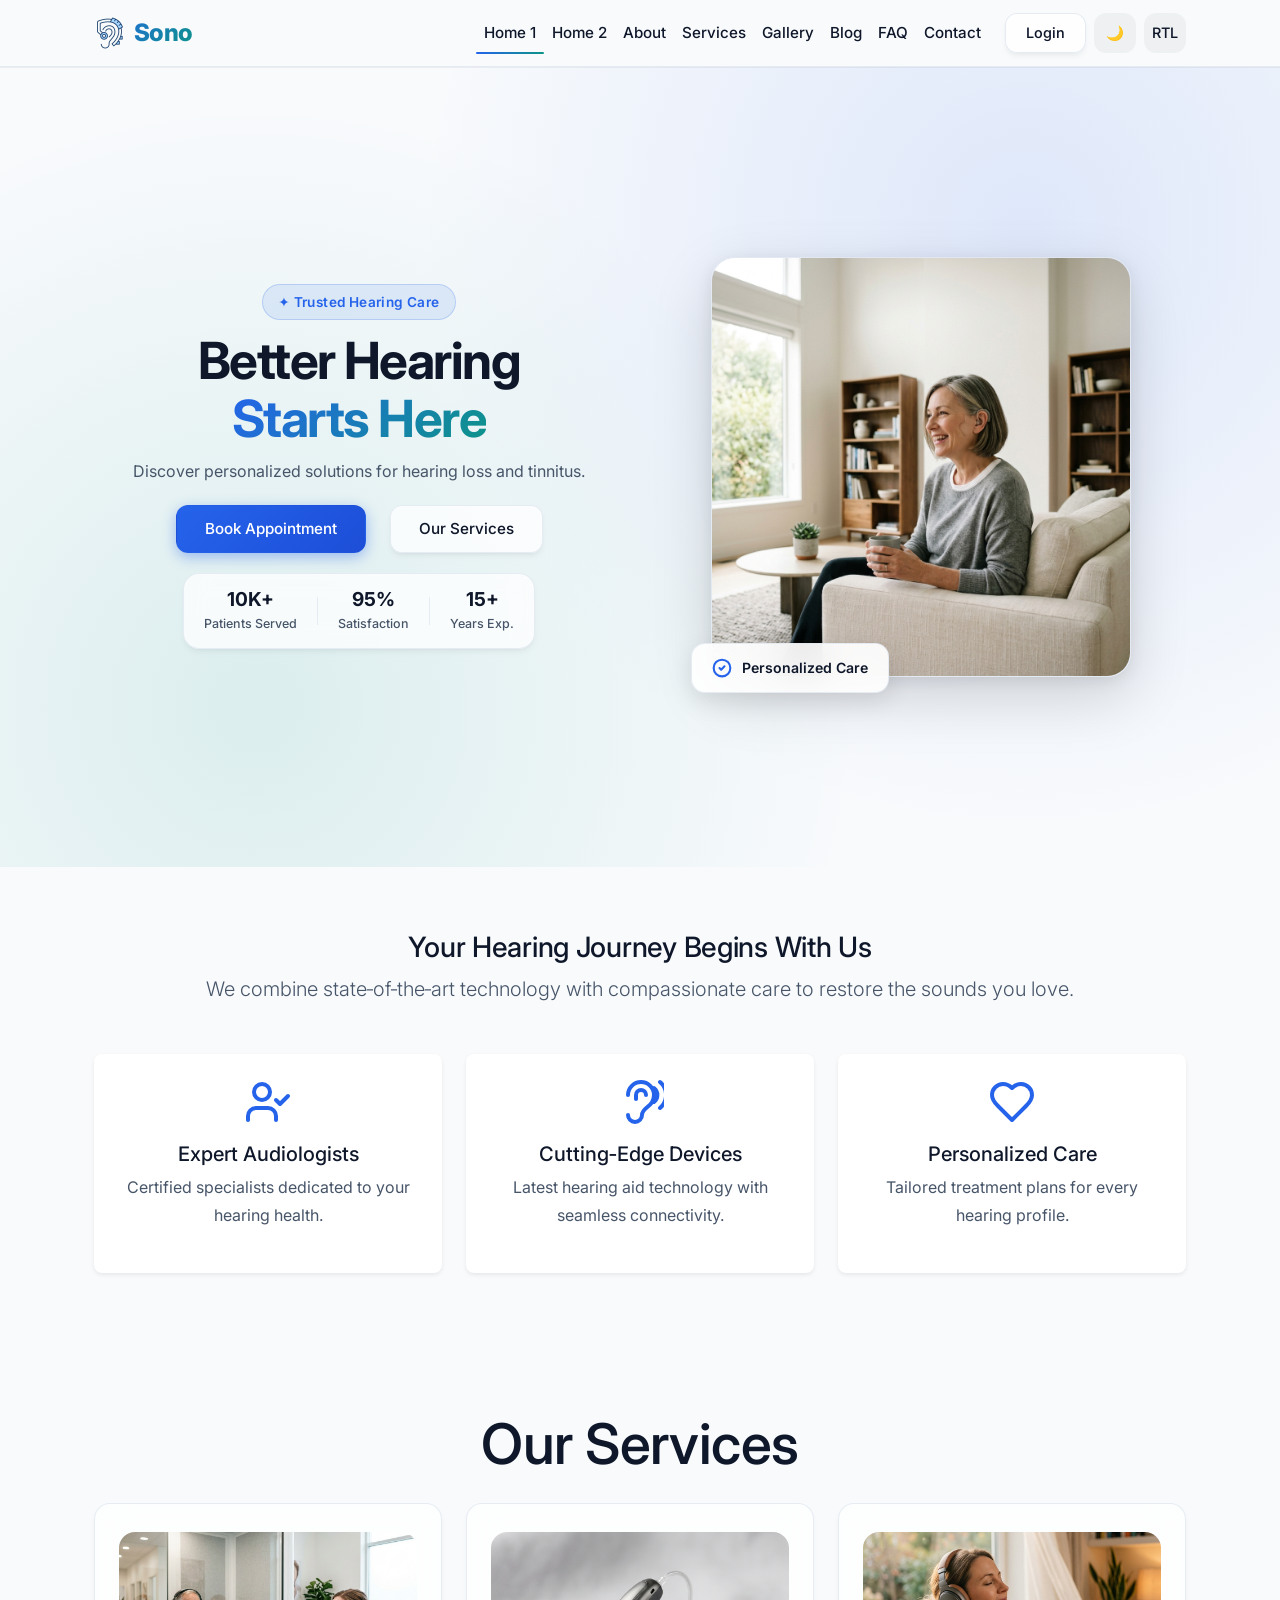
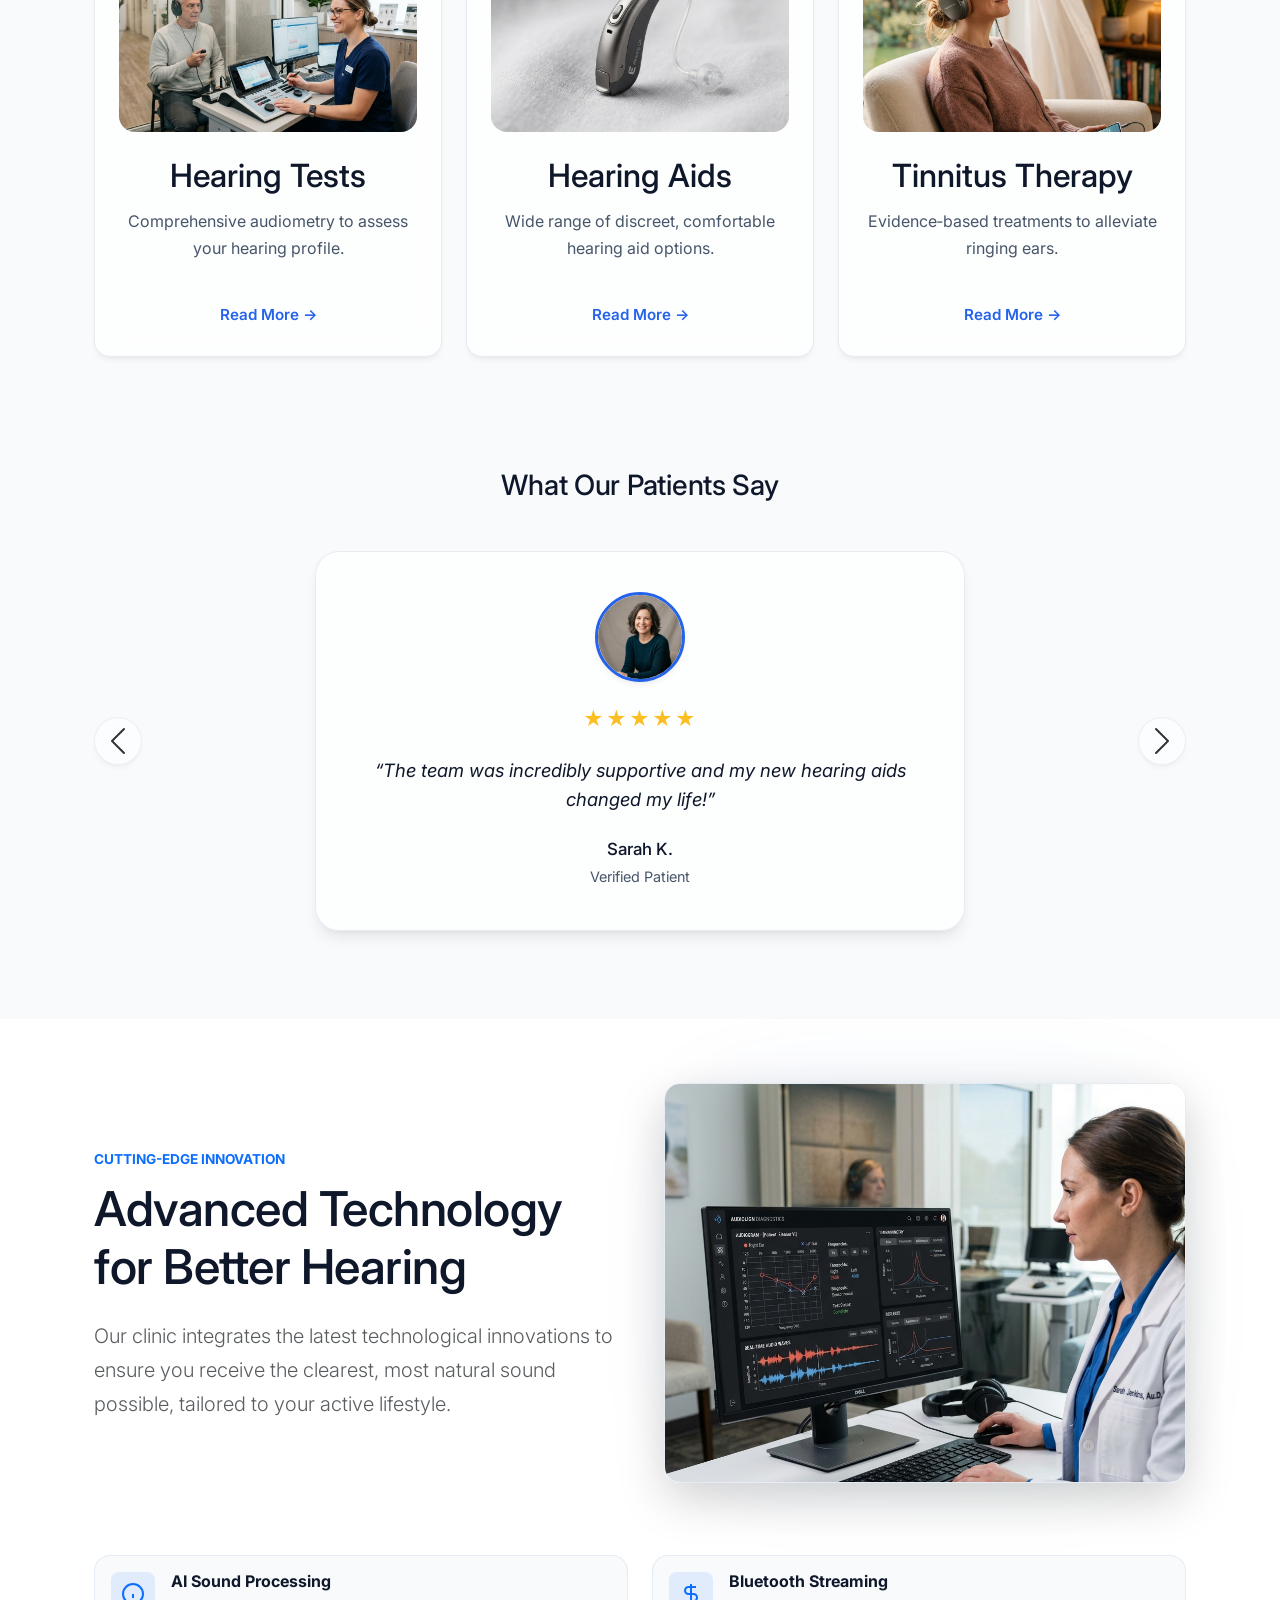
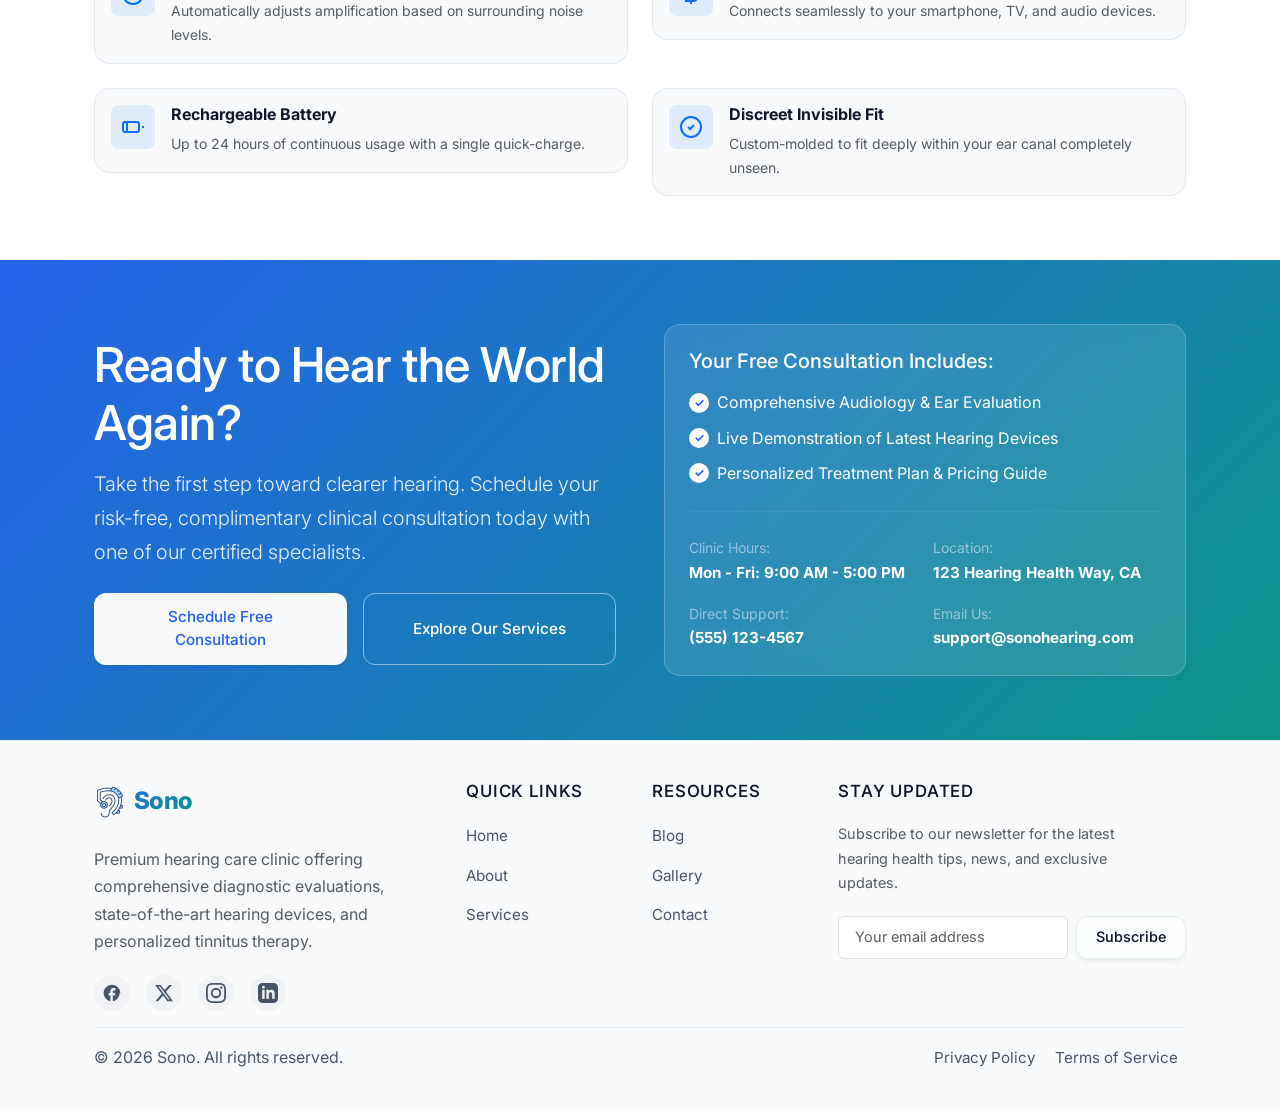
<file: index.html>
<!DOCTYPE html>
<html lang="en" data-theme="light">

<head>
  <meta charset="UTF-8">
  <meta http-equiv="X-UA-Compatible" content="IE=edge">
  <meta name="viewport" content="width=device-width, initial-scale=1.0">
  <title>Sono - Premium Hearing Care</title>
  <meta name="description"
    content="Learn about hearing loss types, device options, and tinnitus treatment. Book your first appointment today.">
  <!-- Favicon -->
  <link rel="icon" type="image/png" href="assets/images/favicon.png">
  <!-- Bootstrap 5 CSS -->
  <link href="https://cdn.jsdelivr.net/npm/bootstrap@5.3.2/dist/css/bootstrap.min.css" rel="stylesheet">
  <!-- Custom Styles -->
  <link href="assets/css/style.css" rel="stylesheet">
  <link href="assets/css/dark-mode.css" rel="stylesheet" id="dark-mode-stylesheet" disabled>
  <link href="assets/css/rtl.css" rel="stylesheet" id="rtl-stylesheet" disabled>
  <link href="https://fonts.googleapis.com/css2?family=Inter:wght@400;500;600&display=swap" rel="stylesheet">
  <!-- Structured Data -->
  <script type="application/ld+json">
  {
    "@context": "https://schema.org",
    "@type": "MedicalBusiness",
    "name": "Sono - Premium Hearing Care",
    "description": "Premium hearing care clinic offering comprehensive diagnostic evaluations, state-of-the-art hearing devices, and personalized tinnitus therapy.",
    "url": "https://example.com",
    "telephone": "(555) 123-4567",
    "priceRange": "$$",
    "image": "https://example.com/assets/images/hero.png",
    "address": {
      "@type": "PostalAddress",
      "streetAddress": "123 Hearing Health Way",
      "addressLocality": "Hearingville",
      "addressRegion": "CA",
      "postalCode": "12345",
      "addressCountry": "US"
    },
    "openingHoursSpecification": {
      "@type": "OpeningHoursSpecification",
      "dayOfWeek": [
        "Monday",
        "Tuesday",
        "Wednesday",
        "Thursday",
        "Friday"
      ],
      "opens": "09:00",
      "closes": "17:00"
    },
    "sameAs": [
      "https://facebook.com/sonohearing",
      "https://x.com/sonohearing",
      "https://instagram.com/sonohearing",
      "https://linkedin.com/company/sonohearing"
    ]
  }
  </script>
  <script type="application/ld+json">
  {
    "@context": "https://schema.org",
    "@type": "Organization",
    "name": "Sono",
    "url": "https://example.com",
    "logo": "https://example.com/assets/images/hero.png",
    "sameAs": [
      "https://facebook.com/sonohearing",
      "https://x.com/sonohearing",
      "https://instagram.com/sonohearing",
      "https://linkedin.com/company/sonohearing"
    ]
  }
  </script>
</head>

<body>
  <!-- Skip to Content Link (Accessibility) -->
  <a href="#main-content" class="skip-to-content">Skip to main content</a>
  <!-- Header -->
  <header class="navbar navbar-expand-lg sticky-top bg-white bg-opacity-75">
    <div class="container d-flex align-items-center">
      <a href="index.html" class="logo">
        <img src="assets/images/new_logo.png" alt="Sono Logo" class="logo-icon">
        Sono
      </a>
      <button class="navbar-toggler ms-auto" type="button" data-bs-toggle="collapse" data-bs-target="#nav-menu"
        aria-controls="nav-menu" aria-expanded="false" aria-label="Toggle navigation">
        <span class="navbar-toggler-icon"></span>
      </button>
      <nav class="collapse navbar-collapse justify-content-end" id="nav-menu">
        <ul class="navbar-nav mb-2 mb-lg-0 align-items-center">
          <li class="nav-item"><a class="nav-link active" href="index.html">Home 1</a></li>
          <li class="nav-item"><a class="nav-link" href="home2.html">Home 2</a></li>
          <li class="nav-item"><a class="nav-link" href="about.html">About</a></li>
          <li class="nav-item"><a class="nav-link" href="services.html">Services</a></li>
          <li class="nav-item"><a class="nav-link" href="gallery.html">Gallery</a></li>
          <li class="nav-item"><a class="nav-link" href="blog.html">Blog</a></li>
          <li class="nav-item"><a class="nav-link" href="faq.html">FAQ</a></li>
          <li class="nav-item"><a class="nav-link" href="contact.html">Contact</a></li>
        </ul>
        <div class="d-flex align-items-center gap-2 ms-lg-3 mt-3 mt-lg-0 header-actions">
          <a href="login.html" class="btn btn-secondary">Login</a>
          <button class="btn btn-link icon-btn m-0" id="theme-toggle" aria-label="Toggle dark/light theme">🌙</button>
          <button class="btn btn-link icon-btn m-0" id="rtl-toggle" aria-label="Toggle RTL">↔️</button>
        </div>
      </nav>
    </div>
  </header>
  <main id="main-content">
    <!-- Hero: Premium Split Layout (Home 1) -->
    <section class="home2-hero">
      <div class="container">
        <div class="home2-hero-grid">
          <!-- Left: Text Content -->
          <div class="home2-hero-content">
            <span class="home2-hero-badge">✦ Trusted Hearing Care</span>
            <h1 class="home2-hero-title">Better Hearing<br><span class="home2-hero-accent">Starts Here</span></h1>
            <p class="home2-hero-desc">Discover personalized solutions for hearing loss and tinnitus.</p>
            <div class="home2-hero-cta">
              <a href="contact.html" class="btn btn-primary">Book Appointment</a>
              <a href="services.html" class="btn btn-secondary">Our Services</a>
            </div>
            <!-- Trust Stats -->
            <div class="home2-hero-stats">
              <div class="home2-hero-stat">
                <span class="home2-hero-stat-number">10K+</span>
                <span class="home2-hero-stat-label">Patients Served</span>
              </div>
              <div class="home2-hero-stat-divider"></div>
              <div class="home2-hero-stat">
                <span class="home2-hero-stat-number">95%</span>
                <span class="home2-hero-stat-label">Satisfaction</span>
              </div>
              <div class="home2-hero-stat-divider"></div>
              <div class="home2-hero-stat">
                <span class="home2-hero-stat-number">15+</span>
                <span class="home2-hero-stat-label">Years Exp.</span>
              </div>
            </div>
          </div>
          <!-- Right: Image -->
          <div class="home2-hero-image-wrap">
            <div class="home2-hero-image-container">
              <img src="assets/images/hero.png" alt="Calm adult wearing a hearing aid" class="home2-hero-img"
                loading="lazy">
              <!-- Floating card -->
              <div class="home2-hero-float-card">
                <svg width="20" height="20" viewBox="0 0 24 24" fill="none" stroke="#2563eb" stroke-width="2.5"
                  stroke-linecap="round" stroke-linejoin="round">
                  <path d="m9 12 2 2 4-4" />
                  <circle cx="12" cy="12" r="10" />
                </svg>
                <span>Personalized Care</span>
              </div>
            </div>
            <!-- Decorative glow -->
            <div class="home2-hero-glow"></div>
          </div>
        </div>
      </div>
    </section>

    <!-- Intro & Benefits Section -->
    <section class="py-5 bg-light text-center">
      <div class="container">
        <div class="mb-5">
          <h2 class="h3">Your Hearing Journey Begins With Us</h2>
          <p class="lead mb-0">We combine state‑of‑the‑art technology with compassionate care to restore the sounds you
            love.</p>
        </div>
        <div class="row text-center">
          <div class="col-md-4 mb-4">
            <div class="bg-white p-4 rounded-3 shadow-sm h-100 d-flex flex-column align-items-center">
              <svg width="48" height="48" viewBox="0 0 24 24" fill="none" stroke="var(--primary)" stroke-width="2"
                stroke-linecap="round" stroke-linejoin="round" class="mb-3">
                <path d="M16 21v-2a4 4 0 0 0-4-4H6a4 4 0 0 0-4 4v2"></path>
                <circle cx="9" cy="7" r="4"></circle>
                <path d="m16 11 2 2 4-4"></path>
              </svg>
              <h3 class="h5">Expert Audiologists</h3>
              <p>Certified specialists dedicated to your hearing health.</p>
            </div>
          </div>
          <div class="col-md-4 mb-4">
            <div class="bg-white p-4 rounded-3 shadow-sm h-100 d-flex flex-column align-items-center">
              <svg width="48" height="48" viewBox="0 0 24 24" fill="none" stroke="var(--primary)" stroke-width="2"
                stroke-linecap="round" stroke-linejoin="round" class="mb-3">
                <path d="M6 8.5a6.5 6.5 0 1 1 13 0c0 6-6 6-6 10a3.5 3.5 0 1 1-7 0"></path>
                <path d="M15 8.5a2.5 2.5 0 0 0-5 0v2"></path>
                <path d="M19 5a4.5 4.5 0 0 1 0 7"></path>
                <path d="M22 2a8.5 8.5 0 0 1 0 13"></path>
              </svg>
              <h3 class="h5">Cutting‑Edge Devices</h3>
              <p>Latest hearing aid technology with seamless connectivity.</p>
            </div>
          </div>
          <div class="col-md-4 mb-4">
            <div class="bg-white p-4 rounded-3 shadow-sm h-100 d-flex flex-column align-items-center">
              <svg width="48" height="48" viewBox="0 0 24 24" fill="none" stroke="var(--primary)" stroke-width="2"
                stroke-linecap="round" stroke-linejoin="round" class="mb-3">
                <path
                  d="M19 14c1.49-1.46 3-3.21 3-5.5A5.5 5.5 0 0 0 16.5 3c-1.76 0-3 .5-4.5 2-1.5-1.5-2.74-2-4.5-2A5.5 5.5 0 0 0 2 8.5c0 2.3 1.5 4.05 3 5.5l7 7Z">
                </path>
              </svg>
              <h3 class="h5">Personalized Care</h3>
              <p>Tailored treatment plans for every hearing profile.</p>
            </div>
          </div>
        </div>
      </div>
    </section>

    <!-- Services Overview (already present) -->
    <section class="services-overview container py-5">
      <h2 class="text-center mb-4">Our Services</h2>
      <div class="row g-4">
        <div class="col-lg-4 col-md-6 col-sm-12">
          <div class="card glass h-100">
            <div class="card-body text-center">
              <img src="assets/images/hearing_test_service.png" alt="Hearing Tests" class="img-fluid rounded-4 mb-4" style="height: 200px; width: 100%; object-fit: cover;">
              <h3 class="card-title">Hearing Tests</h3>
              <p class="card-text">Comprehensive audiometry to assess your hearing profile.</p>
              <a href="service-details.html#hearing-tests" class="link text-primary">Read More →</a>
            </div>
          </div>
        </div>
        <div class="col-lg-4 col-md-6 col-sm-12">
          <div class="card glass h-100">
            <div class="card-body text-center">
              <img src="assets/images/hearing_aid_service.png" alt="Hearing Aids" class="img-fluid rounded-4 mb-4" style="height: 200px; width: 100%; object-fit: cover;">
              <h3 class="card-title">Hearing Aids</h3>
              <p class="card-text">Wide range of discreet, comfortable hearing aid options.</p>
              <a href="service-details.html#hearing-aids" class="link text-primary">Read More →</a>
            </div>
          </div>
        </div>
        <div class="col-lg-4 col-md-6 col-sm-12 mx-auto">
          <div class="card glass h-100">
            <div class="card-body text-center">
              <img src="assets/images/tinnitus_therapy_service.png" alt="Tinnitus Therapy" class="img-fluid rounded-4 mb-4" style="height: 200px; width: 100%; object-fit: cover;">
              <h3 class="card-title">Tinnitus Therapy</h3>
              <p class="card-text">Evidence‑based treatments to alleviate ringing ears.</p>
              <a href="service-details.html#tinnitus-therapy" class="link text-primary">Read More →</a>
            </div>
          </div>
        </div>
      </div>
    </section>

    <!-- Testimonials Carousel -->
    <section class="py-5 bg-light">
      <div class="container">
        <h2 class="h3 text-center mb-4">What Our Patients Say</h2>
        <div id="testimonialCarousel" class="carousel slide" data-bs-ride="carousel">
          <div class="carousel-inner">
            <div class="carousel-item active">
              <div class="testimonial-card">
                <img src="assets/images/sarah_k.png" alt="Sarah K." class="testimonial-avatar" loading="lazy">
                <div class="testimonial-stars" aria-label="5 out of 5 stars">★★★★★</div>
                <p class="testimonial-text">“The team was incredibly supportive and my new hearing aids changed my
                  life!”</p>
                <div class="testimonial-author">Sarah K.</div>
                <div class="testimonial-role">Verified Patient</div>
              </div>
            </div>
            <div class="carousel-item">
              <div class="testimonial-card">
                <img src="assets/images/mark_t.png" alt="Mark T." class="testimonial-avatar" loading="lazy">
                <div class="testimonial-stars" aria-label="5 out of 5 stars">★★★★★</div>
                <p class="testimonial-text">“Professional, friendly, and the technology is top‑notch.”</p>
                <div class="testimonial-author">Mark T.</div>
                <div class="testimonial-role">Verified Patient</div>
              </div>
            </div>
            <div class="carousel-item">
              <div class="testimonial-card">
                <img src="assets/images/lina_p.png" alt="Lina P." class="testimonial-avatar" loading="lazy">
                <div class="testimonial-stars" aria-label="5 out of 5 stars">★★★★★</div>
                <p class="testimonial-text">“I finally enjoy quiet evenings again thanks to the tinnitus program.”</p>
                <div class="testimonial-author">Lina P.</div>
                <div class="testimonial-role">Tinnitus Therapy Patient</div>
              </div>
            </div>
            <div class="carousel-item">
              <div class="testimonial-card">
                <img src="assets/images/john_doe.png" alt="John Doe" class="testimonial-avatar" loading="lazy">
                <div class="testimonial-stars" aria-label="5 out of 5 stars">★★★★★</div>
                <p class="testimonial-text">“The adjustment period was so easy with their support. Now I can participate in family dinners without straining.”</p>
                <div class="testimonial-author">John Doe</div>
                <div class="testimonial-role">Hearing Aid User</div>
              </div>
            </div>
            <div class="carousel-item">
              <div class="testimonial-card">
                <img src="assets/images/emily_lee.png" alt="Emily Lee" class="testimonial-avatar" loading="lazy">
                <div class="testimonial-stars" aria-label="5 out of 5 stars">★★★★★</div>
                <p class="testimonial-text">“As a musician, preserving my hearing is crucial. The custom ear protection and advice they provided is second to none.”</p>
                <div class="testimonial-author">Emily Lee</div>
                <div class="testimonial-role">Musician</div>
              </div>
            </div>
          </div>
          <!-- Carousel Controls -->
          <button class="carousel-control-prev" type="button" data-bs-target="#testimonialCarousel" data-bs-slide="prev">
            <span class="carousel-control-prev-icon" aria-hidden="true"></span>
            <span class="visually-hidden">Previous</span>
          </button>
          <button class="carousel-control-next" type="button" data-bs-target="#testimonialCarousel" data-bs-slide="next">
            <span class="carousel-control-next-icon" aria-hidden="true"></span>
            <span class="visually-hidden">Next</span>
          </button>
        </div>
      </div>
    </section>

    <!-- Advanced Technology Section -->
    <section class="py-5 bg-white">
      <div class="container">
        <!-- Row 1: Heading and Image parallel -->
        <div class="row align-items-center g-5">
          <div class="col-lg-6">
            <span class="text-primary fw-bold text-uppercase tracking-wider" style="font-size: 0.85rem;">Cutting-Edge
              Innovation</span>
            <h2 class="display-5 fw-bold mt-2 mb-4" style="line-height: 1.2;">Advanced Technology for Better Hearing
            </h2>
            <p class="lead text-muted mb-0">Our clinic integrates the latest technological innovations to ensure you
              receive the clearest, most natural sound possible, tailored to your active lifestyle.</p>
          </div>
          <div class="col-lg-6">
            <div class="position-relative">
              <div class="tech-img-bg-blur"></div>
              <img src="assets/images/hearing_technology.png"
                alt="Advanced audiogram and digital diagnostics tools at Sono"
                class="img-fluid rounded-4 shadow-lg position-relative"
                style="z-index: 2; border: 1px solid var(--card-border); max-height: 400px; width: 100%; object-fit: cover;">
            </div>
          </div>
        </div>

        <!-- Row 2: 4 Points in a 2x2 Grid with proper spacing below -->
        <div class="row row-cols-1 row-cols-md-2 g-4 mt-5">
          <!-- Feature 1 -->
          <div class="col">
            <div class="d-flex align-items-start gap-3 p-3 rounded-4" style="background: var(--bg-light); border: 1px solid var(--card-border);">
              <div class="tech-icon-wrapper text-primary bg-primary bg-opacity-10 p-2 rounded-3 flex-shrink-0" style="width: 44px; height: 44px;">
                <svg width="24" height="24" fill="none" stroke="currentColor" stroke-width="2" viewBox="0 0 24 24">
                  <circle cx="12" cy="12" r="10" />
                  <path d="M12 16v-4m0-4h.01" />
                </svg>
              </div>
              <div>
                <h4 class="h6 fw-bold mb-2" style="color: var(--text);">AI Sound Processing</h4>
                <p class="small text-muted mb-0">Automatically adjusts amplification based on surrounding noise
                  levels.</p>
              </div>
            </div>
          </div>
          <!-- Feature 2 -->
          <div class="col">
            <div class="d-flex align-items-start gap-3 p-3 rounded-4" style="background: var(--bg-light); border: 1px solid var(--card-border);">
              <div class="tech-icon-wrapper text-primary bg-primary bg-opacity-10 p-2 rounded-3 flex-shrink-0" style="width: 44px; height: 44px;">
                <svg width="24" height="24" fill="none" stroke="currentColor" stroke-width="2" viewBox="0 0 24 24">
                  <path d="M12 2v20M17 5H9.5a3.5 3.5 0 0 0 0 7h5a3.5 3.5 0 0 1 0 7H6" />
                </svg>
              </div>
              <div>
                <h4 class="h6 fw-bold mb-2" style="color: var(--text);">Bluetooth Streaming</h4>
                <p class="small text-muted mb-0">Connects seamlessly to your smartphone, TV, and audio devices.</p>
              </div>
            </div>
          </div>
          <!-- Feature 3 -->
          <div class="col">
            <div class="d-flex align-items-start gap-3 p-3 rounded-4" style="background: var(--bg-light); border: 1px solid var(--card-border);">
              <div class="tech-icon-wrapper text-primary bg-primary bg-opacity-10 p-2 rounded-3 flex-shrink-0" style="width: 44px; height: 44px;">
                <svg width="24" height="24" fill="none" stroke="currentColor" stroke-width="2" viewBox="0 0 24 24">
                  <rect x="2" y="7" width="16" height="10" rx="2" ry="2" />
                  <path d="M22 11v2M6 7v10" />
                </svg>
              </div>
              <div>
                <h4 class="h6 fw-bold mb-2" style="color: var(--text);">Rechargeable Battery</h4>
                <p class="small text-muted mb-0">Up to 24 hours of continuous usage with a single quick-charge.</p>
              </div>
            </div>
          </div>
          <!-- Feature 4 -->
          <div class="col">
            <div class="d-flex align-items-start gap-3 p-3 rounded-4" style="background: var(--bg-light); border: 1px solid var(--card-border);">
              <div class="tech-icon-wrapper text-primary bg-primary bg-opacity-10 p-2 rounded-3 flex-shrink-0" style="width: 44px; height: 44px;">
                <svg width="24" height="24" fill="none" stroke="currentColor" stroke-width="2" viewBox="0 0 24 24">
                  <circle cx="12" cy="12" r="10" />
                  <path d="m9 12 2 2 4-4" />
                </svg>
              </div>
              <div>
                <h4 class="h6 fw-bold mb-2" style="color: var(--text);">Discreet Invisible Fit</h4>
                <p class="small text-muted mb-0">Custom-molded to fit deeply within your ear canal completely
                  unseen.</p>
              </div>
            </div>
          </div>
        </div>
      </div>
    </section>

    <!-- Last CTA Section with consultation details, operating hours, & contact details -->
    <section class="py-5 text-white" style="background: linear-gradient(135deg, var(--primary), var(--secondary));">
      <div class="container">
        <div class="row align-items-center g-5 text-start">
          <div class="col-lg-6">
            <h2 class="display-5 fw-bold text-white mb-3" style="line-height: 1.2;">Ready to Hear the World Again?</h2>
            <p class="lead mb-4 text-white bg-opacity-90" style="opacity: 0.9;">Take the first step toward clearer
              hearing. Schedule your risk-free, complimentary clinical consultation today with one of our certified
              specialists.</p>

            <div class="row g-3" style="max-width: 600px;">
              <div class="col-sm-6 d-flex">
                <a href="contact.html" class="btn btn-light btn-lg shadow-sm w-100 d-flex align-items-center justify-content-center"
                  style="font-weight: 600; color: var(--primary);">Schedule Free Consultation</a>
              </div>
              <div class="col-sm-6 d-flex">
                <a href="services.html" class="btn btn-outline-light btn-lg w-100 d-flex align-items-center justify-content-center" 
                  style="font-weight: 600;">Explore Our Services</a>
              </div>
            </div>
          </div>

          <div class="col-lg-6">
            <div class="cta-info-box p-4 rounded-4"
              style="background: rgba(255, 255, 255, 0.1); border: 1px solid rgba(255, 255, 255, 0.2); backdrop-filter: blur(10px); -webkit-backdrop-filter: blur(10px);">
              <h3 class="h5 fw-bold text-white mb-3">Your Free Consultation Includes:</h3>
              <ul class="list-unstyled mb-4">
                <li class="mb-2 d-flex align-items-center gap-2">
                  <span
                    class="rounded-circle d-flex align-items-center justify-content-center flex-shrink-0"
                    style="width: 20px; height: 20px; font-size: 0.75rem; background: #ffffff; color: var(--primary); font-weight: bold;">✓</span>
                  Comprehensive Audiology & Ear Evaluation
                </li>
                <li class="mb-2 d-flex align-items-center gap-2">
                  <span
                    class="rounded-circle d-flex align-items-center justify-content-center flex-shrink-0"
                    style="width: 20px; height: 20px; font-size: 0.75rem; background: #ffffff; color: var(--primary); font-weight: bold;">✓</span>
                  Live Demonstration of Latest Hearing Devices
                </li>
                <li class="mb-2 d-flex align-items-center gap-2">
                  <span
                    class="rounded-circle d-flex align-items-center justify-content-center flex-shrink-0"
                    style="width: 20px; height: 20px; font-size: 0.75rem; background: #ffffff; color: var(--primary); font-weight: bold;">✓</span>
                  Personalized Treatment Plan & Pricing Guide
                </li>
              </ul>

              <hr style="border-color: rgba(255,255,255,0.2); margin: 1.5rem 0;">

              <div class="row g-3">
                <div class="col-sm-6">
                  <div class="small text-white-50">Clinic Hours:</div>
                  <div class="fw-bold" style="font-size: 0.95rem;">Mon - Fri: 9:00 AM - 5:00 PM</div>
                </div>
                <div class="col-sm-6">
                  <div class="small text-white-50">Location:</div>
                  <div class="fw-bold" style="font-size: 0.95rem;">123 Hearing Health Way, CA</div>
                </div>
                <div class="col-sm-6">
                  <div class="small text-white-50">Direct Support:</div>
                  <div class="fw-bold" style="font-size: 0.95rem;">(555) 123-4567</div>
                </div>
                <div class="col-sm-6">
                  <div class="small text-white-50">Email Us:</div>
                  <div class="fw-bold text-break" style="font-size: 0.95rem; word-break: break-word;">support@sonohearing.com</div>
                </div>
              </div>
            </div>
          </div>
        </div>
      </div>
    </section>
  </main>
  <!-- Footer -->
  <footer class="footer bg-light py-4 mt-auto">
    <div class="container">
      <div class="row">
        <div class="col-lg-4 col-md-6 mb-4 mb-lg-0">
          <a href="index.html" class="logo">
            <img src="assets/images/new_logo.png" alt="Sono Logo" class="logo-icon">
            Sono
          </a>
          <p class="mt-2 text-muted" style="max-width: 320px;">
            Premium hearing care clinic offering comprehensive diagnostic evaluations, state-of-the-art hearing devices,
            and personalized tinnitus therapy.
          </p>
          <div class="d-flex gap-3 mt-3 social-icons">
            <a href="#" class="social-icon" aria-label="Facebook">
              <svg width="20" height="20" fill="currentColor" viewBox="0 0 24 24">
                <path
                  d="M22 12c0-5.52-4.48-10-10-10S2 6.48 2 12c0 4.84 3.44 8.87 8 9.8V15H8v-3h2V9.5C10 7.57 11.57 6 13.5 6H16v3h-2c-.55 0-1 .45-1 1v2h3v3h-3v6.95c4.56-.93 8-4.96 8-9.75z" />
              </svg>
            </a>
            <a href="#" class="social-icon" aria-label="X (formerly Twitter)">
              <svg width="20" height="20" fill="currentColor" viewBox="0 0 24 24">
                <path
                  d="M18.244 2.25h3.308l-7.227 8.26 8.502 11.24H16.17l-5.214-6.817L4.99 21.75H1.68l7.73-8.835L1.254 2.25H8.08l4.713 6.231zm-1.161 17.52h1.833L7.084 4.126H5.117z" />
              </svg>
            </a>
            <a href="#" class="social-icon" aria-label="Instagram">
              <svg width="20" height="20" fill="currentColor" viewBox="0 0 24 24">
                <path
                  d="M12 2.163c3.204 0 3.584.012 4.85.07 3.252.148 4.771 1.691 4.919 4.919.058 1.265.069 1.645.069 4.849 0 3.205-.012 3.584-.069 4.849-.149 3.225-1.664 4.771-4.919 4.919-1.266.058-1.644.07-4.85.07-3.204 0-3.584-.012-4.849-.07-3.26-.149-4.771-1.699-4.919-4.92-.058-1.265-.07-1.644-.07-4.849 0-3.204.013-3.583.07-4.849.149-3.227 1.664-4.771 4.919-4.919 1.266-.057 1.645-.069 4.849-.069zM12 0C8.741 0 8.333.014 7.053.072 2.695.272.273 2.69.073 7.051.014 8.333 0 8.741 0 12c0 3.259.014 3.668.072 4.948.2 4.358 2.618 6.78 6.98 6.98 1.281.058 1.689.072 4.948.072 3.259 0 3.668-.014 4.948-.072 4.354-.2 6.782-2.618 6.979-6.98.059-1.28.073-1.689.073-4.948 0-3.259-.014-3.667-.072-4.947-.196-4.354-2.617-6.78-6.979-6.98C15.668.014 15.259 0 12 0zm0 5.838a6.162 6.162 0 100 12.324 6.162 6.162 0 000-12.324zM12 16a4 4 0 110-8 4 4 0 010 8zm6.406-11.845a1.44 1.44 0 100 2.881 1.44 1.44 0 000-2.881z" />
              </svg>
            </a>
            <a href="#" class="social-icon" aria-label="LinkedIn">
              <svg width="20" height="20" fill="currentColor" viewBox="0 0 24 24">
                <path
                  d="M19 0h-14c-2.761 0-5 2.239-5 5v14c0 2.761 2.239 5 5 5h14c2.762 0 5-2.239 5-5v-14c0-2.761-2.238-5-5-5zm-11 19h-3v-11h3v11zm-1.5-12.268c-.966 0-1.75-.79-1.75-1.764s.784-1.764 1.75-1.764 1.75.79 1.75 1.764-.783 1.764-1.75 1.764zm13.5 12.268h-3v-5.604c0-3.368-4-3.113-4 0v5.604h-3v-11h3v1.765c1.396-2.586 7-2.777 7 2.476v6.759z" />
              </svg>
            </a>
          </div>
        </div>
        <div class="col-lg-2 col-md-6 mb-4 mb-lg-0">
          <h5>Quick Links</h5>
          <ul class="list-unstyled">
            <li><a href="index.html" class="text-decoration-none">Home</a></li>
            <li><a href="about.html" class="text-decoration-none">About</a></li>
            <li><a href="services.html" class="text-decoration-none">Services</a></li>
          </ul>
        </div>
        <div class="col-lg-2 col-md-6 mb-4 mb-lg-0">
          <h5>Resources</h5>
          <ul class="list-unstyled">
            <li><a href="blog.html" class="text-decoration-none">Blog</a></li>
            <li><a href="gallery.html" class="text-decoration-none">Gallery</a></li>
            <li><a href="contact.html" class="text-decoration-none">Contact</a></li>
          </ul>
        </div>
        <div class="col-lg-4 col-md-6 mb-4 mb-lg-0">
          <h5>Stay Updated</h5>
          <p class="text-muted" style="font-size: 0.9rem; max-width: 320px;">
            Subscribe to our newsletter for the latest hearing health tips, news, and exclusive updates.
          </p>
          <form action="https://formspree.io/f/your-form-id" method="POST" class="d-flex gap-2">
            <input type="email" name="email" placeholder="Your email address" required aria-label="Email address"
              class="form-control" style="font-size: 0.9rem; padding: 0.6rem 1rem;">
            <button type="submit" class="btn btn-secondary"
              style="padding: 0.6rem 1.2rem; font-size: 0.9rem; white-space: nowrap;">Subscribe</button>
          </form>
        </div>
      </div>
      <div class="bottom-bar text-center mt-3">
        <p class="mb-0">&copy; 2026 Sono. All rights reserved.</p>
        <ul class="list-inline">
          <li class="list-inline-item"><a href="#" class="text-decoration-none">Privacy Policy</a></li>
          <li class="list-inline-item"><a href="#" class="text-decoration-none">Terms of Service</a></li>
        </ul>
      </div>
      <button class="back-to-top" id="back-to-top" aria-label="Back to top">
        <svg width="24" height="24" viewBox="0 0 24 24">
          <polyline points="18 15 12 9 6 15"></polyline>
        </svg>
      </button>
    </div>
  </footer>

  <!-- Bootstrap Bundle JS -->
  <script src="https://cdn.jsdelivr.net/npm/bootstrap@5.3.2/dist/js/bootstrap.bundle.min.js"></script>
  <script src="assets/js/main.js"></script>
</body>

</html>
</file>
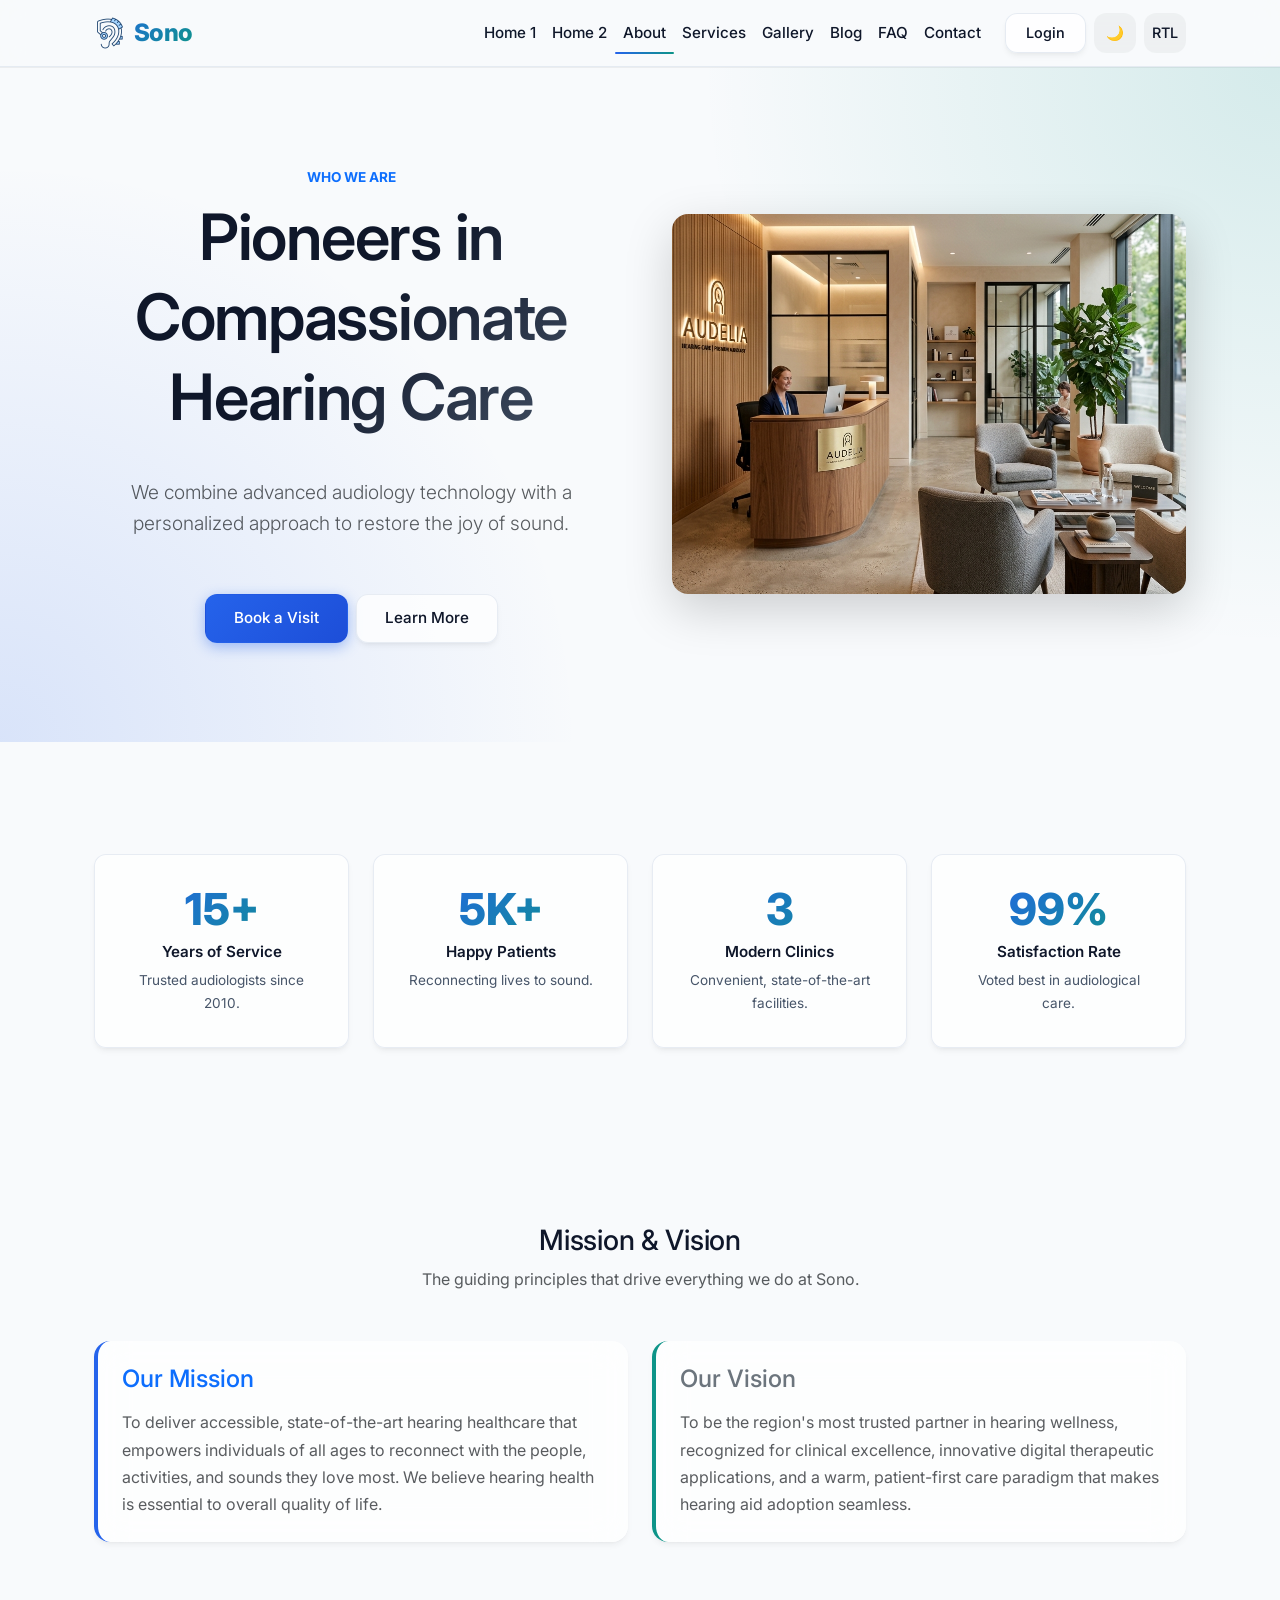
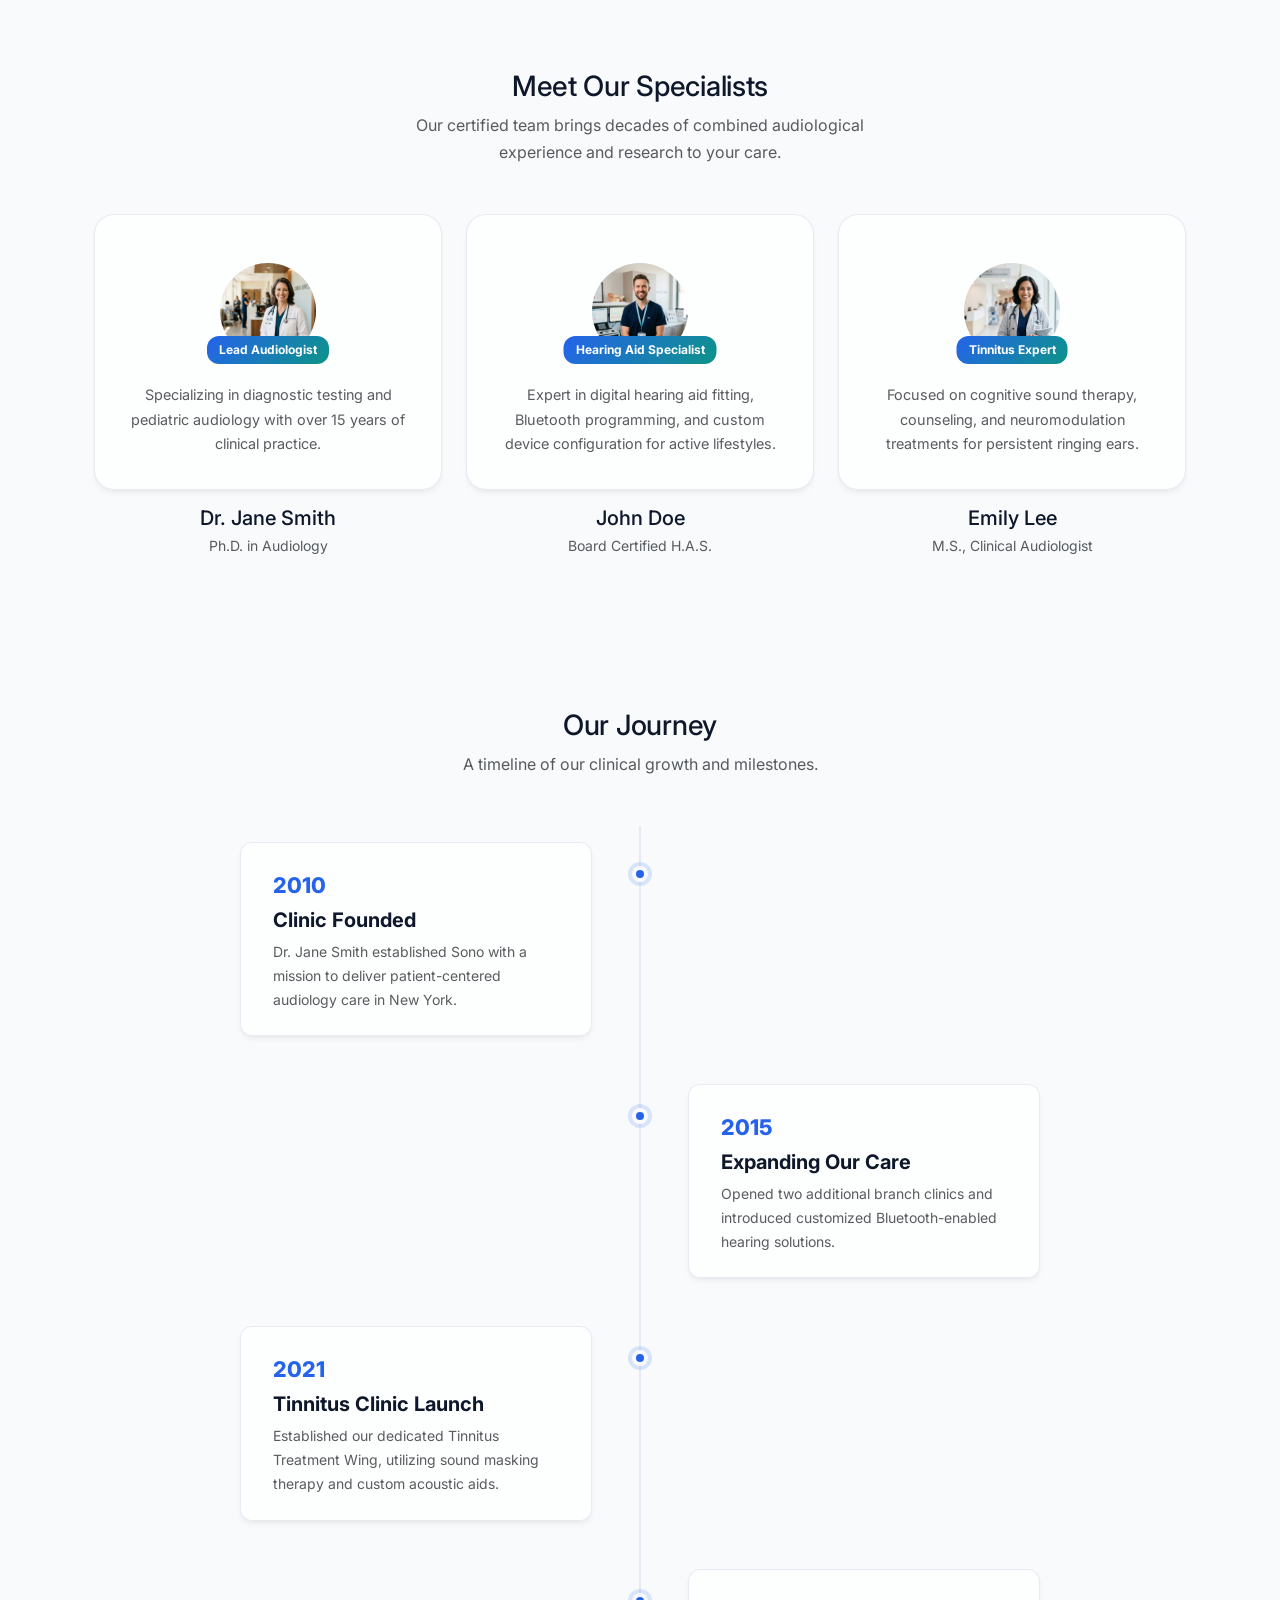
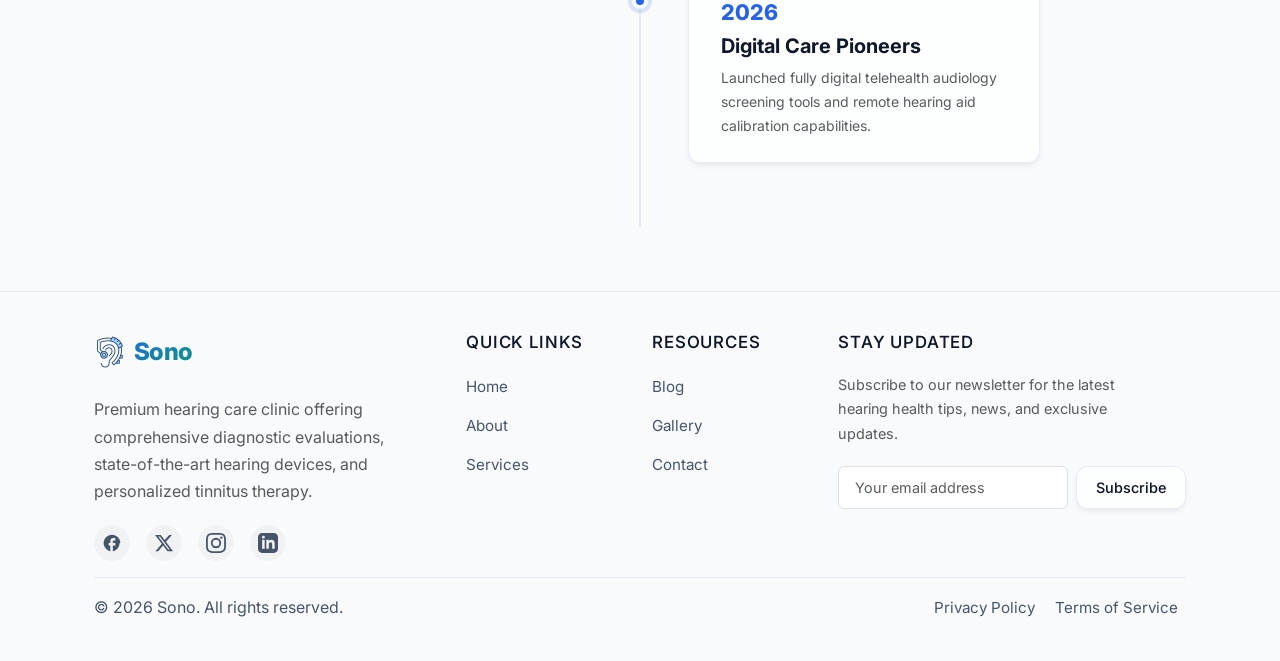
<file: about.html>
<!DOCTYPE html>
<html lang="en" data-theme="light">

<head>
  <meta charset="UTF-8">
  <meta name="viewport" content="width=device-width, initial-scale=1.0">
  <title>About - Sono</title>
  <meta name="description" content="Learn about our mission, team, and approach to hearing health.">
  <!-- Favicon -->
  <link rel="icon" type="image/png" href="assets/images/favicon.png">
  <link href="https://cdn.jsdelivr.net/npm/bootstrap@5.3.2/dist/css/bootstrap.min.css" rel="stylesheet">
  <link href="assets/css/style.css" rel="stylesheet">
  <link href="assets/css/dark-mode.css" rel="stylesheet" id="dark-mode-stylesheet" disabled>
  <link href="assets/css/rtl.css" rel="stylesheet" id="rtl-stylesheet" disabled>
  <link href="https://fonts.googleapis.com/css2?family=Inter:wght@400;500;600&display=swap" rel="stylesheet">
</head>

<body>
  <!-- Skip to Content Link (Accessibility) -->
  <a href="#main-content" class="skip-to-content">Skip to main content</a>
  <header class="navbar navbar-expand-lg sticky-top bg-white bg-opacity-75">
    <div class="container d-flex align-items-center">
      <a href="index.html" class="logo">
        <img src="assets/images/new_logo.png" alt="Sono Logo" class="logo-icon">
        Sono
      </a>
      <button class="navbar-toggler ms-auto" type="button" data-bs-toggle="collapse" data-bs-target="#nav-menu"
        aria-controls="nav-menu" aria-expanded="false" aria-label="Toggle navigation">
        <span class="navbar-toggler-icon"></span>
      </button>
      <nav class="collapse navbar-collapse justify-content-end" id="nav-menu">
        <ul class="navbar-nav mb-2 mb-lg-0 align-items-center">
          <li class="nav-item"><a class="nav-link" href="index.html">Home 1</a></li>
          <li class="nav-item"><a class="nav-link" href="home2.html">Home 2</a></li>
          <li class="nav-item"><a class="nav-link active" href="about.html">About</a></li>
          <li class="nav-item"><a class="nav-link" href="services.html">Services</a></li>
          <li class="nav-item"><a class="nav-link" href="gallery.html">Gallery</a></li>
          <li class="nav-item"><a class="nav-link" href="blog.html">Blog</a></li>
          <li class="nav-item"><a class="nav-link" href="faq.html">FAQ</a></li>
          <li class="nav-item"><a class="nav-link" href="contact.html">Contact</a></li>
        </ul>
        <div class="d-flex align-items-center gap-2 ms-lg-3 mt-3 mt-lg-0 header-actions">
          <a href="login.html" class="btn btn-secondary">Login</a>
          <button class="btn btn-link icon-btn m-0" id="theme-toggle" aria-label="Toggle dark/light theme">🌙</button>
          <button class="btn btn-link icon-btn m-0" id="rtl-toggle" aria-label="Toggle RTL">↔️</button>
        </div>
      </nav>
    </div>
  </header>
  <main id="main-content">
    <!-- Hero Section -->
    <section class="hero py-5">
      <div class="container">
        <div class="about-hero-grid">
          <div class="about-hero-text">
            <span class="text-primary fw-bold text-uppercase tracking-wider" style="font-size: 0.85rem;">Who We Are</span>
            <h1 class="display-4 fw-bold mt-2" style="line-height: 1.2;">Pioneers in Compassionate
              Hearing Care</h1>
            <p class="lead mt-3 text-muted">We combine advanced audiology technology with a personalized approach to restore the joy of sound.</p>
            <div class="cta-buttons mt-4 d-flex justify-content-center gap-2 w-100 px-3 px-sm-0">
              <a href="contact.html" class="btn btn-primary">Book a Visit</a>
              <a href="services.html" class="btn btn-secondary">Learn More</a>
            </div>
          </div>
          <div class="about-hero-image-wrapper">
            <img src="assets/images/clinic_reception.png" alt="Sono Audiology Center"
              class="img-fluid rounded-4 shadow-lg" style="max-height: 380px; width: 100%; object-fit: cover;">
          </div>
        </div>
      </div>
    </section>

    <!-- Statistics Highlight Section -->
    <section class="py-5 bg-light">
      <div class="container">
        <div class="stats-highlight-grid">
          <div class="stat-counter-card">
            <div class="stat-number">15+</div>
            <div class="stat-label">Years of Service</div>
            <div class="stat-desc">Trusted audiologists since 2010.</div>
          </div>
          <div class="stat-counter-card">
            <div class="stat-number">5K+</div>
            <div class="stat-label">Happy Patients</div>
            <div class="stat-desc">Reconnecting lives to sound.</div>
          </div>
          <div class="stat-counter-card">
            <div class="stat-number">3</div>
            <div class="stat-label">Modern Clinics</div>
            <div class="stat-desc">Convenient, state-of-the-art facilities.</div>
          </div>
          <div class="stat-counter-card">
            <div class="stat-number">99%</div>
            <div class="stat-label">Satisfaction Rate</div>
            <div class="stat-desc">Voted best in audiological care.</div>
          </div>
        </div>
      </div>
    </section>

    <!-- Mission & Vision Section -->
    <section class="py-5">
      <div class="container">
        <h2 class="h3 text-center mb-2">Mission & Vision</h2>
        <p class="text-center text-muted mb-5 mx-auto" style="max-width: 500px;">The guiding principles that drive everything we do at Sono.</p>
        <div class="row g-4 justify-content-center">
          <div class="col-md-6">
            <div class="card glass h-100 p-4"
              style="border-left: 4px solid var(--primary) !important; border-top: none !important; border-right: none !important; border-bottom: none !important; border-radius: 16px !important;">
              <h3 class="h4 fw-bold text-primary mb-3">Our Mission</h3>
              <p class="mb-0 text-muted">To deliver accessible, state-of-the-art hearing healthcare that empowers
                individuals of all ages to reconnect with the people, activities, and sounds they love most. We believe
                hearing health is essential to overall quality of life.</p>
            </div>
          </div>
          <div class="col-md-6">
            <div class="card glass h-100 p-4"
              style="border-left: 4px solid var(--secondary) !important; border-top: none !important; border-right: none !important; border-bottom: none !important; border-radius: 16px !important;">
              <h3 class="h4 fw-bold text-secondary mb-3">Our Vision</h3>
              <p class="mb-0 text-muted">To be the region's most trusted partner in hearing wellness, recognized for
                clinical excellence, innovative digital therapeutic applications, and a warm, patient-first care
                paradigm that makes hearing aid adoption seamless.</p>
            </div>
          </div>
        </div>
      </div>
    </section>

    <!-- Team Section -->
    <section class="py-5 bg-light">
      <div class="container">
        <h2 class="h3 text-center mb-2">Meet Our Specialists</h2>
        <p class="text-center text-muted mb-5 mx-auto" style="max-width: 500px;">Our certified team brings decades of
          combined audiological experience and research to your care.</p>
        <div class="row g-4 justify-content-center">
          <div class="col-lg-4 col-md-6 mb-4">
            <div class="team-specialist-wrapper text-center h-100 d-flex flex-column">
              <div class="team-specialist-card mb-3 flex-grow-1">
                <div class="team-avatar-container">
                  <div class="team-avatar-bg">
                    <img src="assets/images/dr_jane_smith.png" alt="Dr. Jane Smith" loading="lazy">
                  </div>
                  <span class="team-badge">Lead Audiologist</span>
                </div>
                <p class="card-text text-muted mb-0" style="font-size: 0.9rem;">Specializing in diagnostic testing and
                  pediatric audiology with over 15 years of clinical practice.</p>
              </div>
              <h3 class="h5 fw-bold mb-1" style="color: var(--text);">Dr. Jane Smith</h3>
              <p class="text-muted small mb-0">Ph.D. in Audiology</p>
            </div>
          </div>
          <div class="col-lg-4 col-md-6 mb-4">
            <div class="team-specialist-wrapper text-center h-100 d-flex flex-column">
              <div class="team-specialist-card mb-3 flex-grow-1">
                <div class="team-avatar-container">
                  <div class="team-avatar-bg">
                    <img src="assets/images/john_doe.png" alt="John Doe" loading="lazy">
                  </div>
                  <span class="team-badge">Hearing Aid Specialist</span>
                </div>
                <p class="card-text text-muted mb-0" style="font-size: 0.9rem;">Expert in digital hearing aid fitting,
                  Bluetooth programming, and custom device configuration for active lifestyles.</p>
              </div>
              <h3 class="h5 fw-bold mb-1" style="color: var(--text);">John Doe</h3>
              <p class="text-muted small mb-0">Board Certified H.A.S.</p>
            </div>
          </div>
          <div class="col-lg-4 col-md-6 mb-4">
            <div class="team-specialist-wrapper text-center h-100 d-flex flex-column">
              <div class="team-specialist-card mb-3 flex-grow-1">
                <div class="team-avatar-container">
                  <div class="team-avatar-bg">
                    <img src="assets/images/emily_lee.png" alt="Emily Lee" loading="lazy">
                  </div>
                  <span class="team-badge">Tinnitus Expert</span>
                </div>
                <p class="card-text text-muted mb-0" style="font-size: 0.9rem;">Focused on cognitive sound therapy, counseling,
                  and neuromodulation treatments for persistent ringing ears.</p>
              </div>
              <h3 class="h5 fw-bold mb-1" style="color: var(--text);">Emily Lee</h3>
              <p class="text-muted small mb-0">M.S., Clinical Audiologist</p>
            </div>
          </div>
        </div>
      </div>
    </section>

    <!-- Journey / Timeline Section -->
    <section class="py-5">
      <div class="container">
        <h2 class="h3 text-center mb-2">Our Journey</h2>
        <p class="text-center text-muted mb-5">A timeline of our clinical growth and milestones.</p>

        <div class="timeline-flow">
          <!-- Node 1 -->
          <div class="timeline-node">
            <div class="timeline-dot"></div>
            <div class="timeline-content-card">
              <div class="timeline-year">2010</div>
              <h4 class="h5 fw-bold text-dark-override" style="color: var(--text);">Clinic Founded</h4>
              <p class="text-muted mb-0 small">Dr. Jane Smith established Sono with a mission to deliver
                patient-centered audiology care in New York.</p>
            </div>
          </div>
          <!-- Node 2 -->
          <div class="timeline-node">
            <div class="timeline-dot"></div>
            <div class="timeline-content-card">
              <div class="timeline-year">2015</div>
              <h4 class="h5 fw-bold text-dark-override" style="color: var(--text);">Expanding Our Care</h4>
              <p class="text-muted mb-0 small">Opened two additional branch clinics and introduced customized
                Bluetooth-enabled hearing solutions.</p>
            </div>
          </div>
          <!-- Node 3 -->
          <div class="timeline-node">
            <div class="timeline-dot"></div>
            <div class="timeline-content-card">
              <div class="timeline-year">2021</div>
              <h4 class="h5 fw-bold text-dark-override" style="color: var(--text);">Tinnitus Clinic Launch</h4>
              <p class="text-muted mb-0 small">Established our dedicated Tinnitus Treatment Wing, utilizing sound
                masking therapy and custom acoustic aids.</p>
            </div>
          </div>
          <!-- Node 4 -->
          <div class="timeline-node">
            <div class="timeline-dot"></div>
            <div class="timeline-content-card">
              <div class="timeline-year">2026</div>
              <h4 class="h5 fw-bold text-dark-override" style="color: var(--text);">Digital Care Pioneers</h4>
              <p class="text-muted mb-0 small">Launched fully digital telehealth audiology screening tools and remote
                hearing aid calibration capabilities.</p>
            </div>
          </div>
        </div>
      </div>
    </section>
  </main>
  <footer class="footer bg-light py-4 mt-auto">
    <div class="container">
      <div class="row">
        <div class="col-lg-4 col-md-6 mb-4 mb-lg-0">
          <a href="index.html" class="logo">
            <img src="assets/images/new_logo.png" alt="Sono Logo" class="logo-icon">
            Sono
          </a>
          <p class="mt-2 text-muted" style="max-width: 320px;">
            Premium hearing care clinic offering comprehensive diagnostic evaluations, state-of-the-art hearing devices,
            and personalized tinnitus therapy.
          </p>
          <div class="d-flex gap-3 mt-3 social-icons">
            <a href="#" class="social-icon" aria-label="Facebook">
              <svg width="20" height="20" fill="currentColor" viewBox="0 0 24 24">
                <path
                  d="M22 12c0-5.52-4.48-10-10-10S2 6.48 2 12c0 4.84 3.44 8.87 8 9.8V15H8v-3h2V9.5C10 7.57 11.57 6 13.5 6H16v3h-2c-.55 0-1 .45-1 1v2h3v3h-3v6.95c4.56-.93 8-4.96 8-9.75z" />
              </svg>
            </a>
            <a href="#" class="social-icon" aria-label="X (formerly Twitter)">
              <svg width="20" height="20" fill="currentColor" viewBox="0 0 24 24">
                <path
                  d="M18.244 2.25h3.308l-7.227 8.26 8.502 11.24H16.17l-5.214-6.817L4.99 21.75H1.68l7.73-8.835L1.254 2.25H8.08l4.713 6.231zm-1.161 17.52h1.833L7.084 4.126H5.117z" />
              </svg>
            </a>
            <a href="#" class="social-icon" aria-label="Instagram">
              <svg width="20" height="20" fill="currentColor" viewBox="0 0 24 24">
                <path
                  d="M12 2.163c3.204 0 3.584.012 4.85.07 3.252.148 4.771 1.691 4.919 4.919.058 1.265.069 1.645.069 4.849 0 3.205-.012 3.584-.069 4.849-.149 3.225-1.664 4.771-4.919 4.919-1.266.058-1.644.07-4.85.07-3.204 0-3.584-.012-4.849-.07-3.26-.149-4.771-1.699-4.919-4.92-.058-1.265-.07-1.644-.07-4.849 0-3.204.013-3.583.07-4.849.149-3.227 1.664-4.771 4.919-4.919 1.266-.057 1.645-.069 4.849-.069zM12 0C8.741 0 8.333.014 7.053.072 2.695.272.273 2.69.073 7.051.014 8.333 0 8.741 0 12c0 3.259.014 3.668.072 4.948.2 4.358 2.618 6.78 6.98 6.98 1.281.058 1.689.072 4.948.072 3.259 0 3.668-.014 4.948-.072 4.354-.2 6.782-2.618 6.979-6.98.059-1.28.073-1.689.073-4.948 0-3.259-.014-3.667-.072-4.947-.196-4.354-2.617-6.78-6.979-6.98C15.668.014 15.259 0 12 0zm0 5.838a6.162 6.162 0 100 12.324 6.162 6.162 0 000-12.324zM12 16a4 4 0 110-8 4 4 0 010 8zm6.406-11.845a1.44 1.44 0 100 2.881 1.44 1.44 0 000-2.881z" />
              </svg>
            </a>
            <a href="#" class="social-icon" aria-label="LinkedIn">
              <svg width="20" height="20" fill="currentColor" viewBox="0 0 24 24">
                <path
                  d="M19 0h-14c-2.761 0-5 2.239-5 5v14c0 2.761 2.239 5 5 5h14c2.762 0 5-2.239 5-5v-14c0-2.761-2.238-5-5-5zm-11 19h-3v-11h3v11zm-1.5-12.268c-.966 0-1.75-.79-1.75-1.764s.784-1.764 1.75-1.764 1.75.79 1.75 1.764-.783 1.764-1.75 1.764zm13.5 12.268h-3v-5.604c0-3.368-4-3.113-4 0v5.604h-3v-11h3v1.765c1.396-2.586 7-2.777 7 2.476v6.759z" />
              </svg>
            </a>
          </div>
        </div>
        <div class="col-lg-2 col-md-6 mb-4 mb-lg-0">
          <h5>Quick Links</h5>
          <ul class="list-unstyled">
            <li><a href="index.html" class="text-decoration-none">Home</a></li>
            <li><a href="about.html" class="text-decoration-none">About</a></li>
            <li><a href="services.html" class="text-decoration-none">Services</a></li>
          </ul>
        </div>
        <div class="col-lg-2 col-md-6 mb-4 mb-lg-0">
          <h5>Resources</h5>
          <ul class="list-unstyled">
            <li><a href="blog.html" class="text-decoration-none">Blog</a></li>
            <li><a href="gallery.html" class="text-decoration-none">Gallery</a></li>
            <li><a href="contact.html" class="text-decoration-none">Contact</a></li>
          </ul>
        </div>
        <div class="col-lg-4 col-md-6 mb-4 mb-lg-0">
          <h5>Stay Updated</h5>
          <p class="text-muted" style="font-size: 0.9rem; max-width: 320px;">
            Subscribe to our newsletter for the latest hearing health tips, news, and exclusive updates.
          </p>
          <form action="https://formspree.io/f/your-form-id" method="POST" class="d-flex gap-2">
            <input type="email" name="email" placeholder="Your email address" required aria-label="Email address"
              class="form-control" style="font-size: 0.9rem; padding: 0.6rem 1rem;">
            <button type="submit" class="btn btn-secondary"
              style="padding: 0.6rem 1.2rem; font-size: 0.9rem; white-space: nowrap;">Subscribe</button>
          </form>
        </div>
      </div>
      <div class="bottom-bar text-center mt-3">
        <p class="mb-0">&copy; 2026 Sono. All rights reserved.</p>
        <ul class="list-inline">
          <li class="list-inline-item"><a href="#" class="text-decoration-none">Privacy Policy</a></li>
          <li class="list-inline-item"><a href="#" class="text-decoration-none">Terms of Service</a></li>
        </ul>
      </div>
      <button class="back-to-top" id="back-to-top" aria-label="Back to top">
        <svg width="24" height="24" viewBox="0 0 24 24">
          <polyline points="18 15 12 9 6 15"></polyline>
        </svg>
      </button>
    </div>
  </footer>
  <script src="https://cdn.jsdelivr.net/npm/bootstrap@5.3.2/dist/js/bootstrap.bundle.min.js"></script>
  <script src="assets/js/main.js"></script>
</body>

</html>
</file>
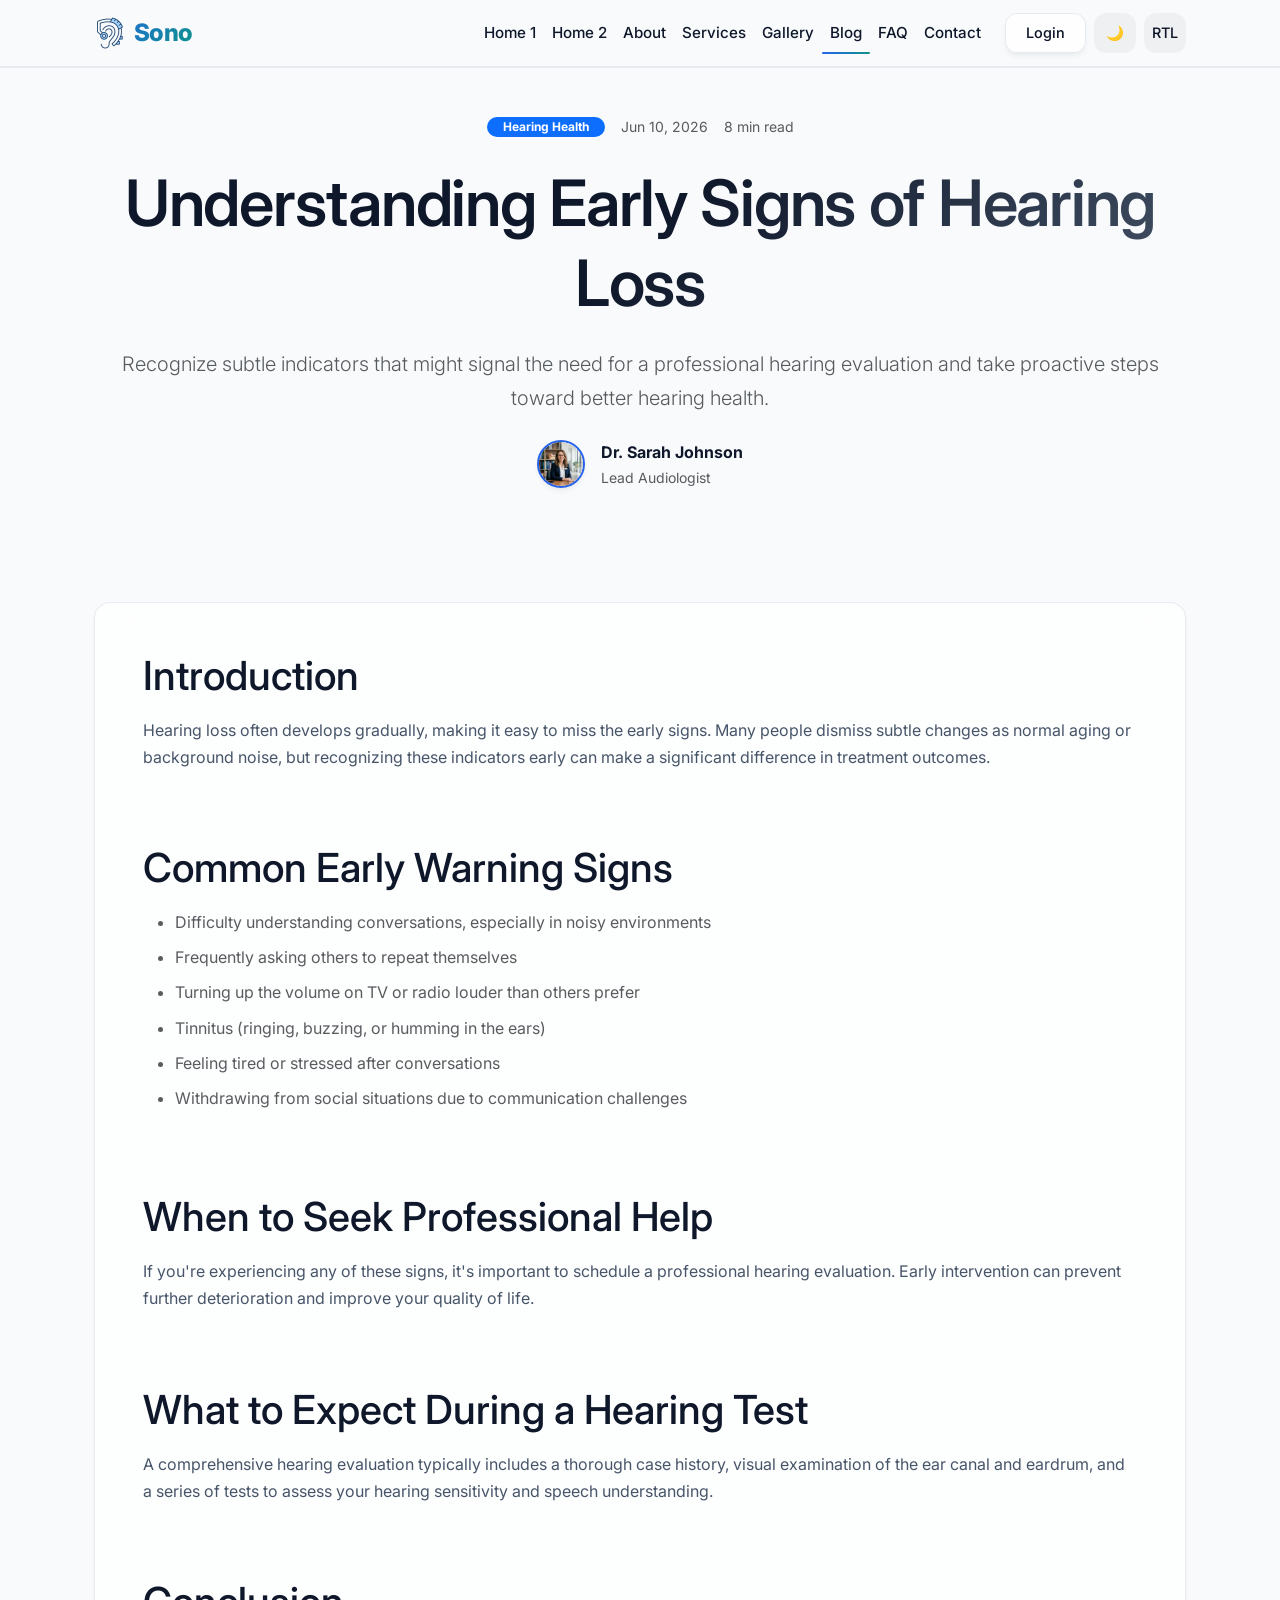
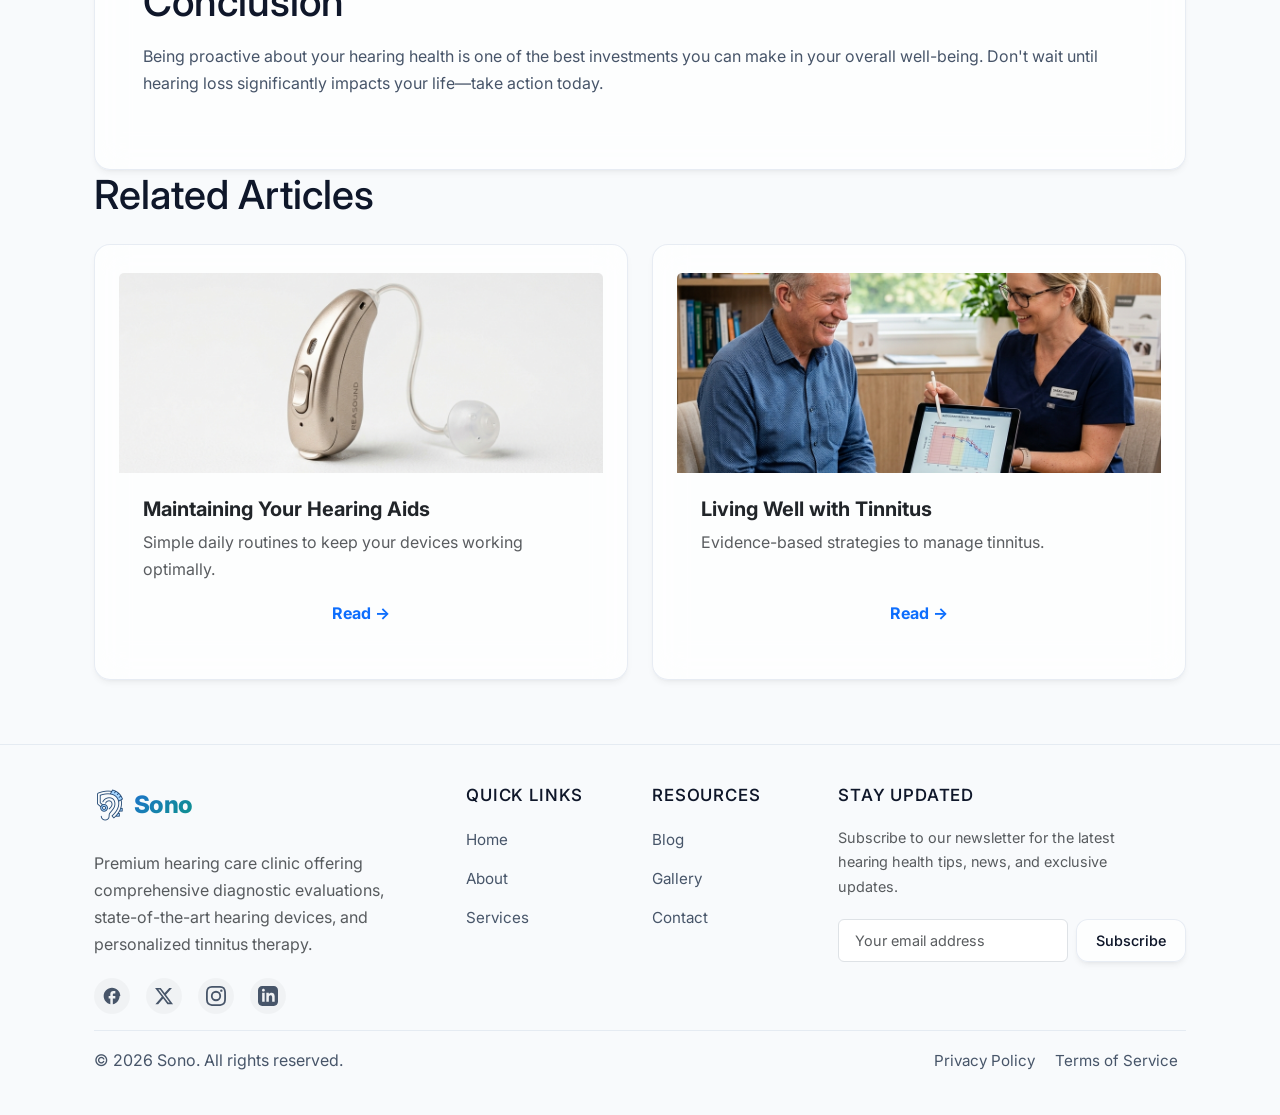
<file: blog-details.html>
<!DOCTYPE html>
<html lang="en" data-theme="light">

<head>
  <meta charset="UTF-8">
  <meta name="viewport" content="width=device-width, initial-scale=1.0">
  <title>Blog Details - Sono</title>
  <meta name="description"
    content="Comprehensive guide to understanding early signs of hearing loss and what to do next.">
  <!-- Favicon -->
  <link rel="icon" type="image/png" href="assets/images/favicon.png">
  <link href="https://cdn.jsdelivr.net/npm/bootstrap@5.3.2/dist/css/bootstrap.min.css" rel="stylesheet">
  <link href="assets/css/style.css" rel="stylesheet">
  <link href="assets/css/dark-mode.css" rel="stylesheet" id="dark-mode-stylesheet" disabled>
  <link href="assets/css/rtl.css" rel="stylesheet" id="rtl-stylesheet" disabled>
  <link href="https://fonts.googleapis.com/css2?family=Inter:wght@400;500;600&display=swap" rel="stylesheet">
</head>

<body>
  <header class="navbar navbar-expand-lg sticky-top bg-white bg-opacity-75">
    <div class="container d-flex align-items-center">
      <a href="index.html" class="logo">
        <img src="assets/images/new_logo.png" alt="Sono Logo" class="logo-icon">
        Sono
      </a>
      <button class="navbar-toggler ms-auto" type="button" data-bs-toggle="collapse" data-bs-target="#nav-menu"
        aria-controls="nav-menu" aria-expanded="false" aria-label="Toggle navigation">
        <span class="navbar-toggler-icon"></span>
      </button>
      <nav class="collapse navbar-collapse justify-content-end" id="nav-menu">
        <ul class="navbar-nav mb-2 mb-lg-0 align-items-center">
          <li class="nav-item"><a class="nav-link" href="index.html">Home 1</a></li>
          <li class="nav-item"><a class="nav-link" href="home2.html">Home 2</a></li>
          <li class="nav-item"><a class="nav-link" href="about.html">About</a></li>
          <li class="nav-item"><a class="nav-link" href="services.html">Services</a></li>
          <li class="nav-item"><a class="nav-link" href="gallery.html">Gallery</a></li>
          <li class="nav-item"><a class="nav-link active" href="blog.html">Blog</a></li>
          <li class="nav-item"><a class="nav-link" href="faq.html">FAQ</a></li>
          <li class="nav-item"><a class="nav-link" href="contact.html">Contact</a></li>
        </ul>
        <div class="d-flex align-items-center gap-2 ms-lg-3 mt-3 mt-lg-0 header-actions">
          <a href="login.html" class="btn btn-secondary">Login</a>
          <button class="btn btn-link icon-btn m-0" id="theme-toggle" aria-label="Toggle dark/light theme">🌙</button>
          <button class="btn btn-link icon-btn m-0" id="rtl-toggle" aria-label="Toggle RTL">↔️</button>
        </div>
      </nav>
    </div>
  </header>

  <!-- Blog Post Hero -->
  <section class="container py-5 text-center">
    <!-- <a href="blog.html" class="text-decoration-none d-inline-flex align-items-center mb-4 text-muted">
      <span class="me-2">←</span> Back to Blog
    </a> -->
    <div class="max-w-3xl mx-auto">
      <div class="d-flex gap-3 mb-4 align-items-center justify-content-center flex-wrap">
        <span class="badge bg-primary text-white rounded-pill px-3 py-1">Hearing Health</span>
        <span class="text-muted small">Jun 10, 2026</span>
        <span class="text-muted small">8 min read</span>
      </div>
      <h1 class="display-4 fw-bold mb-4">Understanding Early Signs of Hearing Loss</h1>
      <p class="lead text-muted mb-4">Recognize subtle indicators that might signal the need for a professional hearing
        evaluation and take proactive steps toward better hearing health.</p>
      <div class="d-flex align-items-center justify-content-center gap-3">
        <img src="assets/images/dr_sarah_johnson.png" alt="Dr. Sarah Johnson" class="author-avatar-img" loading="lazy">
        <div class="text-start">
          <div class="fw-bold">Dr. Sarah Johnson</div>
          <div class="text-muted small">Lead Audiologist</div>
        </div>
      </div>
    </div>
  </section>

  <!-- Blog Content -->
  <section class="py-5 bg-light">
    <div class="container">
      <div class="max-w-3xl mx-auto">
        <article class="card glass p-5">
          <h3 class="mb-3">Introduction</h3>
          <p class="mb-4">Hearing loss often develops gradually, making it easy to miss the early signs. Many people
            dismiss subtle changes as normal aging or background noise, but recognizing these indicators early can make
            a significant difference in treatment outcomes.</p>

          <h3 class="mb-3 mt-5">Common Early Warning Signs</h3>
          <ul class="mb-4 text-muted">
            <li class="mb-2">Difficulty understanding conversations, especially in noisy environments</li>
            <li class="mb-2">Frequently asking others to repeat themselves</li>
            <li class="mb-2">Turning up the volume on TV or radio louder than others prefer</li>
            <li class="mb-2">Tinnitus (ringing, buzzing, or humming in the ears)</li>
            <li class="mb-2">Feeling tired or stressed after conversations</li>
            <li class="mb-2">Withdrawing from social situations due to communication challenges</li>
          </ul>

          <h3 class="mb-3 mt-5">When to Seek Professional Help</h3>
          <p class="mb-4">If you're experiencing any of these signs, it's important to schedule a professional hearing
            evaluation. Early intervention can prevent further deterioration and improve your quality of life.</p>

          <h3 class="mb-3 mt-5">What to Expect During a Hearing Test</h3>
          <p class="mb-4">A comprehensive hearing evaluation typically includes a thorough case history, visual
            examination of the ear canal and eardrum, and a series of tests to assess your hearing sensitivity and
            speech understanding.</p>

          <h3 class="mb-3 mt-5">Conclusion</h3>
          <p class="mb-4">Being proactive about your hearing health is one of the best investments you can make in your
            overall well-being. Don't wait until hearing loss significantly impacts your life—take action today.</p>
        </article>

        <!-- Related Posts -->
        <div class="mt-8">
          <h3 class="mb-4">Related Articles</h3>
          <div class="row g-4">
            <div class="col-md-6">
              <div class="card glass h-100 overflow-hidden">
                <img src="assets/images/hearing_aid.png" class="card-img-top" alt="Maintaining Your Hearing Aids"
                  style="object-fit: cover; height: 200px; width: 100%;">
                <div class="p-4 d-flex flex-column flex-grow-1">
                  <h4 class="h5 fw-bold mb-2">Maintaining Your Hearing Aids</h4>
                  <p class="text-muted mb-3">Simple daily routines to keep your devices working optimally.</p>
                  <div class="mt-auto text-center">
                    <a href="blog-details.html" class="text-primary fw-bold text-decoration-none">Read →</a>
                  </div>
                </div>
              </div>
            </div>
            <div class="col-md-6">
              <div class="card glass h-100 overflow-hidden">
                <img src="assets/images/patient_consultation.png" class="card-img-top" alt="Living Well with Tinnitus"
                  style="object-fit: cover; height: 200px; width: 100%;">
                <div class="p-4 d-flex flex-column flex-grow-1">
                  <h4 class="h5 fw-bold mb-2">Living Well with Tinnitus</h4>
                  <p class="text-muted mb-3">Evidence-based strategies to manage tinnitus.</p>
                  <div class="mt-auto text-center">
                    <a href="blog-details.html" class="text-primary fw-bold text-decoration-none">Read →</a>
                  </div>
                </div>
              </div>
            </div>
          </div>
        </div>
      </div>
    </div>
  </section>

  <footer class="footer bg-light py-4 mt-auto">
    <div class="container">
      <div class="row">
        <div class="col-lg-4 col-md-6 mb-4 mb-lg-0">
          <a href="index.html" class="logo">
            <img src="assets/images/new_logo.png" alt="Sono Logo" class="logo-icon">
            Sono
          </a>
          <p class="mt-2 text-muted" style="max-width: 320px;">
            Premium hearing care clinic offering comprehensive diagnostic evaluations, state-of-the-art hearing devices,
            and personalized tinnitus therapy.
          </p>
          <div class="d-flex gap-3 mt-3 social-icons">
            <a href="#" class="social-icon" aria-label="Facebook">
              <svg width="20" height="20" fill="currentColor" viewBox="0 0 24 24">
                <path
                  d="M22 12c0-5.52-4.48-10-10-10S2 6.48 2 12c0 4.84 3.44 8.87 8 9.8V15H8v-3h2V9.5C10 7.57 11.57 6 13.5 6H16v3h-2c-.55 0-1 .45-1 1v2h3v3h-3v6.95c4.56-.93 8-4.96 8-9.75z" />
              </svg>
            </a>
            <a href="#" class="social-icon" aria-label="X (formerly Twitter)">
              <svg width="20" height="20" fill="currentColor" viewBox="0 0 24 24">
                <path
                  d="M18.244 2.25h3.308l-7.227 8.26 8.502 11.24H16.17l-5.214-6.817L4.99 21.75H1.68l7.73-8.835L1.254 2.25H8.08l4.713 6.231zm-1.161 17.52h1.833L7.084 4.126H5.117z" />
              </svg>
            </a>
            <a href="#" class="social-icon" aria-label="Instagram">
              <svg width="20" height="20" fill="currentColor" viewBox="0 0 24 24">
                <path
                  d="M12 2.163c3.204 0 3.584.012 4.85.07 3.252.148 4.771 1.691 4.919 4.919.058 1.265.069 1.645.069 4.849 0 3.205-.012 3.584-.069 4.849-.149 3.225-1.664 4.771-4.919 4.919-1.266.058-1.644.07-4.85.07-3.204 0-3.584-.012-4.849-.07-3.26-.149-4.771-1.699-4.919-4.92-.058-1.265-.07-1.644-.07-4.849 0-3.204.013-3.583.07-4.849.149-3.227 1.664-4.771 4.919-4.919 1.266-.057 1.645-.069 4.849-.069zM12 0C8.741 0 8.333.014 7.053.072 2.695.272.273 2.69.073 7.051.014 8.333 0 8.741 0 12c0 3.259.014 3.668.072 4.948.2 4.358 2.618 6.78 6.98 6.98 1.281.058 1.689.072 4.948.072 3.259 0 3.668-.014 4.948-.072 4.354-.2 6.782-2.618 6.979-6.98.059-1.28.073-1.689.073-4.948 0-3.259-.014-3.667-.072-4.947-.196-4.354-2.617-6.78-6.979-6.98C15.668.014 15.259 0 12 0zm0 5.838a6.162 6.162 0 100 12.324 6.162 6.162 0 000-12.324zM12 16a4 4 0 110-8 4 4 0 010 8zm6.406-11.845a1.44 1.44 0 100 2.881 1.44 1.44 0 000-2.881z" />
              </svg>
            </a>
            <a href="#" class="social-icon" aria-label="LinkedIn">
              <svg width="20" height="20" fill="currentColor" viewBox="0 0 24 24">
                <path
                  d="M19 0h-14c-2.761 0-5 2.239-5 5v14c0 2.761 2.239 5 5 5h14c2.762 0 5-2.239 5-5v-14c0-2.761-2.238-5-5-5zm-11 19h-3v-11h3v11zm-1.5-12.268c-.966 0-1.75-.79-1.75-1.764s.784-1.764 1.75-1.764 1.75.79 1.75 1.764-.783 1.764-1.75 1.764zm13.5 12.268h-3v-5.604c0-3.368-4-3.113-4 0v5.604h-3v-11h3v1.765c1.396-2.586 7-2.777 7 2.476v6.759z" />
              </svg>
            </a>
          </div>
        </div>
        <div class="col-lg-2 col-md-6 mb-4 mb-lg-0">
          <h5>Quick Links</h5>
          <ul class="list-unstyled">
            <li><a href="index.html" class="text-decoration-none">Home</a></li>
            <li><a href="about.html" class="text-decoration-none">About</a></li>
            <li><a href="services.html" class="text-decoration-none">Services</a></li>
          </ul>
        </div>
        <div class="col-lg-2 col-md-6 mb-4 mb-lg-0">
          <h5>Resources</h5>
          <ul class="list-unstyled">
            <li><a href="blog.html" class="text-decoration-none">Blog</a></li>
            <li><a href="gallery.html" class="text-decoration-none">Gallery</a></li>
            <li><a href="contact.html" class="text-decoration-none">Contact</a></li>
          </ul>
        </div>
        <div class="col-lg-4 col-md-6 mb-4 mb-lg-0">
          <h5>Stay Updated</h5>
          <p class="text-muted" style="font-size: 0.9rem; max-width: 320px;">
            Subscribe to our newsletter for the latest hearing health tips, news, and exclusive updates.
          </p>
          <form action="https://formspree.io/f/your-form-id" method="POST" class="d-flex gap-2">
            <input type="email" name="email" placeholder="Your email address" required aria-label="Email address"
              class="form-control" style="font-size: 0.9rem; padding: 0.6rem 1rem;">
            <button type="submit" class="btn btn-secondary"
              style="padding: 0.6rem 1.2rem; font-size: 0.9rem; white-space: nowrap;">Subscribe</button>
          </form>
        </div>
      </div>
      <div class="bottom-bar text-center mt-3">
        <p class="mb-0">&copy; 2026 Sono. All rights reserved.</p>
        <ul class="list-inline">
          <li class="list-inline-item"><a href="#" class="text-decoration-none">Privacy Policy</a></li>
          <li class="list-inline-item"><a href="#" class="text-decoration-none">Terms of Service</a></li>
        </ul>
      </div>
      <button class="back-to-top" id="back-to-top" aria-label="Back to top">
        <svg width="24" height="24" viewBox="0 0 24 24">
          <polyline points="18 15 12 9 6 15"></polyline>
        </svg>
      </button>
    </div>
  </footer>
  <script src="https://cdn.jsdelivr.net/npm/bootstrap@5.3.2/dist/js/bootstrap.bundle.min.js"></script>
  <script src="assets/js/main.js"></script>
</body>

</html>
</file>
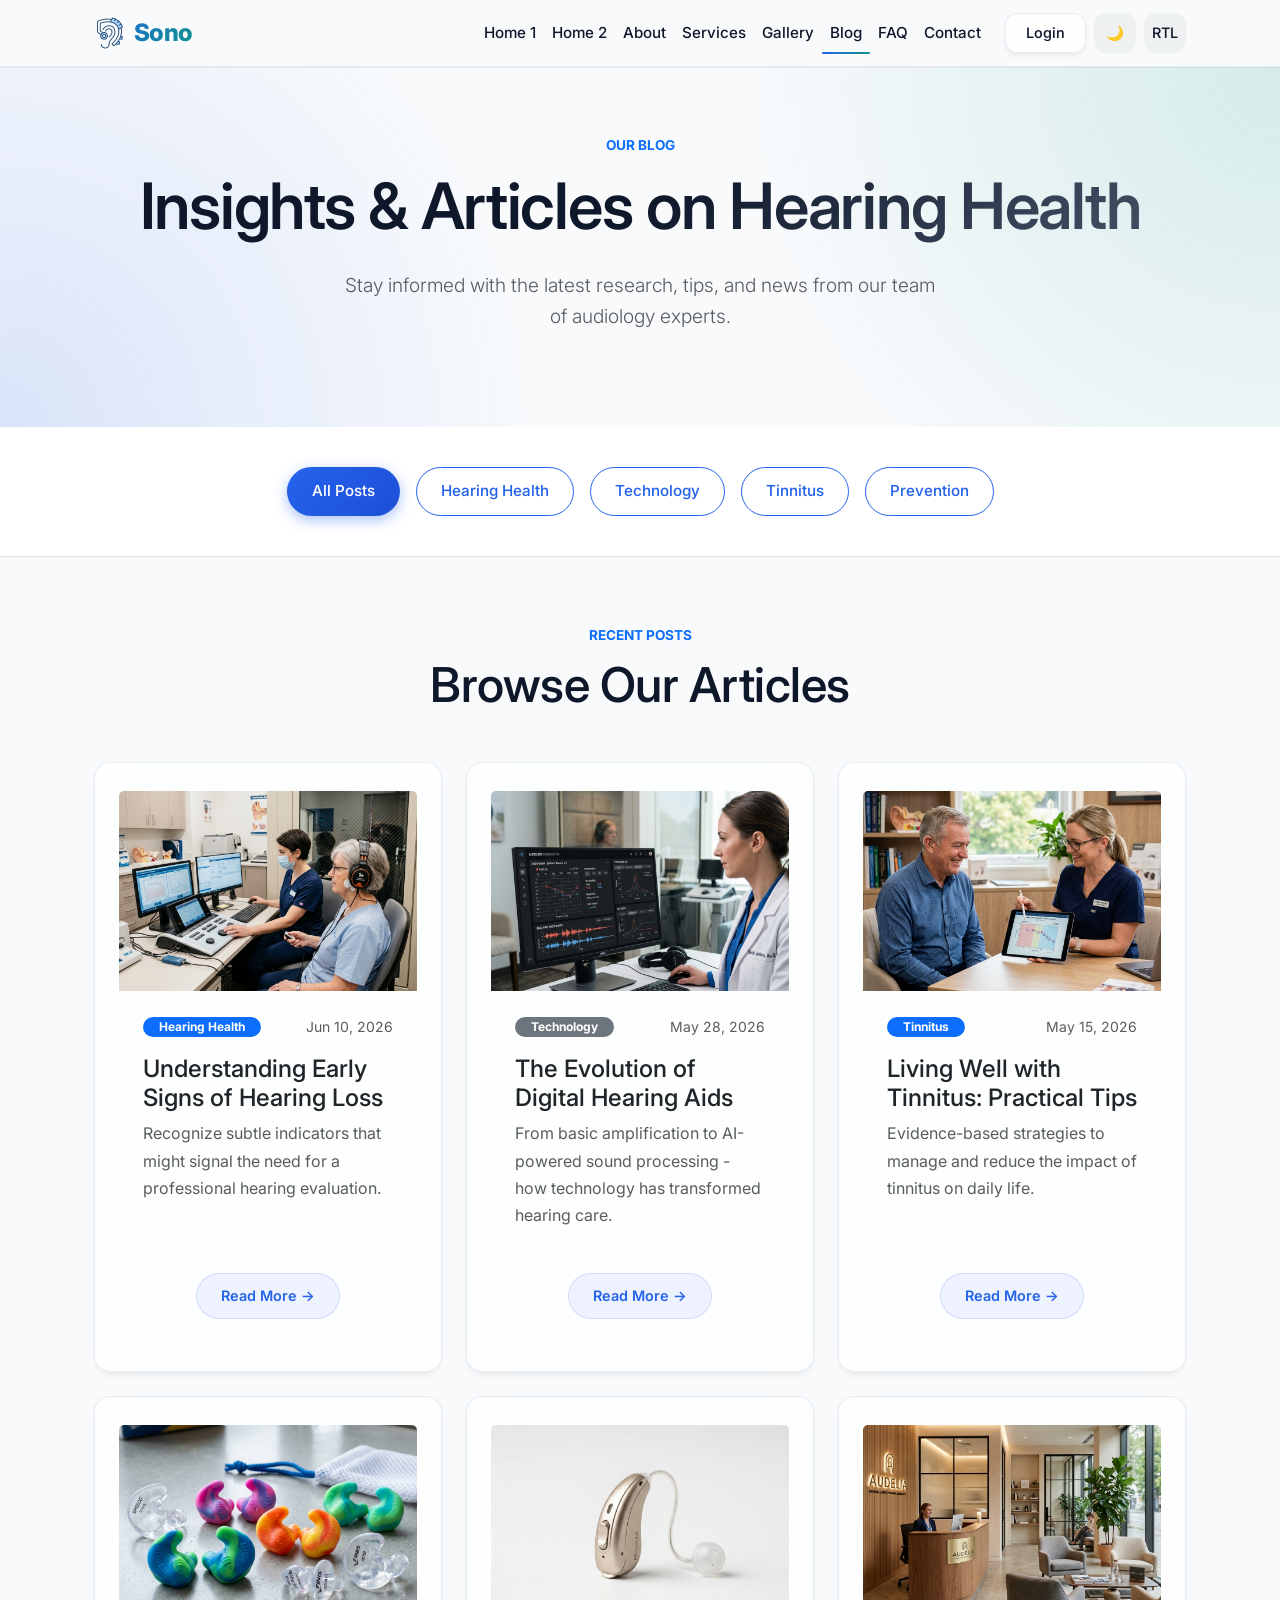
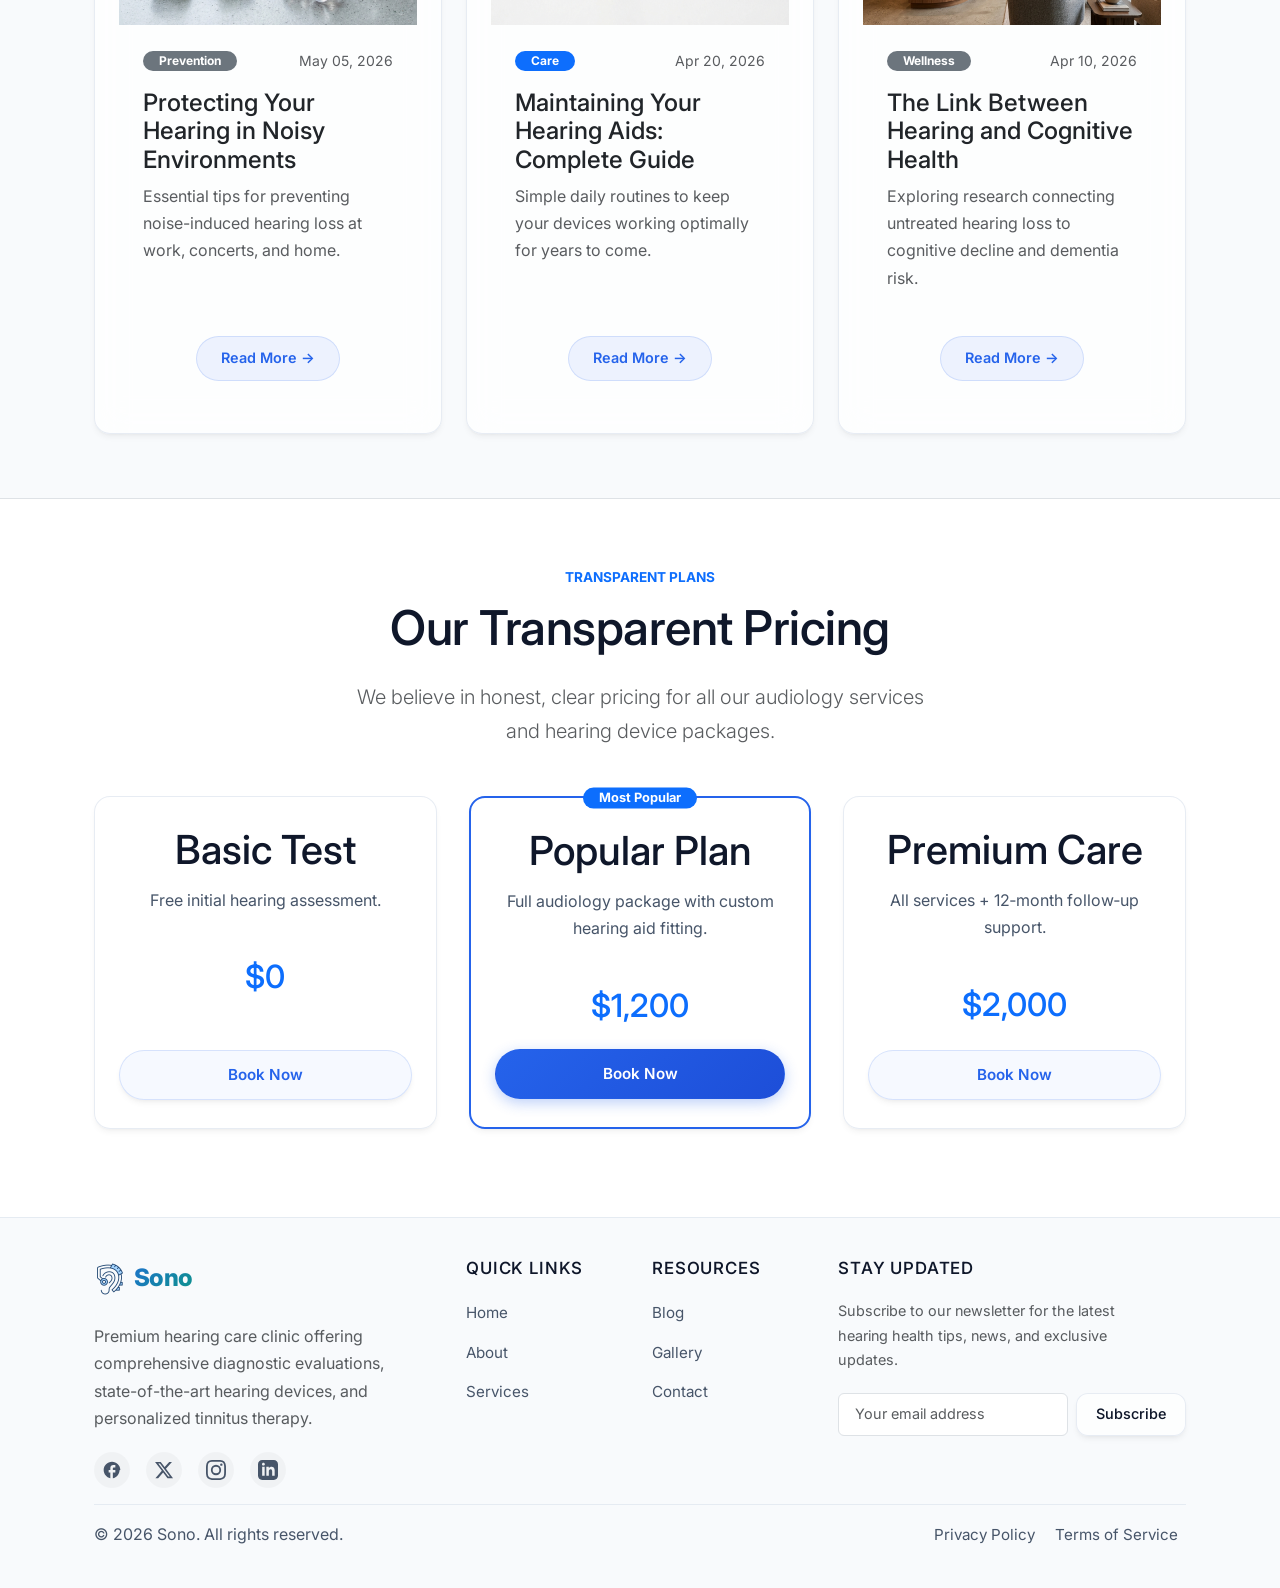
<file: blog.html>
<!DOCTYPE html>
<html lang="en" data-theme="light">

<head>
  <meta charset="UTF-8">
  <meta name="viewport" content="width=device-width, initial-scale=1.0">
  <title>Blog - Sono</title>
  <meta name="description"
    content="Expert articles on hearing health, tinnitus management, and the latest in audiology technology.">
  <!-- Favicon -->
  <link rel="icon" type="image/png" href="assets/images/favicon.png">
  <link href="https://cdn.jsdelivr.net/npm/bootstrap@5.3.2/dist/css/bootstrap.min.css" rel="stylesheet">
  <link href="assets/css/style.css" rel="stylesheet">
  <link href="assets/css/dark-mode.css" rel="stylesheet" id="dark-mode-stylesheet" disabled>
  <link href="assets/css/rtl.css" rel="stylesheet" id="rtl-stylesheet" disabled>
  <link href="https://fonts.googleapis.com/css2?family=Inter:wght@400;500;600&display=swap" rel="stylesheet">
</head>

<body>
  <header class="navbar navbar-expand-lg sticky-top bg-white bg-opacity-75">
    <div class="container d-flex align-items-center">
      <a href="index.html" class="logo">
        <img src="assets/images/new_logo.png" alt="Sono Logo" class="logo-icon">
        Sono
      </a>
      <button class="navbar-toggler ms-auto" type="button" data-bs-toggle="collapse" data-bs-target="#nav-menu"
        aria-controls="nav-menu" aria-expanded="false" aria-label="Toggle navigation">
        <span class="navbar-toggler-icon"></span>
      </button>
      <nav class="collapse navbar-collapse justify-content-end" id="nav-menu">
        <ul class="navbar-nav mb-2 mb-lg-0 align-items-center">
          <li class="nav-item"><a class="nav-link" href="index.html">Home 1</a></li>
          <li class="nav-item"><a class="nav-link" href="home2.html">Home 2</a></li>
          <li class="nav-item"><a class="nav-link" href="about.html">About</a></li>
          <li class="nav-item"><a class="nav-link" href="services.html">Services</a></li>
          <li class="nav-item"><a class="nav-link" href="gallery.html">Gallery</a></li>
          <li class="nav-item"><a class="nav-link active" href="blog.html">Blog</a></li>
          <li class="nav-item"><a class="nav-link" href="faq.html">FAQ</a></li>
          <li class="nav-item"><a class="nav-link" href="contact.html">Contact</a></li>
        </ul>
        <div class="d-flex align-items-center gap-2 ms-lg-3 mt-3 mt-lg-0 header-actions">
          <a href="login.html" class="btn btn-secondary">Login</a>
          <button class="btn btn-link icon-btn m-0" id="theme-toggle" aria-label="Toggle dark/light theme">🌙</button>
          <button class="btn btn-link icon-btn m-0" id="rtl-toggle" aria-label="Toggle RTL">↔️</button>
        </div>
      </nav>
    </div>
  </header>

  <!-- Hero Section -->
  <section class="hero text-center py-5" style="min-height: auto; padding: 4rem 0 2rem;">
    <div class="container">
      <span class="text-primary fw-bold text-uppercase tracking-wider" style="font-size: 0.85rem;">Our Blog</span>
      <h1 class="display-4 fw-bold mt-2">Insights & Articles on Hearing Health</h1>
      <p class="lead text-muted mx-auto mt-3" style="max-width: 600px;">Stay informed with the latest research, tips,
        and news from our team of audiology experts.</p>
    </div>
  </section>

  <!-- Categories Section -->
  <section class="py-4 bg-white border-bottom">
    <div class="container text-center">
      <div class="d-flex flex-wrap justify-content-center gap-3">
        <a href="#" class="btn btn-primary rounded-pill px-4">All Posts</a>
        <a href="#" class="btn btn-outline-primary rounded-pill px-4">Hearing Health</a>
        <a href="#" class="btn btn-outline-primary rounded-pill px-4">Technology</a>
        <a href="#" class="btn btn-outline-primary rounded-pill px-4">Tinnitus</a>
        <a href="#" class="btn btn-outline-primary rounded-pill px-4">Prevention</a>
      </div>
    </div>
  </section>

  <!-- Blog Grid -->
  <section class="py-5 bg-light">
    <div class="container">
      <div class="text-center mb-5">
        <span class="text-primary fw-bold text-uppercase tracking-wider" style="font-size: 0.85rem;">Recent Posts</span>
        <h2 class="display-5 fw-bold mt-2">Browse Our Articles</h2>
      </div>
      <div class="row g-4">
        <!-- Blog Card 1 -->
        <div class="col-xl-4 col-lg-6 col-md-6 col-sm-12">
          <div class="card glass h-100 overflow-hidden">
            <img src="assets/images/hearing_test.png" class="card-img-top" alt="Understanding Early Signs of Hearing Loss" style="object-fit: cover; height: 200px; width: 100%;">
            <div class="p-4 d-flex flex-column flex-grow-1">
              <div class="d-flex align-items-center justify-content-between flex-wrap gap-2 mb-3">
                <span class="badge bg-primary text-white rounded-pill px-3 py-1" style="font-size: 0.75rem;">Hearing Health</span>
                <span class="text-muted small text-nowrap">Jun 10, 2026</span>
              </div>
              <h3 class="h4 fw-bold mb-2">Understanding Early Signs of Hearing Loss</h3>
              <p class="text-muted mb-3">Recognize subtle indicators that might signal the need for a professional
                hearing evaluation.</p>
              <div class="mt-auto text-center pt-2">
                <a href="blog-details.html" class="blog-card-cta">Read More <span class="ms-1">→</span></a>
              </div>
            </div>
          </div>
        </div>

        <!-- Blog Card 2 -->
        <div class="col-xl-4 col-lg-6 col-md-6 col-sm-12">
          <div class="card glass h-100 overflow-hidden">
            <img src="assets/images/hearing_technology.png" class="card-img-top" alt="The Evolution of Digital Hearing Aids" style="object-fit: cover; height: 200px; width: 100%;">
            <div class="p-4 d-flex flex-column flex-grow-1">
              <div class="d-flex align-items-center justify-content-between flex-wrap gap-2 mb-3">
                <span class="badge bg-secondary text-white rounded-pill px-3 py-1" style="font-size: 0.75rem;">Technology</span>
                <span class="text-muted small text-nowrap">May 28, 2026</span>
              </div>
              <h3 class="h4 fw-bold mb-2">The Evolution of Digital Hearing Aids</h3>
              <p class="text-muted mb-3">From basic amplification to AI-powered sound processing - how technology has
                transformed hearing care.</p>
              <div class="mt-auto text-center pt-2">
                <a href="blog-details.html" class="blog-card-cta">Read More <span class="ms-1">→</span></a>
              </div>
            </div>
          </div>
        </div>

        <!-- Blog Card 3 -->
        <div class="col-xl-4 col-lg-6 col-md-6 col-sm-12">
          <div class="card glass h-100 overflow-hidden">
            <img src="assets/images/patient_consultation.png" class="card-img-top" alt="Living Well with Tinnitus: Practical Tips" style="object-fit: cover; height: 200px; width: 100%;">
            <div class="p-4 d-flex flex-column flex-grow-1">
              <div class="d-flex align-items-center justify-content-between flex-wrap gap-2 mb-3">
                <span class="badge bg-primary text-white rounded-pill px-3 py-1" style="font-size: 0.75rem;">Tinnitus</span>
                <span class="text-muted small text-nowrap">May 15, 2026</span>
              </div>
              <h3 class="h4 fw-bold mb-2">Living Well with Tinnitus: Practical Tips</h3>
              <p class="text-muted mb-3">Evidence-based strategies to manage and reduce the impact of tinnitus on daily
                life.</p>
              <div class="mt-auto text-center pt-2">
                <a href="blog-details.html" class="blog-card-cta">Read More <span class="ms-1">→</span></a>
              </div>
            </div>
          </div>
        </div>

        <!-- Blog Card 4 -->
        <div class="col-xl-4 col-lg-6 col-md-6 col-sm-12">
          <div class="card glass h-100 overflow-hidden">
            <img src="assets/images/ear_protection.png" class="card-img-top" alt="Protecting Your Hearing in Noisy Environments" style="object-fit: cover; height: 200px; width: 100%;">
            <div class="p-4 d-flex flex-column flex-grow-1">
              <div class="d-flex align-items-center justify-content-between flex-wrap gap-2 mb-3">
                <span class="badge bg-secondary text-white rounded-pill px-3 py-1" style="font-size: 0.75rem;">Prevention</span>
                <span class="text-muted small text-nowrap">May 05, 2026</span>
              </div>
              <h3 class="h4 fw-bold mb-2">Protecting Your Hearing in Noisy Environments</h3>
              <p class="text-muted mb-3">Essential tips for preventing noise-induced hearing loss at work, concerts, and
                home.</p>
              <div class="mt-auto text-center pt-2">
                <a href="blog-details.html" class="blog-card-cta">Read More <span class="ms-1">→</span></a>
              </div>
            </div>
          </div>
        </div>

        <!-- Blog Card 5 -->
        <div class="col-xl-4 col-lg-6 col-md-6 col-sm-12">
          <div class="card glass h-100 overflow-hidden">
            <img src="assets/images/hearing_aid.png" class="card-img-top" alt="Maintaining Your Hearing Aids: Complete Guide" style="object-fit: cover; height: 200px; width: 100%;">
            <div class="p-4 d-flex flex-column flex-grow-1">
              <div class="d-flex align-items-center justify-content-between flex-wrap gap-2 mb-3">
                <span class="badge bg-primary text-white rounded-pill px-3 py-1" style="font-size: 0.75rem;">Care</span>
                <span class="text-muted small text-nowrap">Apr 20, 2026</span>
              </div>
              <h3 class="h4 fw-bold mb-2">Maintaining Your Hearing Aids: Complete Guide</h3>
              <p class="text-muted mb-3">Simple daily routines to keep your devices working optimally for years to come.
              </p>
              <div class="mt-auto text-center pt-2">
                <a href="blog-details.html" class="blog-card-cta">Read More <span class="ms-1">→</span></a>
              </div>
            </div>
          </div>
        </div>

        <!-- Blog Card 6 -->
        <div class="col-xl-4 col-lg-6 col-md-6 col-sm-12">
          <div class="card glass h-100 overflow-hidden">
            <img src="assets/images/clinic_reception.png" class="card-img-top" alt="The Link Between Hearing and Cognitive Health" style="object-fit: cover; height: 200px; width: 100%;">
            <div class="p-4 d-flex flex-column flex-grow-1">
              <div class="d-flex align-items-center justify-content-between flex-wrap gap-2 mb-3">
                <span class="badge bg-secondary text-white rounded-pill px-3 py-1" style="font-size: 0.75rem;">Wellness</span>
                <span class="text-muted small text-nowrap">Apr 10, 2026</span>
              </div>
              <h3 class="h4 fw-bold mb-2">The Link Between Hearing and Cognitive Health</h3>
              <p class="text-muted mb-3">Exploring research connecting untreated hearing loss to cognitive decline and
                dementia risk.</p>
              <div class="mt-auto text-center pt-2">
                <a href="blog-details.html" class="blog-card-cta">Read More <span class="ms-1">→</span></a>
              </div>
            </div>
          </div>
        </div>
      </div>
    </div>
  </section>

  <!-- Pricing Details Section -->
  <section class="py-5 bg-white border-top">
    <div class="container text-center">
      <span class="text-primary fw-bold text-uppercase tracking-wider" style="font-size: 0.85rem;">Transparent
        Plans</span>
      <h2 class="display-5 fw-bold mt-2 mb-4">Our Transparent Pricing</h2>
      <p class="lead text-muted mx-auto mb-5" style="max-width: 600px;">We believe in honest, clear pricing for all our
        audiology services and hearing device packages.</p>

      <div class="cards my-4">
        <div class="card glass">
          <h3>Basic Test</h3>
          <p>Free initial hearing assessment.</p>
          <p class="h2 fw-bold text-primary my-4">$0</p>
          <a href="contact.html" class="btn btn-secondary pricing-btn w-100">Book Now</a>
        </div>
        <div class="card glass" style="border: 2px solid var(--primary) !important;">
          <span
            class="badge bg-primary text-white rounded-pill px-3 py-1 position-absolute top-0 start-50 translate-middle"
            style="font-size: 0.8rem;">Most Popular</span>
          <h3>Popular Plan</h3>
          <p>Full audiology package with custom hearing aid fitting.</p>
          <p class="h2 fw-bold text-primary my-4">$1,200</p>
          <a href="contact.html" class="btn btn-primary pricing-btn w-100">Book Now</a>
        </div>
        <div class="card glass">
          <h3>Premium Care</h3>
          <p>All services + 12‑month follow‑up support.</p>
          <p class="h2 fw-bold text-primary my-4">$2,000</p>
          <a href="contact.html" class="btn btn-secondary pricing-btn w-100">Book Now</a>
        </div>
      </div>
    </div>
  </section>

  <footer class="footer bg-light py-4 mt-auto">
    <div class="container">
      <div class="row">
        <div class="col-lg-4 col-md-6 mb-4 mb-lg-0">
          <a href="index.html" class="logo">
            <img src="assets/images/new_logo.png" alt="Sono Logo" class="logo-icon">
            Sono
          </a>
          <p class="mt-2 text-muted" style="max-width: 320px;">
            Premium hearing care clinic offering comprehensive diagnostic evaluations, state-of-the-art hearing devices,
            and personalized tinnitus therapy.
          </p>
          <div class="d-flex gap-3 mt-3 social-icons">
            <a href="#" class="social-icon" aria-label="Facebook">
              <svg width="20" height="20" fill="currentColor" viewBox="0 0 24 24">
                <path
                  d="M22 12c0-5.52-4.48-10-10-10S2 6.48 2 12c0 4.84 3.44 8.87 8 9.8V15H8v-3h2V9.5C10 7.57 11.57 6 13.5 6H16v3h-2c-.55 0-1 .45-1 1v2h3v3h-3v6.95c4.56-.93 8-4.96 8-9.75z" />
              </svg>
            </a>
            <a href="#" class="social-icon" aria-label="X (formerly Twitter)">
              <svg width="20" height="20" fill="currentColor" viewBox="0 0 24 24">
                <path
                  d="M18.244 2.25h3.308l-7.227 8.26 8.502 11.24H16.17l-5.214-6.817L4.99 21.75H1.68l7.73-8.835L1.254 2.25H8.08l4.713 6.231zm-1.161 17.52h1.833L7.084 4.126H5.117z" />
              </svg>
            </a>
            <a href="#" class="social-icon" aria-label="Instagram">
              <svg width="20" height="20" fill="currentColor" viewBox="0 0 24 24">
                <path
                  d="M12 2.163c3.204 0 3.584.012 4.85.07 3.252.148 4.771 1.691 4.919 4.919.058 1.265.069 1.645.069 4.849 0 3.205-.012 3.584-.069 4.849-.149 3.225-1.664 4.771-4.919 4.919-1.266.058-1.644.07-4.85.07-3.204 0-3.584-.012-4.849-.07-3.26-.149-4.771-1.699-4.919-4.92-.058-1.265-.07-1.644-.07-4.849 0-3.204.013-3.583.07-4.849.149-3.227 1.664-4.771 4.919-4.919 1.266-.057 1.645-.069 4.849-.069zM12 0C8.741 0 8.333.014 7.053.072 2.695.272.273 2.69.073 7.051.014 8.333 0 8.741 0 12c0 3.259.014 3.668.072 4.948.2 4.358 2.618 6.78 6.98 6.98 1.281.058 1.689.072 4.948.072 3.259 0 3.668-.014 4.948-.072 4.354-.2 6.782-2.618 6.979-6.98.059-1.28.073-1.689.073-4.948 0-3.259-.014-3.667-.072-4.947-.196-4.354-2.617-6.78-6.979-6.98C15.668.014 15.259 0 12 0zm0 5.838a6.162 6.162 0 100 12.324 6.162 6.162 0 000-12.324zM12 16a4 4 0 110-8 4 4 0 010 8zm6.406-11.845a1.44 1.44 0 100 2.881 1.44 1.44 0 000-2.881z" />
              </svg>
            </a>
            <a href="#" class="social-icon" aria-label="LinkedIn">
              <svg width="20" height="20" fill="currentColor" viewBox="0 0 24 24">
                <path
                  d="M19 0h-14c-2.761 0-5 2.239-5 5v14c0 2.761 2.239 5 5 5h14c2.762 0 5-2.239 5-5v-14c0-2.761-2.238-5-5-5zm-11 19h-3v-11h3v11zm-1.5-12.268c-.966 0-1.75-.79-1.75-1.764s.784-1.764 1.75-1.764 1.75.79 1.75 1.764-.783 1.764-1.75 1.764zm13.5 12.268h-3v-5.604c0-3.368-4-3.113-4 0v5.604h-3v-11h3v1.765c1.396-2.586 7-2.777 7 2.476v6.759z" />
              </svg>
            </a>
          </div>
        </div>
        <div class="col-lg-2 col-md-6 mb-4 mb-lg-0">
          <h5>Quick Links</h5>
          <ul class="list-unstyled">
            <li><a href="index.html" class="text-decoration-none">Home</a></li>
            <li><a href="about.html" class="text-decoration-none">About</a></li>
            <li><a href="services.html" class="text-decoration-none">Services</a></li>
          </ul>
        </div>
        <div class="col-lg-2 col-md-6 mb-4 mb-lg-0">
          <h5>Resources</h5>
          <ul class="list-unstyled">
            <li><a href="blog.html" class="text-decoration-none">Blog</a></li>
            <li><a href="gallery.html" class="text-decoration-none">Gallery</a></li>
            <li><a href="contact.html" class="text-decoration-none">Contact</a></li>
          </ul>
        </div>
        <div class="col-lg-4 col-md-6 mb-4 mb-lg-0">
          <h5>Stay Updated</h5>
          <p class="text-muted" style="font-size: 0.9rem; max-width: 320px;">
            Subscribe to our newsletter for the latest hearing health tips, news, and exclusive updates.
          </p>
          <form action="https://formspree.io/f/your-form-id" method="POST" class="d-flex gap-2">
            <input type="email" name="email" placeholder="Your email address" required aria-label="Email address"
              class="form-control" style="font-size: 0.9rem; padding: 0.6rem 1rem;">
            <button type="submit" class="btn btn-secondary"
              style="padding: 0.6rem 1.2rem; font-size: 0.9rem; white-space: nowrap;">Subscribe</button>
          </form>
        </div>
      </div>
      <div class="bottom-bar text-center mt-3">
        <p class="mb-0">&copy; 2026 Sono. All rights reserved.</p>
        <ul class="list-inline">
          <li class="list-inline-item"><a href="#" class="text-decoration-none">Privacy Policy</a></li>
          <li class="list-inline-item"><a href="#" class="text-decoration-none">Terms of Service</a></li>
        </ul>
      </div>
      <button class="back-to-top" id="back-to-top" aria-label="Back to top">
        <svg width="24" height="24" viewBox="0 0 24 24">
          <polyline points="18 15 12 9 6 15"></polyline>
        </svg>
      </button>
    </div>
  </footer>
  <script src="https://cdn.jsdelivr.net/npm/bootstrap@5.3.2/dist/js/bootstrap.bundle.min.js"></script>
  <script src="assets/js/main.js"></script>
</body>

</html>
</file>
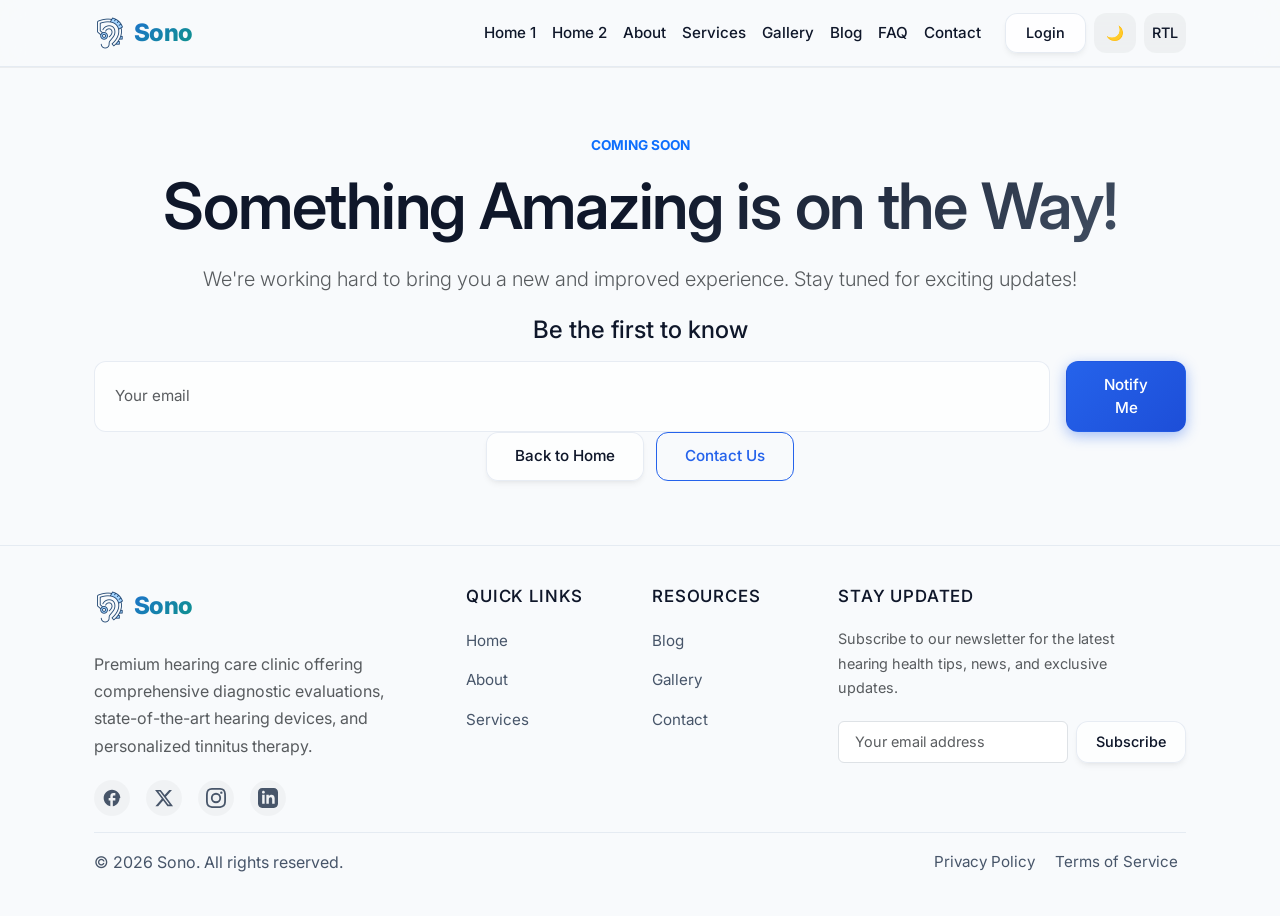
<file: coming-soon.html>
<!DOCTYPE html>
<html lang="en" data-theme="light">

<head>
  <meta charset="UTF-8">
  <meta name="viewport" content="width=device-width, initial-scale=1.0">
  <title>Coming Soon - Sono</title>
  <meta name="description" content="Something amazing is coming soon! Stay tuned for exciting updates from Sono.">
  <!-- Favicon -->
  <link rel="icon" type="image/png" href="assets/images/favicon.png">
  <link href="https://cdn.jsdelivr.net/npm/bootstrap@5.3.2/dist/css/bootstrap.min.css" rel="stylesheet">
  <link href="assets/css/style.css" rel="stylesheet">
  <link href="assets/css/dark-mode.css" rel="stylesheet" id="dark-mode-stylesheet" disabled>
  <link href="assets/css/rtl.css" rel="stylesheet" id="rtl-stylesheet" disabled>
  <link href="https://fonts.googleapis.com/css2?family=Inter:wght@400;500;600&display=swap" rel="stylesheet">
</head>

<body class="min-vh-100 d-flex flex-column">
  <header class="navbar navbar-expand-lg sticky-top bg-white bg-opacity-75">
    <div class="container d-flex align-items-center">
      <a href="index.html" class="logo">
        <img src="assets/images/new_logo.png" alt="Sono Logo" class="logo-icon">
        Sono
      </a>
      <button class="navbar-toggler ms-auto" type="button" data-bs-toggle="collapse" data-bs-target="#nav-menu"
        aria-controls="nav-menu" aria-expanded="false" aria-label="Toggle navigation">
        <span class="navbar-toggler-icon"></span>
      </button>
      <nav class="collapse navbar-collapse justify-content-end" id="nav-menu">
        <ul class="navbar-nav mb-2 mb-lg-0 align-items-center">
          <li class="nav-item"><a class="nav-link" href="index.html">Home 1</a></li>
          <li class="nav-item"><a class="nav-link" href="home2.html">Home 2</a></li>
          <li class="nav-item"><a class="nav-link" href="about.html">About</a></li>
          <li class="nav-item"><a class="nav-link" href="services.html">Services</a></li>
          <li class="nav-item"><a class="nav-link" href="gallery.html">Gallery</a></li>
          <li class="nav-item"><a class="nav-link" href="blog.html">Blog</a></li>
          <li class="nav-item"><a class="nav-link" href="faq.html">FAQ</a></li>
          <li class="nav-item"><a class="nav-link" href="contact.html">Contact</a></li>
        </ul>
        <div class="d-flex align-items-center gap-2 ms-lg-3 mt-3 mt-lg-0 header-actions">
          <a href="login.html" class="btn btn-secondary">Login</a>
          <button class="btn btn-link icon-btn m-0" id="theme-toggle" aria-label="Toggle dark/light theme">🌙</button>
          <button class="btn btn-link icon-btn m-0" id="rtl-toggle" aria-label="Toggle RTL">↔️</button>
        </div>
      </nav>
    </div>
  </header>

  <main class="flex-grow-1 d-flex align-items-center justify-content-center py-5">
    <div class="container text-center">
      <div class="max-w-2xl mx-auto">
        <span class="text-primary fw-bold text-uppercase tracking-wider" style="font-size: 0.85rem;">Coming Soon</span>
        <h1 class="display-4 fw-bold mt-2">Something Amazing is on the Way!</h1>
        <p class="lead mt-3 text-muted">We're working hard to bring you a new and improved experience. Stay tuned for
          exciting updates!</p>
        <div class="newsletter mt-6">
          <h3 class="h4 mb-3">Be the first to know</h3>
          <form class="d-flex flex-column flex-sm-row justify-content-center gap-3 max-w-md mx-auto">
            <input type="email" name="email" placeholder="Your email" required aria-label="Email address"
              class="form-control flex-grow-1">
            <button type="submit" class="btn btn-primary">Notify Me</button>
          </form>
        </div>
        <div class="mt-6">
          <a href="index.html" class="btn btn-secondary me-2">Back to Home</a>
          <a href="contact.html" class="btn btn-outline-primary">Contact Us</a>
        </div>
      </div>
    </div>
  </main>

  <footer class="footer bg-light py-4 mt-auto">
    <div class="container">
      <div class="row">
        <div class="col-lg-4 col-md-6 mb-4 mb-lg-0">
          <a href="index.html" class="logo">
            <img src="assets/images/new_logo.png" alt="Sono Logo" class="logo-icon">
            Sono
          </a>
          <p class="mt-2 text-muted" style="max-width: 320px;">
            Premium hearing care clinic offering comprehensive diagnostic evaluations, state-of-the-art hearing devices,
            and personalized tinnitus therapy.
          </p>
          <div class="d-flex gap-3 mt-3 social-icons">
            <a href="#" class="social-icon" aria-label="Facebook">
              <svg width="20" height="20" fill="currentColor" viewBox="0 0 24 24">
                <path
                  d="M22 12c0-5.52-4.48-10-10-10S2 6.48 2 12c0 4.84 3.44 8.87 8 9.8V15H8v-3h2V9.5C10 7.57 11.57 6 13.5 6H16v3h-2c-.55 0-1 .45-1 1v2h3v3h-3v6.95c4.56-.93 8-4.96 8-9.75z" />
              </svg>
            </a>
            <a href="#" class="social-icon" aria-label="X (formerly Twitter)">
              <svg width="20" height="20" fill="currentColor" viewBox="0 0 24 24">
                <path
                  d="M18.244 2.25h3.308l-7.227 8.26 8.502 11.24H16.17l-5.214-6.817L4.99 21.75H1.68l7.73-8.835L1.254 2.25H8.08l4.713 6.231zm-1.161 17.52h1.833L7.084 4.126H5.117z" />
              </svg>
            </a>
            <a href="#" class="social-icon" aria-label="Instagram">
              <svg width="20" height="20" fill="currentColor" viewBox="0 0 24 24">
                <path
                  d="M12 2.163c3.204 0 3.584.012 4.85.07 3.252.148 4.771 1.691 4.919 4.919.058 1.265.069 1.645.069 4.849 0 3.205-.012 3.584-.069 4.849-.149 3.225-1.664 4.771-4.919 4.919-1.266.058-1.644.07-4.85.07-3.204 0-3.584-.012-4.849-.07-3.26-.149-4.771-1.699-4.919-4.92-.058-1.265-.07-1.644-.07-4.849 0-3.204.013-3.583.07-4.849.149-3.227 1.664-4.771 4.919-4.919 1.266-.057 1.645-.069 4.849-.069zM12 0C8.741 0 8.333.014 7.053.072 2.695.272.273 2.69.073 7.051.014 8.333 0 8.741 0 12c0 3.259.014 3.668.072 4.948.2 4.358 2.618 6.78 6.98 6.98 1.281.058 1.689.072 4.948.072 3.259 0 3.668-.014 4.948-.072 4.354-.2 6.782-2.618 6.979-6.98.059-1.28.073-1.689.073-4.948 0-3.259-.014-3.667-.072-4.947-.196-4.354-2.617-6.78-6.979-6.98C15.668.014 15.259 0 12 0zm0 5.838a6.162 6.162 0 100 12.324 6.162 6.162 0 000-12.324zM12 16a4 4 0 110-8 4 4 0 010 8zm6.406-11.845a1.44 1.44 0 100 2.881 1.44 1.44 0 000-2.881z" />
              </svg>
            </a>
            <a href="#" class="social-icon" aria-label="LinkedIn">
              <svg width="20" height="20" fill="currentColor" viewBox="0 0 24 24">
                <path
                  d="M19 0h-14c-2.761 0-5 2.239-5 5v14c0 2.761 2.239 5 5 5h14c2.762 0 5-2.239 5-5v-14c0-2.761-2.238-5-5-5zm-11 19h-3v-11h3v11zm-1.5-12.268c-.966 0-1.75-.79-1.75-1.764s.784-1.764 1.75-1.764 1.75.79 1.75 1.764-.783 1.764-1.75 1.764zm13.5 12.268h-3v-5.604c0-3.368-4-3.113-4 0v5.604h-3v-11h3v1.765c1.396-2.586 7-2.777 7 2.476v6.759z" />
              </svg>
            </a>
          </div>
        </div>
        <div class="col-lg-2 col-md-6 mb-4 mb-lg-0">
          <h5>Quick Links</h5>
          <ul class="list-unstyled">
            <li><a href="index.html" class="text-decoration-none">Home</a></li>
            <li><a href="about.html" class="text-decoration-none">About</a></li>
            <li><a href="services.html" class="text-decoration-none">Services</a></li>
          </ul>
        </div>
        <div class="col-lg-2 col-md-6 mb-4 mb-lg-0">
          <h5>Resources</h5>
          <ul class="list-unstyled">
            <li><a href="blog.html" class="text-decoration-none">Blog</a></li>
            <li><a href="gallery.html" class="text-decoration-none">Gallery</a></li>
            <li><a href="contact.html" class="text-decoration-none">Contact</a></li>
          </ul>
        </div>
        <div class="col-lg-4 col-md-6 mb-4 mb-lg-0">
          <h5>Stay Updated</h5>
          <p class="text-muted" style="font-size: 0.9rem; max-width: 320px;">
            Subscribe to our newsletter for the latest hearing health tips, news, and exclusive updates.
          </p>
          <form action="https://formspree.io/f/your-form-id" method="POST" class="d-flex gap-2">
            <input type="email" name="email" placeholder="Your email address" required aria-label="Email address"
              class="form-control" style="font-size: 0.9rem; padding: 0.6rem 1rem;">
            <button type="submit" class="btn btn-secondary"
              style="padding: 0.6rem 1.2rem; font-size: 0.9rem; white-space: nowrap;">Subscribe</button>
          </form>
        </div>
      </div>
      <div class="bottom-bar text-center mt-3">
        <p class="mb-0">&copy; 2026 Sono. All rights reserved.</p>
        <ul class="list-inline">
          <li class="list-inline-item"><a href="#" class="text-decoration-none">Privacy Policy</a></li>
          <li class="list-inline-item"><a href="#" class="text-decoration-none">Terms of Service</a></li>
        </ul>
      </div>
      <button class="back-to-top" id="back-to-top" aria-label="Back to top">
        <svg width="24" height="24" viewBox="0 0 24 24">
          <polyline points="18 15 12 9 6 15"></polyline>
        </svg>
      </button>
    </div>
  </footer>
  <script src="https://cdn.jsdelivr.net/npm/bootstrap@5.3.2/dist/js/bootstrap.bundle.min.js"></script>
  <script src="assets/js/main.js"></script>
</body>

</html>
</file>
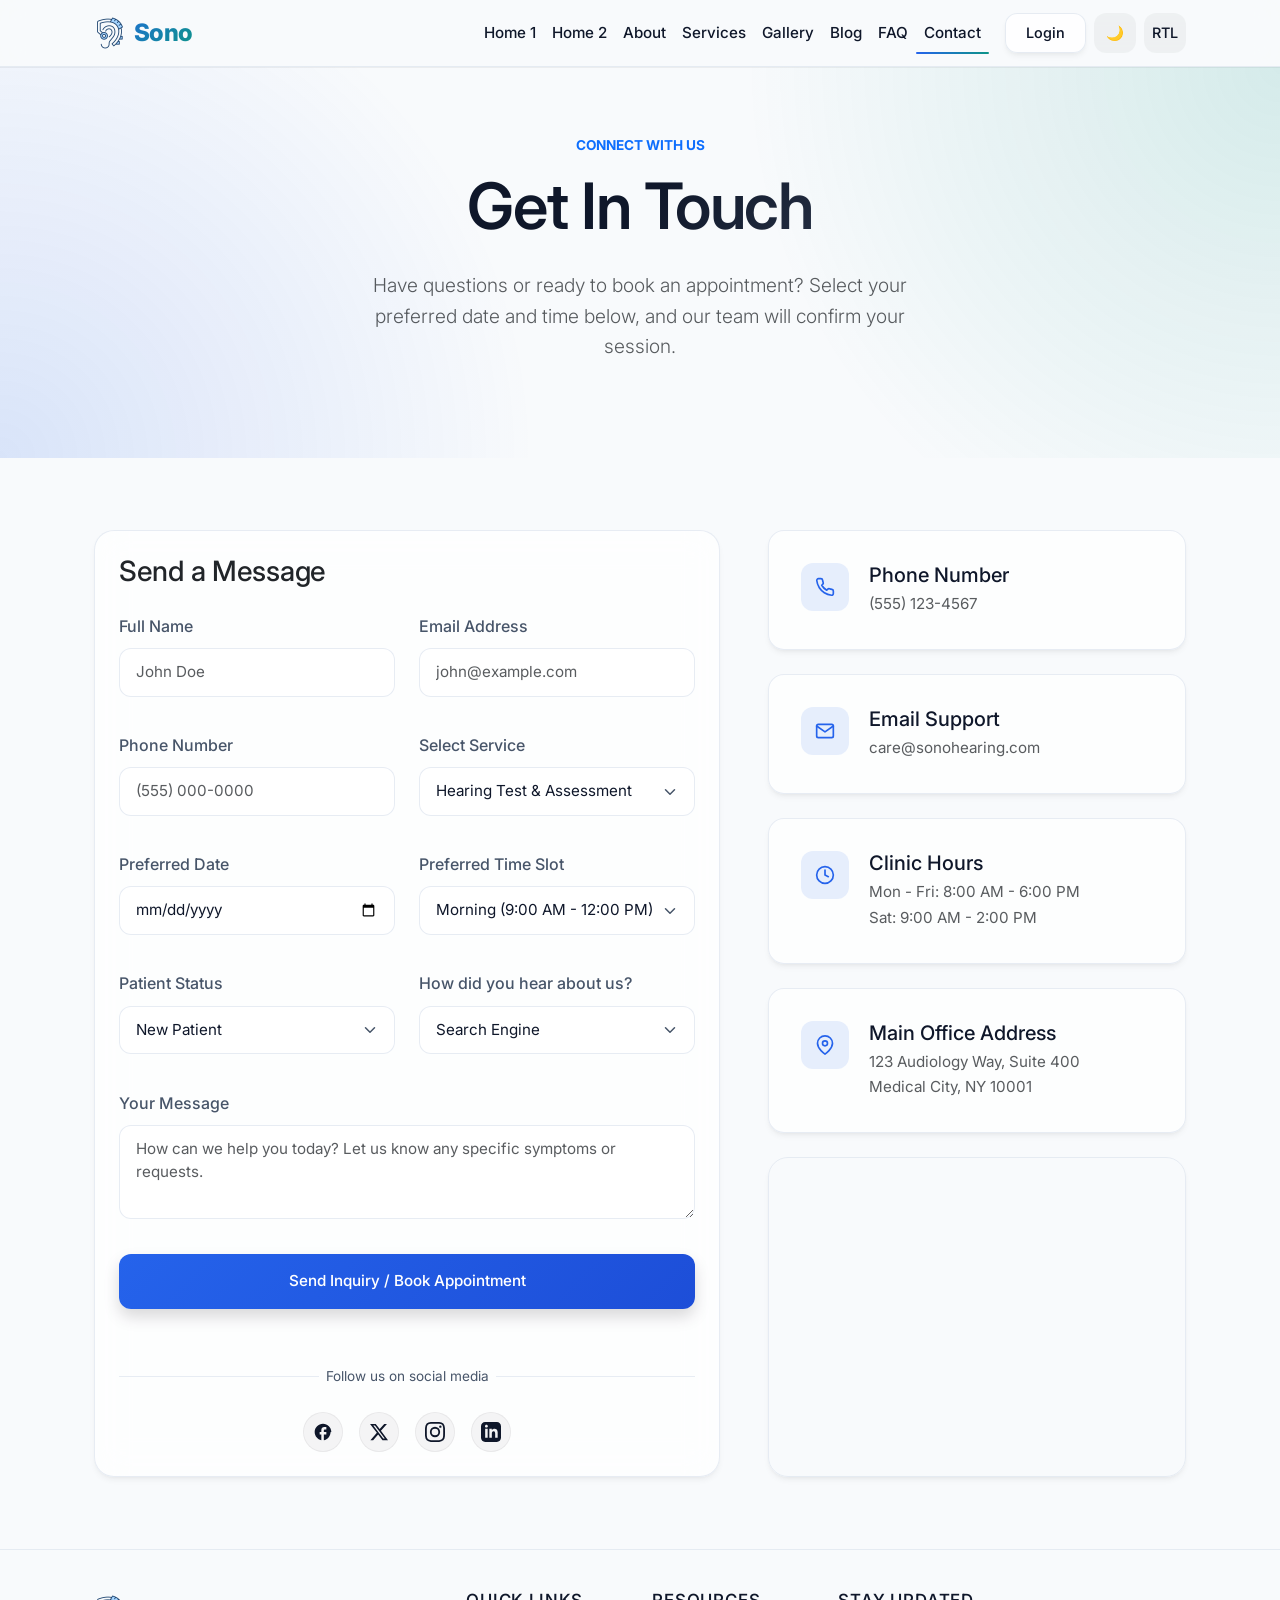
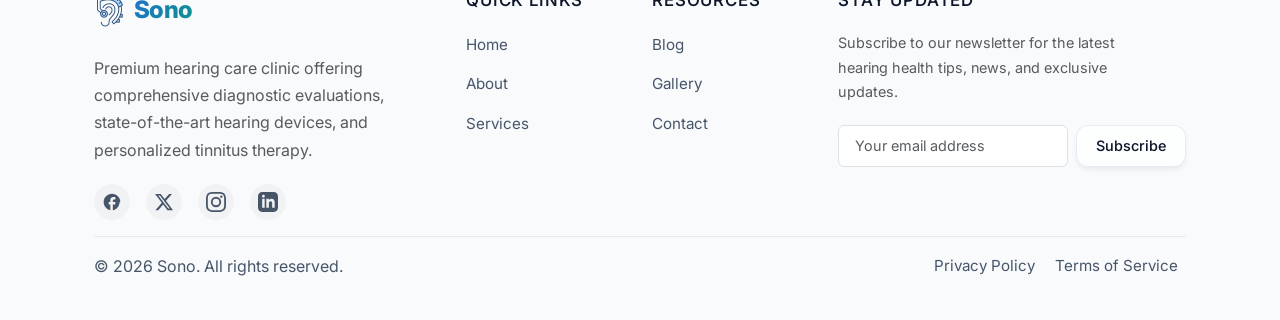
<file: contact.html>
<!DOCTYPE html>
<html lang="en" data-theme="light">

<head>
  <meta charset="UTF-8">
  <meta name="viewport" content="width=device-width, initial-scale=1.0">
  <title>Contact Us - Sono</title>
  <meta name="description"
    content="Get in touch with Sono Hearing Care. Book your visit, ask questions, or find our clinics.">
  <!-- Favicon -->
  <link rel="icon" type="image/png" href="assets/images/favicon.png">
  <link href="https://cdn.jsdelivr.net/npm/bootstrap@5.3.2/dist/css/bootstrap.min.css" rel="stylesheet">
  <link href="assets/css/style.css" rel="stylesheet">
  <link href="assets/css/dark-mode.css" rel="stylesheet" id="dark-mode-stylesheet" disabled>
  <link href="assets/css/rtl.css" rel="stylesheet" id="rtl-stylesheet" disabled>
  <link href="https://fonts.googleapis.com/css2?family=Inter:wght@400;500;600&display=swap" rel="stylesheet">
</head>

<body>
  <!-- Skip to Content Link (Accessibility) -->
  <a href="#main-content" class="skip-to-content">Skip to main content</a>
  <!-- Header -->
  <header class="navbar navbar-expand-lg sticky-top bg-white bg-opacity-75">
    <div class="container d-flex align-items-center">
      <a href="index.html" class="logo">
        <img src="assets/images/new_logo.png" alt="Sono Logo" class="logo-icon">
        Sono
      </a>
      <button class="navbar-toggler ms-auto" type="button" data-bs-toggle="collapse" data-bs-target="#nav-menu"
        aria-controls="nav-menu" aria-expanded="false" aria-label="Toggle navigation">
        <span class="navbar-toggler-icon"></span>
      </button>
      <nav class="collapse navbar-collapse justify-content-end" id="nav-menu">
        <ul class="navbar-nav mb-2 mb-lg-0 align-items-center">
          <li class="nav-item"><a class="nav-link" href="index.html">Home 1</a></li>
          <li class="nav-item"><a class="nav-link" href="home2.html">Home 2</a></li>
          <li class="nav-item"><a class="nav-link" href="about.html">About</a></li>
          <li class="nav-item"><a class="nav-link" href="services.html">Services</a></li>
          <li class="nav-item"><a class="nav-link" href="gallery.html">Gallery</a></li>
          <li class="nav-item"><a class="nav-link" href="blog.html">Blog</a></li>
          <li class="nav-item"><a class="nav-link" href="faq.html">FAQ</a></li>
          <li class="nav-item"><a class="nav-link active" href="contact.html">Contact</a></li>
        </ul>
        <div class="d-flex align-items-center gap-2 ms-lg-3 mt-3 mt-lg-0 header-actions">
          <a href="login.html" class="btn btn-secondary">Login</a>
          <button class="btn btn-link icon-btn m-0" id="theme-toggle" aria-label="Toggle dark/light theme">🌙</button>
          <button class="btn btn-link icon-btn m-0" id="rtl-toggle" aria-label="Toggle RTL">↔️</button>
        </div>
      </nav>
    </div>
  </header>
  <main id="main-content">
    <!-- Hero Section -->
    <section class="hero text-center py-5" style="min-height: auto; padding: 4rem 0 2rem;">
      <div class="container">
        <span class="text-primary fw-bold text-uppercase tracking-wider" style="font-size: 0.85rem;">Connect with
          Us</span>
        <h1 class="display-4 fw-bold mt-2">Get In Touch</h1>
        <p class="lead text-muted mx-auto mt-3" style="max-width: 600px;">Have questions or ready to book an
          appointment? Select your preferred date and time below, and our team will confirm your session.</p>
      </div>
    </section>

    <!-- Contact Grid -->
    <section class="container py-4">
      <div class="contact-container">
        <!-- Left side: Contact Form -->
        <div class="card glass p-4 glass-form d-flex flex-column h-100" style="border-radius: 20px !important;">
          <h2 class="h3 mb-4">Send a Message</h2>
          <form action="#" method="POST" class="d-flex flex-column flex-grow-1 justify-content-between pb-2">
            <div class="row">
              <div class="col-md-6 form-group">
                <label for="name">Full Name</label>
                <input type="text" id="name" class="form-control" placeholder="John Doe" required autocomplete="name">
              </div>
              <div class="col-md-6 form-group">
                <label for="email">Email Address</label>
                <input type="email" id="email" class="form-control" placeholder="john@example.com" required
                  autocomplete="email">
              </div>
            </div>
            <div class="row">
              <div class="col-md-6 form-group">
                <label for="phone">Phone Number</label>
                <input type="tel" id="phone" class="form-control" placeholder="(555) 000-0000" autocomplete="tel">
              </div>
              <div class="col-md-6 form-group">
                <label for="service">Select Service</label>
                <select id="service" class="form-select">
                  <option value="test">Hearing Test & Assessment</option>
                  <option value="aid">Hearing Aid Fitting / Repair</option>
                  <option value="tinnitus">Tinnitus Management</option>
                  <option value="other">General Inquiry</option>
                </select>
              </div>
            </div>
            <div class="row">
              <div class="col-md-6 form-group">
                <label for="date">Preferred Date</label>
                <input type="date" id="date" class="form-control">
              </div>
              <div class="col-md-6 form-group">
                <label for="time">Preferred Time Slot</label>
                <select id="time" class="form-select">
                  <option value="morning">Morning (9:00 AM - 12:00 PM)</option>
                  <option value="afternoon">Afternoon (12:00 PM - 4:00 PM)</option>
                  <option value="evening">Late Afternoon (4:00 PM - 6:00 PM)</option>
                </select>
              </div>
            </div>
            <div class="row">
              <div class="col-md-6 form-group">
                <label for="patient-status">Patient Status</label>
                <select id="patient-status" class="form-select">
                  <option value="new">New Patient</option>
                  <option value="returning">Returning Patient</option>
                </select>
              </div>
              <div class="col-md-6 form-group">
                <label for="referral">How did you hear about us?</label>
                <select id="referral" class="form-select">
                  <option value="search">Search Engine</option>
                  <option value="social">Social Media</option>
                  <option value="friend">Friend / Family</option>
                  <option value="doctor">Doctor Referral</option>
                  <option value="other">Other</option>
                </select>
              </div>
            </div>
            <div class="form-group mb-4">
              <label for="message">Your Message</label>
              <textarea id="message" rows="3" class="form-control"
                placeholder="How can we help you today? Let us know any specific symptoms or requests."
                required></textarea>
            </div>
            <button type="submit" class="btn btn-primary w-100 py-3 shadow" style="border: none;">Send Inquiry / Book
              Appointment</button>
          </form>

          <!-- Social Media Section (Fills empty space) -->
          <div class="mt-auto pt-4 text-center">
            <div class="auth-divider mb-4">Follow us on social media</div>
            <div class="d-flex justify-content-center gap-3">
              <a href="#" class="icon-btn m-0" aria-label="Facebook">
                <svg width="20" height="20" fill="currentColor" viewBox="0 0 24 24">
                  <path d="M22 12c0-5.52-4.48-10-10-10S2 6.48 2 12c0 4.84 3.44 8.87 8 9.8V15H8v-3h2V9.5C10 7.57 11.57 6 13.5 6H16v3h-2c-.55 0-1 .45-1 1v2h3v3h-3v6.95c4.56-.93 8-4.96 8-9.75z" />
                </svg>
              </a>
              <a href="#" class="icon-btn m-0" aria-label="X (formerly Twitter)">
                <svg width="20" height="20" fill="currentColor" viewBox="0 0 24 24">
                  <path d="M18.244 2.25h3.308l-7.227 8.26 8.502 11.24H16.17l-5.214-6.817L4.99 21.75H1.68l7.73-8.835L1.254 2.25H8.08l4.713 6.231zm-1.161 17.52h1.833L7.084 4.126H5.117z" />
                </svg>
              </a>
              <a href="#" class="icon-btn m-0" aria-label="Instagram">
                <svg width="20" height="20" fill="currentColor" viewBox="0 0 24 24">
                  <path d="M12 2.163c3.204 0 3.584.012 4.85.07 3.252.148 4.771 1.691 4.919 4.919.058 1.265.069 1.645.069 4.849 0 3.205-.012 3.584-.069 4.849-.149 3.225-1.664 4.771-4.919 4.919-1.266.058-1.644.07-4.85.07-3.204 0-3.584-.012-4.849-.07-3.26-.149-4.771-1.699-4.919-4.92-.058-1.265-.07-1.644-.07-4.849 0-3.204.013-3.583.07-4.849.149-3.227 1.664-4.771 4.919-4.919 1.266-.057 1.645-.069 4.849-.069zM12 0C8.741 0 8.333.014 7.053.072 2.695.272.273 2.69.073 7.051.014 8.333 0 8.741 0 12c0 3.259.014 3.668.072 4.948.2 4.358 2.618 6.78 6.98 6.98 1.281.058 1.689.072 4.948.072 3.259 0 3.668-.014 4.948-.072 4.354-.2 6.782-2.618 6.979-6.98.059-1.28.073-1.689.073-4.948 0-3.259-.014-3.667-.072-4.947-.196-4.354-2.617-6.78-6.979-6.98C15.668.014 15.259 0 12 0zm0 5.838a6.162 6.162 0 100 12.324 6.162 6.162 0 000-12.324zM12 16a4 4 0 110-8 4 4 0 010 8zm6.406-11.845a1.44 1.44 0 100 2.881 1.44 1.44 0 000-2.881z" />
                </svg>
              </a>
              <a href="#" class="icon-btn m-0" aria-label="LinkedIn">
                <svg width="20" height="20" fill="currentColor" viewBox="0 0 24 24">
                  <path d="M19 0h-14c-2.761 0-5 2.239-5 5v14c0 2.761 2.239 5 5 5h14c2.762 0 5-2.239 5-5v-14c0-2.761-2.238-5-5-5zm-11 19h-3v-11h3v11zm-1.5-12.268c-.966 0-1.75-.79-1.75-1.764s.784-1.764 1.75-1.764 1.75.79 1.75 1.764-.783 1.764-1.75 1.764zm13.5 12.268h-3v-5.604c0-3.368-4-3.113-4 0v5.604h-3v-11h3v1.765c1.396-2.586 7-2.777 7 2.476v6.759z" />
                </svg>
              </a>
            </div>
          </div>
        </div>

        <!-- Right side: Details & Map -->
        <div>
          <div class="contact-info-card">
            <div class="contact-icon">
              <svg width="20" height="20" viewBox="0 0 24 24" fill="none" stroke="currentColor" stroke-width="2"
                stroke-linecap="round" stroke-linejoin="round">
                <path
                  d="M22 16.92v3a2 2 0 0 1-2.18 2 19.79 19.79 0 0 1-8.63-3.07 19.5 19.5 0 0 1-6-6 19.79 19.79 0 0 1-3.07-8.67A2 2 0 0 1 4.11 2h3a2 2 0 0 1 2 1.72 12.84 12.84 0 0 0 .7 2.81 2 2 0 0 1-.45 2.11L8.09 9.91a16 16 0 0 0 6 6l1.27-1.27a2 2 0 0 1 2.11-.45 12.84 12.84 0 0 0 2.81.7A2 2 0 0 1 22 16.92z">
                </path>
              </svg>
            </div>
            <div>
              <h3 class="h5 mb-1" style="color: var(--text);">Phone Number</h3>
              <p class="mb-0 text-muted" style="font-size: 0.95rem;">(555) 123-4567</p>
            </div>
          </div>
          <div class="contact-info-card">
            <div class="contact-icon">
              <svg width="20" height="20" viewBox="0 0 24 24" fill="none" stroke="currentColor" stroke-width="2"
                stroke-linecap="round" stroke-linejoin="round">
                <path d="M4 4h16c1.1 0 2 .9 2 2v12c0 1.1-.9 2-2 2H4c-1.1 0-2-.9-2-2V6c0-1.1.9-2 2-2z"></path>
                <polyline points="22,6 12,13 2,6"></polyline>
              </svg>
            </div>
            <div>
              <h3 class="h5 mb-1" style="color: var(--text);">Email Support</h3>
              <p class="mb-0 text-muted" style="font-size: 0.95rem;">care@sonohearing.com</p>
            </div>
          </div>
          <div class="contact-info-card">
            <div class="contact-icon">
              <svg width="20" height="20" viewBox="0 0 24 24" fill="none" stroke="currentColor" stroke-width="2"
                stroke-linecap="round" stroke-linejoin="round">
                <circle cx="12" cy="12" r="10"></circle>
                <polyline points="12 6 12 12 16 14"></polyline>
              </svg>
            </div>
            <div>
              <h3 class="h5 mb-1" style="color: var(--text);">Clinic Hours</h3>
              <p class="mb-0 text-muted" style="font-size: 0.95rem;">Mon - Fri: 8:00 AM - 6:00 PM<br>Sat: 9:00 AM - 2:00
                PM</p>
            </div>
          </div>
          <div class="contact-info-card">
            <div class="contact-icon">
              <svg width="20" height="20" viewBox="0 0 24 24" fill="none" stroke="currentColor" stroke-width="2"
                stroke-linecap="round" stroke-linejoin="round">
                <path d="M21 10c0 7-9 13-9 13s-9-6-9-13a9 9 0 0 1 18 0z"></path>
                <circle cx="12" cy="10" r="3"></circle>
              </svg>
            </div>
            <div>
              <h3 class="h5 mb-1" style="color: var(--text);">Main Office Address</h3>
              <p class="mb-0 text-muted" style="font-size: 0.95rem;">123 Audiology Way, Suite 400<br>Medical City, NY
                10001</p>
            </div>
          </div>

          <!-- Embedded Map -->
          <div class="map-container mt-4" style="border-radius: 20px !important;">
            <iframe
              src="https://www.google.com/maps/embed?pb=!1m18!1m12!1m3!1d3022.4284897984954!2d-73.98731968459383!3d40.75489797932688!2m3!1f0!2f0!3f0!3m2!1i1024!2i768!4f13.1!3m3!1m2!1s0x89c259a9b3117469%3A0xd134e199a405a163!2sEmpire%20State%20Building!5e0!3m2!1sen!2sus!4v1654876543210!5m2!1sen!2sus"
              width="100%" height="100%" style="border:0;" allowfullscreen="" loading="lazy"
              referrerpolicy="no-referrer-when-downgrade" title="Clinic Location Map">
            </iframe>
          </div>
        </div>
      </div>
    </section>
  </main>
  <!-- Footer -->
  <footer class="footer bg-light py-4 mt-auto">
    <div class="container">
      <div class="row">
        <div class="col-lg-4 col-md-6 mb-4 mb-lg-0">
          <a href="index.html" class="logo">
            <img src="assets/images/new_logo.png" alt="Sono Logo" class="logo-icon">
            Sono
          </a>
          <p class="mt-2 text-muted" style="max-width: 320px;">
            Premium hearing care clinic offering comprehensive diagnostic evaluations, state-of-the-art hearing devices,
            and personalized tinnitus therapy.
          </p>
          <div class="d-flex gap-3 mt-3 social-icons">
            <a href="#" class="social-icon" aria-label="Facebook">
              <svg width="20" height="20" fill="currentColor" viewBox="0 0 24 24">
                <path
                  d="M22 12c0-5.52-4.48-10-10-10S2 6.48 2 12c0 4.84 3.44 8.87 8 9.8V15H8v-3h2V9.5C10 7.57 11.57 6 13.5 6H16v3h-2c-.55 0-1 .45-1 1v2h3v3h-3v6.95c4.56-.93 8-4.96 8-9.75z" />
              </svg>
            </a>
            <a href="#" class="social-icon" aria-label="X (formerly Twitter)">
              <svg width="20" height="20" fill="currentColor" viewBox="0 0 24 24">
                <path
                  d="M18.244 2.25h3.308l-7.227 8.26 8.502 11.24H16.17l-5.214-6.817L4.99 21.75H1.68l7.73-8.835L1.254 2.25H8.08l4.713 6.231zm-1.161 17.52h1.833L7.084 4.126H5.117z" />
              </svg>
            </a>
            <a href="#" class="social-icon" aria-label="Instagram">
              <svg width="20" height="20" fill="currentColor" viewBox="0 0 24 24">
                <path
                  d="M12 2.163c3.204 0 3.584.012 4.85.07 3.252.148 4.771 1.691 4.919 4.919.058 1.265.069 1.645.069 4.849 0 3.205-.012 3.584-.069 4.849-.149 3.225-1.664 4.771-4.919 4.919-1.266.058-1.644.07-4.85.07-3.204 0-3.584-.012-4.849-.07-3.26-.149-4.771-1.699-4.919-4.92-.058-1.265-.07-1.644-.07-4.849 0-3.204.013-3.583.07-4.849.149-3.227 1.664-4.771 4.919-4.919 1.266-.057 1.645-.069 4.849-.069zM12 0C8.741 0 8.333.014 7.053.072 2.695.272.273 2.69.073 7.051.014 8.333 0 8.741 0 12c0 3.259.014 3.668.072 4.948.2 4.358 2.618 6.78 6.98 6.98 1.281.058 1.689.072 4.948.072 3.259 0 3.668-.014 4.948-.072 4.354-.2 6.782-2.618 6.979-6.98.059-1.28.073-1.689.073-4.948 0-3.259-.014-3.667-.072-4.947-.196-4.354-2.617-6.78-6.979-6.98C15.668.014 15.259 0 12 0zm0 5.838a6.162 6.162 0 100 12.324 6.162 6.162 0 000-12.324zM12 16a4 4 0 110-8 4 4 0 010 8zm6.406-11.845a1.44 1.44 0 100 2.881 1.44 1.44 0 000-2.881z" />
              </svg>
            </a>
            <a href="#" class="social-icon" aria-label="LinkedIn">
              <svg width="20" height="20" fill="currentColor" viewBox="0 0 24 24">
                <path
                  d="M19 0h-14c-2.761 0-5 2.239-5 5v14c0 2.761 2.239 5 5 5h14c2.762 0 5-2.239 5-5v-14c0-2.761-2.238-5-5-5zm-11 19h-3v-11h3v11zm-1.5-12.268c-.966 0-1.75-.79-1.75-1.764s.784-1.764 1.75-1.764 1.75.79 1.75 1.764-.783 1.764-1.75 1.764zm13.5 12.268h-3v-5.604c0-3.368-4-3.113-4 0v5.604h-3v-11h3v1.765c1.396-2.586 7-2.777 7 2.476v6.759z" />
              </svg>
            </a>
          </div>
        </div>
        <div class="col-lg-2 col-md-6 mb-4 mb-lg-0">
          <h5>Quick Links</h5>
          <ul class="list-unstyled">
            <li><a href="index.html" class="text-decoration-none">Home</a></li>
            <li><a href="about.html" class="text-decoration-none">About</a></li>
            <li><a href="services.html" class="text-decoration-none">Services</a></li>
          </ul>
        </div>
        <div class="col-lg-2 col-md-6 mb-4 mb-lg-0">
          <h5>Resources</h5>
          <ul class="list-unstyled">
            <li><a href="blog.html" class="text-decoration-none">Blog</a></li>
            <li><a href="gallery.html" class="text-decoration-none">Gallery</a></li>
            <li><a href="contact.html" class="text-decoration-none">Contact</a></li>
          </ul>
        </div>
        <div class="col-lg-4 col-md-6 mb-4 mb-lg-0">
          <h5>Stay Updated</h5>
          <p class="text-muted" style="font-size: 0.9rem; max-width: 320px;">
            Subscribe to our newsletter for the latest hearing health tips, news, and exclusive updates.
          </p>
          <form action="https://formspree.io/f/your-form-id" method="POST" class="d-flex gap-2">
            <input type="email" name="email" placeholder="Your email address" required aria-label="Email address"
              class="form-control" style="font-size: 0.9rem; padding: 0.6rem 1rem;">
            <button type="submit" class="btn btn-secondary"
              style="padding: 0.6rem 1.2rem; font-size: 0.9rem; white-space: nowrap;">Subscribe</button>
          </form>
        </div>
      </div>
      <div class="bottom-bar text-center mt-3">
        <p class="mb-0">&copy; 2026 Sono. All rights reserved.</p>
        <ul class="list-inline">
          <li class="list-inline-item"><a href="#" class="text-decoration-none">Privacy Policy</a></li>
          <li class="list-inline-item"><a href="#" class="text-decoration-none">Terms of Service</a></li>
        </ul>
      </div>
      <button class="back-to-top" id="back-to-top" aria-label="Back to top">
        <svg width="24" height="24" viewBox="0 0 24 24">
          <polyline points="18 15 12 9 6 15"></polyline>
        </svg>
      </button>
    </div>
  </footer>

  <!-- Bootstrap Bundle JS -->
  <script src="https://cdn.jsdelivr.net/npm/bootstrap@5.3.2/dist/js/bootstrap.bundle.min.js"></script>
  <script src="assets/js/main.js"></script>
</body>

</html>
</file>
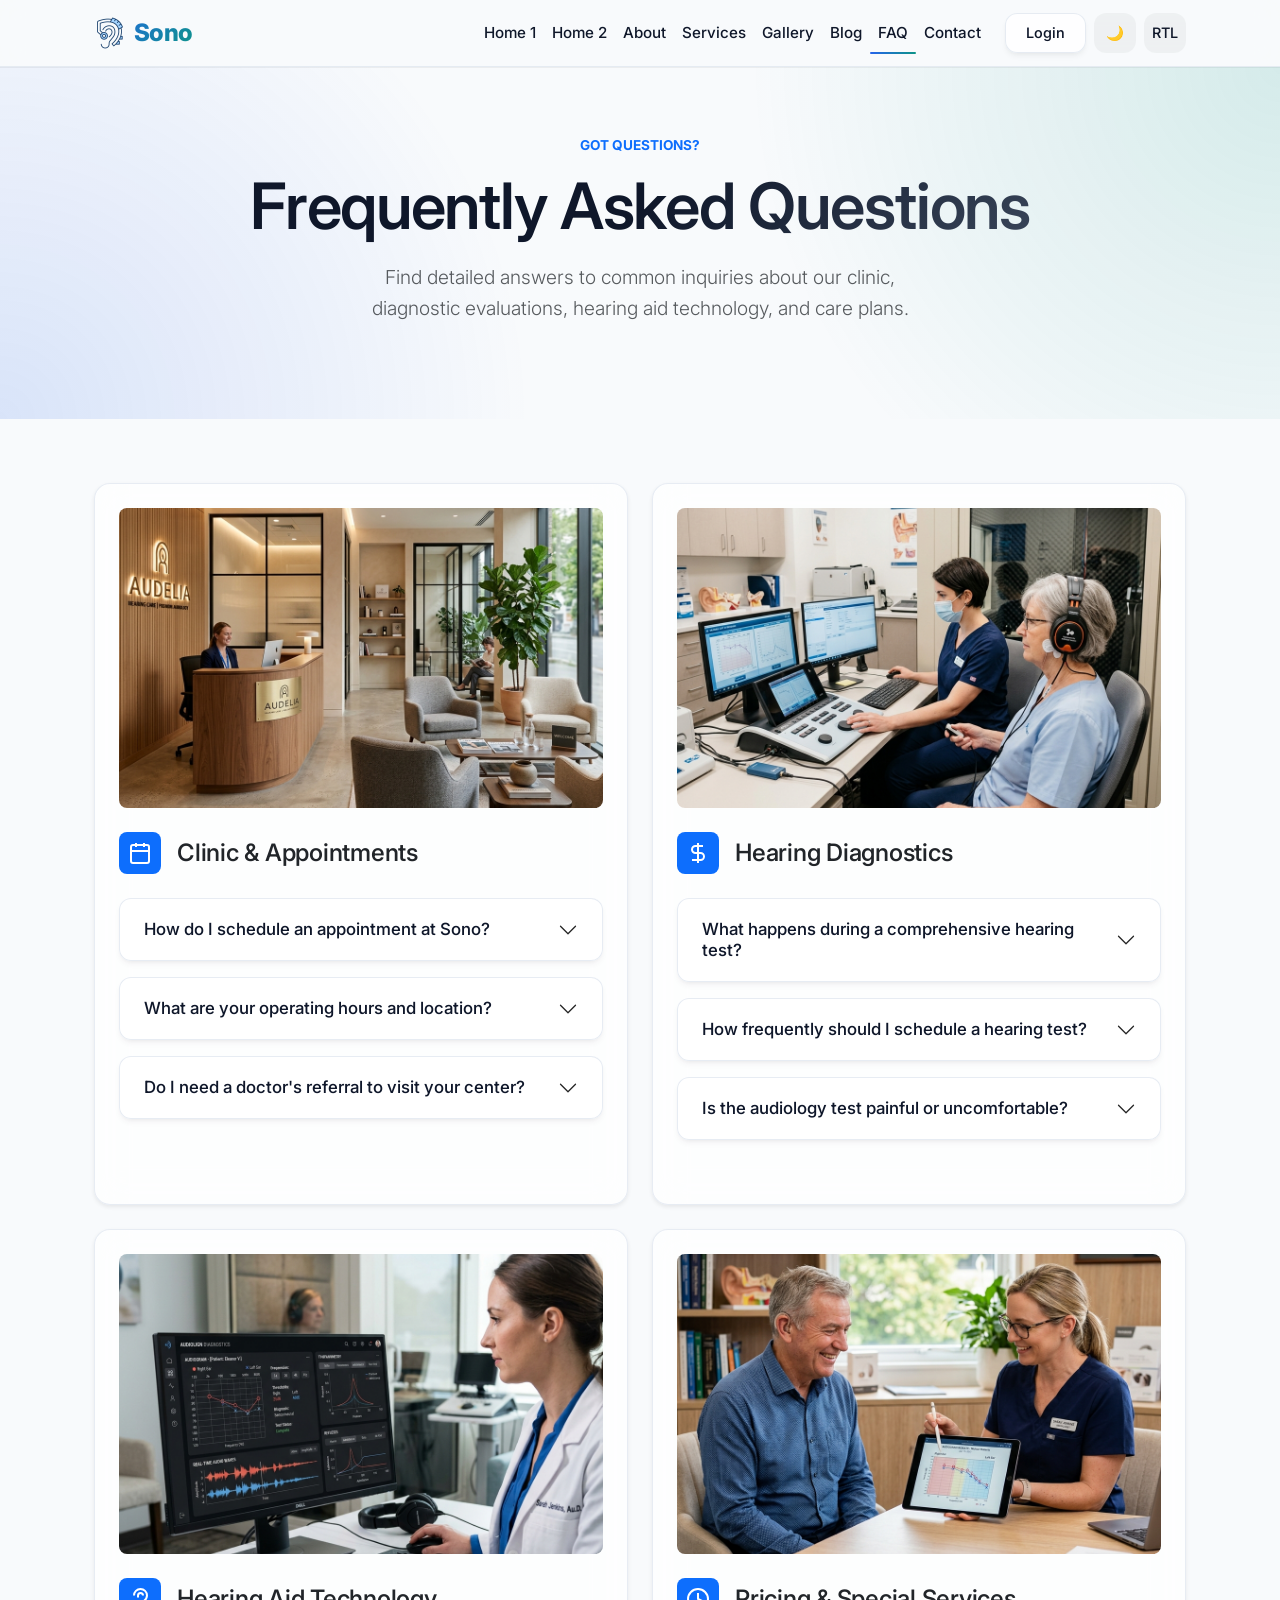
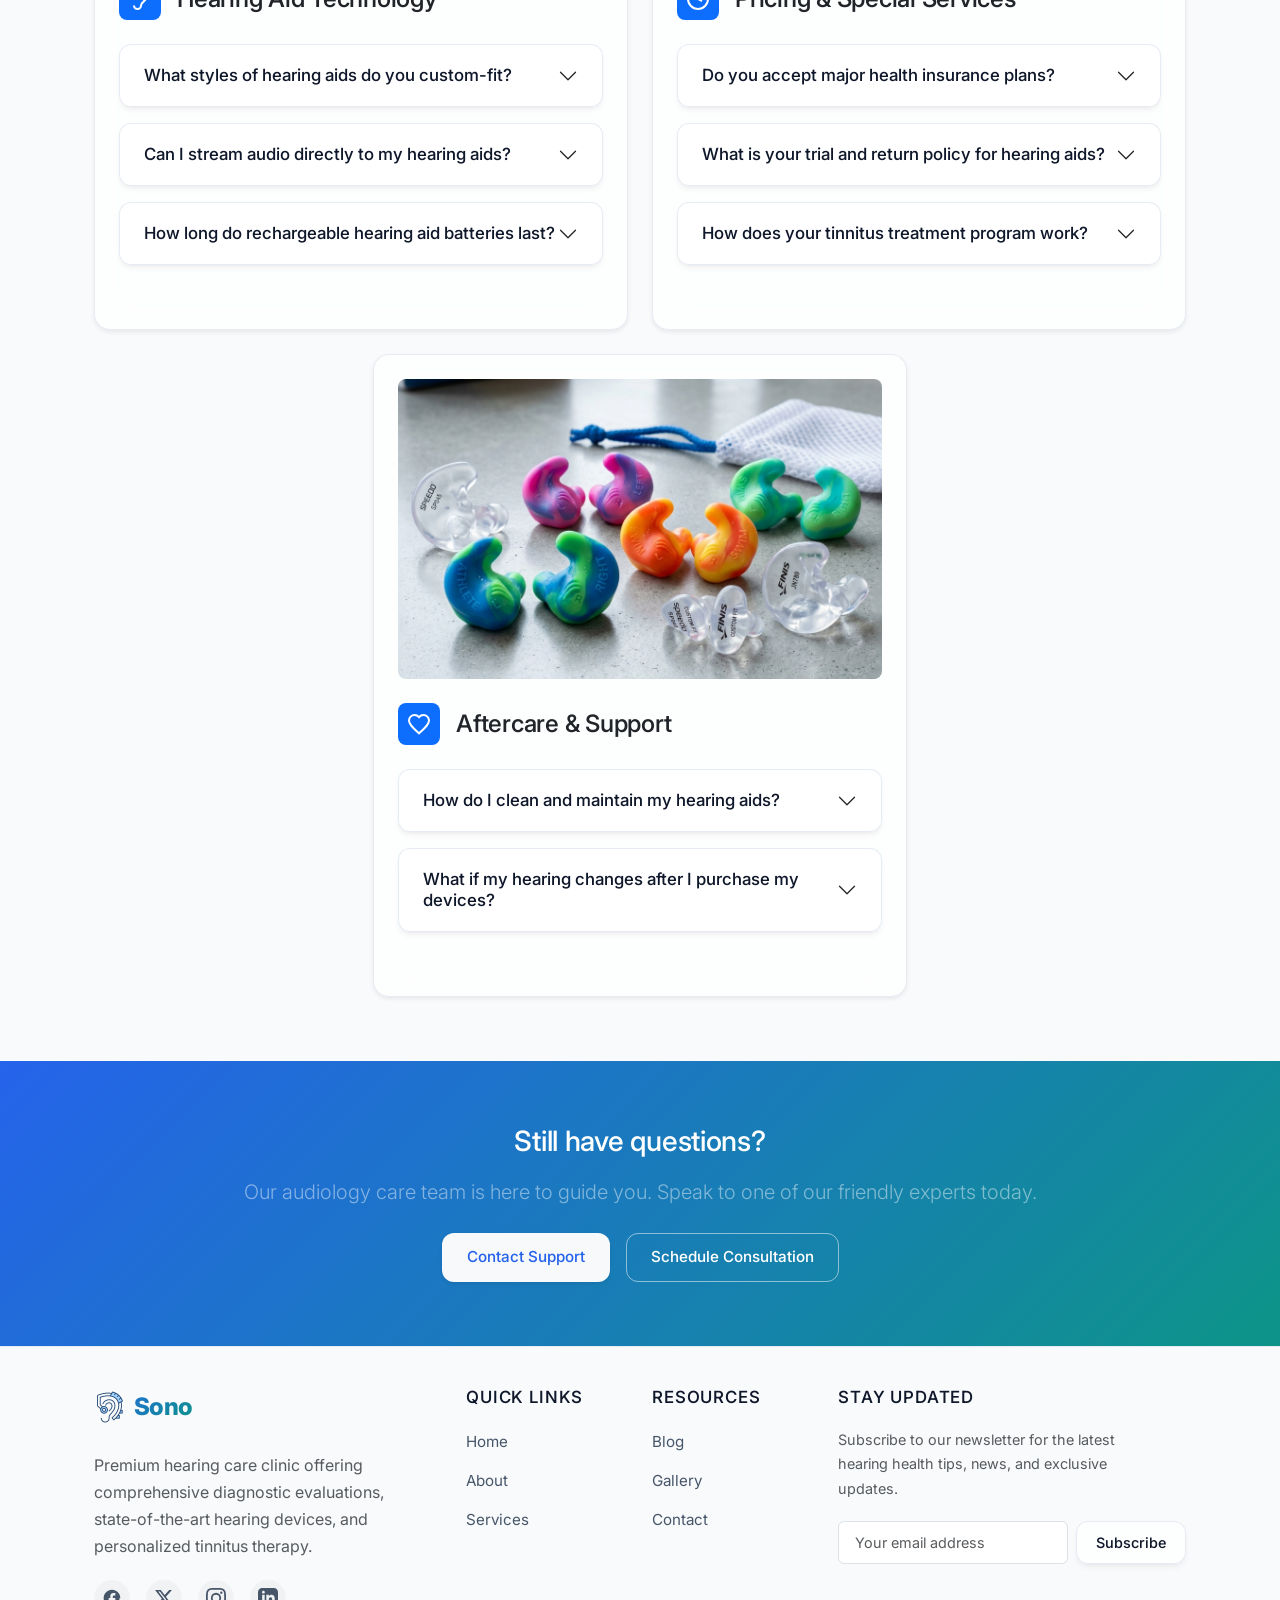
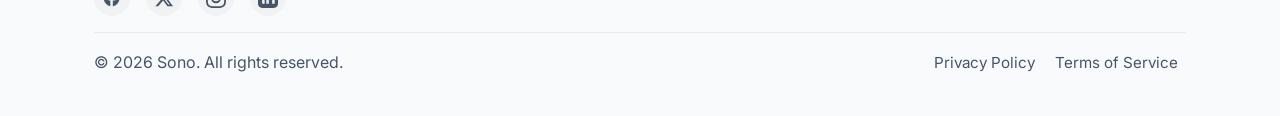
<file: faq.html>
<!DOCTYPE html>
<html lang="en" data-theme="light">

<head>
  <meta charset="UTF-8">
  <meta name="viewport" content="width=device-width, initial-scale=1.0">
  <title>FAQ - Sono</title>
  <meta name="description"
    content="Answers to frequently asked questions about hearing care, diagnostics, hearing aid technology, and pricing at Sono.">
  <!-- Favicon -->
  <link rel="icon" type="image/png" href="assets/images/favicon.png">
  <!-- Bootstrap 5 CSS -->
  <link href="https://cdn.jsdelivr.net/npm/bootstrap@5.3.2/dist/css/bootstrap.min.css" rel="stylesheet">
  <!-- Custom Styles -->
  <link href="assets/css/style.css" rel="stylesheet">
  <link href="assets/css/dark-mode.css" rel="stylesheet" id="dark-mode-stylesheet" disabled>
  <link href="assets/css/rtl.css" rel="stylesheet" id="rtl-stylesheet" disabled>
  <link href="https://fonts.googleapis.com/css2?family=Inter:wght@400;500;600&display=swap" rel="stylesheet">
</head>

<body>
  <!-- Skip to Content Link (Accessibility) -->
  <a href="#main-content" class="skip-to-content">Skip to main content</a>

  <!-- Header -->
  <header class="navbar navbar-expand-lg sticky-top bg-white bg-opacity-75">
    <div class="container d-flex align-items-center">
      <a href="index.html" class="logo">
        <img src="assets/images/new_logo.png" alt="Sono Logo" class="logo-icon">
        Sono
      </a>
      <button class="navbar-toggler ms-auto" type="button" data-bs-toggle="collapse" data-bs-target="#nav-menu"
        aria-controls="nav-menu" aria-expanded="false" aria-label="Toggle navigation">
        <span class="navbar-toggler-icon"></span>
      </button>
      <nav class="collapse navbar-collapse justify-content-end" id="nav-menu">
        <ul class="navbar-nav mb-2 mb-lg-0 align-items-center">
          <li class="nav-item"><a class="nav-link" href="index.html">Home 1</a></li>
          <li class="nav-item"><a class="nav-link" href="home2.html">Home 2</a></li>
          <li class="nav-item"><a class="nav-link" href="about.html">About</a></li>
          <li class="nav-item"><a class="nav-link" href="services.html">Services</a></li>
          <li class="nav-item"><a class="nav-link" href="gallery.html">Gallery</a></li>
          <li class="nav-item"><a class="nav-link" href="blog.html">Blog</a></li>
          <li class="nav-item"><a class="nav-link active" href="faq.html">FAQ</a></li>
          <li class="nav-item"><a class="nav-link" href="contact.html">Contact</a></li>
        </ul>
        <div class="d-flex align-items-center gap-2 ms-lg-3 mt-3 mt-lg-0 header-actions">
          <a href="login.html" class="btn btn-secondary">Login</a>
          <button class="btn btn-link icon-btn m-0" id="theme-toggle" aria-label="Toggle dark/light theme">🌙</button>
          <button class="btn btn-link icon-btn m-0" id="rtl-toggle" aria-label="Toggle RTL">↔️</button>
        </div>
      </nav>
    </div>
  </header>

  <main id="main-content">
    <!-- Hero Section -->
    <section class="hero text-center py-5" style="min-height: auto; padding: 4rem 0 2rem;">
      <div class="container">
        <span class="text-primary fw-bold text-uppercase tracking-wider" style="font-size: 0.85rem;">Got Questions?</span>
        <h1 class="mt-2 display-4 fw-bold mb-3">Frequently Asked Questions</h1>
        <p class="lead text-muted mx-auto" style="max-width: 600px;">Find detailed answers to common inquiries about our
          clinic, diagnostic evaluations, hearing aid technology, and care plans.</p>
      </div>
    </section>

    <!-- FAQ Section Grid -->
    <section class="py-5 bg-light">
      <div class="container">
        <div class="row g-4 justify-content-center">
          
          <!-- Section 1: Clinic & Appointments -->
          <div class="col-lg-6">
            <div class="card glass p-4 border-0 shadow-sm h-100 mb-4">
              <img src="assets/images/clinic_reception.png" alt="Clinic & Appointments" class="rounded-3 mb-4 faq-card-img">
              <div class="d-flex align-items-center gap-3 mb-4">
                <div class="bg-primary text-white rounded-3 p-2 d-flex align-items-center justify-content-center" style="width: 42px; height: 42px;">
                  <svg width="24" height="24" fill="none" stroke="currentColor" stroke-width="2" viewBox="0 0 24 24">
                    <rect x="3" y="4" width="18" height="18" rx="2" ry="2" />
                    <line x1="16" y1="2" x2="16" y2="6" />
                    <line x1="8" y1="2" x2="8" y2="6" />
                    <line x1="3" y1="10" x2="21" y2="10" />
                  </svg>
                </div>
                <h2 class="h4 fw-bold mb-0">Clinic & Appointments</h2>
              </div>
              <div class="accordion" id="faqAccordion1">
                <div class="accordion-item">
                  <h3 class="accordion-header" id="heading1-1">
                    <button class="accordion-button collapsed" type="button" data-bs-toggle="collapse" data-bs-target="#collapse1-1" aria-expanded="false" aria-controls="collapse1-1">
                      How do I schedule an appointment at Sono?
                    </button>
                  </h3>
                  <div id="collapse1-1" class="accordion-collapse collapse" aria-labelledby="heading1-1" data-bs-parent="#faqAccordion1">
                    <div class="accordion-body">
                      You can schedule a visit by clicking any "Book Now" or "Book Appointment" button on our website, filling out our contact form, or calling our direct support line at (555) 123-4567. We offer both initial clinical evaluations and follow-up adjustments.
                    </div>
                  </div>
                </div>
                <div class="accordion-item">
                  <h3 class="accordion-header" id="heading1-2">
                    <button class="accordion-button collapsed" type="button" data-bs-toggle="collapse" data-bs-target="#collapse1-2" aria-expanded="false" aria-controls="collapse1-2">
                      What are your operating hours and location?
                    </button>
                  </h3>
                  <div id="collapse1-2" class="accordion-collapse collapse" aria-labelledby="heading1-2" data-bs-parent="#faqAccordion1">
                    <div class="accordion-body">
                      Our clinic is open Monday through Friday, from 9:00 AM to 5:00 PM. We are located at 123 Hearing Health Way, Hearingville, CA. Complimentarty parking is available for all patients in the private front lot.
                    </div>
                  </div>
                </div>
                <div class="accordion-item">
                  <h3 class="accordion-header" id="heading1-3">
                    <button class="accordion-button collapsed" type="button" data-bs-toggle="collapse" data-bs-target="#collapse1-3" aria-expanded="false" aria-controls="collapse1-3">
                      Do I need a doctor's referral to visit your center?
                    </button>
                  </h3>
                  <div id="collapse1-3" class="accordion-collapse collapse" aria-labelledby="heading1-3" data-bs-parent="#faqAccordion1">
                    <div class="accordion-body">
                      No, a doctor's referral is not required to schedule a diagnostic evaluation or consulting session with our audiology specialists. However, if your insurance policy mandates a referral for diagnostic benefits, please confirm prior to booking.
                    </div>
                  </div>
                </div>
              </div>
            </div>
          </div>

          <!-- Section 2: Hearing Diagnostics & Tests -->
          <div class="col-lg-6">
            <div class="card glass p-4 border-0 shadow-sm h-100 mb-4">
              <img src="assets/images/hearing_test.png" alt="Hearing Diagnostics" class="rounded-3 mb-4 faq-card-img">
              <div class="d-flex align-items-center gap-3 mb-4">
                <div class="bg-primary text-white rounded-3 p-2 d-flex align-items-center justify-content-center" style="width: 42px; height: 42px;">
                  <svg width="24" height="24" fill="none" stroke="currentColor" stroke-width="2" viewBox="0 0 24 24">
                    <path d="M12 2v20M17 5H9.5a3.5 3.5 0 0 0 0 7h5a3.5 3.5 0 0 1 0 7H6" />
                  </svg>
                </div>
                <h2 class="h4 fw-bold mb-0">Hearing Diagnostics</h2>
              </div>
              <div class="accordion" id="faqAccordion2">
                <div class="accordion-item">
                  <h3 class="accordion-header" id="heading2-1">
                    <button class="accordion-button collapsed" type="button" data-bs-toggle="collapse" data-bs-target="#collapse2-1" aria-expanded="false" aria-controls="collapse2-1">
                      What happens during a comprehensive hearing test?
                    </button>
                  </h3>
                  <div id="collapse2-1" class="accordion-collapse collapse" aria-labelledby="heading2-1" data-bs-parent="#faqAccordion2">
                    <div class="accordion-body">
                      A standard evaluation takes about 30 to 45 minutes. Our certified specialist performs an otoscopic ear exam to check the canal and eardrum. Then, you'll enter a soundproof booth to listen to varying pure-tone frequencies and speech tests through custom headphones.
                    </div>
                  </div>
                </div>
                <div class="accordion-item">
                  <h3 class="accordion-header" id="heading2-2">
                    <button class="accordion-button collapsed" type="button" data-bs-toggle="collapse" data-bs-target="#collapse2-2" aria-expanded="false" aria-controls="collapse2-2">
                      How frequently should I schedule a hearing test?
                    </button>
                  </h3>
                  <div id="collapse2-2" class="accordion-collapse collapse" aria-labelledby="heading2-2" data-bs-parent="#faqAccordion2">
                    <div class="accordion-body">
                      We recommend that adults aged 50 and above undergo screening every two years, or annually if they are frequently exposed to loud noise. If you experience symptoms like ringing in the ears or struggle to follow group discussions, please book immediately.
                    </div>
                  </div>
                </div>
                <div class="accordion-item">
                  <h3 class="accordion-header" id="heading2-3">
                    <button class="accordion-button collapsed" type="button" data-bs-toggle="collapse" data-bs-target="#collapse2-3" aria-expanded="false" aria-controls="collapse2-3">
                      Is the audiology test painful or uncomfortable?
                    </button>
                  </h3>
                  <div id="collapse2-3" class="accordion-collapse collapse" aria-labelledby="heading2-3" data-bs-parent="#faqAccordion2">
                    <div class="accordion-body">
                      No. Diagnostic hearing tests are completely painless and non-invasive. You simply respond to the quietest sounds you can hear by raising your hand or pressing a button.
                    </div>
                  </div>
                </div>
              </div>
            </div>
          </div>

          <!-- Section 3: Hearing Aid Technology -->
          <div class="col-lg-6">
            <div class="card glass p-4 border-0 shadow-sm h-100 mb-4">
              <img src="assets/images/hearing_technology.png" alt="Hearing Aid Technology" class="rounded-3 mb-4 faq-card-img">
              <div class="d-flex align-items-center gap-3 mb-4">
                <div class="bg-primary text-white rounded-3 p-2 d-flex align-items-center justify-content-center" style="width: 42px; height: 42px;">
                  <svg width="24" height="24" fill="none" stroke="currentColor" stroke-width="2" viewBox="0 0 24 24">
                    <path d="M6 8.5a6.5 6.5 0 1 1 13 0c0 6-6 6-6 10a3.5 3.5 0 1 1-7 0" />
                    <path d="M15 8.5a2.5 2.5 0 0 0-5 0v2" />
                  </svg>
                </div>
                <h2 class="h4 fw-bold mb-0">Hearing Aid Technology</h2>
              </div>
              <div class="accordion" id="faqAccordion3">
                <div class="accordion-item">
                  <h3 class="accordion-header" id="heading3-1">
                    <button class="accordion-button collapsed" type="button" data-bs-toggle="collapse" data-bs-target="#collapse3-1" aria-expanded="false" aria-controls="collapse3-1">
                      What styles of hearing aids do you custom-fit?
                    </button>
                  </h3>
                  <div id="collapse3-1" class="accordion-collapse collapse" aria-labelledby="heading3-1" data-bs-parent="#faqAccordion3">
                    <div class="accordion-body">
                      We offer a diverse selection of models, including Receiver-in-Canal (RIC), Behind-the-Ear (BTE), In-the-Ear (ITE), and custom, ultra-discreet Completely-in-Canal (CIC) or Invisible-in-Canal (IIC) options that sit completely unseen.
                    </div>
                  </div>
                </div>
                <div class="accordion-item">
                  <h3 class="accordion-header" id="heading3-2">
                    <button class="accordion-button collapsed" type="button" data-bs-toggle="collapse" data-bs-target="#collapse3-2" aria-expanded="false" aria-controls="collapse3-2">
                      Can I stream audio directly to my hearing aids?
                    </button>
                  </h3>
                  <div id="collapse3-2" class="accordion-collapse collapse" aria-labelledby="heading3-2" data-bs-parent="#faqAccordion3">
                    <div class="accordion-body">
                      Yes. Most of our modern digital hearing aids feature Bluetooth LE connectivity, allowing you to stream phone calls, music, podcasts, and television audio directly from Apple iOS and Android devices.
                    </div>
                  </div>
                </div>
                <div class="accordion-item">
                  <h3 class="accordion-header" id="heading3-3">
                    <button class="accordion-button collapsed" type="button" data-bs-toggle="collapse" data-bs-target="#collapse3-3" aria-expanded="false" aria-controls="collapse3-3">
                      How long do rechargeable hearing aid batteries last?
                    </button>
                  </h3>
                  <div id="collapse3-3" class="accordion-collapse collapse" aria-labelledby="heading3-3" data-bs-parent="#faqAccordion3">
                    <div class="accordion-body">
                      Modern rechargeable lithium-ion hearing devices typically run for 20 to 24 hours on a single 3-hour charge, even when utilizing streaming features. The protective cases also serve as portable chargers for weekend trips.
                    </div>
                  </div>
                </div>
              </div>
            </div>
          </div>

          <!-- Section 4: Pricing, Insurance & Tinnitus Care -->
          <div class="col-lg-6">
            <div class="card glass p-4 border-0 shadow-sm h-100 mb-4">
              <img src="assets/images/patient_consultation.png" alt="Pricing & Special Services" class="rounded-3 mb-4 faq-card-img">
              <div class="d-flex align-items-center gap-3 mb-4">
                <div class="bg-primary text-white rounded-3 p-2 d-flex align-items-center justify-content-center" style="width: 42px; height: 42px;">
                  <svg width="24" height="24" fill="none" stroke="currentColor" stroke-width="2" viewBox="0 0 24 24">
                    <circle cx="12" cy="12" r="10" />
                    <path d="M12 6v6l4 2" />
                  </svg>
                </div>
                <h2 class="h4 fw-bold mb-0">Pricing & Special Services</h2>
              </div>
              <div class="accordion" id="faqAccordion4">
                <div class="accordion-item">
                  <h3 class="accordion-header" id="heading4-1">
                    <button class="accordion-button collapsed" type="button" data-bs-toggle="collapse" data-bs-target="#collapse4-1" aria-expanded="false" aria-controls="collapse4-1">
                      Do you accept major health insurance plans?
                    </button>
                  </h3>
                  <div id="collapse4-1" class="accordion-collapse collapse" aria-labelledby="heading4-1" data-bs-parent="#faqAccordion4">
                    <div class="accordion-body">
                      Yes, we partner with major insurance providers. Hearing aid coverage details differ heavily depending on your employer group or individual plan. Our billing specialists can submit inquiries and verify your benefits prior to your trial.
                    </div>
                  </div>
                </div>
                <div class="accordion-item">
                  <h3 class="accordion-header" id="heading4-2">
                    <button class="accordion-button collapsed" type="button" data-bs-toggle="collapse" data-bs-target="#collapse4-2" aria-expanded="false" aria-controls="collapse4-2">
                      What is your trial and return policy for hearing aids?
                    </button>
                  </h3>
                  <div id="collapse4-2" class="accordion-collapse collapse" aria-labelledby="heading4-2" data-bs-parent="#faqAccordion4">
                    <div class="accordion-body">
                      We offer a risk-free 45-day adaptation trial period for all customized hearing aids. If you do not experience a significant increase in sound comfort and communication clarity, you can return them for a full refund or choose a different model.
                    </div>
                  </div>
                </div>
                <div class="accordion-item">
                  <h3 class="accordion-header" id="heading4-3">
                    <button class="accordion-button collapsed" type="button" data-bs-toggle="collapse" data-bs-target="#collapse4-3" aria-expanded="false" aria-controls="collapse4-3">
                      How does your tinnitus treatment program work?
                    </button>
                  </h3>
                  <div id="collapse4-3" class="accordion-collapse collapse" aria-labelledby="heading4-3" data-bs-parent="#faqAccordion4">
                    <div class="accordion-body">
                      We offer custom sound therapy strategies. This includes fitting specialized hearing devices that emit customized static or ocean-wave maskers to desensitize the brain, combined with clinical cognitive counseling.
                    </div>
                  </div>
                </div>
              </div>
            </div>
          </div>

          <!-- Section 5: Aftercare & Support (Centered) -->
          <div class="col-lg-6">
            <div class="card glass p-4 border-0 shadow-sm h-100 mb-4">
              <img src="assets/images/ear_protection.png" alt="Aftercare & Support" class="rounded-3 mb-4 faq-card-img">
              <div class="d-flex align-items-center gap-3 mb-4">
                <div class="bg-primary text-white rounded-3 p-2 d-flex align-items-center justify-content-center" style="width: 42px; height: 42px;">
                  <svg width="24" height="24" fill="none" stroke="currentColor" stroke-width="2" viewBox="0 0 24 24">
                    <path d="M12 21.35l-1.45-1.32C5.4 15.36 2 12.28 2 8.5 2 5.42 4.42 3 7.5 3c1.74 0 3.41.81 4.5 2.09C13.09 3.81 14.76 3 16.5 3 19.58 3 22 5.42 22 8.5c0 3.78-3.4 6.86-8.55 11.54L12 21.35z"/>
                  </svg>
                </div>
                <h2 class="h4 fw-bold mb-0">Aftercare & Support</h2>
              </div>
              <div class="accordion" id="faqAccordion5">
                <div class="accordion-item">
                  <h3 class="accordion-header" id="heading5-1">
                    <button class="accordion-button collapsed" type="button" data-bs-toggle="collapse" data-bs-target="#collapse5-1" aria-expanded="false" aria-controls="collapse5-1">
                      How do I clean and maintain my hearing aids?
                    </button>
                  </h3>
                  <div id="collapse5-1" class="accordion-collapse collapse" aria-labelledby="heading5-1" data-bs-parent="#faqAccordion5">
                    <div class="accordion-body">
                      We provide a detailed cleaning kit and instructions with every fitting. Generally, you should wipe them daily with a dry cloth, use a brush to remove wax, and avoid exposing them to excessive moisture.
                    </div>
                  </div>
                </div>
                <div class="accordion-item">
                  <h3 class="accordion-header" id="heading5-2">
                    <button class="accordion-button collapsed" type="button" data-bs-toggle="collapse" data-bs-target="#collapse5-2" aria-expanded="false" aria-controls="collapse5-2">
                      What if my hearing changes after I purchase my devices?
                    </button>
                  </h3>
                  <div id="collapse5-2" class="accordion-collapse collapse" aria-labelledby="heading5-2" data-bs-parent="#faqAccordion5">
                    <div class="accordion-body">
                      We offer free reprogramming and adjustments within the first year. Your hearing aids can be fine-tuned to match any changes in your hearing profile over time.
                    </div>
                  </div>
                </div>
              </div>
            </div>
          </div>

        </div>
      </div>
    </section>
    
<!-- Still Have Questions Callout -->
    <section class="py-5 text-white" style="background: linear-gradient(135deg, var(--primary), var(--secondary));">
      <div class="container text-center">
        <h2 class="h3 fw-bold text-white mb-3">Still have questions?</h2>
        <p class="lead mb-4 text-white-50" style="opacity: 0.9;">Our audiology care team is here to guide you. Speak to
          one of our friendly experts today.</p>
        <div class="d-flex justify-content-center gap-3 flex-wrap">
          <a href="contact.html" class="btn btn-light btn-lg px-4 shadow-sm"
            style="font-weight: 600; color: var(--primary);">Contact Support</a>
          <a href="contact.html" class="btn btn-outline-light btn-lg px-4" style="font-weight: 600;">Schedule
            Consultation</a>
        </div>
      </div>
    </section>
  </main>

  <!-- Footer -->
  <footer class="footer bg-light py-4 mt-auto">
    <div class="container">
      <div class="row">
        <div class="col-lg-4 col-md-6 mb-4 mb-lg-0">
          <a href="index.html" class="logo">
            <img src="assets/images/new_logo.png" alt="Sono Logo" class="logo-icon">
            Sono
          </a>
          <p class="mt-2 text-muted" style="max-width: 320px;">
            Premium hearing care clinic offering comprehensive diagnostic evaluations, state-of-the-art hearing devices,
            and personalized tinnitus therapy.
          </p>
          <div class="d-flex gap-3 mt-3 social-icons">
            <a href="#" class="social-icon" aria-label="Facebook">
              <svg width="20" height="20" fill="currentColor" viewBox="0 0 24 24">
                <path
                  d="M22 12c0-5.52-4.48-10-10-10S2 6.48 2 12c0 4.84 3.44 8.87 8 9.8V15H8v-3h2V9.5C10 7.57 11.57 6 13.5 6H16v3h-2c-.55 0-1 .45-1 1v2h3v3h-3v6.95c4.56-.93 8-4.96 8-9.75z" />
              </svg>
            </a>
            <a href="#" class="social-icon" aria-label="X (formerly Twitter)">
              <svg width="20" height="20" fill="currentColor" viewBox="0 0 24 24">
                <path
                  d="M18.244 2.25h3.308l-7.227 8.26 8.502 11.24H16.17l-5.214-6.817L4.99 21.75H1.68l7.73-8.835L1.254 2.25H8.08l4.713 6.231zm-1.161 17.52h1.833L7.084 4.126H5.117z" />
              </svg>
            </a>
            <a href="#" class="social-icon" aria-label="Instagram">
              <svg width="20" height="20" fill="currentColor" viewBox="0 0 24 24">
                <path
                  d="M12 2.163c3.204 0 3.584.012 4.85.07 3.252.148 4.771 1.691 4.919 4.919.058 1.265.069 1.645.069 4.849 0 3.205-.012 3.584-.069 4.849-.149 3.225-1.664 4.771-4.919 4.919-1.266.058-1.644.07-4.85.07-3.204 0-3.584-.012-4.849-.07-3.26-.149-4.771-1.699-4.919-4.92-.058-1.265-.07-1.644-.07-4.849 0-3.204.013-3.583.07-4.849.149-3.227 1.664-4.771 4.919-4.919 1.266-.057 1.645-.069 4.849-.069zM12 0C8.741 0 8.333.014 7.053.072 2.695.272.273 2.69.073 7.051.014 8.333 0 8.741 0 12c0 3.259.014 3.668.072 4.948.2 4.358 2.618 6.78 6.98 6.98 1.281.058 1.689.072 4.948.072 3.259 0 3.668-.014 4.948-.072 4.354-.2 6.782-2.618 6.979-6.98.059-1.28.073-1.689.073-4.948 0-3.259-.014-3.667-.072-4.947-.196-4.354-2.617-6.78-6.979-6.98C15.668.014 15.259 0 12 0zm0 5.838a6.162 6.162 0 100 12.324 6.162 6.162 0 000-12.324zM12 16a4 4 0 110-8 4 4 0 010 8zm6.406-11.845a1.44 1.44 0 100 2.881 1.44 1.44 0 000-2.881z" />
              </svg>
            </a>
            <a href="#" class="social-icon" aria-label="LinkedIn">
              <svg width="20" height="20" fill="currentColor" viewBox="0 0 24 24">
                <path
                  d="M19 0h-14c-2.761 0-5 2.239-5 5v14c0 2.761 2.239 5 5 5h14c2.762 0 5-2.239 5-5v-14c0-2.761-2.238-5-5-5zm-11 19h-3v-11h3v11zm-1.5-12.268c-.966 0-1.75-.79-1.75-1.764s.784-1.764 1.75-1.764 1.75.79 1.75 1.764-.783 1.764-1.75 1.764zm13.5 12.268h-3v-5.604c0-3.368-4-3.113-4 0v5.604h-3v-11h3v1.765c1.396-2.586 7-2.777 7 2.476v6.759z" />
              </svg>
            </a>
          </div>
        </div>
        <div class="col-lg-2 col-md-6 mb-4 mb-lg-0">
          <h5>Quick Links</h5>
          <ul class="list-unstyled">
            <li><a href="index.html" class="text-decoration-none">Home</a></li>
            <li><a href="about.html" class="text-decoration-none">About</a></li>
            <li><a href="services.html" class="text-decoration-none">Services</a></li>
          </ul>
        </div>
        <div class="col-lg-2 col-md-6 mb-4 mb-lg-0">
          <h5>Resources</h5>
          <ul class="list-unstyled">
            <li><a href="blog.html" class="text-decoration-none">Blog</a></li>
            <li><a href="gallery.html" class="text-decoration-none">Gallery</a></li>
            <li><a href="contact.html" class="text-decoration-none">Contact</a></li>
          </ul>
        </div>
        <div class="col-lg-4 col-md-6 mb-4 mb-lg-0">
          <h5>Stay Updated</h5>
          <p class="text-muted" style="font-size: 0.9rem; max-width: 320px;">
            Subscribe to our newsletter for the latest hearing health tips, news, and exclusive updates.
          </p>
          <form action="https://formspree.io/f/your-form-id" method="POST" class="d-flex gap-2">
            <input type="email" name="email" placeholder="Your email address" required aria-label="Email address"
              class="form-control" style="font-size: 0.9rem; padding: 0.6rem 1rem;">
            <button type="submit" class="btn btn-secondary"
              style="padding: 0.6rem 1.2rem; font-size: 0.9rem; white-space: nowrap;">Subscribe</button>
          </form>
        </div>
      </div>
      <div class="bottom-bar text-center mt-3">
        <p class="mb-0">&copy; 2026 Sono. All rights reserved.</p>
        <ul class="list-inline">
          <li class="list-inline-item"><a href="#" class="text-decoration-none">Privacy Policy</a></li>
          <li class="list-inline-item"><a href="#" class="text-decoration-none">Terms of Service</a></li>
        </ul>
      </div>
      <button class="back-to-top" id="back-to-top" aria-label="Back to top">
        <svg width="24" height="24" viewBox="0 0 24 24">
          <polyline points="18 15 12 9 6 15"></polyline>
        </svg>
      </button>
    </div>
  </footer>

  <!-- Bootstrap Bundle JS -->
  <script src="https://cdn.jsdelivr.net/npm/bootstrap@5.3.2/dist/js/bootstrap.bundle.min.js"></script>
  <script src="assets/js/main.js"></script>
</body>

</html>
</file>
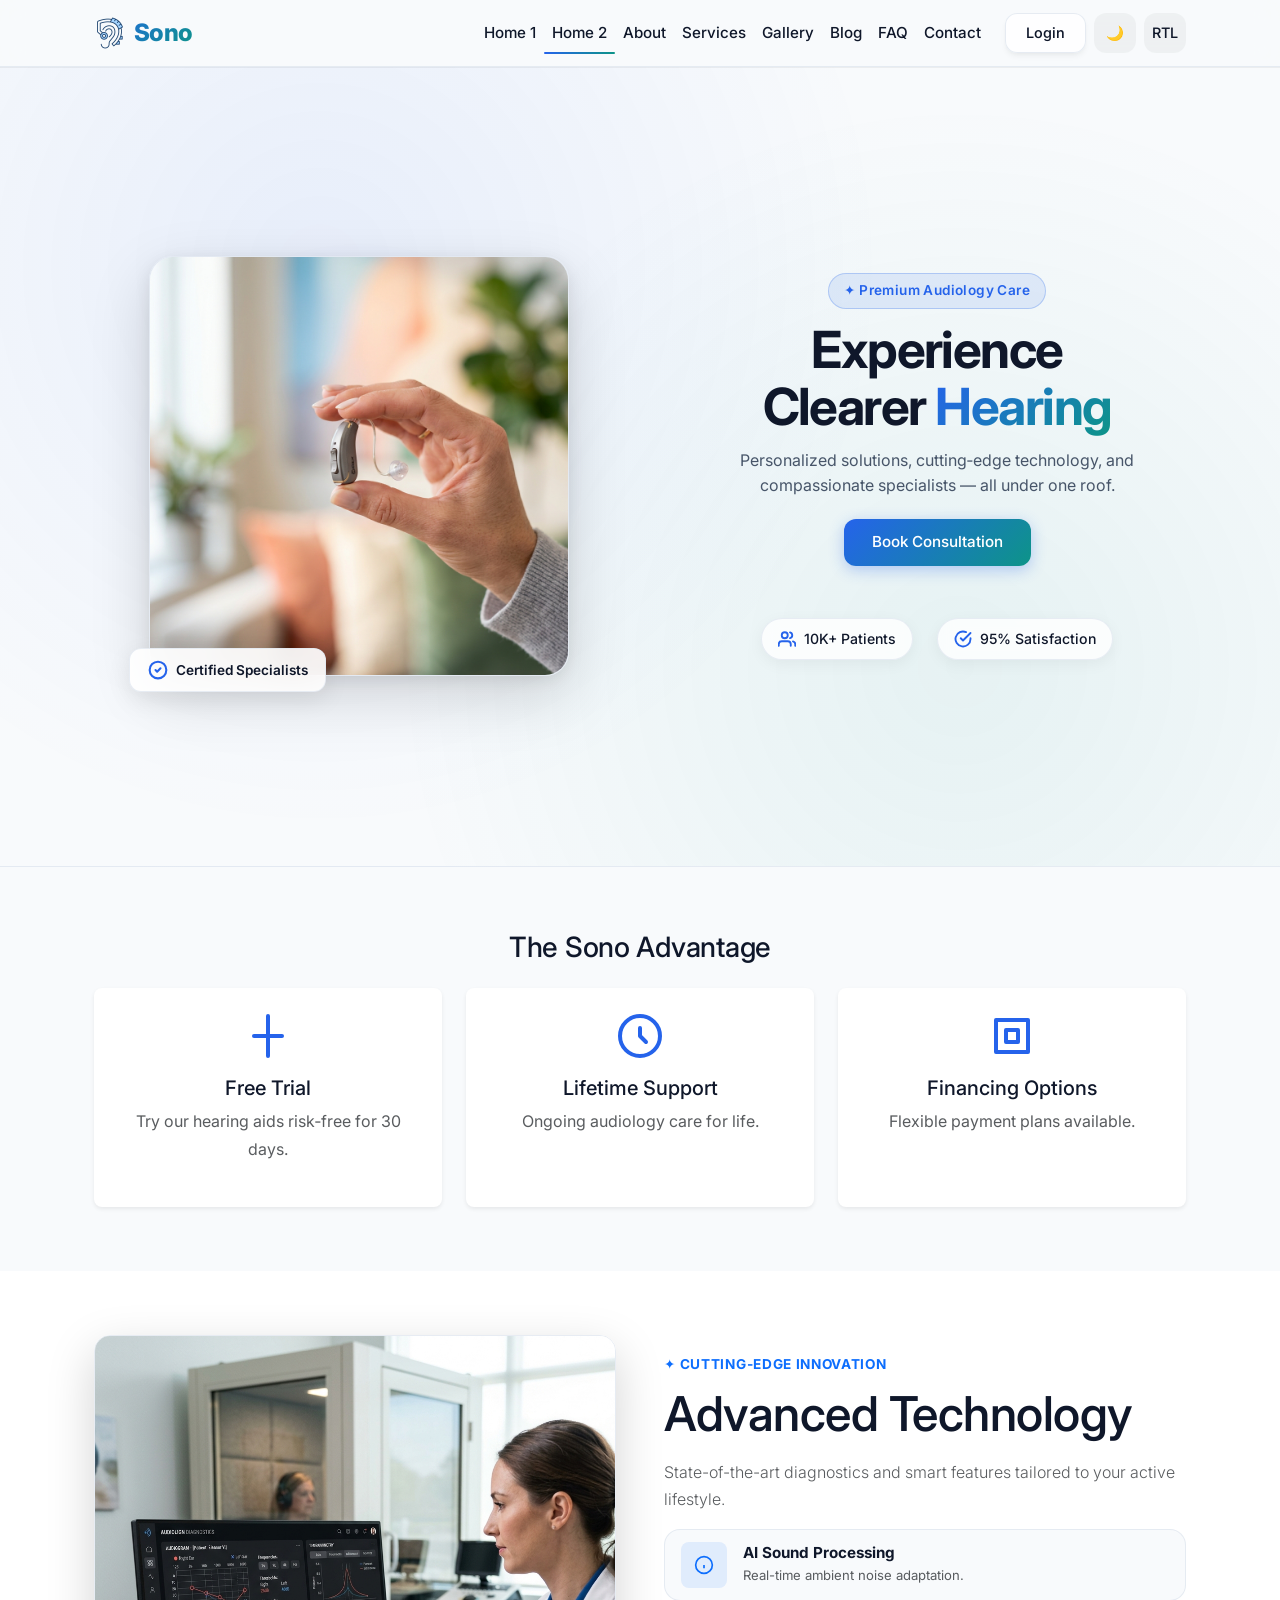
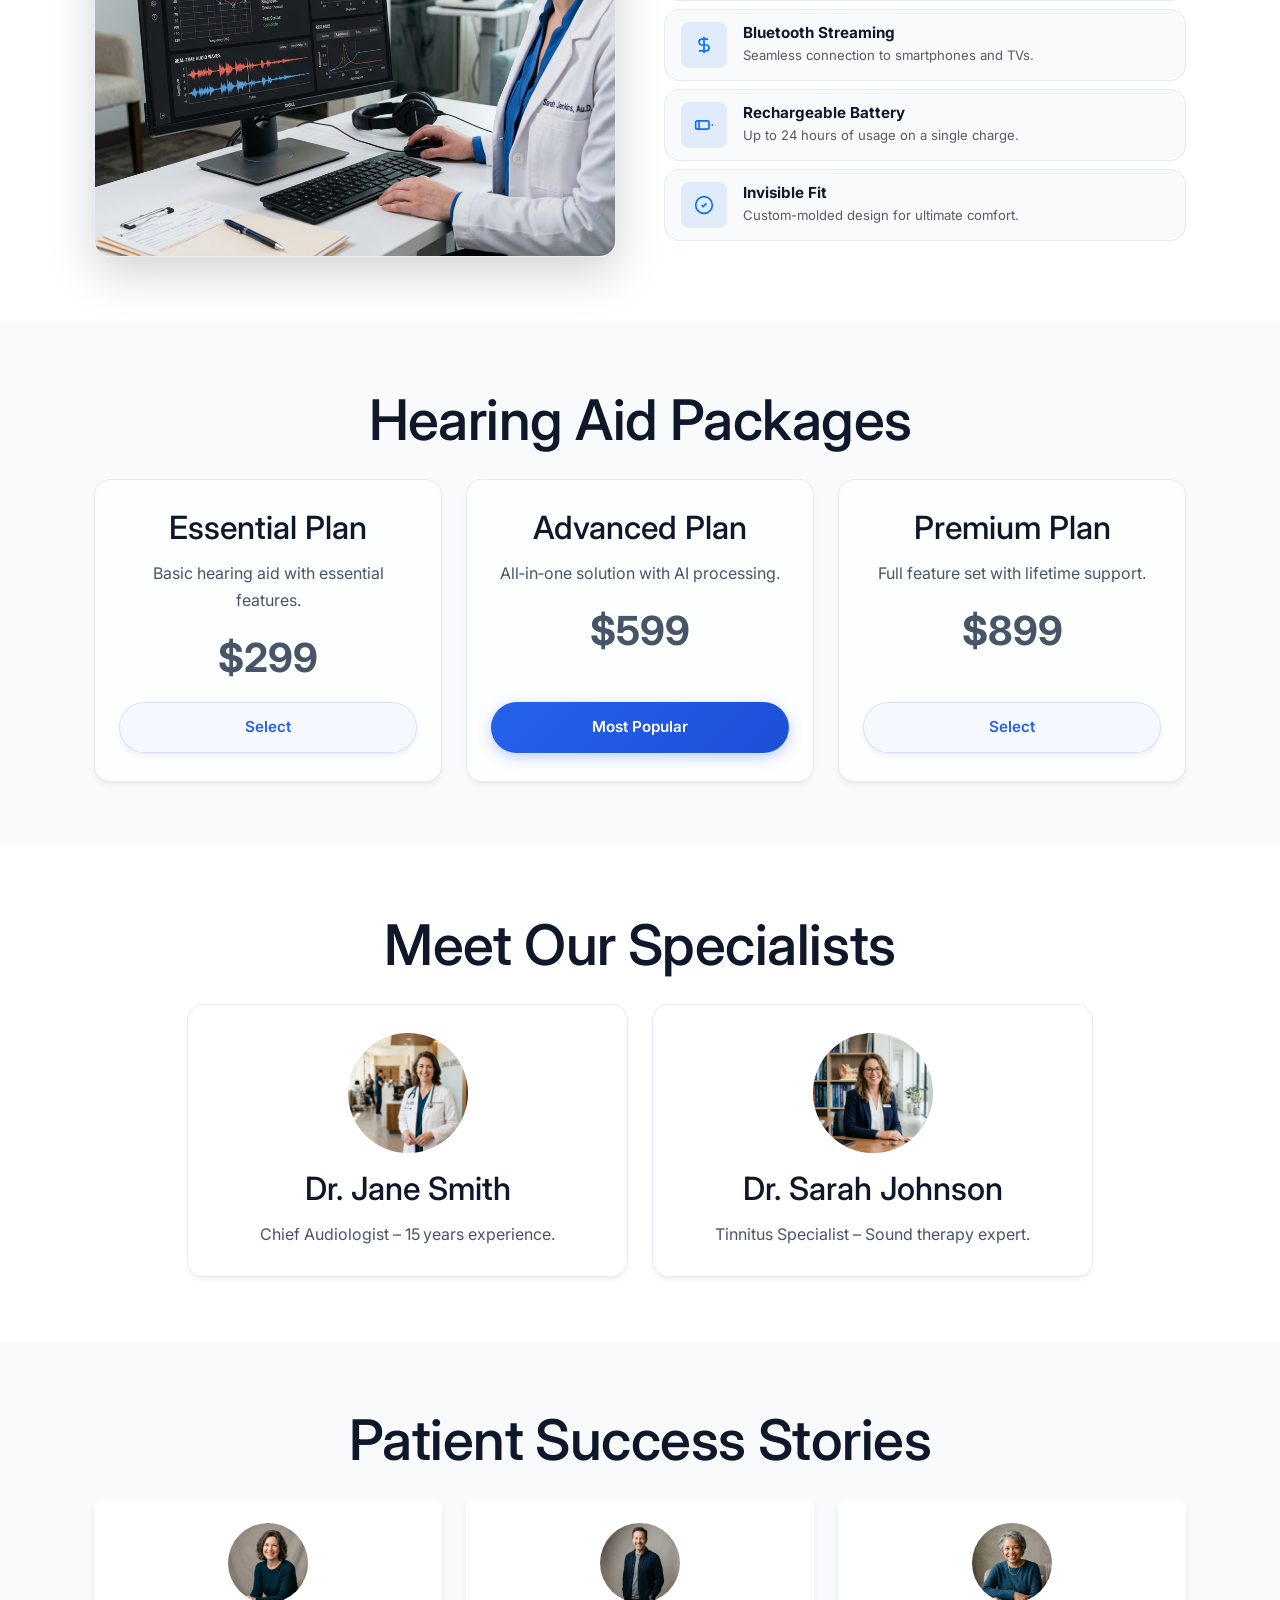
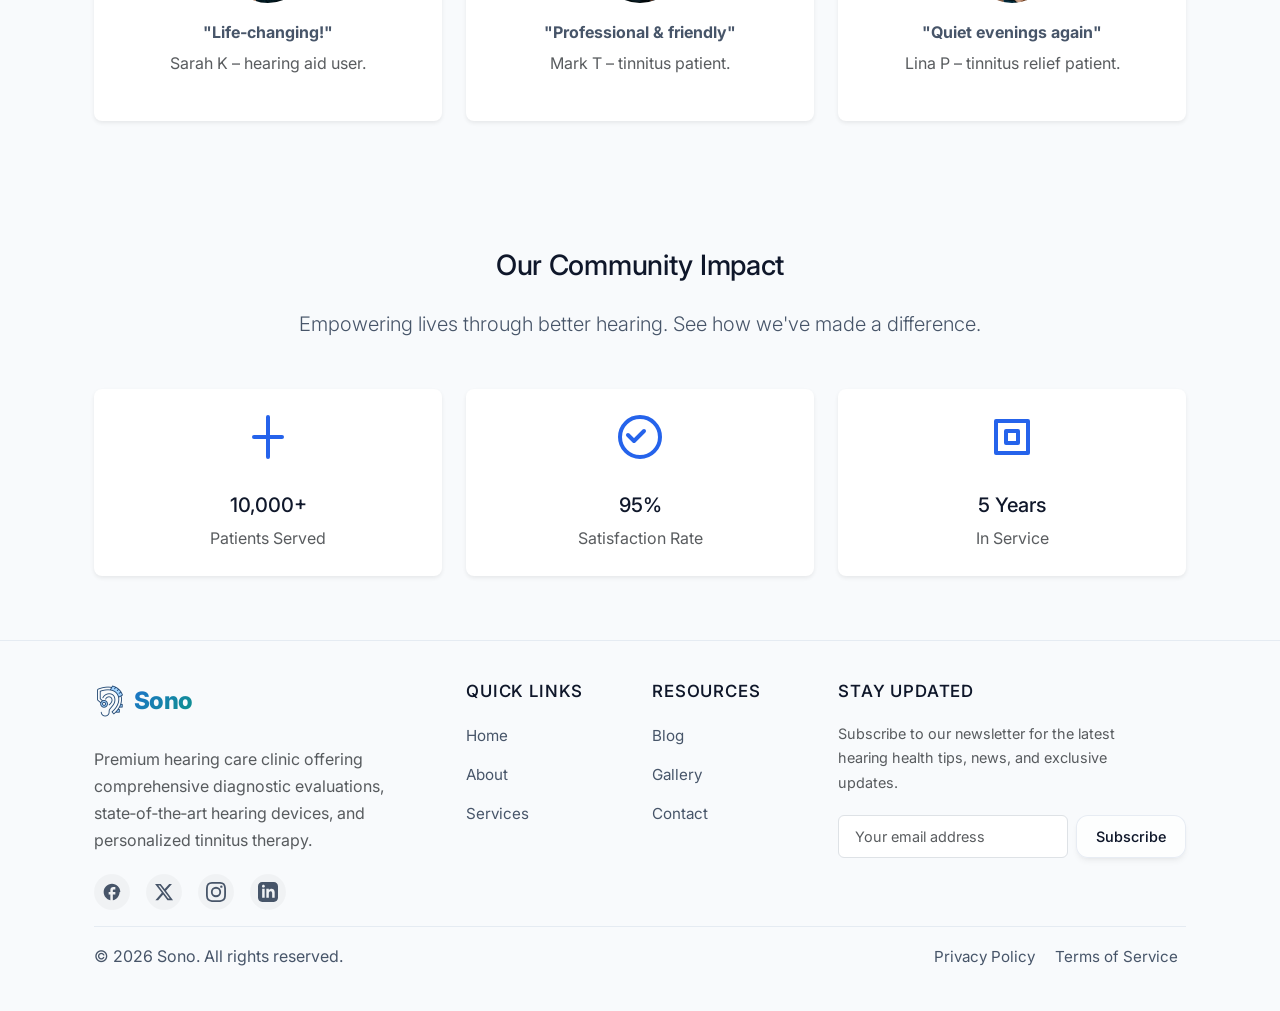
<file: home2.html>
<!DOCTYPE html>
<html lang="en" data-theme="light">

<head>
  <meta charset="UTF-8">
  <meta name="viewport" content="width=device-width, initial-scale=1.0">
  <title>Home 2 - Sono</title>
  <meta name="description" content="Premium hearing care services, technology, and specialist team.">
  <link rel="icon" type="image/png" href="assets/images/favicon.png">
  <link href="https://cdn.jsdelivr.net/npm/bootstrap@5.3.2/dist/css/bootstrap.min.css" rel="stylesheet">
  <link href="assets/css/style.css" rel="stylesheet">
  <link href="assets/css/dark-mode.css" rel="stylesheet" id="dark-mode-stylesheet" disabled>
  <link href="assets/css/rtl.css" rel="stylesheet" id="rtl-stylesheet" disabled>
  <link href="https://fonts.googleapis.com/css2?family=Inter:wght@400;500;600&display=swap" rel="stylesheet">
</head>

<body>
  <a href="#main-content" class="skip-to-content">Skip to main content</a>
  <header class="navbar navbar-expand-lg sticky-top bg-white bg-opacity-75">
    <div class="container d-flex align-items-center">
      <a href="index.html" class="logo"><img src="assets/images/new_logo.png" alt="Sono Logo" class="logo-icon">Sono</a>
      <button class="navbar-toggler ms-auto" type="button" data-bs-toggle="collapse" data-bs-target="#nav-menu"
        aria-controls="nav-menu" aria-expanded="false" aria-label="Toggle navigation"><span
          class="navbar-toggler-icon"></span></button>
      <nav class="collapse navbar-collapse justify-content-end" id="nav-menu">
        <ul class="navbar-nav mb-2 mb-lg-0 align-items-center">
          <li class="nav-item"><a class="nav-link" href="index.html">Home 1</a></li>
          <li class="nav-item"><a class="nav-link active" href="home2.html">Home 2</a></li>
          <li class="nav-item"><a class="nav-link" href="about.html">About</a></li>
          <li class="nav-item"><a class="nav-link" href="services.html">Services</a></li>
          <li class="nav-item"><a class="nav-link" href="gallery.html">Gallery</a></li>
          <li class="nav-item"><a class="nav-link" href="blog.html">Blog</a></li>
          <li class="nav-item"><a class="nav-link" href="faq.html">FAQ</a></li>
          <li class="nav-item"><a class="nav-link" href="contact.html">Contact</a></li>
        </ul>
        <div class="d-flex align-items-center gap-2 ms-lg-3 mt-3 mt-lg-0 header-actions">
          <a href="login.html" class="btn btn-secondary">Login</a>
          <button class="btn btn-link icon-btn m-0" id="theme-toggle" aria-label="Toggle dark/light theme">🌙</button>
          <button class="btn btn-link icon-btn m-0" id="rtl-toggle" aria-label="Toggle RTL">↔️</button>
        </div>
      </nav>
    </div>
  </header>
  <main id="main-content">
    <!-- Hero: Premium Split Layout (Swapped & Enhanced) -->
    <section class="home2-hero home2-hero-enhanced">
      <div class="container">
        <div class="home2-hero-grid">
          <!-- Left: Image & Floating Badge (Swapped to Left) -->
          <div class="home2-hero-image-wrap">
            <div class="home2-hero-image-container">
              <img src="assets/images/hearing_aid_hero.png" alt="Modern hearing aid device" class="home2-hero-img"
                loading="lazy">
              <!-- Floating Card: Certified Specialists -->
              <div class="home2-hero-float-card" style="bottom: -16px; left: -20px; animation: floatBadge 3s ease-in-out infinite;">
                <svg width="20" height="20" viewBox="0 0 24 24" fill="none" stroke="#2563eb" stroke-width="2.5"
                  stroke-linecap="round" stroke-linejoin="round">
                  <path d="m9 12 2 2 4-4" />
                  <circle cx="12" cy="12" r="10" />
                </svg>
                <span>Certified Specialists</span>
              </div>
            </div>
            <!-- Decorative glow -->
            <div class="home2-hero-glow"></div>
          </div>
          <!-- Right: Text Content (Swapped to Right) -->
          <div class="home2-hero-content text-center">
            <span class="home2-hero-badge">✦ Premium Audiology Care</span>
            <h1 class="home2-hero-title">Experience<br>Clearer <span class="home2-hero-accent">Hearing</span></h1>
            <p class="home2-hero-desc">Personalized solutions, cutting‑edge technology, and compassionate specialists —
              all under one roof.</p>
            <div class="home2-hero-cta justify-content-center">
              <a href="contact.html" class="btn btn-primary btn-glow">Book Consultation</a>
            </div>
            <!-- Floating stats below information -->
            <div class="home2-floating-stats">
              <div class="home2-stat-badge">
                <svg width="18" height="18" viewBox="0 0 24 24" fill="none" stroke="#2563eb" stroke-width="2.5"
                  stroke-linecap="round" stroke-linejoin="round">
                  <path d="M17 21v-2a4 4 0 0 0-4-4H5a4 4 0 0 0-4 4v2" />
                  <circle cx="9" cy="7" r="4" />
                  <path d="M23 21v-2a4 4 0 0 0-3-3.87" />
                  <path d="M16 3.13a4 4 0 0 1 0 7.75" />
                </svg>
                <span>10K+ Patients</span>
              </div>
              <div class="home2-stat-badge">
                <svg width="18" height="18" viewBox="0 0 24 24" fill="none" stroke="#2563eb" stroke-width="2.5"
                  stroke-linecap="round" stroke-linejoin="round">
                  <path d="M22 11.08V12a10 10 0 1 1-5.93-9.14" />
                  <polyline points="22 4 12 14.01 9 11.01" />
                </svg>
                <span>95% Satisfaction</span>
              </div>
            </div>
          </div>
        </div>
      </div>
    </section>
    <!-- Advantages Grid -->
    <section class="py-5 bg-light text-center">
      <div class="container">
        <h2 class="h3 mb-4">The Sono Advantage</h2>
        <div class="row g-4 justify-content-center">
          <div class="col-md-4">
            <div class="p-4 bg-white rounded-3 shadow-sm h-100 d-flex flex-column align-items-center">
              <svg width="48" height="48" viewBox="0 0 24 24" fill="none" stroke="var(--primary)" stroke-width="2"
                stroke-linecap="round" stroke-linejoin="round" class="mb-3">
                <path d="M12 2v20" />
                <path d="M5 12h14" />
              </svg>
              <h3 class="h5">Free Trial</h3>
              <p class="text-muted">Try our hearing aids risk‑free for 30 days.</p>
            </div>
          </div>
          <div class="col-md-4">
            <div class="p-4 bg-white rounded-3 shadow-sm h-100 d-flex flex-column align-items-center">
              <svg width="48" height="48" viewBox="0 0 24 24" fill="none" stroke="var(--primary)" stroke-width="2"
                stroke-linecap="round" stroke-linejoin="round" class="mb-3">
                <circle cx="12" cy="12" r="10" />
                <path d="M12 8v4l3 3" />
              </svg>
              <h3 class="h5">Lifetime Support</h3>
              <p class="text-muted">Ongoing audiology care for life.</p>
            </div>
          </div>
          <div class="col-md-4">
            <div class="p-4 bg-white rounded-3 shadow-sm h-100 d-flex flex-column align-items-center">
              <svg width="48" height="48" viewBox="0 0 24 24" fill="none" stroke="var(--primary)" stroke-width="2"
                stroke-linecap="round" stroke-linejoin="round" class="mb-3">
                <path d="M4 4h16v16H4z" />
                <path d="M9 9h6v6H9z" />
              </svg>
              <h3 class="h5">Financing Options</h3>
              <p class="text-muted">Flexible payment plans available.</p>
            </div>
          </div>
        </div>
      </div>
    </section>
    <!-- Technology Section -->
    <section class="py-5 bg-white">
      <div class="container">
        <div class="row align-items-center g-5">
          <div class="col-lg-6">
            <div class="position-relative">
              <div class="tech-img-bg-blur" style="position: absolute; inset: -15px; background: radial-gradient(circle, rgba(var(--primary-rgb), 0.15), transparent 70%); filter: blur(30px); z-index: 1;"></div>
              <img src="assets/images/hearing_technology.png" alt="Advanced hearing technology"
                class="img-fluid rounded-4 shadow-lg position-relative" style="border: 1px solid var(--card-border); z-index: 2; width: 100%; height: auto; object-fit: cover;">
            </div>
          </div>
          <div class="col-lg-6">
            <span class="text-primary fw-bold text-uppercase tracking-wider" style="font-size: 0.85rem; letter-spacing: 0.05em;">✦ Cutting‑Edge Innovation</span>
            <h2 class="display-5 fw-bold mt-2 mb-3" style="line-height: 1.2;">Advanced Technology</h2>
            <p class="lead text-muted mb-3" style="font-size: 1rem;">State-of-the-art diagnostics and smart features tailored to your active lifestyle.</p>

            <div class="d-flex flex-column gap-2">
              <!-- Item 1 -->
              <div class="tech-item-hover d-flex align-items-center gap-3 p-2.5 rounded-4" style="padding: 0.75rem 1rem;">
                <div class="text-primary bg-primary bg-opacity-10 p-2.5 rounded-3 d-flex align-items-center justify-content-center" style="width: 46px; height: 46px; flex-shrink: 0;">
                  <svg width="20" height="20" fill="none" stroke="currentColor" stroke-width="2" viewBox="0 0 24 24">
                    <circle cx="12" cy="12" r="10" />
                    <path d="M12 16v-4m0-4h.01" />
                  </svg>
                </div>
                <div>
                  <h4 class="h6 fw-bold mb-0.5" style="color: var(--text); font-size: 0.95rem; margin-bottom: 2px;">AI Sound Processing</h4>
                  <p class="small text-muted mb-0" style="font-size: 0.82rem;">Real-time ambient noise adaptation.</p>
                </div>
              </div>
              
              <!-- Item 2 -->
              <div class="tech-item-hover d-flex align-items-center gap-3 p-2.5 rounded-4" style="padding: 0.75rem 1rem;">
                <div class="text-primary bg-primary bg-opacity-10 p-2.5 rounded-3 d-flex align-items-center justify-content-center" style="width: 46px; height: 46px; flex-shrink: 0;">
                  <svg width="20" height="20" fill="none" stroke="currentColor" stroke-width="2" viewBox="0 0 24 24">
                    <path d="M12 2v20M17 5H9.5a3.5 3.5 0 0 0 0 7h5a3.5 3.5 0 0 1 0 7H6" />
                  </svg>
                </div>
                <div>
                  <h4 class="h6 fw-bold mb-0.5" style="color: var(--text); font-size: 0.95rem; margin-bottom: 2px;">Bluetooth Streaming</h4>
                  <p class="small text-muted mb-0" style="font-size: 0.82rem;">Seamless connection to smartphones and TVs.</p>
                </div>
              </div>
              
              <!-- Item 3 -->
              <div class="tech-item-hover d-flex align-items-center gap-3 p-2.5 rounded-4" style="padding: 0.75rem 1rem;">
                <div class="text-primary bg-primary bg-opacity-10 p-2.5 rounded-3 d-flex align-items-center justify-content-center" style="width: 46px; height: 46px; flex-shrink: 0;">
                  <svg width="20" height="20" fill="none" stroke="currentColor" stroke-width="2" viewBox="0 0 24 24">
                    <rect x="2" y="7" width="16" height="10" rx="2" ry="2" />
                    <path d="M22 11v2M6 7v10" />
                  </svg>
                </div>
                <div>
                  <h4 class="h6 fw-bold mb-0.5" style="color: var(--text); font-size: 0.95rem; margin-bottom: 2px;">Rechargeable Battery</h4>
                  <p class="small text-muted mb-0" style="font-size: 0.82rem;">Up to 24 hours of usage on a single charge.</p>
                </div>
              </div>
              
              <!-- Item 4 -->
              <div class="tech-item-hover d-flex align-items-center gap-3 p-2.5 rounded-4" style="padding: 0.75rem 1rem;">
                <div class="text-primary bg-primary bg-opacity-10 p-2.5 rounded-3 d-flex align-items-center justify-content-center" style="width: 46px; height: 46px; flex-shrink: 0;">
                  <svg width="20" height="20" fill="none" stroke="currentColor" stroke-width="2" viewBox="0 0 24 24">
                    <circle cx="12" cy="12" r="10" />
                    <path d="m9 12 2 2 4-4" />
                  </svg>
                </div>
                <div>
                  <h4 class="h6 fw-bold mb-0.5" style="color: var(--text); font-size: 0.95rem; margin-bottom: 2px;">Invisible Fit</h4>
                  <p class="small text-muted mb-0" style="font-size: 0.82rem;">Custom-molded design for ultimate comfort.</p>
                </div>
              </div>
            </div>
          </div>
        </div>
      </div>
    </section>
    <!-- Pricing Packages -->
    <section class="py-5 bg-light">
      <div class="container">
        <h2 class="text-center mb-4">Hearing Aid Packages</h2>
        <div class="row g-4">
          <div class="col-xl-4 col-lg-6 col-md-6 col-sm-12">
            <div class="card h-100">
              <div class="card-body text-center">
                <h3 class="card-title">Essential Plan</h3>
                <p class="card-text">Basic hearing aid with essential features.</p>
                <p class="display-6 fw-bold">$299</p><a href="services.html" class="btn btn-secondary pricing-btn w-100">Select</a>
              </div>
            </div>
          </div>
          <div class="col-xl-4 col-lg-6 col-md-6 col-sm-12">
            <div class="card glass h-100 border-primary" style="border-width:2px;">
              <div class="card-body text-center">
                <h3 class="card-title">Advanced Plan</h3>
                <p class="card-text">All‑in‑one solution with AI processing.</p>
                <p class="display-6 fw-bold">$599</p><a href="services.html" class="btn btn-primary pricing-btn w-100">Most Popular</a>
              </div>
            </div>
          </div>
          <div class="col-xl-4 col-lg-6 col-md-6 col-sm-12 mx-auto">
            <div class="card h-100">
              <div class="card-body text-center">
                <h3 class="card-title">Premium Plan</h3>
                <p class="card-text">Full feature set with lifetime support.</p>
                <p class="display-6 fw-bold">$899</p><a href="services.html" class="btn btn-secondary pricing-btn w-100">Select</a>
              </div>
            </div>
          </div>
        </div>
      </div>
    </section>
    <!-- Specialists -->
    <section class="py-5 bg-white">
      <div class="container">
        <h2 class="text-center mb-4">Meet Our Specialists</h2>
        <div class="row g-4 justify-content-center">
          <div class="col-md-5">
            <div class="card glass h-100">
              <div class="card-body text-center"><img src="assets/images/dr_jane_smith.png" alt="Dr. Jane Smith"
                  class="img-fluid rounded-circle mb-3" style="width:120px; height:120px; object-fit:cover;">
                <h3 class="card-title">Dr. Jane Smith</h3>
                <p class="card-text">Chief Audiologist – 15 years experience.</p>
              </div>
            </div>
          </div>
          <div class="col-md-5">
            <div class="card glass h-100">
              <div class="card-body text-center"><img src="assets/images/dr_sarah_johnson.png" alt="Dr. Sarah Johnson"
                  class="img-fluid rounded-circle mb-3" style="width:120px; height:120px; object-fit:cover;">
                <h3 class="card-title">Dr. Sarah Johnson</h3>
                <p class="card-text">Tinnitus Specialist – Sound therapy expert.</p>
              </div>
            </div>
          </div>
        </div>
      </div>
    </section>
    <!-- Testimonials -->
    <section class="py-5 bg-light">
      <div class="container">
        <h2 class="text-center mb-4">Patient Success Stories</h2>
        <div class="row g-4">
          <div class="col-md-4">
            <div class="p-4 bg-white rounded-3 shadow-sm h-100 text-center"><img src="assets/images/sarah_k.png"
                alt="Sarah K" class="rounded-circle mb-3" style="width:80px; height:80px; object-fit:cover;">
              <p class="mb-1"><strong>"Life‑changing!"</strong></p>
              <p class="text-muted">Sarah K – hearing aid user.</p>
            </div>
          </div>
          <div class="col-md-4">
            <div class="p-4 bg-white rounded-3 shadow-sm h-100 text-center"><img src="assets/images/mark_t.png"
                alt="Mark T" class="rounded-circle mb-3" style="width:80px; height:80px; object-fit:cover;">
              <p class="mb-1"><strong>"Professional & friendly"</strong></p>
              <p class="text-muted">Mark T – tinnitus patient.</p>
            </div>
          </div>
          <div class="col-md-4">
            <div class="p-4 bg-white rounded-3 shadow-sm h-100 text-center"><img src="assets/images/lina_p.png"
                alt="Lina P" class="rounded-circle mb-3" style="width:80px; height:80px; object-fit:cover;">
              <p class="mb-1"><strong>"Quiet evenings again"</strong></p>
              <p class="text-muted">Lina P – tinnitus relief patient.</p>
            </div>
          </div>
        </div>
      </div>
    </section>
    <!-- CTA Banner -->
    <section class="py-5 bg-light text-center">
      <div class="container">
        <h2 class="h3 mb-4">Our Community Impact</h2>
        <p class="lead mb-5">Empowering lives through better hearing. See how we've made a difference.</p>
        <div class="row g-4 justify-content-center">
          <div class="col-md-4">
            <div class="p-4 bg-white rounded-3 shadow-sm h-100 d-flex flex-column align-items-center">
              <svg width="48" height="48" viewBox="0 0 24 24" fill="none" stroke="var(--primary)" stroke-width="2"
                stroke-linecap="round" stroke-linejoin="round" class="mb-3">
                <path d="M12 2v20" />
                <path d="M5 12h14" />
              </svg>
              <h3 class="h5 mt-3">10,000+</h3>
              <p class="text-muted mb-0">Patients Served</p>
            </div>
          </div>
          <div class="col-md-4">
            <div class="p-4 bg-white rounded-3 shadow-sm h-100 d-flex flex-column align-items-center">
              <svg width="48" height="48" viewBox="0 0 24 24" fill="none" stroke="var(--primary)" stroke-width="2"
                stroke-linecap="round" stroke-linejoin="round" class="mb-3">
                <circle cx="12" cy="12" r="10" />
                <path d="M14 9l-5 5l-3-3" />
              </svg>
              <h3 class="h5 mt-3">95%</h3>
              <p class="text-muted mb-0">Satisfaction Rate</p>
            </div>
          </div>
          <div class="col-md-4">
            <div class="p-4 bg-white rounded-3 shadow-sm h-100 d-flex flex-column align-items-center">
              <svg width="48" height="48" viewBox="0 0 24 24" fill="none" stroke="var(--primary)" stroke-width="2"
                stroke-linecap="round" stroke-linejoin="round" class="mb-3">
                <path d="M4 4h16v16H4z" />
                <path d="M9 9h6v6H9z" />
              </svg>
              <h3 class="h5 mt-3">5 Years</h3>
              <p class="text-muted mb-0">In Service</p>
            </div>
          </div>
        </div>
      </div>
    </section>
  </main>
  <footer class="footer bg-light py-4 mt-auto">
    <div class="container">
      <div class="row">
        <div class="col-lg-4 col-md-6 mb-4 mb-lg-0">
          <a href="index.html" class="logo"><img src="assets/images/new_logo.png" alt="Sono Logo"
              class="logo-icon">Sono</a>
          <p class="mt-2 text-muted" style="max-width:320px;">Premium hearing care clinic offering comprehensive
            diagnostic evaluations, state‑of‑the‑art hearing devices, and personalized tinnitus therapy.</p>
          <div class="d-flex gap-3 mt-3 social-icons">
            <a href="#" class="social-icon" aria-label="Facebook"><svg width="20" height="20" fill="currentColor"
                viewBox="0 0 24 24">
                <path
                  d="M22 12c0-5.52-4.48-10-10-10S2 6.48 2 12c0 4.84 3.44 8.87 8 9.8V15H8v-3h2V9.5C10 7.57 11.57 6 13.5 6H16v3h-2c-.55 0-1 .45-1 1v2h3v3h-3v6.95c4.56-.93 8-4.96 8-9.75z" />
              </svg></a>
            <a href="#" class="social-icon" aria-label="X (formerly Twitter)"><svg width="20" height="20"
                fill="currentColor" viewBox="0 0 24 24">
                <path
                  d="M18.244 2.25h3.308l-7.227 8.26 8.502 11.24H16.17l-5.214-6.817L4.99 21.75H1.68l7.73-8.835L1.254 2.25H8.08l4.713 6.231zm-1.161 17.52h1.833L7.084 4.126H5.117z" />
              </svg></a>
            <a href="#" class="social-icon" aria-label="Instagram"><svg width="20" height="20" fill="currentColor"
                viewBox="0 0 24 24">
                <path
                  d="M12 2.163c3.204 0 3.584.012 4.85.07 3.252.148 4.771 1.691 4.919 4.919.058 1.265.069 1.645.069 4.849 0 3.205-.012 3.584-.069 4.849-.149 3.225-1.664 4.771-4.919 4.919-1.266.058-1.644.07-4.85.07-3.204 0-3.584-.012-4.849-.07-3.26-.149-4.771-1.699-4.919-4.92-.058-1.265-.07-1.644-.07-4.849 0-3.204.013-3.583.07-4.849.149-3.227 1.664-4.771 4.919-4.919 1.266-.057 1.645-.069 4.849-.069zM12 0C8.741 0 8.333.014 7.053.072 2.695.272.273 2.69.073 7.051.014 8.333 0 8.741 0 12c0 3.259.014 3.668.072 4.948.2 4.358 2.618 6.78 6.98 6.98 1.281.058 1.689.072 4.948.072 3.259 0 3.668-.014 4.948-.072 4.354-.2 6.782-2.618 6.979-6.98.059-1.28.073-1.689.073-4.948 0-3.259-.014-3.667-.072-4.947-.196-4.354-2.617-6.78-6.979-6.98C15.668.014 15.259 0 12 0zm0 5.838a6.162 6.162 0 100 12.324 6.162 6.162 0 000-12.324zM12 16a4 4 0 110-8 4 4 0 010 8zm6.406-11.845a1.44 1.44 0 100 2.881 1.44 1.44 0 000-2.881z" />
              </svg></a>
            <a href="#" class="social-icon" aria-label="LinkedIn"><svg width="20" height="20" fill="currentColor"
                viewBox="0 0 24 24">
                <path
                  d="M19 0h-14c-2.761 0-5 2.239-5 5v14c0 2.761 2.239 5 5 5h14c2.762 0 5-2.239 5-5v-14c0-2.761-2.238-5-5-5zm-11 19h-3v-11h3v11zm-1.5-12.268c-.966 0-1.75-.79-1.75-1.764s.784-1.764 1.75-1.764 1.75.79 1.75 1.764-.783 1.764-1.75 1.764zm13.5 12.268h-3v-5.604c0-3.368-4-3.113-4 0v5.604h-3v-11h3v1.765c1.396-2.586 7-2.777 7 2.476v6.759z" />
              </svg></a>
          </div>
        </div>
        <div class="col-lg-2 col-md-6 mb-4 mb-lg-0">
          <h5>Quick Links</h5>
          <ul class="list-unstyled">
            <li><a href="index.html" class="text-decoration-none">Home</a></li>
            <li><a href="about.html" class="text-decoration-none">About</a></li>
            <li><a href="services.html" class="text-decoration-none">Services</a></li>
          </ul>
        </div>
        <div class="col-lg-2 col-md-6 mb-4 mb-lg-0">
          <h5>Resources</h5>
          <ul class="list-unstyled">
            <li><a href="blog.html" class="text-decoration-none">Blog</a></li>
            <li><a href="gallery.html" class="text-decoration-none">Gallery</a></li>
            <li><a href="contact.html" class="text-decoration-none">Contact</a></li>
          </ul>
        </div>
        <div class="col-lg-4 col-md-6 mb-4 mb-lg-0">
          <h5>Stay Updated</h5>
          <p class="text-muted" style="font-size:0.9rem; max-width:320px;">Subscribe to our newsletter for the latest
            hearing health tips, news, and exclusive updates.</p>
          <form action="https://formspree.io/f/your-form-id" method="POST" class="d-flex gap-2"><input type="email"
              name="email" placeholder="Your email address" required aria-label="Email address" class="form-control"
              style="font-size:0.9rem; padding:0.6rem 1rem;"><button type="submit" class="btn btn-secondary"
              style="padding:0.6rem 1.2rem; font-size:0.9rem; white-space:nowrap;">Subscribe</button></form>
        </div>
      </div>
      <div class="bottom-bar text-center mt-3">
        <p class="mb-0">&copy; 2026 Sono. All rights reserved.</p>
        <ul class="list-inline">
          <li class="list-inline-item"><a href="#" class="text-decoration-none">Privacy Policy</a></li>
          <li class="list-inline-item"><a href="#" class="text-decoration-none">Terms of Service</a></li>
        </ul>
      </div>
      <button class="back-to-top" id="back-to-top" aria-label="Back to top"><svg width="24" height="24"
          viewBox="0 0 24 24">
          <polyline points="18 15 12 9 6 15"></polyline>
        </svg></button>
    </div>
  </footer>
  <script src="https://cdn.jsdelivr.net/npm/bootstrap@5.3.2/dist/js/bootstrap.bundle.min.js"></script>
  <script src="assets/js/main.js"></script>
</body>

</html>
</file>
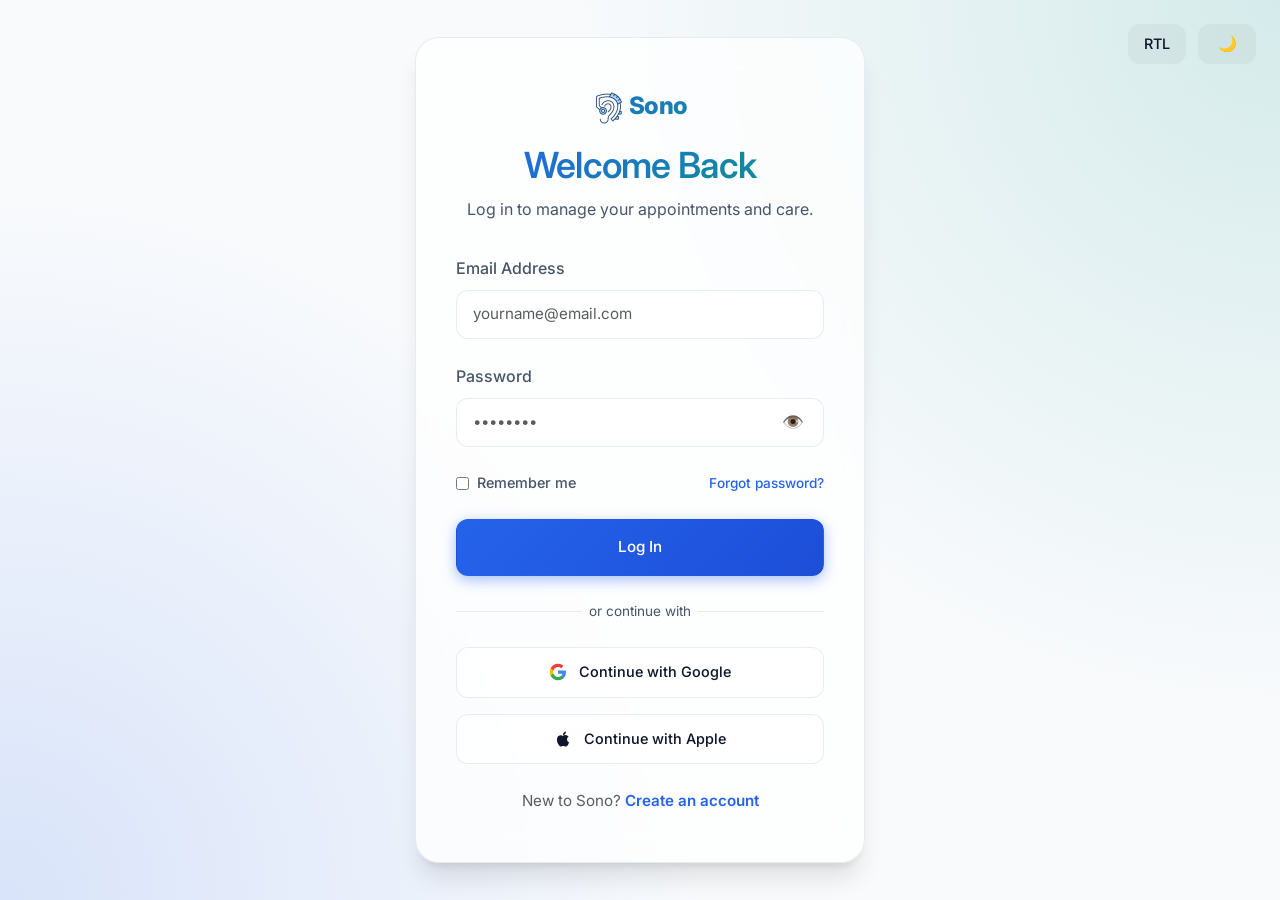
<file: login.html>
<!DOCTYPE html>
<html lang="en" data-theme="light">
<head>
  <meta charset="UTF-8">
  <meta name="viewport" content="width=device-width, initial-scale=1.0">
  <title>Login - Sono</title>
  <meta name="description" content="Sign in to your Sono Account to manage your hearing test appointments and records.">
  <!-- Favicon -->
  <link rel="icon" type="image/png" href="assets/images/favicon.png">
  <link href="https://cdn.jsdelivr.net/npm/bootstrap@5.3.2/dist/css/bootstrap.min.css" rel="stylesheet">
  <link href="assets/css/style.css" rel="stylesheet">
  <link href="assets/css/dark-mode.css" rel="stylesheet" id="dark-mode-stylesheet" disabled>
  <link href="assets/css/rtl.css" rel="stylesheet" id="rtl-stylesheet" disabled>
  <link href="https://fonts.googleapis.com/css2?family=Inter:wght@400;500;600&display=swap" rel="stylesheet">
</head>
<body style="overflow-x: hidden;">
  <!-- Floating Toggles -->
  <div class="floating-toggles">
    <button class="btn btn-link icon-btn" id="rtl-toggle" aria-label="Toggle RTL" style="margin: 0; text-decoration: none; font-weight: 600; font-size: 0.9rem;">RTL</button>
    <button class="btn btn-link icon-btn" id="theme-toggle" aria-label="Toggle dark/light theme" style="margin: 0;">🌙</button>
  </div>

  <div class="auth-page-wrapper">
    <div class="auth-card glass glass-form">
      <div class="text-center mb-4">
        <a href="index.html" class="logo d-block mb-3" style="font-size: 1.5rem; justify-content: center;">
          <img src="assets/images/new_logo.png" alt="Sono Logo" class="logo-icon">
          Sono
        </a>
        <h1 class="auth-title">Welcome Back</h1>
        <p class="auth-subtitle">Log in to manage your appointments and care.</p>
      </div>



      <!-- Standard Form -->
      <form action="index.html" method="GET">
        <div class="form-group">
          <label for="login-email">Email Address</label>
          <input type="email" id="login-email" class="form-control" placeholder="yourname@email.com" required autocomplete="email">
        </div>
        <div class="form-group">
          <label for="login-password">Password</label>
          <div class="password-wrapper">
            <input type="password" id="login-password" class="form-control" placeholder="••••••••" required autocomplete="current-password">
            <button type="button" class="password-toggle-btn" data-target="login-password" aria-label="Show password">👁️</button>
          </div>
        </div>
        
        <div class="auth-options">
          <div class="remember-me">
            <input type="checkbox" id="remember-me">
            <label for="remember-me" class="mb-0">Remember me</label>
          </div>
          <a href="#" class="forgot-password">Forgot password?</a>
        </div>

        <button type="submit" class="btn btn-primary w-100 py-3">Log In</button>
      </form>

      <div class="auth-divider my-4">or continue with</div>

      <!-- Social Logins -->
      <button class="social-auth-btn mb-3">
        <svg width="18" height="18" viewBox="0 0 24 24" fill="none" xmlns="http://www.w3.org/2000/svg">
          <path d="M22.56 12.25c0-.78-.07-1.53-.2-2.25H12v4.26h5.92c-.26 1.37-1.04 2.53-2.21 3.31v2.77h3.57c2.08-1.92 3.28-4.74 3.28-8.09z" fill="#4285F4"/>
          <path d="M12 23c2.97 0 5.46-.98 7.28-2.66l-3.57-2.77c-.98.66-2.23 1.06-3.71 1.06-2.86 0-5.29-1.93-6.16-4.53H2.18v2.84C3.99 20.53 7.7 23 12 23z" fill="#34A853"/>
          <path d="M5.84 14.09c-.22-.66-.35-1.36-.35-2.09s.13-1.43.35-2.09V7.06H2.18C1.43 8.55 1 10.22 1 12s.43 3.45 1.18 4.94l3.66-2.85z" fill="#FBBC05"/>
          <path d="M12 5.38c1.62 0 3.06.56 4.21 1.64l3.15-3.15C17.45 2.09 14.97 1 12 1 7.7 1 3.99 3.47 2.18 7.06l3.66 2.84c.87-2.6 3.3-4.52 6.16-4.52z" fill="#EA4335"/>
        </svg>
        Continue with Google
      </button>
      <button class="social-auth-btn mb-3">
        <svg width="18" height="18" viewBox="0 0 24 24" fill="currentColor">
          <path d="M18.71 19.5c-.83 1.24-1.71 2.45-3.05 2.47-1.34.03-1.77-.79-3.29-.79-1.53 0-2 .77-3.27.82-1.31.05-2.3-1.32-3.14-2.53C4.25 17 2.94 12.45 4.7 9.39c.87-1.52 2.43-2.48 4.12-2.51 1.28-.02 2.5.87 3.29.87.78 0 2.26-1.07 3.81-.91.65.03 2.47.26 3.64 1.98-.09.06-2.17 1.28-2.15 3.81.03 3.02 2.65 4.03 2.68 4.04-.03.07-.42 1.44-1.38 2.83M13 3.5c.73-.83 1.94-1.46 2.94-1.5.13 1.17-.34 2.35-1.04 3.19-.69.85-1.83 1.51-2.95 1.42-.15-1.15.41-2.35 1.05-3.11z"/>
        </svg>
        Continue with Apple
      </button>

      <p class="text-center mt-4 mb-0 text-muted" style="font-size: 0.95rem;">
        New to Sono? <a href="signup.html" class="text-decoration-none" style="color: var(--primary); font-weight: 600;">Create an account</a>
      </p>
    </div>
  </div>

  <button class="back-to-top" id="back-to-top" aria-label="Back to top">
    <svg width="24" height="24" viewBox="0 0 24 24">
      <polyline points="18 15 12 9 6 15"></polyline>
    </svg>
  </button>

  <!-- Bootstrap Bundle JS -->
  <script src="https://cdn.jsdelivr.net/npm/bootstrap@5.3.2/dist/js/bootstrap.bundle.min.js"></script>
  <script src="assets/js/main.js"></script>
</body>
</html>
</file>
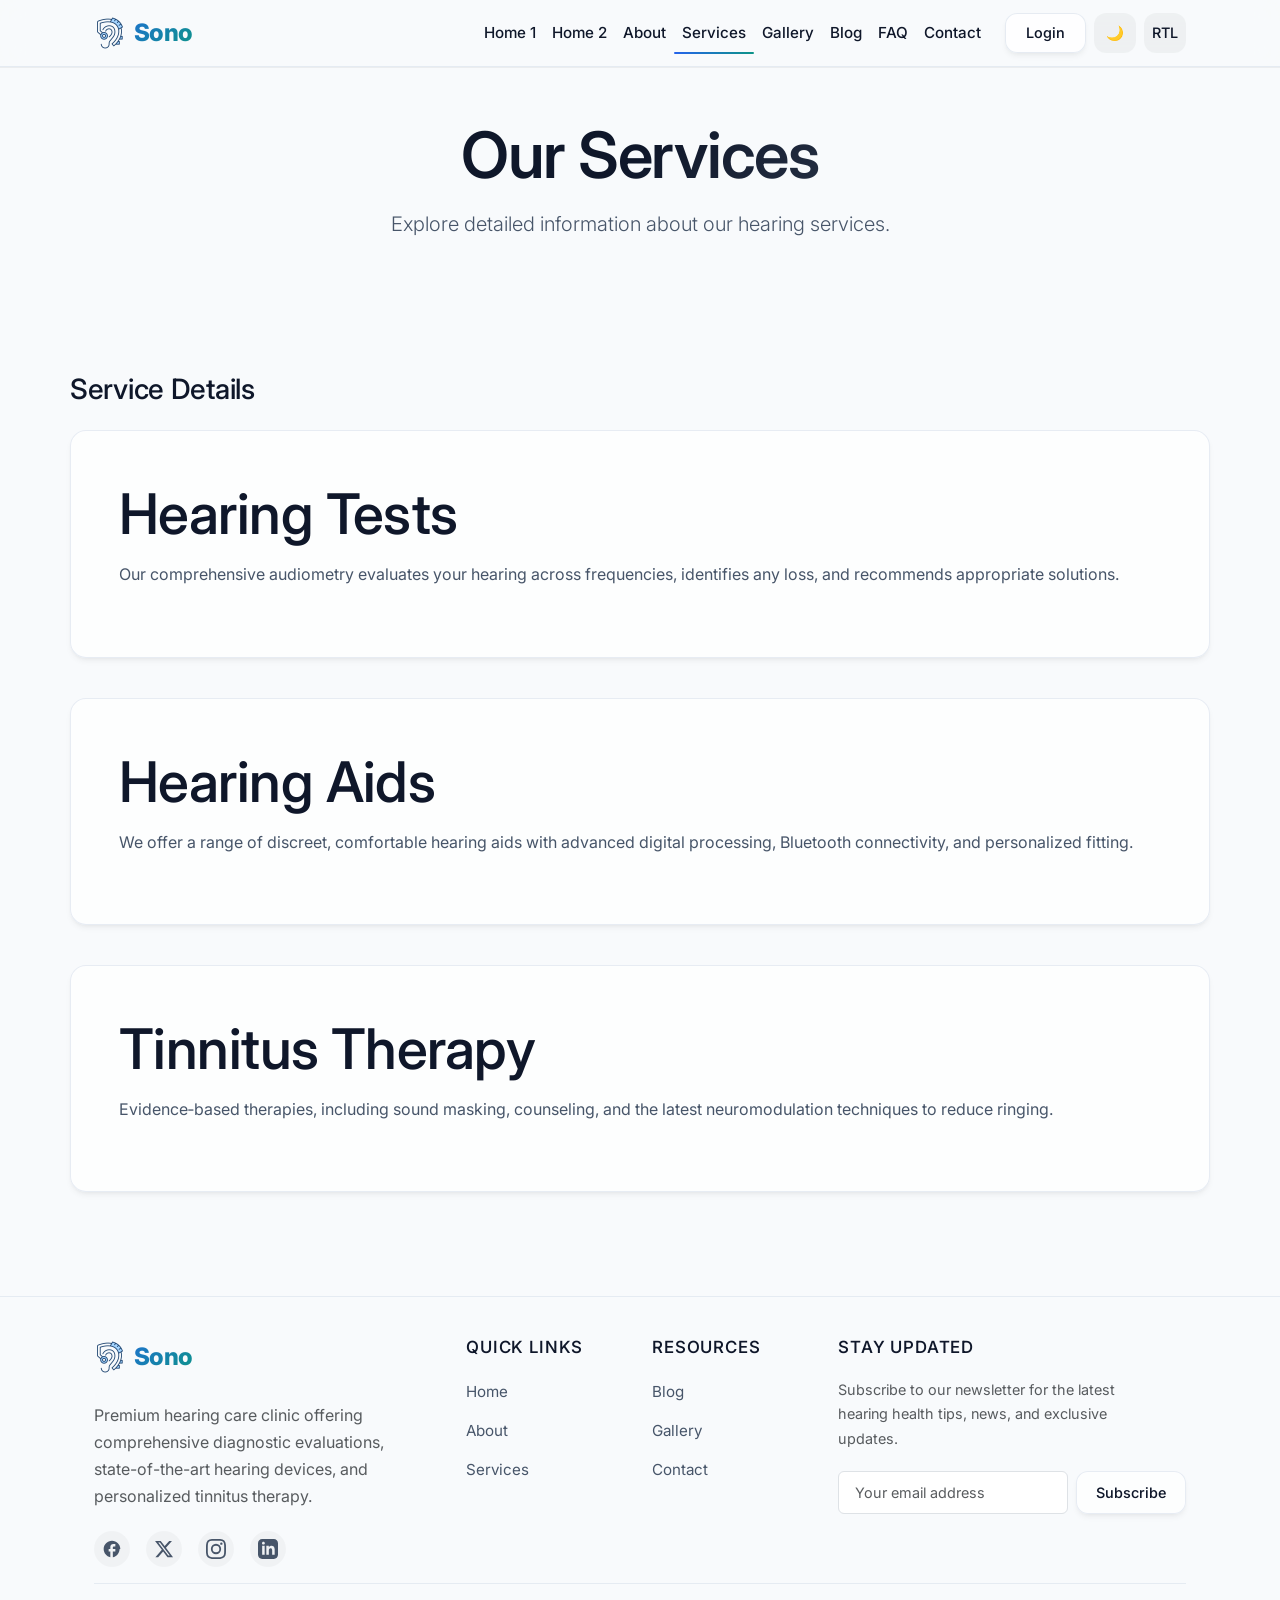
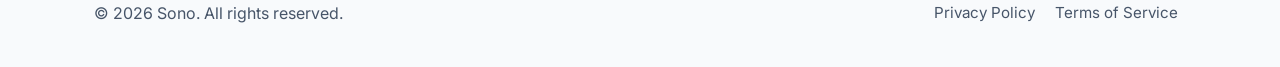
<file: service-details.html>
<!DOCTYPE html>
<html lang="en" data-theme="light">

<head>
  <meta charset="UTF-8">
  <meta name="viewport" content="width=device-width, initial-scale=1.0">
  <title>Service Details - Sono</title>
  <meta name="description" content="Detailed information about our hearing tests, hearing aids, and tinnitus therapy.">
  <!-- Favicon -->
  <link rel="icon" type="image/png" href="assets/images/favicon.png">
  <!-- Bootstrap 5 CSS -->
  <link href="https://cdn.jsdelivr.net/npm/bootstrap@5.3.2/dist/css/bootstrap.min.css" rel="stylesheet">
  <link href="https://fonts.googleapis.com/css2?family=Inter:wght@400;500;600&display=swap" rel="stylesheet">
  <link rel="stylesheet" href="assets/css/style.css">
  <link rel="stylesheet" href="assets/css/dark-mode.css" id="dark-mode-stylesheet" disabled>
  <link rel="stylesheet" href="assets/css/rtl.css" id="rtl-stylesheet" disabled>
</head>

<body>
  <header class="navbar navbar-expand-lg sticky-top bg-white bg-opacity-75">
    <div class="container d-flex align-items-center">
      <a href="index.html" class="logo">
        <img src="assets/images/new_logo.png" alt="Sono Logo" class="logo-icon">
        Sono
      </a>
      <button class="navbar-toggler ms-auto" type="button" data-bs-toggle="collapse" data-bs-target="#nav-menu"
        aria-controls="nav-menu" aria-expanded="false" aria-label="Toggle navigation">
        <span class="navbar-toggler-icon"></span>
      </button>
      <nav class="collapse navbar-collapse justify-content-end" id="nav-menu">
        <ul class="navbar-nav mb-2 mb-lg-0 align-items-center">
          <li class="nav-item"><a class="nav-link" href="index.html">Home 1</a></li>
          <li class="nav-item"><a class="nav-link" href="home2.html">Home 2</a></li>
          <li class="nav-item"><a class="nav-link" href="about.html">About</a></li>
          <li class="nav-item"><a class="nav-link active" href="services.html">Services</a></li>
          <li class="nav-item"><a class="nav-link" href="gallery.html">Gallery</a></li>
          <li class="nav-item"><a class="nav-link" href="blog.html">Blog</a></li>
          <li class="nav-item"><a class="nav-link" href="faq.html">FAQ</a></li>
          <li class="nav-item"><a class="nav-link" href="contact.html">Contact</a></li>
        </ul>
        <div class="d-flex align-items-center gap-2 ms-lg-3 mt-3 mt-lg-0 header-actions">
          <a href="login.html" class="btn btn-secondary">Login</a>
          <button class="btn btn-link icon-btn m-0" id="theme-toggle" aria-label="Toggle dark/light theme">🌙</button>
          <button class="btn btn-link icon-btn m-0" id="rtl-toggle" aria-label="Toggle RTL">↔️</button>
        </div>
      </nav>
    </div>
  </header>

  <section class="container py-5 text-center">
    <h1 class="display-4 fw-bold">Our Services</h1>
    <p class="lead">Explore detailed information about our hearing services.</p>
  </section>
  <section class="container" style="padding:4rem 0;">
    <h2 class="h3 fw-bold mb-4">Service Details</h2>
    <div id="hearing-tests" class="service-section">
      <h2>Hearing Tests</h2>
      <p>Our comprehensive audiometry evaluates your hearing across frequencies, identifies any loss, and recommends
        appropriate solutions.</p>
    </div>
    <div id="hearing-aids" class="service-section">
      <h2>Hearing Aids</h2>
      <p>We offer a range of discreet, comfortable hearing aids with advanced digital processing, Bluetooth
        connectivity, and personalized fitting.</p>
    </div>
    <div id="tinnitus-therapy" class="service-section">
      <h2>Tinnitus Therapy</h2>
      <p>Evidence‑based therapies, including sound masking, counseling, and the latest neuromodulation techniques to
        reduce ringing.</p>
    </div>
  </section>

  <!-- Footer -->
  <footer class="footer bg-light py-4 mt-auto">
    <div class="container">
      <div class="row">
        <div class="col-lg-4 col-md-6 mb-4 mb-lg-0">
          <a href="index.html" class="logo">
            <img src="assets/images/new_logo.png" alt="Sono Logo" class="logo-icon">
            Sono
          </a>
          <p class="mt-2 text-muted" style="max-width: 320px;">
            Premium hearing care clinic offering comprehensive diagnostic evaluations, state-of-the-art hearing devices,
            and personalized tinnitus therapy.
          </p>
          <div class="d-flex gap-3 mt-3 social-icons">
            <a href="#" class="social-icon" aria-label="Facebook">
              <svg width="20" height="20" fill="currentColor" viewBox="0 0 24 24">
                <path
                  d="M22 12c0-5.52-4.48-10-10-10S2 6.48 2 12c0 4.84 3.44 8.87 8 9.8V15H8v-3h2V9.5C10 7.57 11.57 6 13.5 6H16v3h-2c-.55 0-1 .45-1 1v2h3v3h-3v6.95c4.56-.93 8-4.96 8-9.75z" />
              </svg>
            </a>
            <a href="#" class="social-icon" aria-label="X (formerly Twitter)">
              <svg width="20" height="20" fill="currentColor" viewBox="0 0 24 24">
                <path
                  d="M18.244 2.25h3.308l-7.227 8.26 8.502 11.24H16.17l-5.214-6.817L4.99 21.75H1.68l7.73-8.835L1.254 2.25H8.08l4.713 6.231zm-1.161 17.52h1.833L7.084 4.126H5.117z" />
              </svg>
            </a>
            <a href="#" class="social-icon" aria-label="Instagram">
              <svg width="20" height="20" fill="currentColor" viewBox="0 0 24 24">
                <path
                  d="M12 2.163c3.204 0 3.584.012 4.85.07 3.252.148 4.771 1.691 4.919 4.919.058 1.265.069 1.645.069 4.849 0 3.205-.012 3.584-.069 4.849-.149 3.225-1.664 4.771-4.919 4.919-1.266.058-1.644.07-4.85.07-3.204 0-3.584-.012-4.849-.07-3.26-.149-4.771-1.699-4.919-4.92-.058-1.265-.07-1.644-.07-4.849 0-3.204.013-3.583.07-4.849.149-3.227 1.664-4.771 4.919-4.919 1.266-.057 1.645-.069 4.849-.069zM12 0C8.741 0 8.333.014 7.053.072 2.695.272.273 2.69.073 7.051.014 8.333 0 8.741 0 12c0 3.259.014 3.668.072 4.948.2 4.358 2.618 6.78 6.98 6.98 1.281.058 1.689.072 4.948.072 3.259 0 3.668-.014 4.948-.072 4.354-.2 6.782-2.618 6.979-6.98.059-1.28.073-1.689.073-4.948 0-3.259-.014-3.667-.072-4.947-.196-4.354-2.617-6.78-6.979-6.98C15.668.014 15.259 0 12 0zm0 5.838a6.162 6.162 0 100 12.324 6.162 6.162 0 000-12.324zM12 16a4 4 0 110-8 4 4 0 010 8zm6.406-11.845a1.44 1.44 0 100 2.881 1.44 1.44 0 000-2.881z" />
              </svg>
            </a>
            <a href="#" class="social-icon" aria-label="LinkedIn">
              <svg width="20" height="20" fill="currentColor" viewBox="0 0 24 24">
                <path
                  d="M19 0h-14c-2.761 0-5 2.239-5 5v14c0 2.761 2.239 5 5 5h14c2.762 0 5-2.239 5-5v-14c0-2.761-2.238-5-5-5zm-11 19h-3v-11h3v11zm-1.5-12.268c-.966 0-1.75-.79-1.75-1.764s.784-1.764 1.75-1.764 1.75.79 1.75 1.764-.783 1.764-1.75 1.764zm13.5 12.268h-3v-5.604c0-3.368-4-3.113-4 0v5.604h-3v-11h3v1.765c1.396-2.586 7-2.777 7 2.476v6.759z" />
              </svg>
            </a>
          </div>
        </div>
        <div class="col-lg-2 col-md-6 mb-4 mb-lg-0">
          <h5>Quick Links</h5>
          <ul class="list-unstyled">
            <li><a href="index.html" class="text-decoration-none">Home</a></li>
            <li><a href="about.html" class="text-decoration-none">About</a></li>
            <li><a href="services.html" class="text-decoration-none">Services</a></li>
          </ul>
        </div>
        <div class="col-lg-2 col-md-6 mb-4 mb-lg-0">
          <h5>Resources</h5>
          <ul class="list-unstyled">
            <li><a href="blog.html" class="text-decoration-none">Blog</a></li>
            <li><a href="gallery.html" class="text-decoration-none">Gallery</a></li>
            <li><a href="contact.html" class="text-decoration-none">Contact</a></li>
          </ul>
        </div>
        <div class="col-lg-4 col-md-6 mb-4 mb-lg-0">
          <h5>Stay Updated</h5>
          <p class="text-muted" style="font-size: 0.9rem; max-width: 320px;">
            Subscribe to our newsletter for the latest hearing health tips, news, and exclusive updates.
          </p>
          <form action="https://formspree.io/f/your-form-id" method="POST" class="d-flex gap-2">
            <input type="email" name="email" placeholder="Your email address" required aria-label="Email address"
              class="form-control" style="font-size: 0.9rem; padding: 0.6rem 1rem;">
            <button type="submit" class="btn btn-secondary"
              style="padding: 0.6rem 1.2rem; font-size: 0.9rem; white-space: nowrap;">Subscribe</button>
          </form>
        </div>
      </div>
      <div class="bottom-bar text-center mt-3">
        <p class="mb-0">&copy; 2026 Sono. All rights reserved.</p>
        <ul class="list-inline">
          <li class="list-inline-item"><a href="#" class="text-decoration-none">Privacy Policy</a></li>
          <li class="list-inline-item"><a href="#" class="text-decoration-none">Terms of Service</a></li>
        </ul>
      </div>
      <button class="back-to-top" id="back-to-top" aria-label="Back to top">
        <svg width="24" height="24" viewBox="0 0 24 24">
          <polyline points="18 15 12 9 6 15"></polyline>
        </svg>
      </button>
    </div>
  </footer>
  <!-- Bootstrap Bundle JS -->
  <script src="https://cdn.jsdelivr.net/npm/bootstrap@5.3.2/dist/js/bootstrap.bundle.min.js"></script>
  <script src="assets/js/main.js"></script>
</body>

</html>
</file>
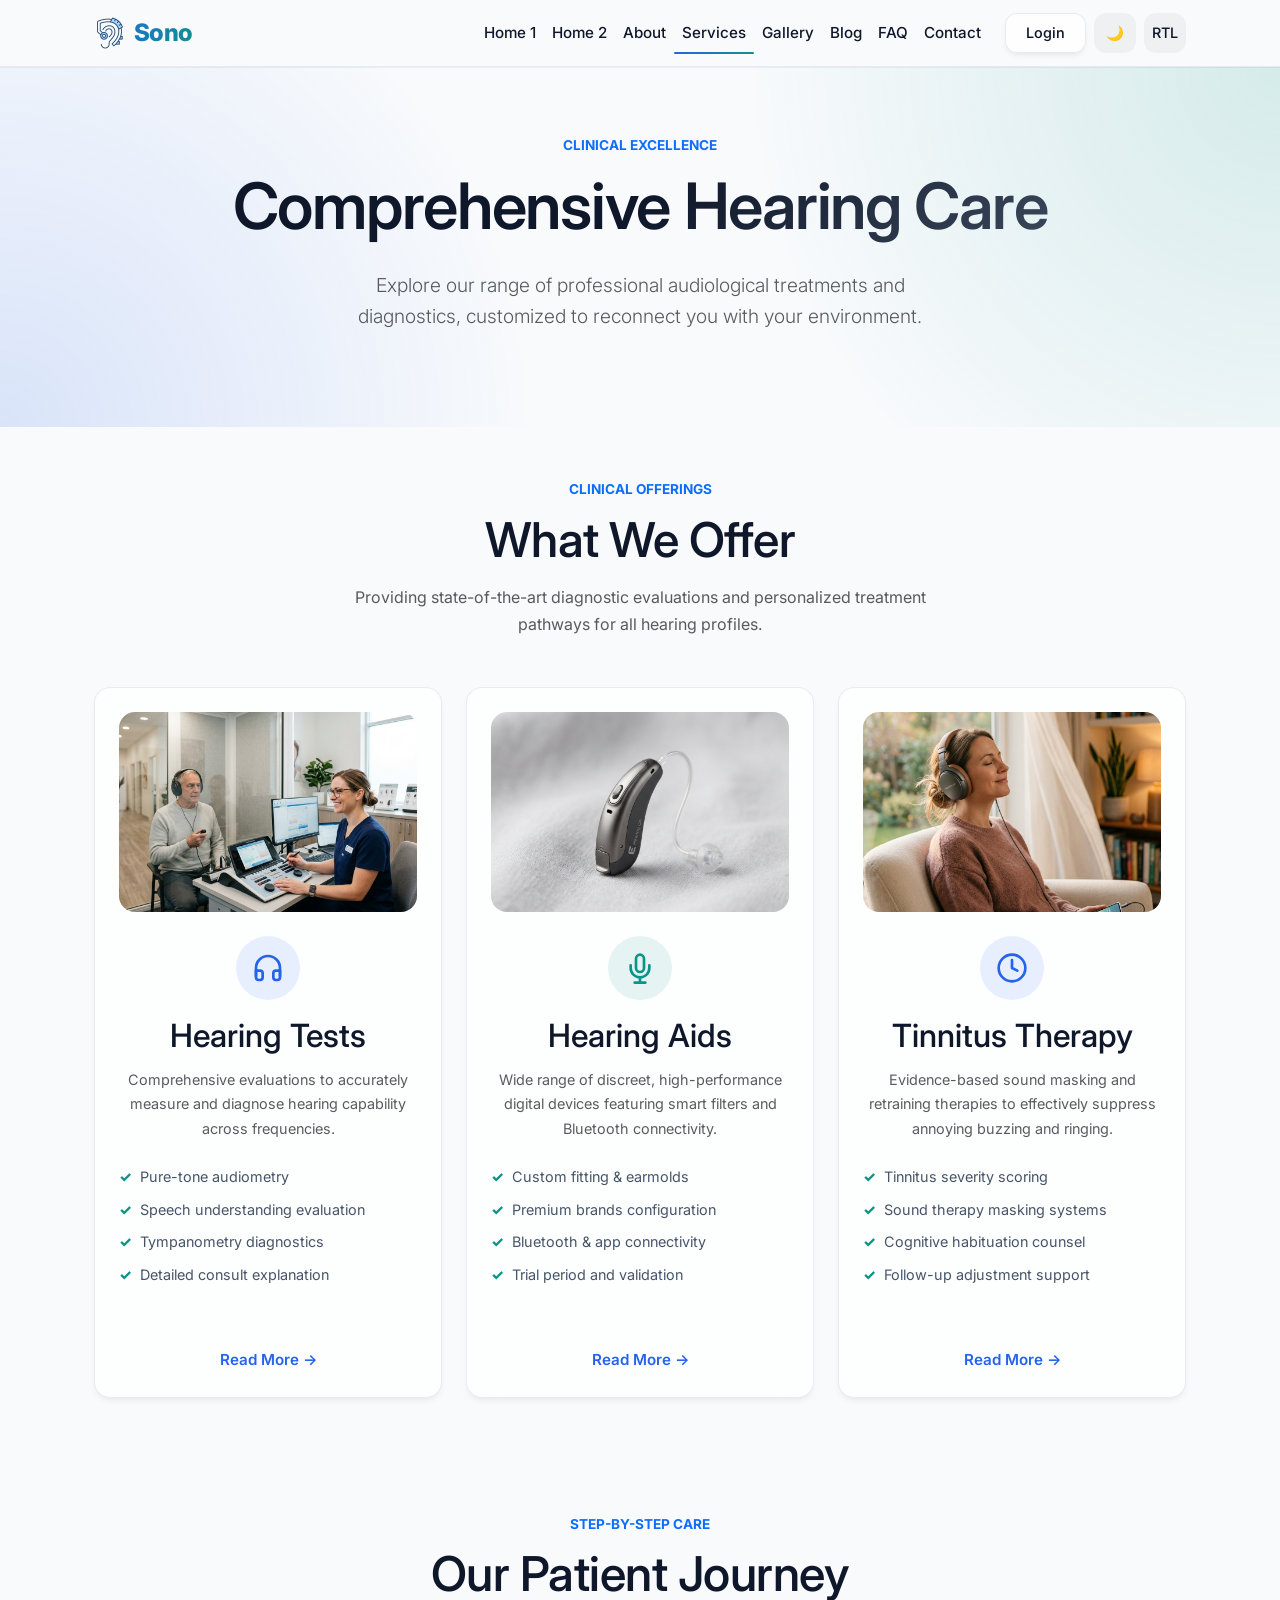
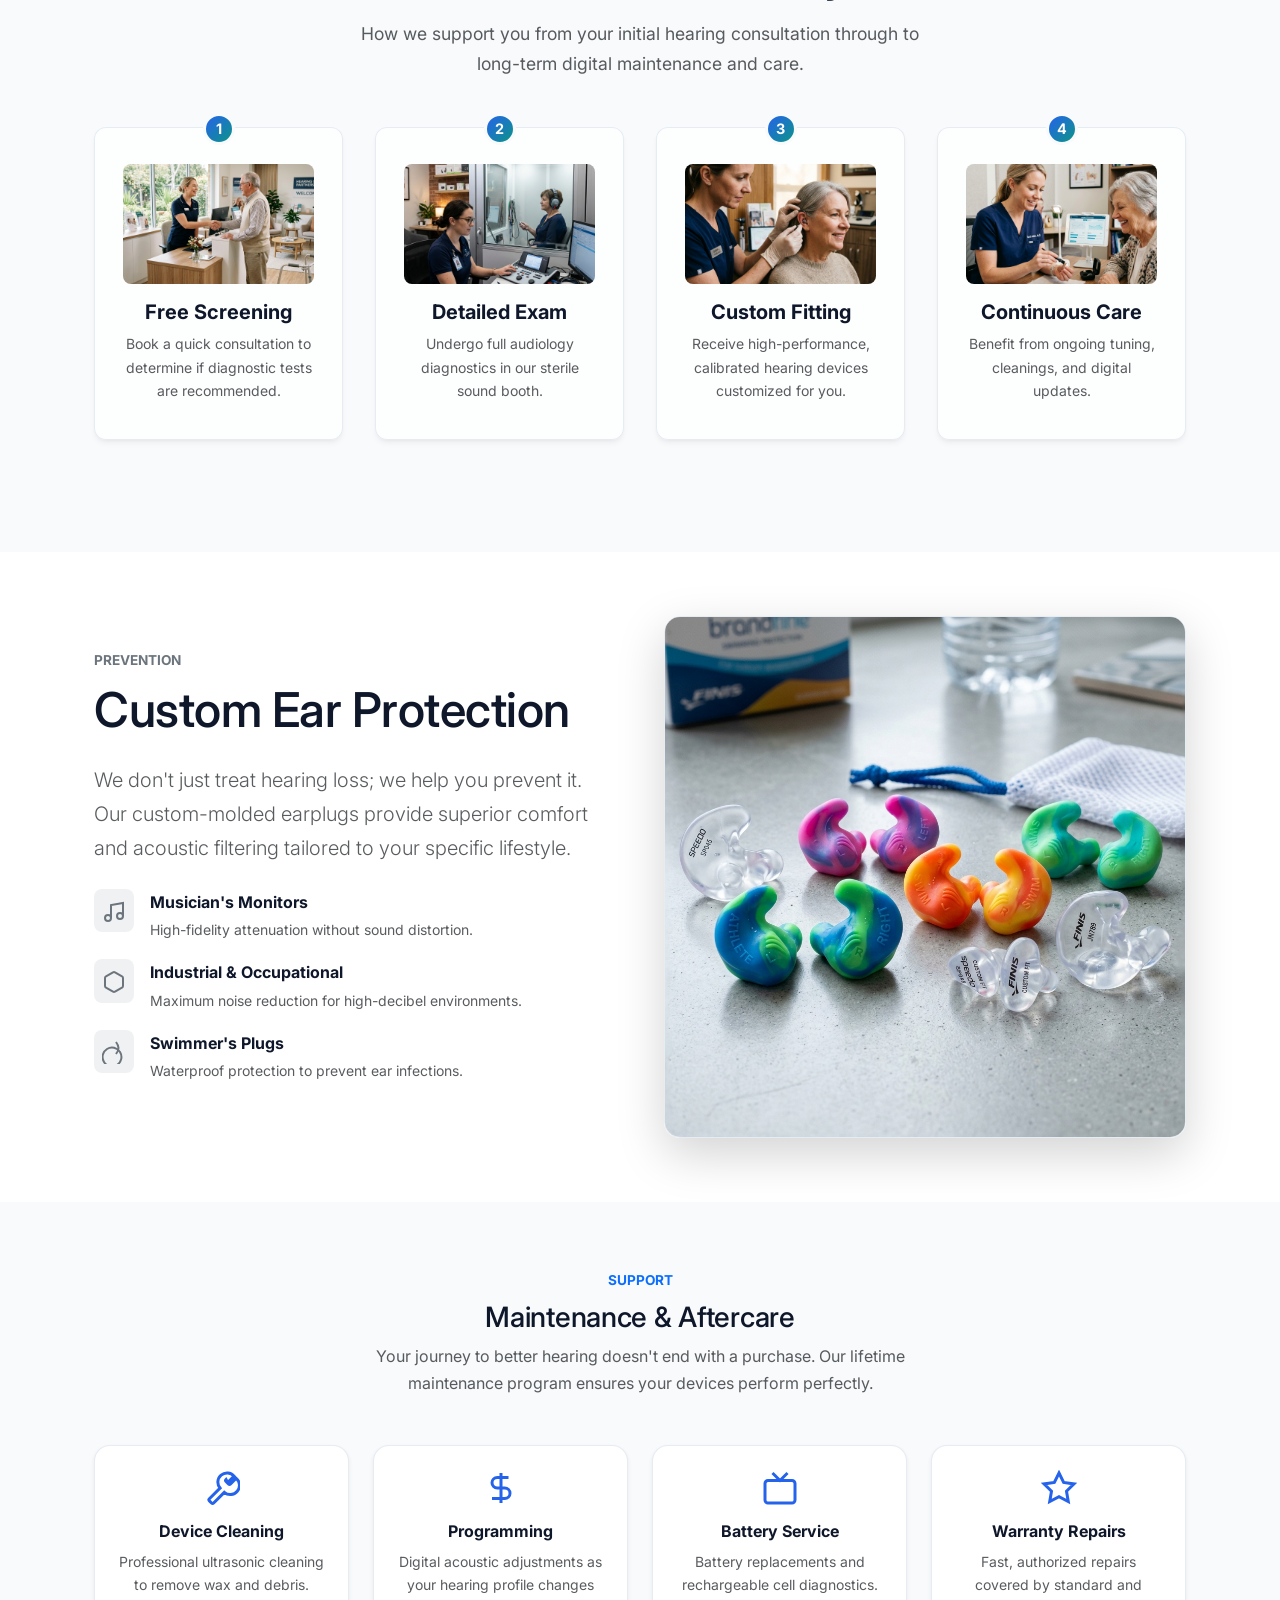
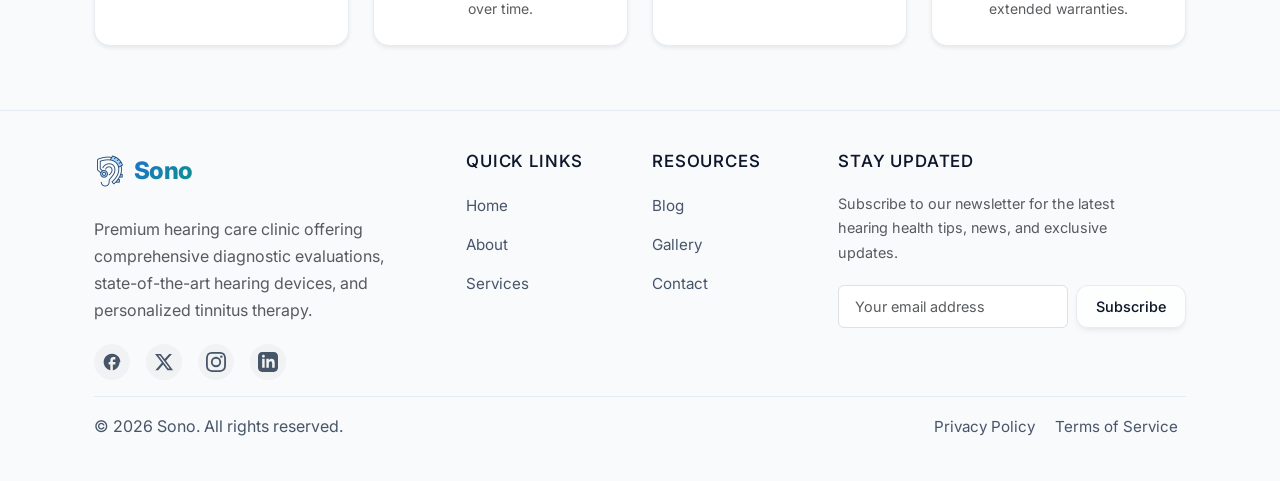
<file: services.html>
<!DOCTYPE html>
<html lang="en" data-theme="light">

<head>
  <meta charset="UTF-8">
  <meta name="viewport" content="width=device-width, initial-scale=1.0">
  <title>Services - Sono</title>
  <meta name="description"
    content="Explore our comprehensive hearing tests, hearing aid options, and tinnitus therapy services.">
  <!-- Favicon -->
  <link rel="icon" type="image/png" href="assets/images/favicon.png">
  <link href="https://cdn.jsdelivr.net/npm/bootstrap@5.3.2/dist/css/bootstrap.min.css" rel="stylesheet">
  <link href="assets/css/style.css" rel="stylesheet">
  <link href="assets/css/dark-mode.css" rel="stylesheet" id="dark-mode-stylesheet" disabled>
  <link href="assets/css/rtl.css" rel="stylesheet" id="rtl-stylesheet" disabled>
  <link href="https://fonts.googleapis.com/css2?family=Inter:wght@400;500;600&display=swap" rel="stylesheet">
</head>

<body>
  <header class="navbar navbar-expand-lg sticky-top bg-white bg-opacity-75">
    <div class="container d-flex align-items-center">
      <a href="index.html" class="logo">
        <img src="assets/images/new_logo.png" alt="Sono Logo" class="logo-icon">
        Sono
      </a>
      <button class="navbar-toggler ms-auto" type="button" data-bs-toggle="collapse" data-bs-target="#nav-menu"
        aria-controls="nav-menu" aria-expanded="false" aria-label="Toggle navigation">
        <span class="navbar-toggler-icon"></span>
      </button>
      <nav class="collapse navbar-collapse justify-content-end" id="nav-menu">
        <ul class="navbar-nav mb-2 mb-lg-0 align-items-center">
          <li class="nav-item"><a class="nav-link" href="index.html">Home 1</a></li>
          <li class="nav-item"><a class="nav-link" href="home2.html">Home 2</a></li>
          <li class="nav-item"><a class="nav-link" href="about.html">About</a></li>
          <li class="nav-item"><a class="nav-link active" href="services.html">Services</a></li>
          <li class="nav-item"><a class="nav-link" href="gallery.html">Gallery</a></li>
          <li class="nav-item"><a class="nav-link" href="blog.html">Blog</a></li>
          <li class="nav-item"><a class="nav-link" href="faq.html">FAQ</a></li>
          <li class="nav-item"><a class="nav-link" href="contact.html">Contact</a></li>
        </ul>
        <div class="d-flex align-items-center gap-2 ms-lg-3 mt-3 mt-lg-0 header-actions">
          <a href="login.html" class="btn btn-secondary">Login</a>
          <button class="btn btn-link icon-btn m-0" id="theme-toggle" aria-label="Toggle dark/light theme">🌙</button>
          <button class="btn btn-link icon-btn m-0" id="rtl-toggle" aria-label="Toggle RTL">↔️</button>
        </div>
      </nav>
    </div>
  </header>

  <!-- Services Overview Section -->
  <!-- Services Hero Section -->
  <section class="hero text-center py-5" style="min-height: auto; padding: 4rem 0 2rem;">
    <div class="container">
      <span class="text-primary fw-bold text-uppercase tracking-wider" style="font-size: 0.85rem;">Clinical
        Excellence</span>
      <h1 class="display-4 fw-bold mt-2">Comprehensive Hearing Care</h1>
      <p class="lead text-muted mx-auto mt-3" style="max-width: 600px;">Explore our range of professional audiological
        treatments and diagnostics, customized to reconnect you with your environment.</p>
    </div>
  </section>

  <!-- Services Grid Section -->
  <section class="services-overview container py-5">
    <div class="text-center mb-5">
      <span class="text-primary fw-bold text-uppercase tracking-wider" style="font-size: 0.85rem;">Clinical Offerings</span>
      <h2 class="display-5 fw-bold mt-2">What We Offer</h2>
      <p class="text-muted mx-auto mt-3" style="max-width: 600px;">Providing state-of-the-art diagnostic evaluations and personalized treatment pathways for all hearing profiles.</p>
    </div>
    <div class="row g-4">
      <!-- Card 1: Hearing Tests -->
      <div class="col-lg-4 col-md-6 col-sm-12">
        <div class="card glass h-100 d-flex flex-column justify-content-between p-4">
          <div class="text-center">
            <img src="assets/images/hearing_test_service.png" alt="Hearing Tests" class="img-fluid rounded-4 mb-4" style="height: 200px; width: 100%; object-fit: cover;">
            <div class="mb-3 d-inline-flex p-3 rounded-circle" style="background: rgba(var(--primary-rgb), 0.1);">
              <svg width="32" height="32" viewBox="0 0 24 24" fill="none" stroke="var(--primary)" stroke-width="2"
                stroke-linecap="round" stroke-linejoin="round">
                <path d="M3 18v-6a9 9 0 0 1 18 0v6"></path>
                <path
                  d="M21 19a2 2 0 0 1-2 2h-1a2 2 0 0 1-2-2v-3a2 2 0 0 1 2-2h3zM3 19a2 2 0 0 0 2 2h1a2 2 0 0 0 2-2v-3a2 2 0 0 0-2-2H3z">
                </path>
              </svg>
            </div>
            <h3 class="card-title">Hearing Tests</h3>
            <p class="card-text text-muted" style="font-size: 0.9rem;">Comprehensive evaluations to accurately measure
              and diagnose hearing capability across frequencies.</p>
            <ul class="service-card-feature-list">
              <li>Pure-tone audiometry</li>
              <li>Speech understanding evaluation</li>
              <li>Tympanometry diagnostics</li>
              <li>Detailed consult explanation</li>
            </ul>
          </div>
          <div class="text-center mt-3">
            <a href="service-details.html#hearing-tests" class="link text-primary fw-semibold">Read More &rarr;</a>
          </div>
        </div>
      </div>
      <!-- Card 2: Hearing Aids -->
      <div class="col-lg-4 col-md-6 col-sm-12">
        <div class="card glass h-100 d-flex flex-column justify-content-between p-4">
          <div class="text-center">
            <img src="assets/images/hearing_aid_service.png" alt="Hearing Aids" class="img-fluid rounded-4 mb-4" style="height: 200px; width: 100%; object-fit: cover;">
            <div class="mb-3 d-inline-flex p-3 rounded-circle" style="background: rgba(var(--secondary-rgb), 0.1);">
              <svg width="32" height="32" viewBox="0 0 24 24" fill="none" stroke="var(--secondary)" stroke-width="2"
                stroke-linecap="round" stroke-linejoin="round">
                <path d="M12 2a3 3 0 0 0-3 3v7a3 3 0 0 0 6 0V5a3 3 0 0 0-3-3z"></path>
                <path d="M19 10v2a7 7 0 0 1-14 0v-2M12 19v4M8 23h8"></path>
              </svg>
            </div>
            <h3 class="card-title">Hearing Aids</h3>
            <p class="card-text text-muted" style="font-size: 0.9rem;">Wide range of discreet, high-performance digital
              devices featuring smart filters and Bluetooth connectivity.</p>
            <ul class="service-card-feature-list">
              <li>Custom fitting & earmolds</li>
              <li>Premium brands configuration</li>
              <li>Bluetooth & app connectivity</li>
              <li>Trial period and validation</li>
            </ul>
          </div>
          <div class="text-center mt-3">
            <a href="service-details.html#hearing-aids" class="link text-primary fw-semibold">Read More &rarr;</a>
          </div>
        </div>
      </div>
      <!-- Card 3: Tinnitus Therapy -->
      <div class="col-lg-4 col-md-6 col-sm-12 mx-auto">
        <div class="card glass h-100 d-flex flex-column justify-content-between p-4">
          <div class="text-center">
            <img src="assets/images/tinnitus_therapy_service.png" alt="Tinnitus Therapy" class="img-fluid rounded-4 mb-4" style="height: 200px; width: 100%; object-fit: cover;">
            <div class="mb-3 d-inline-flex p-3 rounded-circle" style="background: rgba(var(--primary-rgb), 0.1);">
              <svg width="32" height="32" viewBox="0 0 24 24" fill="none" stroke="var(--primary)" stroke-width="2"
                stroke-linecap="round" stroke-linejoin="round">
                <circle cx="12" cy="12" r="10"></circle>
                <polyline points="12 6 12 12 16 14"></polyline>
              </svg>
            </div>
            <h3 class="card-title">Tinnitus Therapy</h3>
            <p class="card-text text-muted" style="font-size: 0.9rem;">Evidence-based sound masking and retraining
              therapies to effectively suppress annoying buzzing and ringing.</p>
            <ul class="service-card-feature-list">
              <li>Tinnitus severity scoring</li>
              <li>Sound therapy masking systems</li>
              <li>Cognitive habituation counsel</li>
              <li>Follow-up adjustment support</li>
            </ul>
          </div>
          <div class="text-center mt-3">
            <a href="service-details.html#tinnitus-therapy" class="link text-primary fw-semibold">Read More &rarr;</a>
          </div>
        </div>
      </div>
    </div>
  </section>

  <!-- Process Section -->
  <section class="py-5 bg-light">
    <div class="container text-center">
      <span class="text-primary fw-bold text-uppercase tracking-wider" style="font-size: 0.85rem;">Step-by-Step Care</span>
      <h2 class="display-5 fw-bold mt-2 mb-3">Our Patient Journey</h2>
      <p class="text-muted mb-5 mx-auto" style="max-width: 600px; font-size: 1.1rem;">How we support you from your initial hearing consultation through to long-term digital maintenance and care.</p>
      <div class="process-flowchart">
        <div class="process-step">
          <div class="process-step-num">1</div>
          <img src="assets/images/process_screening.png" alt="Free Screening" class="img-fluid rounded-3 mb-3" style="height: 120px; width: 100%; object-fit: cover;">
          <h4 class="h5 fw-bold mb-2" style="color: var(--text);">Free Screening</h4>
          <p class="text-muted small mb-0">Book a quick consultation to determine if diagnostic tests are recommended.
          </p>
        </div>
        <div class="process-step">
          <div class="process-step-num">2</div>
          <img src="assets/images/process_exam.png" alt="Detailed Exam" class="img-fluid rounded-3 mb-3" style="height: 120px; width: 100%; object-fit: cover;">
          <h4 class="h5 fw-bold mb-2" style="color: var(--text);">Detailed Exam</h4>
          <p class="text-muted small mb-0">Undergo full audiology diagnostics in our sterile sound booth.</p>
        </div>
        <div class="process-step">
          <div class="process-step-num">3</div>
          <img src="assets/images/process_fitting.png" alt="Custom Fitting" class="img-fluid rounded-3 mb-3" style="height: 120px; width: 100%; object-fit: cover;">
          <h4 class="h5 fw-bold mb-2" style="color: var(--text);">Custom Fitting</h4>
          <p class="text-muted small mb-0">Receive high-performance, calibrated hearing devices customized for you.</p>
        </div>
        <div class="process-step">
          <div class="process-step-num">4</div>
          <img src="assets/images/process_care.png" alt="Continuous Care" class="img-fluid rounded-3 mb-3" style="height: 120px; width: 100%; object-fit: cover;">
          <h4 class="h5 fw-bold mb-2" style="color: var(--text);">Continuous Care</h4>
          <p class="text-muted small mb-0">Benefit from ongoing tuning, cleanings, and digital updates.</p>
        </div>
      </div>
    </div>
  </section>

  <!-- Specialized Ear Protection Section -->
  <section class="py-5 bg-white">
    <div class="container">
      <div class="row align-items-center g-5">
        <div class="col-lg-6 order-lg-2">
          <img src="assets/images/ear_protection.png" alt="Custom Ear Protection" class="img-fluid rounded-4 shadow-lg" style="border: 1px solid var(--card-border);">
        </div>
        <div class="col-lg-6 order-lg-1">
          <span class="text-secondary fw-bold text-uppercase tracking-wider" style="font-size: 0.85rem;">Prevention</span>
          <h2 class="display-5 fw-bold mt-2 mb-4">Custom Ear Protection</h2>
          <p class="lead text-muted mb-4">We don't just treat hearing loss; we help you prevent it. Our custom-molded earplugs provide superior comfort and acoustic filtering tailored to your specific lifestyle.</p>
          <ul class="list-unstyled mb-4">
            <li class="mb-3 d-flex align-items-start">
              <div class="me-3 text-secondary bg-secondary bg-opacity-10 p-2 rounded-3">
                <svg width="24" height="24" fill="none" stroke="currentColor" stroke-width="2" viewBox="0 0 24 24"><path d="M9 18V5l12-2v13"></path><circle cx="6" cy="18" r="3"></circle><circle cx="18" cy="16" r="3"></circle></svg>
              </div>
              <div><strong>Musician's Monitors</strong><br><small class="text-muted">High-fidelity attenuation without sound distortion.</small></div>
            </li>
            <li class="mb-3 d-flex align-items-start">
              <div class="me-3 text-secondary bg-secondary bg-opacity-10 p-2 rounded-3">
                <svg width="24" height="24" fill="none" stroke="currentColor" stroke-width="2" viewBox="0 0 24 24"><path d="M21 16V8a2 2 0 0 0-1-1.73l-7-4a2 2 0 0 0-2 0l-7 4A2 2 0 0 0 3 8v8a2 2 0 0 0 1 1.73l7 4a2 2 0 0 0 2 0l7-4A2 2 0 0 0 21 16z"></path></svg>
              </div>
              <div><strong>Industrial & Occupational</strong><br><small class="text-muted">Maximum noise reduction for high-decibel environments.</small></div>
            </li>
            <li class="mb-3 d-flex align-items-start">
              <div class="me-3 text-secondary bg-secondary bg-opacity-10 p-2 rounded-3">
                <svg width="24" height="24" fill="none" stroke="currentColor" stroke-width="2" viewBox="0 0 24 24"><path d="M2 22a8 8 0 1 1 16-10 8 8 0 0 1-16 10z"></path><path d="M14 2c1.5 2 2.5 4 2.5 6s-1 4-2.5 6"></path></svg>
              </div>
              <div><strong>Swimmer's Plugs</strong><br><small class="text-muted">Waterproof protection to prevent ear infections.</small></div>
            </li>
          </ul>
        </div>
      </div>
    </div>
  </section>

  <!-- Comprehensive Aftercare Section -->
  <section class="py-5 bg-light">
    <div class="container">
      <div class="text-center mb-5">
        <span class="text-primary fw-bold text-uppercase tracking-wider" style="font-size: 0.85rem;">Support</span>
        <h2 class="h3 fw-bold mt-2">Maintenance & Aftercare</h2>
        <p class="text-muted mx-auto" style="max-width: 600px;">Your journey to better hearing doesn't end with a purchase. Our lifetime maintenance program ensures your devices perform perfectly.</p>
      </div>
      <div class="row g-4 justify-content-center">
        <div class="col-lg-3 col-md-6 col-sm-12">
          <div class="p-4 bg-white rounded-4 shadow-sm h-100 text-center border" style="border-color: var(--card-border) !important;">
            <svg width="36" height="36" viewBox="0 0 24 24" fill="none" stroke="var(--primary)" stroke-width="2" class="mb-3"><path d="M14.7 6.3a1 1 0 0 0 0 1.4l1.6 1.6a1 1 0 0 0 1.4 0l3.77-3.77a6 6 0 0 1-7.94 9.36l-7.1 7.1a1 1 0 0 1-1.41 0l-1.42-1.42a1 1 0 0 1 0-1.41l7.1-7.1a6 6 0 0 1 9.36-7.94l-3.77 3.77a1 1 0 0 0 0 1.41z"></path></svg>
            <h4 class="h6 fw-bold">Device Cleaning</h4>
            <p class="text-muted small mb-0">Professional ultrasonic cleaning to remove wax and debris.</p>
          </div>
        </div>
        <div class="col-lg-3 col-md-6 col-sm-12">
          <div class="p-4 bg-white rounded-4 shadow-sm h-100 text-center border" style="border-color: var(--card-border) !important;">
            <svg width="36" height="36" viewBox="0 0 24 24" fill="none" stroke="var(--primary)" stroke-width="2" class="mb-3"><path d="M12 2v20"></path><path d="M17 5H9.5a3.5 3.5 0 0 0 0 7h5a3.5 3.5 0 0 1 0 7H6"></path></svg>
            <h4 class="h6 fw-bold">Programming</h4>
            <p class="text-muted small mb-0">Digital acoustic adjustments as your hearing profile changes over time.</p>
          </div>
        </div>
        <div class="col-lg-3 col-md-6 col-sm-12">
          <div class="p-4 bg-white rounded-4 shadow-sm h-100 text-center border" style="border-color: var(--card-border) !important;">
            <svg width="36" height="36" viewBox="0 0 24 24" fill="none" stroke="var(--primary)" stroke-width="2" class="mb-3"><rect x="2" y="7" width="20" height="15" rx="2" ry="2"></rect><polyline points="17 2 12 7 7 2"></polyline></svg>
            <h4 class="h6 fw-bold">Battery Service</h4>
            <p class="text-muted small mb-0">Battery replacements and rechargeable cell diagnostics.</p>
          </div>
        </div>
        <div class="col-lg-3 col-md-6 col-sm-12">
          <div class="p-4 bg-white rounded-4 shadow-sm h-100 text-center border" style="border-color: var(--card-border) !important;">
            <svg width="36" height="36" viewBox="0 0 24 24" fill="none" stroke="var(--primary)" stroke-width="2" class="mb-3"><polygon points="12 2 15.09 8.26 22 9.27 17 14.14 18.18 21.02 12 17.77 5.82 21.02 7 14.14 2 9.27 8.91 8.26 12 2"></polygon></svg>
            <h4 class="h6 fw-bold">Warranty Repairs</h4>
            <p class="text-muted small mb-0">Fast, authorized repairs covered by standard and extended warranties.</p>
          </div>
        </div>
      </div>
    </div>
  </section>

  <footer class="footer bg-light py-4 mt-auto">
    <div class="container">
      <div class="row">
        <div class="col-lg-4 col-md-6 mb-4 mb-lg-0">
          <a href="index.html" class="logo">
            <img src="assets/images/new_logo.png" alt="Sono Logo" class="logo-icon">
            Sono
          </a>
          <p class="mt-2 text-muted" style="max-width: 320px;">
            Premium hearing care clinic offering comprehensive diagnostic evaluations, state-of-the-art hearing devices,
            and personalized tinnitus therapy.
          </p>
          <div class="d-flex gap-3 mt-3 social-icons">
            <a href="#" class="social-icon" aria-label="Facebook">
              <svg width="20" height="20" fill="currentColor" viewBox="0 0 24 24">
                <path
                  d="M22 12c0-5.52-4.48-10-10-10S2 6.48 2 12c0 4.84 3.44 8.87 8 9.8V15H8v-3h2V9.5C10 7.57 11.57 6 13.5 6H16v3h-2c-.55 0-1 .45-1 1v2h3v3h-3v6.95c4.56-.93 8-4.96 8-9.75z" />
              </svg>
            </a>
            <a href="#" class="social-icon" aria-label="X (formerly Twitter)">
              <svg width="20" height="20" fill="currentColor" viewBox="0 0 24 24">
                <path
                  d="M18.244 2.25h3.308l-7.227 8.26 8.502 11.24H16.17l-5.214-6.817L4.99 21.75H1.68l7.73-8.835L1.254 2.25H8.08l4.713 6.231zm-1.161 17.52h1.833L7.084 4.126H5.117z" />
              </svg>
            </a>
            <a href="#" class="social-icon" aria-label="Instagram">
              <svg width="20" height="20" fill="currentColor" viewBox="0 0 24 24">
                <path
                  d="M12 2.163c3.204 0 3.584.012 4.85.07 3.252.148 4.771 1.691 4.919 4.919.058 1.265.069 1.645.069 4.849 0 3.205-.012 3.584-.069 4.849-.149 3.225-1.664 4.771-4.919 4.919-1.266.058-1.644.07-4.85.07-3.204 0-3.584-.012-4.849-.07-3.26-.149-4.771-1.699-4.919-4.92-.058-1.265-.07-1.644-.07-4.849 0-3.204.013-3.583.07-4.849.149-3.227 1.664-4.771 4.919-4.919 1.266-.057 1.645-.069 4.849-.069zM12 0C8.741 0 8.333.014 7.053.072 2.695.272.273 2.69.073 7.051.014 8.333 0 8.741 0 12c0 3.259.014 3.668.072 4.948.2 4.358 2.618 6.78 6.98 6.98 1.281.058 1.689.072 4.948.072 3.259 0 3.668-.014 4.948-.072 4.354-.2 6.782-2.618 6.979-6.98.059-1.28.073-1.689.073-4.948 0-3.259-.014-3.667-.072-4.947-.196-4.354-2.617-6.78-6.979-6.98C15.668.014 15.259 0 12 0zm0 5.838a6.162 6.162 0 100 12.324 6.162 6.162 0 000-12.324zM12 16a4 4 0 110-8 4 4 0 010 8zm6.406-11.845a1.44 1.44 0 100 2.881 1.44 1.44 0 000-2.881z" />
              </svg>
            </a>
            <a href="#" class="social-icon" aria-label="LinkedIn">
              <svg width="20" height="20" fill="currentColor" viewBox="0 0 24 24">
                <path
                  d="M19 0h-14c-2.761 0-5 2.239-5 5v14c0 2.761 2.239 5 5 5h14c2.762 0 5-2.239 5-5v-14c0-2.761-2.238-5-5-5zm-11 19h-3v-11h3v11zm-1.5-12.268c-.966 0-1.75-.79-1.75-1.764s.784-1.764 1.75-1.764 1.75.79 1.75 1.764-.783 1.764-1.75 1.764zm13.5 12.268h-3v-5.604c0-3.368-4-3.113-4 0v5.604h-3v-11h3v1.765c1.396-2.586 7-2.777 7 2.476v6.759z" />
              </svg>
            </a>
          </div>
        </div>
        <div class="col-lg-2 col-md-6 mb-4 mb-lg-0">
          <h5>Quick Links</h5>
          <ul class="list-unstyled">
            <li><a href="index.html" class="text-decoration-none">Home</a></li>
            <li><a href="about.html" class="text-decoration-none">About</a></li>
            <li><a href="services.html" class="text-decoration-none">Services</a></li>
          </ul>
        </div>
        <div class="col-lg-2 col-md-6 mb-4 mb-lg-0">
          <h5>Resources</h5>
          <ul class="list-unstyled">
            <li><a href="blog.html" class="text-decoration-none">Blog</a></li>
            <li><a href="gallery.html" class="text-decoration-none">Gallery</a></li>
            <li><a href="contact.html" class="text-decoration-none">Contact</a></li>
          </ul>
        </div>
        <div class="col-lg-4 col-md-6 mb-4 mb-lg-0">
          <h5>Stay Updated</h5>
          <p class="text-muted" style="font-size: 0.9rem; max-width: 320px;">
            Subscribe to our newsletter for the latest hearing health tips, news, and exclusive updates.
          </p>
          <form action="https://formspree.io/f/your-form-id" method="POST" class="d-flex gap-2">
            <input type="email" name="email" placeholder="Your email address" required aria-label="Email address"
              class="form-control" style="font-size: 0.9rem; padding: 0.6rem 1rem;">
            <button type="submit" class="btn btn-secondary"
              style="padding: 0.6rem 1.2rem; font-size: 0.9rem; white-space: nowrap;">Subscribe</button>
          </form>
        </div>
      </div>
      <div class="bottom-bar text-center mt-3">
        <p class="mb-0">&copy; 2026 Sono. All rights reserved.</p>
        <ul class="list-inline">
          <li class="list-inline-item"><a href="#" class="text-decoration-none">Privacy Policy</a></li>
          <li class="list-inline-item"><a href="#" class="text-decoration-none">Terms of Service</a></li>
        </ul>
      </div>
      <button class="back-to-top" id="back-to-top" aria-label="Back to top">
        <svg width="24" height="24" viewBox="0 0 24 24">
          <polyline points="18 15 12 9 6 15"></polyline>
        </svg>
      </button>
    </div>
  </footer>
  <script src="https://cdn.jsdelivr.net/npm/bootstrap@5.3.2/dist/js/bootstrap.bundle.min.js"></script>
  <script src="assets/js/main.js"></script>
</body>

</html>
</file>
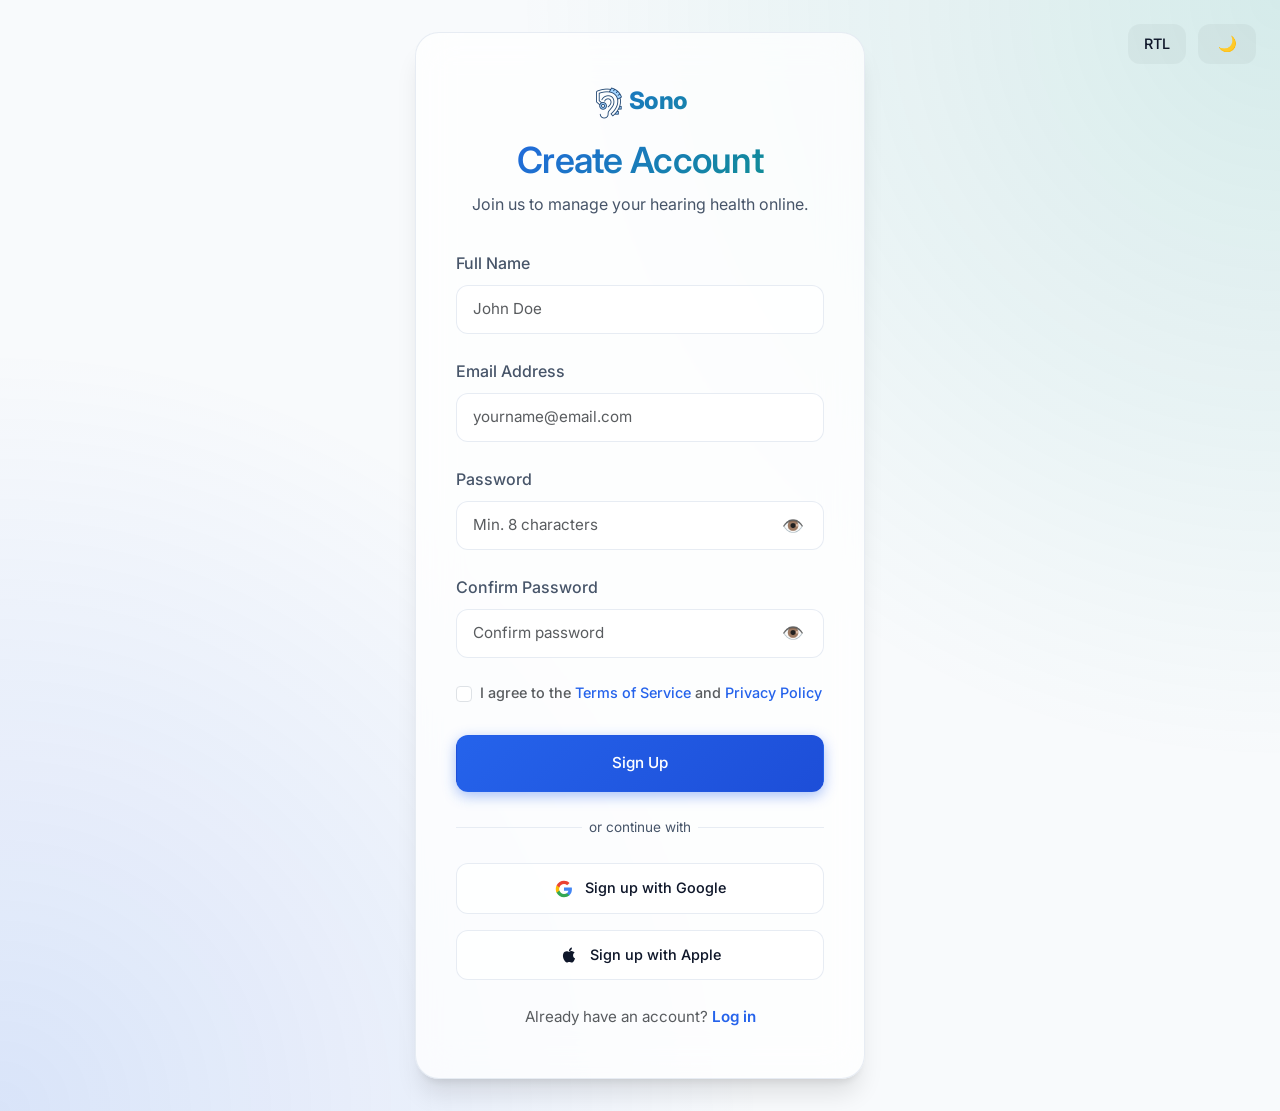
<file: signup.html>
<!DOCTYPE html>
<html lang="en" data-theme="light">

<head>
  <meta charset="UTF-8">
  <meta name="viewport" content="width=device-width, initial-scale=1.0">
  <title>Create Account - Sono</title>
  <meta name="description"
    content="Sign up for a Sono Account to schedule and manage your hearing health care appointments.">
  <!-- Favicon -->
  <link rel="icon" type="image/png" href="assets/images/favicon.png">
  <link href="https://cdn.jsdelivr.net/npm/bootstrap@5.3.2/dist/css/bootstrap.min.css" rel="stylesheet">
  <link href="assets/css/style.css" rel="stylesheet">
  <link href="assets/css/dark-mode.css" rel="stylesheet" id="dark-mode-stylesheet" disabled>
  <link href="assets/css/rtl.css" rel="stylesheet" id="rtl-stylesheet" disabled>
  <link href="https://fonts.googleapis.com/css2?family=Inter:wght@400;500;600&display=swap" rel="stylesheet">
</head>

<body style="overflow-x: hidden;">
  <!-- Floating Toggles -->
  <div class="floating-toggles">
    <button class="btn btn-link icon-btn" id="rtl-toggle" aria-label="Toggle RTL"
      style="margin: 0; text-decoration: none; font-weight: 600; font-size: 0.9rem;">RTL</button>
    <button class="btn btn-link icon-btn" id="theme-toggle" aria-label="Toggle dark/light theme"
      style="margin: 0;">🌙</button>
  </div>

  <div class="auth-page-wrapper">
    <div class="auth-card glass glass-form">
      <div class="text-center mb-4">
        <a href="index.html" class="logo d-block mb-3" style="font-size: 1.5rem; justify-content: center;">
          <img src="assets/images/new_logo.png" alt="Sono Logo" class="logo-icon">
          Sono
        </a>
        <h1 class="auth-title">Create Account</h1>
        <p class="auth-subtitle">Join us to manage your hearing health online.</p>
      </div>



      <!-- Standard Form -->
      <form action="login.html" method="GET">
        <div class="form-group">
          <label for="signup-name">Full Name</label>
          <input type="text" id="signup-name" class="form-control" placeholder="John Doe" required autocomplete="name">
        </div>
        <div class="form-group">
          <label for="signup-email">Email Address</label>
          <input type="email" id="signup-email" class="form-control" placeholder="yourname@email.com" required
            autocomplete="email">
        </div>
        <div class="form-group">
          <label for="signup-password">Password</label>
          <div class="password-wrapper">
            <input type="password" id="signup-password" class="form-control" placeholder="Min. 8 characters" required
              autocomplete="new-password" minlength="8">
            <button type="button" class="password-toggle-btn" data-target="signup-password"
              aria-label="Show password">👁️</button>
          </div>
        </div>

        <div class="form-group">
          <label for="signup-confirm-password">Confirm Password</label>
          <div class="password-wrapper">
            <input type="password" id="signup-confirm-password" class="form-control" placeholder="Confirm password"
              required autocomplete="new-password" minlength="8">
            <button type="button" class="password-toggle-btn" data-target="signup-confirm-password"
              aria-label="Show password">👁️</button>
          </div>
        </div>

        <div class="form-check mb-4 d-flex align-items-start gap-2">
          <input class="form-check-input mt-1" type="checkbox" id="terms-privacy" required>
          <label class="form-check-label text-muted" for="terms-privacy" style="font-size: 0.9rem; line-height: 1.5;">
            I agree to the <a href="#" style="color: var(--primary); text-decoration: none; font-weight: 500;">Terms of
              Service</a> and <a href="#"
              style="color: var(--primary); text-decoration: none; font-weight: 500;">Privacy Policy</a>
          </label>
        </div>

        <button type="submit" class="btn btn-primary w-100 py-3">Sign Up</button>
      </form>

      <div class="auth-divider my-4">or continue with</div>

      <!-- Social Logins -->
      <button class="social-auth-btn mb-3">
        <svg width="18" height="18" viewBox="0 0 24 24" fill="none" xmlns="http://www.w3.org/2000/svg">
          <path
            d="M22.56 12.25c0-.78-.07-1.53-.2-2.25H12v4.26h5.92c-.26 1.37-1.04 2.53-2.21 3.31v2.77h3.57c2.08-1.92 3.28-4.74 3.28-8.09z"
            fill="#4285F4" />
          <path
            d="M12 23c2.97 0 5.46-.98 7.28-2.66l-3.57-2.77c-.98.66-2.23 1.06-3.71 1.06-2.86 0-5.29-1.93-6.16-4.53H2.18v2.84C3.99 20.53 7.7 23 12 23z"
            fill="#34A853" />
          <path
            d="M5.84 14.09c-.22-.66-.35-1.36-.35-2.09s.13-1.43.35-2.09V7.06H2.18C1.43 8.55 1 10.22 1 12s.43 3.45 1.18 4.94l3.66-2.85z"
            fill="#FBBC05" />
          <path
            d="M12 5.38c1.62 0 3.06.56 4.21 1.64l3.15-3.15C17.45 2.09 14.97 1 12 1 7.7 1 3.99 3.47 2.18 7.06l3.66 2.84c.87-2.6 3.3-4.52 6.16-4.52z"
            fill="#EA4335" />
        </svg>
        Sign up with Google
      </button>
      <button class="social-auth-btn mb-3">
        <svg width="18" height="18" viewBox="0 0 24 24" fill="currentColor">
          <path
            d="M18.71 19.5c-.83 1.24-1.71 2.45-3.05 2.47-1.34.03-1.77-.79-3.29-.79-1.53 0-2 .77-3.27.82-1.31.05-2.3-1.32-3.14-2.53C4.25 17 2.94 12.45 4.7 9.39c.87-1.52 2.43-2.48 4.12-2.51 1.28-.02 2.5.87 3.29.87.78 0 2.26-1.07 3.81-.91.65.03 2.47.26 3.64 1.98-.09.06-2.17 1.28-2.15 3.81.03 3.02 2.65 4.03 2.68 4.04-.03.07-.42 1.44-1.38 2.83M13 3.5c.73-.83 1.94-1.46 2.94-1.5.13 1.17-.34 2.35-1.04 3.19-.69.85-1.83 1.51-2.95 1.42-.15-1.15.41-2.35 1.05-3.11z" />
        </svg>
        Sign up with Apple
      </button>

      <p class="text-center mt-4 mb-0 text-muted" style="font-size: 0.95rem;">
        Already have an account? <a href="login.html" class="text-decoration-none"
          style="color: var(--primary); font-weight: 600;">Log in</a>
      </p>
    </div>
  </div>

  <button class="back-to-top" id="back-to-top" aria-label="Back to top">
    <svg width="24" height="24" viewBox="0 0 24 24">
      <polyline points="18 15 12 9 6 15"></polyline>
    </svg>
  </button>

  <!-- Bootstrap Bundle JS -->
  <script src="https://cdn.jsdelivr.net/npm/bootstrap@5.3.2/dist/js/bootstrap.bundle.min.js"></script>
  <script src="assets/js/main.js"></script>
</body>

</html>
</file>
<file: assets/css/style.css>
/* style.css – Premium styling for Sono Hearing Website */

/* Skip to Content Link (Accessibility) */
.skip-to-content {
  position: absolute;
  top: -100%;
  left: 0;
  background: var(--primary);
  color: white;
  padding: 0.5rem 1rem;
  z-index: 10000;
  transition: transform 0.3s ease;
  text-decoration: none;
  border-radius: 0 0 4px 0;
  transform: translateY(-100%);
}

.skip-to-content:focus {
  top: 0;
  transform: translateY(0);
  outline: 2px solid var(--secondary);
  outline-offset: 2px;
}

/* ==== Design System & CSS Variables ==== */
:root {
  --primary: #2563eb;
  /* sapphire blue */
  --primary-rgb: 37, 99, 235;
  --secondary: #0d9488;
  /* teal */
  --secondary-rgb: 13, 148, 136;
  --text: #0f172a;
  /* slate-900 */
  --text-muted: #475569;
  /* slate-600 */
  --bg-light: #f8fafc;
  /* slate-50 */
  --bg-dark: #090d16;
  /* dark rich slate */

  /* Glassmorphism Variables */
  --card-bg: rgba(255, 255, 255, 0.75);
  --card-bg-dark: rgba(15, 23, 42, 0.75);
  --card-border: rgba(226, 232, 240, 0.8);
  --card-border-dark: rgba(51, 65, 85, 0.5);

  --border-radius: 12px;
  --transition: all 0.3s cubic-bezier(0.4, 0, 0.2, 1);
  --shadow-sm: 0 4px 6px -1px rgba(0, 0, 0, 0.05), 0 2px 4px -2px rgba(0, 0, 0, 0.05);
  --shadow-md: 0 10px 15px -3px rgba(0, 0, 0, 0.08), 0 4px 6px -4px rgba(0, 0, 0, 0.08);
  --shadow-lg: 0 20px 25px -5px rgba(0, 0, 0, 0.1), 0 8px 10px -6px rgba(0, 0, 0, 0.1);
}

[data-theme="dark"] {
  --text: #f1f5f9;
  /* slate-100 */
  --text-muted: #94a3b8;
  /* slate-400 */
  --bg-light: var(--bg-dark);
  --card-bg: var(--card-bg-dark);
  --card-border: var(--card-border-dark);
}

[data-theme="dark"] .logo-icon {
  filter: invert(0.9) hue-rotate(180deg) brightness(1.4) contrast(1.2);
}

/* ==== Global Reset & Typography ==== */
* {
  margin: 0;
  padding: 0;
  box-sizing: border-box;
}

body {
  font-family: 'Inter', system-ui, -apple-system, sans-serif;
  line-height: 1.7;
  color: var(--text);
  background-color: var(--bg-light);
  overflow-x: hidden;
  transition: background-color var(--transition), color var(--transition);
}

/* Focus Styles (Accessibility) */
:focus-visible {
  outline: 2px solid var(--primary);
  outline-offset: 2px;
}

[data-theme="dark"] body {
  background-color: var(--bg-dark);
}

h1,
h2,
h3,
h4,
h5,
h6 {
  font-weight: 580;
  color: var(--text);
  line-height: 1.25;
  margin-bottom: 0.75rem;
}

h1 {
  font-size: 5rem;
  letter-spacing: -0.02em;
  font-weight: 580;
}

h1.display-4,
.h1.display-4 {
  font-size: clamp(2.5rem, 5vw, 4.5rem) !important;
  font-weight: 580 !important;
  line-height: 1.25 !important;
  background-image: linear-gradient(135deg, var(--text) 50%, var(--text-muted)) !important;
  -webkit-background-clip: text !important;
  background-clip: text !important;
  -webkit-text-fill-color: transparent !important;
  letter-spacing: -0.02em !important;
}

[data-theme="dark"] h1.display-4,
[data-theme="dark"] .h1.display-4 {
  background-image: linear-gradient(135deg, #ffffff 60%, var(--text-muted)) !important;
  -webkit-background-clip: text !important;
  background-clip: text !important;
  -webkit-text-fill-color: transparent !important;
}

h2 {
  font-size: 3.5rem;
  letter-spacing: -0.01em;
  font-weight: 540;
}

h3 {
  font-size: 2.5rem;
  font-weight: 520;
}

p {
  margin-bottom: 1.25rem;
  color: var(--text-muted);
  font-size: 1rem;
  font-weight: 400;
}

/* ==== Common & Container ==== */
.container {
  width: min(90%, 1200px);
  margin: 0 auto;
  padding: 1rem 1.5rem;
}

/* ==== Header & Navbar (Unifying custom and Bootstrap navs) ==== */
.navbar {
  position: sticky;
  top: 0;
  background: rgba(248, 250, 252, 0.8) !important;
  backdrop-filter: blur(12px);
  -webkit-backdrop-filter: blur(12px);
  box-shadow: 0 1px 0 0 rgba(0, 0, 0, 0.05);
  border-bottom: 1px solid var(--card-border);
  z-index: 1000;
  padding: 0.75rem 0;
  transition: background var(--transition), border-color var(--transition);
}

[data-theme="dark"] .navbar {
  background: rgba(9, 13, 22, 0.8) !important;
  border-bottom: 1px solid var(--card-border-dark);
  box-shadow: 0 1px 0 0 rgba(255, 255, 255, 0.05);
}

.navbar .container {
  display: flex;
  justify-content: space-between;
  align-items: center;
  padding: 0 1.5rem;
}

.logo {
  font-size: 1.5rem;
  font-weight: 800;
  color: var(--primary) !important;
  text-decoration: none;
  background: linear-gradient(135deg, var(--primary), var(--secondary));
  -webkit-background-clip: text;
  background-clip: text;
  -webkit-text-fill-color: transparent;
  transition: opacity 0.2s;
  letter-spacing: -0.03em;
  display: inline-flex;
  align-items: center;
  gap: 0.5rem;
}

.logo-icon {
  width: 32px;
  height: 32px;
  flex-shrink: 0;
}

.navbar .logo:hover {
  opacity: 0.9;
}

/* Custom Nav Menu Style */
.nav-menu ul {
  display: flex;
  gap: 2rem;
  list-style: none;
  align-items: center;
}

.nav-menu a,
.navbar-nav .nav-link {
  color: var(--text) !important;
  font-weight: 500;
  font-size: 0.95rem;
  text-decoration: none;
  position: relative;
  padding: 0.5rem 0;
  transition: color var(--transition);
  white-space: nowrap;
}

.nav-menu a:hover,
.navbar-nav .nav-link:hover {
  color: var(--primary) !important;
}

.nav-menu a.active::after,
.nav-menu a:hover::after,
.navbar-nav .nav-link.active::after {
  content: '';
  position: absolute;
  left: 0;
  right: 0;
  bottom: 0;
  height: 2px;
  background: linear-gradient(90deg, var(--primary), var(--secondary));
  border-radius: 2px;
}

/* Bootstrap Nav Link overrides to disable standard focus ring/underlines */
.navbar-nav .nav-link {
  padding-left: 0.5rem !important;
  padding-right: 0.5rem !important;
}

/* Buttons inside navigation */
.icon-btn {
  background: rgba(0, 0, 0, 0.04);
  border: 1px solid rgba(0, 0, 0, 0.05);
  cursor: pointer;
  font-size: 1.1rem;
  width: 40px;
  height: 40px;
  border-radius: 50%;
  display: inline-flex;
  align-items: center;
  justify-content: center;
  margin-left: 0.5rem;
  transition: var(--transition);
  color: var(--text);
}

[data-theme="dark"] .icon-btn {
  background: rgba(255, 255, 255, 0.08);
  border: 1px solid rgba(255, 255, 255, 0.1);
  color: var(--text);
}

.icon-btn:hover {
  transform: scale(1.05);
  background: rgba(0, 0, 0, 0.08);
}

[data-theme="dark"] .icon-btn:hover {
  background: rgba(255, 255, 255, 0.15);
}

.hamburger {
  display: none;
}

/* ==== Hero Section ==== */
.hero {
  position: relative;
  display: flex;
  align-items: center;
  justify-content: space-between;
  min-height: 75vh;
  padding: 4rem 0;
  background: radial-gradient(circle at top right, rgba(13, 148, 136, 0.15), transparent 40%),
    radial-gradient(circle at bottom left, rgba(37, 99, 235, 0.15), transparent 40%),
    var(--bg-light);
  color: var(--text);
  overflow: hidden;
  transition: background var(--transition);
}

[data-theme="dark"] .hero {
  background: radial-gradient(circle at top right, rgba(13, 148, 136, 0.2), transparent 45%),
    radial-gradient(circle at bottom left, rgba(37, 99, 235, 0.2), transparent 45%),
    var(--bg-dark);
}

.hero-content {
  max-width: 580px;
}

.hero h1 {
  font-size: 4.5rem;
  line-height: 1.15;
  background: linear-gradient(135deg, var(--text) 50%, var(--text-muted));
  -webkit-background-clip: text;
  background-clip: text;
  -webkit-text-fill-color: transparent;
  margin-bottom: 1.5rem;
}

[data-theme="dark"] .hero h1 {
  background: linear-gradient(135deg, #ffffff 60%, var(--text-muted));
  -webkit-background-clip: text;
  background-clip: text;
  -webkit-text-fill-color: transparent;
}

.hero p {
  font-size: 1.2rem;
  line-height: 1.6;
  margin-bottom: 2rem;
}

.hero-image {
  max-width: 45%;
  border-radius: 20px;
  box-shadow: var(--shadow-lg);
  border: 1px solid var(--card-border);
  transition: var(--transition);
}

[data-theme="dark"] .hero-image {
  border: 1px solid var(--card-border-dark);
}

.hero-image:hover {
  transform: translateY(-5px);
}

/* Centered Hero layout overrides (side-by-side text block centering) */
.hero .hero-content.text-center h1.hero-title {
  white-space: normal !important;
  text-align: center !important;
  font-size: clamp(2.5rem, 5vw, 4.5rem) !important;
  background: none !important;
  -webkit-text-fill-color: #ffffff !important;
  color: #ffffff !important;
  margin-bottom: 1.25rem;
  letter-spacing: -0.02em;
}

.hero .hero-content.text-center .hero-lead {
  font-size: clamp(0.95rem, 2vw, 1.2rem);
  line-height: 1.6;
  color: rgba(255, 255, 255, 0.9);
  max-width: 550px;
  margin-left: auto;
  margin-right: auto;
}

.hero .hero-content.text-center .cta-buttons .btn-secondary {
  background: rgba(255, 255, 255, 0.1) !important;
  color: #ffffff !important;
  border: 1px solid rgba(255, 255, 255, 0.3) !important;
  box-shadow: none !important;
}

.hero .hero-content.text-center .cta-buttons .btn-secondary:hover {
  background: rgba(255, 255, 255, 0.2) !important;
  border-color: rgba(255, 255, 255, 0.5) !important;
  transform: translateY(-2px);
}

/* ==== Buttons ==== */
.btn {
  display: inline-flex;
  align-items: center;
  justify-content: center;
  padding: 0.75rem 1.75rem;
  font-size: 0.95rem;
  font-weight: 520;
  border-radius: var(--border-radius);
  text-decoration: none;
  cursor: pointer;
  transition: var(--transition);
  border: 1px solid transparent;
}

.btn-primary,
.btn.primary {
  background: linear-gradient(135deg, var(--primary), #1d4ed8);
  color: #fff !important;
  box-shadow: 0 4px 14px 0 rgba(37, 99, 235, 0.4);
}

.btn-primary:hover,
.btn.primary:hover {
  transform: translateY(-2px);
  box-shadow: 0 6px 20px 0 rgba(37, 99, 235, 0.5);
  background: linear-gradient(135deg, #1d4ed8, #1e40af);
}

.btn-secondary,
.btn.secondary {
  background: var(--card-bg);
  color: var(--text) !important;
  border: 1px solid var(--card-border);
  box-shadow: var(--shadow-sm);
}

.btn-secondary:hover,
.btn.secondary:hover {
  transform: translateY(-2px);
  background: var(--bg-light);
  border-color: var(--text-muted);
  box-shadow: var(--shadow-md);
}

.btn-outline-light {
  border: 1px solid rgba(255, 255, 255, 0.5) !important;
  color: #ffffff !important;
  background: transparent;
}

.btn-outline-light:hover {
  background: rgba(255, 255, 255, 0.1) !important;
  border-color: #ffffff !important;
  transform: translateY(-2px);
}

.btn-outline-primary {
  border: 1px solid var(--primary) !important;
  color: var(--primary) !important;
  background: transparent;
}

.btn-outline-primary:hover {
  background: var(--primary) !important;
  color: #ffffff !important;
  transform: translateY(-2px);
  box-shadow: 0 4px 14px 0 rgba(37, 99, 235, 0.2);
}

/* Light background CTA banner override */
section[style*="background: var(--primary)"],
section[style*="background:var(--primary)"] {
  background: linear-gradient(135deg, var(--primary), var(--secondary)) !important;
  border-radius: 24px;
  margin: 4rem auto;
  padding: 4rem 2rem !important;
  width: min(90%, 1200px);
  box-shadow: var(--shadow-lg);
}

/* ==== Glass Cards ==== */
.cards {
  display: flex;
  flex-wrap: wrap;
  gap: 2rem;
  margin-top: 2rem;
}

.card,
.card.glass {
  flex: 1 1 calc(33% - 1.35rem);
  background: var(--card-bg) !important;
  backdrop-filter: blur(16px);
  -webkit-backdrop-filter: blur(16px);
  border: 1px solid var(--card-border) !important;
  border-radius: 16px !important;
  padding: 1.75rem 1.5rem;
  box-shadow: var(--shadow-sm);
  transition: var(--transition);
  display: flex;
  flex-direction: column;
}

[data-theme="dark"] .card,
[data-theme="dark"] .card.glass {
  background: rgba(15, 23, 42, 0.6) !important;
  border: 1px solid var(--card-border-dark) !important;
}

.card:hover,
.card.glass:hover {
  transform: translateY(-8px);
  box-shadow: var(--shadow-lg);
  border-color: rgba(var(--primary-rgb), 0.4) !important;
}

.card-title {
  font-size: 2rem;
  font-weight: 520;
  margin-bottom: 0.75rem;
  color: var(--text);
}

.card .link,
.card-body .link {
  font-size: 0.95rem;
  font-weight: 600;
  color: var(--primary) !important;
  text-decoration: none !important;
  display: inline-flex;
  align-items: center;
  transition: transform 0.2s;
  margin-top: auto;
  padding-top: 1.25rem;
  align-self: center;
}

.card .link:hover,
.card-body .link:hover {
  transform: translateX(4px);
  color: var(--secondary) !important;
}

.card-body {
  display: flex;
  flex-direction: column;
  height: 100%;
  padding: 0 !important;
  align-items: center;
}

/* ==== Accordions (Bootstrap Overrides) ==== */
.accordion-item {
  background-color: var(--card-bg) !important;
  border: 1px solid var(--card-border) !important;
  border-radius: 12px !important;
  margin-bottom: 1rem;
  overflow: hidden;
  box-shadow: var(--shadow-sm);
  transition: var(--transition);
}

[data-theme="dark"] .accordion-item {
  background-color: rgba(15, 23, 42, 0.6) !important;
  border: 1px solid var(--card-border-dark) !important;
}

.accordion-button {
  background-color: transparent !important;
  color: var(--text) !important;
  font-weight: 520;
  font-size: 1.05rem;
  padding: 1.25rem 1.5rem;
  box-shadow: none !important;
}

.accordion-button:not(.collapsed) {
  background-color: rgba(var(--primary-rgb), 0.05) !important;
  color: var(--primary) !important;
}

.accordion-button::after {
  filter: grayscale(1) invert(var(--theme-invert, 0));
}

[data-theme="dark"] .accordion-button::after {
  --theme-invert: 1;
}

.accordion-body {
  padding: 1.25rem 1.5rem;
  color: var(--text-muted);
  font-size: 0.95rem;
}

/* ==== Service Detail Section styling ==== */
.service-section {
  background: var(--card-bg);
  border: 1px solid var(--card-border);
  border-radius: 16px;
  padding: 3rem;
  margin-bottom: 2.5rem;
  box-shadow: var(--shadow-sm);
  transition: var(--transition);
}

[data-theme="dark"] .service-section {
  background: rgba(15, 23, 42, 0.6);
  border-color: var(--card-border-dark);
}

.service-section:hover {
  box-shadow: var(--shadow-md);
  border-color: rgba(var(--primary-rgb), 0.2);
}

/* ==== Footer ==== */
.footer {
  background: var(--bg-light) !important;
  color: var(--text);
  border-top: 1px solid var(--card-border);
  padding: 4rem 0 2rem;
  margin-top: 5rem;
  transition: background-color var(--transition), border-color var(--transition);
}

[data-theme="dark"] .footer {
  background: #060910 !important;
  border-top: 1px solid var(--card-border-dark);
}

.footer-logo,
.footer .logo {
  font-size: 1.5rem;
  font-weight: 800;
  margin-bottom: 1rem;
  background: linear-gradient(135deg, var(--primary), var(--secondary));
  -webkit-background-clip: text;
  background-clip: text;
  -webkit-text-fill-color: transparent;
  color: var(--primary) !important;
  display: inline-flex;
  align-items: center;
  gap: 0.5rem;
}

.footer-links h4,
.footer h5 {
  font-size: 1.05rem;
  font-weight: 540;
  margin-bottom: 1.25rem;
  text-transform: uppercase;
  letter-spacing: 0.05em;
  color: var(--text);
}

.footer-links ul,
.footer ul {
  list-style: none;
}

.footer-links li,
.footer li {
  margin-bottom: 0.75rem;
}

.footer-links a,
.footer a {
  color: var(--text-muted) !important;
  text-decoration: none;
  font-size: 0.95rem;
  transition: color 0.2s;
}

.footer-links a:hover,
.footer a:hover {
  color: var(--primary) !important;
}

.newsletter-form input,
.newsletter form input {
  padding: 0.75rem 1.25rem;
  border: 1px solid var(--card-border);
  border-radius: var(--border-radius);
  background: var(--card-bg);
  color: var(--text);
  font-size: 0.95rem;
  outline: none;
  transition: var(--transition);
}

[data-theme="dark"] .newsletter-form input,
[data-theme="dark"] .newsletter form input {
  border-color: var(--card-border-dark);
  background: rgba(255, 255, 255, 0.05);
}

.newsletter-form input:focus,
.newsletter form input:focus {
  border-color: var(--primary);
  box-shadow: 0 0 0 3px rgba(37, 99, 235, 0.15);
}

.bottom-bar {
  border-top: 1px solid var(--card-border);
  margin-top: 3rem;
  padding-top: 1.5rem;
  display: flex;
  justify-content: space-between;
  align-items: center;
  font-size: 0.9rem;
  color: var(--text-muted);
}

[data-theme="dark"] .bottom-bar {
  border-top-color: var(--card-border-dark);
}

.bottom-bar .legal {
  display: flex;
  gap: 1.5rem;
  list-style: none;
}

.back-to-top {
  position: fixed;
  right: 2rem;
  bottom: 2rem;
  background: linear-gradient(135deg, var(--primary), var(--secondary));
  color: #ffffff;
  border: none;
  border-radius: 50%;
  width: 48px;
  height: 48px;
  cursor: pointer;
  display: flex;
  align-items: center;
  justify-content: center;
  box-shadow: var(--shadow-md);
  opacity: 0;
  visibility: hidden;
  transition: all 0.3s cubic-bezier(0.4, 0, 0.2, 1);
  z-index: 999;
  padding: 0;
  outline: none;
}

.back-to-top.show {
  opacity: 1;
  visibility: visible;
}

.back-to-top:hover {
  transform: translateY(-5px);
  box-shadow: 0 10px 20px rgba(0, 0, 0, 0.2);
}

.back-to-top svg {
  width: 22px;
  height: 22px;
  fill: none;
  stroke: #ffffff;
  stroke-width: 3;
  stroke-linecap: round;
  stroke-linejoin: round;
  transition: transform 0.3s ease;
}

.back-to-top:hover svg {
  transform: translateY(-3px);
}

/* ==== Responsive ==== */
@media (max-width: 1100px) {
  .hamburger {
    display: block;
    font-size: 1.5rem;
    cursor: pointer;
  }

  .nav-menu {
    display: none;
    position: fixed;
    top: 0;
    right: -100%;
    width: 280px;
    height: 100vh;
    background: var(--bg-light);
    border-left: 1px solid var(--card-border);
    box-shadow: var(--shadow-lg);
    flex-direction: column;
    padding: 6rem 2rem 2rem;
    transition: right var(--transition);
    z-index: 999;
  }

  [data-theme="dark"] .nav-menu {
    background: var(--bg-dark);
    border-left-color: var(--card-border-dark);
  }

  .nav-menu.open {
    display: flex;
    right: 0;
  }

  .nav-menu ul {
    flex-direction: column;
    align-items: flex-start;
    gap: 1.5rem;
  }

  .nav-menu a {
    font-size: 1.15rem;
  }
}

@media (max-width: 991.98px) {

  /* Bootstrap navigation toggle adjustments */
  .navbar-collapse {
    background: var(--card-bg);
    border: 1px solid var(--card-border);
    border-radius: 12px;
    padding: 1.5rem;
    margin-top: 1rem;
    box-shadow: var(--shadow-md);
  }

  [data-theme="dark"] .navbar-collapse {
    background: rgba(15, 23, 42, 0.95);
    border-color: var(--card-border-dark);
  }

  .navbar-nav {
    align-items: flex-start !important;
  }

  [dir="rtl"] .navbar-nav {
    align-items: flex-start !important;
  }

  .header-actions {
    justify-content: flex-start !important;
  }

  .navbar .container {
    width: 100%;
    max-width: 100%;
    padding: 0 1rem;
  }
}

@media (max-width: 768px) {
  h1 {
    font-size: 3.5rem;
  }

  h2 {
    font-size: 2.5rem;
  }

  h3 {
    font-size: 2rem;
  }

  .hero {
    flex-direction: column;
    text-align: center;
    padding: 1.5rem 0 !important;
  }

  .hero-content {
    margin-bottom: 2.5rem;
  }

  .hero-image {
    max-width: 80%;
  }

  .cards {
    flex-direction: column;
  }

  .card,
  .card.glass {
    flex: 1 1 100%;
  }

  .bottom-bar {
    flex-direction: column;
    gap: 1rem;
    text-align: center;
  }
}

/* ==== Glassmorphic Dropdowns & Actions ==== */
.dropdown-menu {
  background: var(--card-bg) !important;
  backdrop-filter: blur(16px);
  -webkit-backdrop-filter: blur(16px);
  border: 1px solid var(--card-border) !important;
  border-radius: var(--border-radius) !important;
  box-shadow: var(--shadow-md) !important;
  padding: 0.5rem 0 !important;
  margin-top: 0.5rem !important;
  transition: var(--transition);
}

[data-theme="dark"] .dropdown-menu {
  background: rgba(15, 23, 42, 0.95) !important;
}

.dropdown-item {
  color: var(--text) !important;
  font-weight: 500 !important;
  font-size: 0.95rem !important;
  padding: 0.5rem 1.5rem !important;
  transition: var(--transition) !important;
}

.dropdown-item:hover {
  background: rgba(var(--primary-rgb), 0.1) !important;
  color: var(--primary) !important;
  padding-left: 1.75rem !important;
}

[dir="rtl"] .dropdown-item:hover {
  padding-left: 1.5rem !important;
  padding-right: 1.75rem !important;
}

/* Header actions wrap styles */
.header-actions .btn {
  font-size: 0.9rem;
  padding: 0.5rem 1.25rem;
  font-weight: 520;
}

/* ==== Contact Page Layout ==== */
.contact-container {
  display: grid;
  grid-template-columns: 1.2fr 0.8fr;
  gap: 3rem;
  margin: 3rem auto;
}

@media (max-width: 991.98px) {
  .contact-container {
    grid-template-columns: 1fr;
    gap: 2rem;
    width: 100%;
    margin: 2rem auto;
  }

  .contact-container>* {
    width: 100%;
    max-width: 600px;
    margin-left: auto;
    margin-right: auto;
  }

  .contact-container .btn {
    white-space: normal !important;
  }
}

.contact-info-card {
  background: var(--card-bg);
  border: 1px solid var(--card-border);
  border-radius: 16px;
  padding: 2rem;
  box-shadow: var(--shadow-sm);
  transition: var(--transition);
  display: flex;
  align-items: flex-start;
  gap: 1.25rem;
  margin-bottom: 1.5rem;
}

.contact-info-card:hover {
  transform: translateY(-4px);
  box-shadow: var(--shadow-md);
  border-color: rgba(var(--primary-rgb), 0.25);
}

.contact-icon {
  background: rgba(var(--primary-rgb), 0.1);
  color: var(--primary);
  width: 48px;
  height: 48px;
  border-radius: 12px;
  display: flex;
  align-items: center;
  justify-content: center;
  font-size: 1.25rem;
  flex-shrink: 0;
}

.map-container {
  width: 100%;
  height: 320px;
  border-radius: 16px;
  overflow: hidden;
  border: 1px solid var(--card-border);
  box-shadow: var(--shadow-sm);
}

/* ==== Form controls & Inputs (Floating Labels effect) ==== */
.glass-form .form-group {
  position: relative;
  margin-bottom: 1.5rem;
}

.glass-form .form-control {
  background: var(--card-bg) !important;
  border: 1px solid var(--card-border) !important;
  border-radius: var(--border-radius) !important;
  color: var(--text) !important;
  padding: 0.75rem 1rem !important;
  font-size: 0.95rem !important;
  width: 100%;
  transition: var(--transition);
}

[data-theme="dark"] .glass-form .form-control {
  background: rgba(15, 23, 42, 0.4) !important;
}

.glass-form .form-control:focus {
  border-color: var(--primary) !important;
  box-shadow: 0 0 0 4px rgba(var(--primary-rgb), 0.15) !important;
  outline: none;
}

.glass-form label {
  color: var(--text-muted);
  font-weight: 500;
  margin-bottom: 0.5rem;
  display: block;
}

/* ==== Auth Page centered layout ==== */
.auth-page-wrapper {
  min-height: 100vh;
  display: flex;
  align-items: center;
  justify-content: center;
  padding: 2rem;
  background: radial-gradient(circle at top right, rgba(13, 148, 136, 0.15), transparent 45%),
    radial-gradient(circle at bottom left, rgba(37, 99, 235, 0.15), transparent 45%),
    var(--bg-light);
  transition: background var(--transition);
}

[data-theme="dark"] .auth-page-wrapper {
  background: radial-gradient(circle at top right, rgba(13, 148, 136, 0.2), transparent 45%),
    radial-gradient(circle at bottom left, rgba(37, 99, 235, 0.2), transparent 45%),
    var(--bg-dark);
}

.auth-card {
  width: 100%;
  max-width: 450px;
  background: var(--card-bg) !important;
  backdrop-filter: blur(20px);
  -webkit-backdrop-filter: blur(20px);
  border: 1px solid var(--card-border) !important;
  border-radius: 24px !important;
  padding: 3rem 2.5rem;
  box-shadow: var(--shadow-lg);
  transition: var(--transition);
}

.auth-card:hover {
  border-color: rgba(var(--primary-rgb), 0.3) !important;
  box-shadow: 0 25px 50px -12px rgba(0, 0, 0, 0.15);
}

.auth-title {
  font-size: clamp(1.8rem, 4vw, 2.25rem);
  font-weight: 580;
  margin-bottom: 0.5rem;
  background: linear-gradient(135deg, var(--primary), var(--secondary));
  -webkit-background-clip: text;
  background-clip: text;
  -webkit-text-fill-color: transparent;
  text-align: center;
}

.auth-subtitle {
  text-align: center;
  margin-bottom: 2rem;
  color: var(--text-muted);
}

.auth-divider {
  display: flex;
  align-items: center;
  text-align: center;
  margin: 1.5rem 0;
  color: var(--text-muted);
  font-size: 0.85rem;
}

.auth-divider::before,
.auth-divider::after {
  content: '';
  flex: 1;
  border-bottom: 1px solid var(--card-border);
}

.auth-divider:not(:empty)::before {
  margin-right: .5em;
}

.auth-divider:not(:empty)::after {
  margin-left: .5em;
}

.social-auth-btn {
  display: flex;
  align-items: center;
  justify-content: center;
  gap: 0.75rem;
  width: 100%;
  padding: 0.75rem;
  border-radius: var(--border-radius);
  border: 1px solid var(--card-border);
  background: var(--card-bg);
  color: var(--text);
  font-weight: 520;
  font-size: 0.9rem;
  transition: var(--transition);
  cursor: pointer;
}

.social-auth-btn:hover {
  background: var(--bg-light);
  transform: translateY(-1px);
}

/* Password visibility toggle */
.password-wrapper {
  position: relative;
}

.password-wrapper input {
  padding-right: 3rem !important;
}

.password-toggle-btn {
  position: absolute;
  right: 1rem;
  top: 50%;
  transform: translateY(-50%);
  background: none;
  border: none;
  color: var(--text-muted);
  cursor: pointer;
  padding: 0.25rem;
  transition: var(--transition);
  font-size: 1.1rem;
}

.password-toggle-btn:hover {
  color: var(--primary);
}

/* Remember me & forgot password row */
.auth-options {
  display: flex;
  justify-content: space-between;
  align-items: center;
  margin-bottom: 1.5rem;
}

.remember-me {
  display: flex;
  align-items: center;
  gap: 0.5rem;
  font-size: 0.9rem;
  color: var(--text);
}

.remember-me input {
  accent-color: var(--primary);
}

.forgot-password {
  font-size: 0.85rem;
  color: var(--primary);
  font-weight: 500;
  text-decoration: none;
}

.forgot-password:hover {
  text-decoration: underline;
}

/* Form validation */
.form-control.is-invalid {
  border-color: #dc3545 !important;
}

.invalid-tooltip {
  position: absolute;
  top: 100%;
  left: 0;
  z-index: 5;
  max-width: 100%;
  padding: 0.375rem 0.75rem;
  margin-top: 0.25rem;
  font-size: 0.875rem;
  color: #fff;
  background-color: #dc3545;
  border-radius: var(--border-radius);
}

.form-control.is-valid {
  border-color: #198754 !important;
}

/* Skeleton loader */
.skeleton {
  background: linear-gradient(90deg,
      var(--card-bg) 25%,
      rgba(var(--primary-rgb), 0.1) 50%,
      var(--card-bg) 75%);
  background-size: 200% 100%;
  animation: skeleton-loading 1.5s infinite;
  border-radius: var(--border-radius);
}

@keyframes skeleton-loading {
  0% {
    background-position: 200% 0;
  }

  100% {
    background-position: -200% 0;
  }
}

/* ==== Gallery Page Grid & Lightbox ==== */
.gallery-grid {
  display: grid;
  grid-template-columns: repeat(auto-fill, minmax(280px, 1fr));
  gap: 1.5rem;
  margin: 3rem 0;
}

.gallery-item {
  position: relative;
  border-radius: var(--border-radius);
  overflow: hidden;
  box-shadow: var(--shadow-sm);
  background: var(--card-bg);
  border: 1px solid var(--card-border);
  cursor: pointer;
  aspect-ratio: 4 / 3;
  transition: var(--transition);
}

.gallery-item img {
  width: 100%;
  height: 100%;
  object-fit: cover;
  object-position: center top;
  transition: transform 0.5s ease;
}

.gallery-item:hover {
  transform: translateY(-5px);
  box-shadow: var(--shadow-md);
  border-color: rgba(var(--primary-rgb), 0.3);
}

.gallery-item:hover img {
  transform: scale(1.08);
}

.gallery-overlay {
  position: absolute;
  inset: 0;
  background: linear-gradient(to top, rgba(9, 13, 22, 0.9) 20%, rgba(9, 13, 22, 0.2) 80%);
  display: flex;
  flex-direction: column;
  justify-content: flex-end;
  padding: 1.5rem;
  opacity: 0;
  transition: opacity var(--transition);
}

.gallery-item:hover .gallery-overlay {
  opacity: 1;
}

.gallery-overlay h3 {
  color: #fff;
  font-size: 2rem;
  font-weight: 520;
  margin-bottom: 0.25rem;
}

.gallery-overlay span {
  color: var(--secondary);
  font-size: 0.85rem;
  font-weight: 600;
  text-transform: uppercase;
  letter-spacing: 0.05em;
}

/* Lightbox Modal */
.lightbox-modal {
  position: fixed;
  inset: 0;
  z-index: 2000;
  background: rgba(9, 13, 22, 0.9);
  backdrop-filter: blur(8px);
  display: none;
  align-items: center;
  justify-content: center;
  padding: 2rem;
  opacity: 0;
  transition: opacity 0.3s ease;
}

.lightbox-modal.show {
  display: flex;
  opacity: 1;
}

.lightbox-content-wrapper {
  position: relative;
  max-width: 90%;
  max-height: 85vh;
  display: flex;
  flex-direction: column;
  align-items: center;
}

.lightbox-image {
  max-width: 100%;
  max-height: 75vh;
  border-radius: var(--border-radius);
  box-shadow: var(--shadow-lg);
  border: 1px solid rgba(255, 255, 255, 0.1);
  transform: scale(0.95);
  transition: transform 0.3s ease;
}

.lightbox-modal.show .lightbox-image {
  transform: scale(1);
}

.lightbox-caption {
  color: #fff;
  margin-top: 1rem;
  font-size: 1.1rem;
  font-weight: 500;
  text-align: center;
}

.lightbox-close {
  position: absolute;
  top: 1.5rem;
  right: 2rem;
  background: rgba(255, 255, 255, 0.1);
  border: 1px solid rgba(255, 255, 255, 0.2);
  color: #fff;
  width: 48px;
  height: 48px;
  border-radius: 50%;
  display: flex;
  align-items: center;
  justify-content: center;
  font-size: 2rem;
  line-height: 1;
  cursor: pointer;
  transition: var(--transition);
  z-index: 2010;
}

.lightbox-close:hover {
  background: rgba(255, 255, 255, 0.2);
  transform: scale(1.05);
}

/* ==== Gallery Page – Shared Section Styles ==== */
.section-header {
  margin-bottom: 3rem;
}

.section-badge {
  display: inline-block;
  padding: 0.4em 1.2em;
  font-size: 0.82rem;
  font-weight: 600;
  color: var(--primary);
  background: rgba(var(--primary-rgb), 0.08);
  border: 1px solid rgba(var(--primary-rgb), 0.15);
  border-radius: 100px;
  margin-bottom: 1rem;
  letter-spacing: 0.06em;
  text-transform: uppercase;
}

.section-title {
  font-size: clamp(2rem, 4vw, 3rem);
  font-weight: 580;
  margin-bottom: 0.75rem;
  background: linear-gradient(135deg, var(--text) 50%, var(--text-muted));
  -webkit-background-clip: text;
  background-clip: text;
  -webkit-text-fill-color: transparent;
}

[data-theme="dark"] .section-title {
  background: linear-gradient(135deg, #ffffff 60%, var(--text-muted));
  -webkit-background-clip: text;
  background-clip: text;
  -webkit-text-fill-color: transparent;
}

.section-subtitle {
  font-size: 1.05rem;
  color: var(--text-muted);
  max-width: 560px;
  margin: 0 auto;
  line-height: 1.6;
}

/* ==== SECTION 1: Before & After Interactive Showcase ==== */
.gallery-before-after {
  padding: 5rem 0;
  background: radial-gradient(circle at 30% 70%, rgba(var(--primary-rgb), 0.06), transparent 50%),
    radial-gradient(circle at 70% 30%, rgba(var(--secondary-rgb), 0.06), transparent 50%),
    var(--bg-light);
}

.ba-showcase-grid {
  display: grid;
  grid-template-columns: 1.4fr 0.6fr;
  gap: 2rem;
  align-items: start;
}

@media (max-width: 1024px) {
  .ba-showcase-grid {
    grid-template-columns: 1fr;
  }
}

/* Comparison Slider */
.ba-comparison-card {
  background: var(--card-bg);
  border: 1px solid var(--card-border);
  border-radius: 20px;
  overflow: hidden;
  box-shadow: var(--shadow-md);
  transition: var(--transition);
}

.ba-comparison-card:hover {
  box-shadow: var(--shadow-lg);
  border-color: rgba(var(--primary-rgb), 0.25);
}

.ba-slider-container {
  position: relative;
  width: 100%;
  aspect-ratio: 1022 / 818;
  overflow: hidden;
  cursor: ew-resize;
  user-select: none;
}

.ba-image-wrapper {
  position: absolute;
  inset: 0;
}

.ba-image-wrapper img {
  width: 100%;
  height: 100%;
  object-fit: contain;
}

.ba-before img {
  object-position: left center;
}

.ba-after img {
  object-position: right center;
}

.ba-before {
  z-index: 1;
  clip-path: inset(0 50% 0 0);
  filter: grayscale(0.6) brightness(0.85);
}

.ba-after {
  z-index: 0;
  filter: saturate(1.15) brightness(1.05);
}

.ba-label {
  position: absolute;
  bottom: 16px;
  padding: 0.35rem 1rem;
  font-size: 0.78rem;
  font-weight: 700;
  text-transform: uppercase;
  letter-spacing: 0.08em;
  border-radius: 100px;
  z-index: 5;
  pointer-events: none;
}

.ba-label-before {
  left: 16px;
  background: rgba(239, 68, 68, 0.9);
  color: #fff;
}

.ba-label-after {
  right: 16px;
  background: rgba(var(--secondary-rgb), 0.9);
  color: #fff;
}

.ba-slider-handle {
  position: absolute;
  top: 0;
  bottom: 0;
  left: 50%;
  width: 4px;
  z-index: 10;
  transform: translateX(-50%);
  pointer-events: none;
}

.ba-handle-line {
  position: absolute;
  inset: 0;
  width: 3px;
  margin: 0 auto;
  background: #fff;
  box-shadow: 0 0 8px rgba(0, 0, 0, 0.3);
}

.ba-handle-knob {
  position: absolute;
  top: 50%;
  left: 50%;
  transform: translate(-50%, -50%);
  width: 48px;
  height: 48px;
  border-radius: 50%;
  background: linear-gradient(135deg, var(--primary), var(--secondary));
  box-shadow: 0 4px 16px rgba(0, 0, 0, 0.3);
  display: flex;
  align-items: center;
  justify-content: center;
  color: #fff;
  pointer-events: auto;
  cursor: ew-resize;
  transition: transform 0.2s ease;
}

.ba-handle-knob:hover {
  transform: translate(-50%, -50%) scale(1.1);
}

/* Before/After Card Info */
.ba-card-info {
  padding: 1.75rem 2rem;
}

.ba-card-info h3 {
  font-size: 1.35rem;
  font-weight: 580;
  margin-bottom: 0.5rem;
}

.ba-card-info p {
  font-size: 0.92rem;
  color: var(--text-muted);
  margin-bottom: 1.25rem;
}

.ba-stats-row {
  display: flex;
  gap: 1.5rem;
  flex-wrap: wrap;
}

.ba-stat {
  display: flex;
  flex-direction: column;
}

.ba-stat-num {
  font-size: 1.3rem;
  font-weight: 800;
  background: linear-gradient(135deg, var(--primary), var(--secondary));
  -webkit-background-clip: text;
  background-clip: text;
  -webkit-text-fill-color: transparent;
  line-height: 1.2;
}

.ba-stat-label {
  font-size: 0.78rem;
  color: var(--text-muted);
  font-weight: 500;
  margin-top: 0.15rem;
}

/* Impact Cards Column */
.ba-impact-column {
  display: flex;
  flex-direction: column;
  gap: 1.25rem;
}

.ba-impact-card {
  background: var(--card-bg);
  border: 1px solid var(--card-border);
  border-radius: 16px;
  padding: 1.5rem;
  box-shadow: var(--shadow-sm);
  transition: var(--transition);
  opacity: 0;
  transform: translateY(20px);
  animation: baCardFadeIn 0.6s forwards;
}

.ba-impact-card-1 {
  animation-delay: 0.2s;
}

.ba-impact-card-2 {
  animation-delay: 0.4s;
}

.ba-impact-card-3 {
  animation-delay: 0.6s;
}

@keyframes baCardFadeIn {
  to {
    opacity: 1;
    transform: translateY(0);
  }
}

.ba-impact-card:hover {
  transform: translateY(-4px);
  box-shadow: var(--shadow-md);
  border-color: rgba(var(--primary-rgb), 0.3);
}

.ba-impact-icon {
  width: 48px;
  height: 48px;
  border-radius: 12px;
  background: rgba(var(--primary-rgb), 0.1);
  color: var(--primary);
  display: flex;
  align-items: center;
  justify-content: center;
  margin-bottom: 0.75rem;
}

.ba-impact-card h4 {
  font-size: 1.05rem;
  font-weight: 580;
  margin-bottom: 0.5rem;
}

.ba-impact-card p {
  font-size: 0.82rem;
  color: var(--text-muted);
  margin-bottom: 0;
}

/* Progress Bars */
.ba-progress-bar {
  width: 100%;
  height: 8px;
  background: rgba(var(--primary-rgb), 0.1);
  border-radius: 100px;
  overflow: hidden;
  margin-bottom: 0.75rem;
}

.ba-progress-fill {
  height: 100%;
  width: 0;
  background: linear-gradient(90deg, var(--primary), var(--secondary));
  border-radius: 100px;
  position: relative;
  animation: baProgressGrow 1.5s 0.5s forwards cubic-bezier(0.4, 0, 0.2, 1);
}

.ba-progress-fill span {
  position: absolute;
  right: -8px;
  top: -24px;
  font-size: 0.72rem;
  font-weight: 700;
  color: var(--primary);
  white-space: nowrap;
}

@keyframes baProgressGrow {
  to {
    width: var(--progress);
  }
}

/* ==== SECTION 2: Video Highlights Reel ==== */
.gallery-video-reel {
  padding: 5rem 0;
}

.video-reel-grid {
  display: flex;
  flex-direction: column;
  gap: 1.5rem;
}

/* Video Cards */
.video-card {
  background: var(--card-bg);
  border: 1px solid var(--card-border);
  border-radius: 16px;
  overflow: hidden;
  box-shadow: var(--shadow-sm);
  transition: var(--transition);
}

[data-theme="dark"] .video-card {
  background: rgba(15, 23, 42, 0.6);
  border-color: var(--card-border-dark);
}

.video-card:hover {
  transform: translateY(-4px);
  box-shadow: var(--shadow-lg);
  border-color: rgba(var(--primary-rgb), 0.3);
}

.video-thumbnail {
  position: relative;
  overflow: hidden;
}

.video-card-featured .video-thumbnail {
  aspect-ratio: 16 / 9;
}

.video-card-small .video-thumbnail {
  aspect-ratio: 16 / 9;
}

.video-thumbnail img {
  width: 100%;
  height: 100%;
  object-fit: cover;
  transition: transform 0.5s ease;
}

.video-card:hover .video-thumbnail img {
  transform: scale(1.05);
}

/* Play Overlay */
.video-play-overlay {
  position: absolute;
  inset: 0;
  background: rgba(9, 13, 22, 0.35);
  display: flex;
  align-items: center;
  justify-content: center;
  opacity: 0;
  transition: opacity 0.3s ease;
}

.video-card:hover .video-play-overlay {
  opacity: 1;
}

.video-play-btn {
  width: 72px;
  height: 72px;
  border-radius: 50%;
  background: rgba(255, 255, 255, 0.95);
  display: flex;
  align-items: center;
  justify-content: center;
  color: var(--primary);
  box-shadow: 0 8px 32px rgba(0, 0, 0, 0.3);
  transition: var(--transition);
  cursor: pointer;
  padding-left: 4px;
}

.video-play-btn:hover {
  transform: scale(1.1);
  background: #fff;
}

.video-play-btn-sm {
  width: 48px;
  height: 48px;
  padding-left: 3px;
}

/* Duration Badge */
.video-duration {
  position: absolute;
  bottom: 10px;
  right: 10px;
  background: rgba(9, 13, 22, 0.85);
  color: #fff;
  font-size: 0.75rem;
  font-weight: 600;
  padding: 0.25rem 0.6rem;
  border-radius: 6px;
  letter-spacing: 0.03em;
}

/* Video Card Body */
.video-card-body {
  padding: 1.25rem 1.5rem;
}

.video-card-featured .video-card-body {
  padding: 1.5rem 2rem;
}

.video-category {
  display: inline-block;
  font-size: 0.75rem;
  font-weight: 700;
  text-transform: uppercase;
  letter-spacing: 0.06em;
  color: var(--secondary);
  margin-bottom: 0.5rem;
}

.video-card-body h3 {
  font-size: 1.15rem;
  font-weight: 580;
  margin-bottom: 0.5rem;
}

.video-card-featured .video-card-body h3 {
  font-size: 1.4rem;
}

.video-card-body p {
  font-size: 0.9rem;
  color: var(--text-muted);
  margin-bottom: 0.75rem;
}

.video-card-small .video-card-body h3 {
  font-size: 0.95rem;
  margin-bottom: 0.35rem;
}

/* Video Meta */
.video-meta {
  display: flex;
  align-items: center;
  gap: 1rem;
  font-size: 0.8rem;
  color: var(--text-muted);
}

.video-views {
  display: inline-flex;
  align-items: center;
  gap: 0.35rem;
}

.video-views svg {
  opacity: 0.7;
}

.video-date {
  font-weight: 500;
}

/* Side Video Stack */
.video-side-stack {
  display: grid;
  grid-template-columns: 1fr;
  gap: 1.5rem;
}

@media (min-width: 768px) {
  .video-side-stack {
    grid-template-columns: repeat(3, 1fr);
  }
}

/* ==== SECTION 3: Interactive Technology Showcase ==== */
.gallery-tech-showcase {
  padding: 5rem 0;
  background: radial-gradient(circle at 80% 20%, rgba(var(--primary-rgb), 0.06), transparent 50%),
    radial-gradient(circle at 20% 80%, rgba(var(--secondary-rgb), 0.06), transparent 50%),
    var(--bg-light);
}

.tech-showcase-layout {
  display: grid;
  grid-template-columns: 1fr 1fr;
  gap: 3rem;
  align-items: center;
}

@media (max-width: 1024px) {
  .tech-showcase-layout {
    grid-template-columns: 1fr;
    gap: 2rem;
  }
}

/* Product Image with Hotspots */
.tech-product-image-wrapper {
  position: relative;
  border-radius: 24px;
  overflow: hidden;
  box-shadow: var(--shadow-lg);
  border: 1px solid var(--card-border);
}

.tech-product-img {
  width: 100%;
  height: auto;
  display: block;
  transition: transform 0.6s ease;
}

.tech-product-image-wrapper:hover .tech-product-img {
  transform: scale(1.03);
}

/* Hotspots */
.tech-hotspot {
  position: absolute;
  width: 20px;
  height: 20px;
  z-index: 5;
  cursor: pointer;
}

.hotspot-dot {
  position: absolute;
  inset: 4px;
  background: #fff;
  border-radius: 50%;
  box-shadow: 0 2px 8px rgba(0, 0, 0, 0.3);
  z-index: 2;
}

.hotspot-ping {
  position: absolute;
  inset: 0;
  border-radius: 50%;
  background: rgba(var(--primary-rgb), 0.4);
  animation: hotspotPulse 2s infinite;
  z-index: 1;
}

@keyframes hotspotPulse {
  0% {
    transform: scale(1);
    opacity: 1;
  }

  100% {
    transform: scale(3);
    opacity: 0;
  }
}

.tech-hotspot::after {
  content: attr(data-tooltip);
  position: absolute;
  bottom: calc(100% + 10px);
  left: 50%;
  transform: translateX(-50%) translateY(5px);
  background: rgba(9, 13, 22, 0.92);
  color: #fff;
  font-size: 0.78rem;
  font-weight: 600;
  padding: 0.45rem 0.85rem;
  border-radius: 8px;
  white-space: nowrap;
  opacity: 0;
  pointer-events: none;
  transition: all 0.25s ease;
  z-index: 10;
}

.tech-hotspot:hover::after {
  opacity: 1;
  transform: translateX(-50%) translateY(0);
}

/* Feature Cards Panel */
.tech-features-panel {
  display: flex;
  flex-direction: column;
  gap: 1rem;
}

@media (max-width: 1024px) and (min-width: 768px) {
  .tech-features-panel {
    display: grid;
    grid-template-columns: repeat(2, 1fr);
    gap: 1.25rem;
  }

  /* If there's an odd number of cards, center the last one */
  .tech-features-panel .tech-feature-card:last-child:nth-child(odd) {
    grid-column: span 2;
    justify-self: center;
    width: calc(50% - 0.625rem);
  }
}

.tech-feature-card {
  display: flex;
  align-items: flex-start;
  gap: 1.25rem;
  background: var(--card-bg);
  border: 1px solid var(--card-border);
  border-radius: 16px;
  padding: 1.5rem;
  box-shadow: var(--shadow-sm);
  transition: var(--transition);
  opacity: 0;
  transform: translateX(30px);
  animation: techCardSlideIn 0.5s forwards;
}

.tech-feature-card[data-feature="1"] {
  animation-delay: 0.15s;
}

.tech-feature-card[data-feature="2"] {
  animation-delay: 0.3s;
}

.tech-feature-card[data-feature="3"] {
  animation-delay: 0.45s;
}

.tech-feature-card[data-feature="4"] {
  animation-delay: 0.6s;
}

@keyframes techCardSlideIn {
  to {
    opacity: 1;
    transform: translateX(0);
  }
}

[data-theme="dark"] .tech-feature-card {
  background: rgba(15, 23, 42, 0.6);
  border-color: var(--card-border-dark);
}

.tech-feature-card:hover {
  transform: translateX(6px);
  box-shadow: var(--shadow-md);
  border-color: rgba(var(--primary-rgb), 0.35);
}

.tech-feature-icon {
  width: 52px;
  height: 52px;
  border-radius: 14px;
  background: linear-gradient(135deg, rgba(var(--primary-rgb), 0.1), rgba(var(--secondary-rgb), 0.1));
  color: var(--primary);
  display: flex;
  align-items: center;
  justify-content: center;
  flex-shrink: 0;
  transition: var(--transition);
}

.tech-feature-card:hover .tech-feature-icon {
  background: linear-gradient(135deg, var(--primary), var(--secondary));
  color: #fff;
  transform: scale(1.05);
}

.tech-feature-content {
  flex: 1;
}

.tech-feature-content h4 {
  font-size: 1.05rem;
  font-weight: 580;
  margin-bottom: 0.35rem;
}

.tech-feature-content p {
  font-size: 0.85rem;
  color: var(--text-muted);
  margin-bottom: 0.5rem;
  line-height: 1.5;
}

.tech-feature-tag {
  display: inline-block;
  font-size: 0.7rem;
  font-weight: 700;
  text-transform: uppercase;
  letter-spacing: 0.06em;
  padding: 0.25rem 0.65rem;
  border-radius: 100px;
  background: rgba(var(--secondary-rgb), 0.1);
  color: var(--secondary);
  border: 1px solid rgba(var(--secondary-rgb), 0.15);
}


/* ==== About Page Custom Styling ==== */
.about-hero-grid {
  display: grid;
  grid-template-columns: 1fr 1fr;
  align-items: center;
  gap: 4rem;
  padding: 1.5rem 0;
}

.about-hero-text {
  text-align: center;
  display: flex;
  flex-direction: column;
  align-items: center;
}

@media (max-width: 768px) {
  .about-hero-grid {
    grid-template-columns: 1fr;
    gap: 2rem;
    text-align: center;
  }
}

.about-hero-image-wrapper {
  position: relative;
  display: flex;
  justify-content: center;
}

.about-hero-image-wrapper::before {
  content: '';
  position: absolute;
  top: 10%;
  left: 10%;
  width: 80%;
  height: 80%;
  background: linear-gradient(135deg, var(--primary), var(--secondary));
  filter: blur(60px);
  opacity: 0.15;
  z-index: -1;
}

/* Stats Highlight Grid */
.stats-highlight-grid {
  display: grid;
  grid-template-columns: repeat(4, 1fr);
  gap: 1.5rem;
  margin: 3rem 0;
}

@media (max-width: 991px) {
  .stats-highlight-grid {
    grid-template-columns: repeat(2, 1fr);
  }
}

@media (max-width: 480px) {
  .stats-highlight-grid {
    grid-template-columns: 1fr;
  }
}

.stat-counter-card {
  background: var(--card-bg);
  border: 1px solid var(--card-border);
  border-radius: var(--border-radius);
  padding: 2rem;
  text-align: center;
  box-shadow: var(--shadow-sm);
  transition: var(--transition);
}

.stat-counter-card:hover {
  transform: translateY(-5px);
  box-shadow: var(--shadow-md);
  border-color: rgba(var(--primary-rgb), 0.3);
}

.stat-number {
  font-size: 2.75rem;
  font-weight: 800;
  line-height: 1;
  margin-bottom: 0.5rem;
  background: linear-gradient(135deg, var(--primary), var(--secondary));
  -webkit-background-clip: text;
  background-clip: text;
  -webkit-text-fill-color: transparent;
}

.stat-label {
  font-weight: 600;
  font-size: 0.95rem;
  color: var(--text);
  margin-bottom: 0.25rem;
}

.stat-desc {
  font-size: 0.85rem;
  color: var(--text-muted);
  margin: 0;
}

/* Team specialist cards */
.team-specialist-card {
  position: relative;
  display: flex;
  flex-direction: column;
  align-items: center;
  background: var(--card-bg);
  border: 1px solid var(--card-border);
  border-radius: 20px;
  padding: 3rem 2rem 2rem;
  text-align: center;
  box-shadow: var(--shadow-sm);
  transition: var(--transition);
}

.team-specialist-card:hover {
  transform: translateY(-8px);
  box-shadow: var(--shadow-lg);
  border-color: rgba(var(--primary-rgb), 0.35);
}

.team-avatar-container {
  position: relative;
  margin-bottom: 1.5rem;
}

.team-avatar-bg {
  width: 96px;
  height: 96px;
  border-radius: 50%;
  background: linear-gradient(135deg, rgba(var(--primary-rgb), 0.1), rgba(var(--secondary-rgb), 0.1));
  display: flex;
  align-items: center;
  justify-content: center;
  transition: var(--transition);
}

.team-specialist-card:hover .team-avatar-bg {
  background: linear-gradient(135deg, rgba(var(--primary-rgb), 0.2), rgba(var(--secondary-rgb), 0.2));
}

.team-badge {
  position: absolute;
  bottom: -5px;
  left: 50%;
  transform: translateX(-50%);
  background: linear-gradient(135deg, var(--primary), var(--secondary));
  color: #fff;
  font-size: 0.75rem;
  font-weight: 700;
  padding: 0.25rem 0.75rem;
  border-radius: 12px;
  white-space: nowrap;
}

/* Timeline/History */
.timeline-flow {
  position: relative;
  max-width: 800px;
  margin: 3rem auto 0;
  padding: 1rem 0;
}

.timeline-flow::before {
  content: '';
  position: absolute;
  left: 50%;
  top: 0;
  bottom: 0;
  width: 2px;
  background: var(--card-border);
  transform: translateX(-50%);
}

@media (max-width: 768px) {
  .timeline-flow::before {
    left: 20px;
  }
}

.timeline-node {
  position: relative;
  margin-bottom: 3rem;
  width: 100%;
}

.timeline-node::after {
  content: '';
  display: table;
  clear: both;
}

.timeline-dot {
  position: absolute;
  left: 50%;
  top: 24px;
  width: 16px;
  height: 16px;
  border-radius: 50%;
  background: var(--primary);
  border: 4px solid var(--bg-light);
  box-shadow: 0 0 0 4px rgba(var(--primary-rgb), 0.15);
  transform: translateX(-50%);
  z-index: 2;
  transition: var(--transition);
}

.timeline-node:hover .timeline-dot {
  background: var(--secondary);
  box-shadow: 0 0 0 6px rgba(var(--secondary-rgb), 0.25);
}

@media (max-width: 768px) {
  .timeline-dot {
    left: 20px;
  }
}

.timeline-content-card {
  position: relative;
  width: 44%;
  background: var(--card-bg);
  border: 1px solid var(--card-border);
  border-radius: var(--border-radius);
  padding: 1.5rem 2rem;
  box-shadow: var(--shadow-sm);
  transition: var(--transition);
}

.timeline-node:nth-child(even) .timeline-content-card {
  float: right;
}

.timeline-node:nth-child(odd) .timeline-content-card {
  float: left;
}

@media (max-width: 768px) {
  .timeline-content-card {
    width: calc(100% - 50px);
    float: right !important;
  }
}

.timeline-content-card:hover {
  box-shadow: var(--shadow-md);
  border-color: rgba(var(--primary-rgb), 0.25);
}

.timeline-year {
  font-size: 1.35rem;
  font-weight: 800;
  color: var(--primary);
  margin-bottom: 0.25rem;
}

/* ==== Services Page Styling ==== */
.process-flowchart {
  display: grid;
  grid-template-columns: repeat(4, 1fr);
  gap: 2rem;
  margin: 3rem 0;
  position: relative;
}

@media (max-width: 991px) {
  .process-flowchart {
    grid-template-columns: repeat(2, 1fr);
  }
}

@media (max-width: 576px) {
  .process-flowchart {
    grid-template-columns: 1fr;
  }
}

.process-step {
  background: var(--card-bg);
  border: 1px solid var(--card-border);
  border-radius: var(--border-radius);
  padding: 2.25rem 1.75rem;
  text-align: center;
  position: relative;
  box-shadow: var(--shadow-sm);
  transition: var(--transition);
}

.process-step:hover {
  transform: translateY(-5px);
  box-shadow: var(--shadow-md);
  border-color: rgba(var(--primary-rgb), 0.3);
}

.process-step-num {
  position: absolute;
  top: -15px;
  left: 50%;
  transform: translateX(-50%);
  background: linear-gradient(135deg, var(--primary), var(--secondary));
  color: #fff;
  width: 32px;
  height: 32px;
  border-radius: 50%;
  display: flex;
  align-items: center;
  justify-content: center;
  font-size: 0.9rem;
  font-weight: 700;
  border: 3px solid var(--bg-light);
}

.service-card-feature-list {
  list-style: none;
  padding: 0;
  margin: 1.5rem 0;
  text-align: left;
}

.service-card-feature-list li {
  font-size: 0.9rem;
  color: var(--text-muted);
  margin-bottom: 0.5rem;
  display: flex;
  align-items: center;
  gap: 0.5rem;
}

.service-card-feature-list li::before {
  content: '✓';
  color: var(--secondary);
  font-weight: 800;
}

/* ==== Theme & Contrast Overrides for Visibility & Premium Aesthetics ==== */

/* Standardize bg-light in both themes to support container background transitions */
.bg-light {
  background-color: var(--bg-light) !important;
}

/* Ensure white backgrounds map to card dark color in dark mode */
[data-theme="dark"] .bg-white {
  background-color: var(--card-bg) !important;
}

/* Ensure text-muted is perfectly legible in dark mode */
[data-theme="dark"] .text-muted {
  color: var(--text-muted) !important;
}

/* Hero text styling overrides for white layout on primary background */
.hero.text-white h1 {
  background: none !important;
  -webkit-text-fill-color: initial !important;
  color: #ffffff !important;
}

.hero.text-white p {
  color: rgba(255, 255, 255, 0.9) !important;
}

/* Form input styling overrides for newsletters and other fields */
.newsletter-form input,
.newsletter form input {
  padding: 0.75rem 1.25rem;
  border: 1px solid var(--card-border);
  border-radius: var(--border-radius);
  background: var(--card-bg) !important;
  color: var(--text) !important;
  font-size: 0.95rem;
  outline: none;
  transition: var(--transition);
}

[data-theme="dark"] .newsletter-form input,
[data-theme="dark"] .newsletter form input {
  border-color: var(--card-border-dark) !important;
  background: rgba(255, 255, 255, 0.05) !important;
}

/* Improve active accordion button text contrast in dark mode */
[data-theme="dark"] .accordion-button:not(.collapsed) {
  background-color: rgba(var(--primary-rgb), 0.15) !important;
  color: #60a5fa !important;
}

/* Footer Bottom Bar – horizontal alignment */
.bottom-bar {
  display: flex !important;
  justify-content: space-between !important;
  align-items: center !important;
  flex-wrap: wrap;
  text-align: left !important;
  border-top: 1px solid var(--card-border);
  padding-top: 1rem;
  margin-top: 1rem;
}

.bottom-bar p,
.bottom-bar .mb-0 {
  margin: 0 !important;
  padding: 0 !important;
}

.bottom-bar ul,
.bottom-bar .list-inline {
  margin: 0 !important;
  padding: 0 !important;
}

.bottom-bar .list-inline-item {
  margin: 0 !important;
  padding: 0 0.5rem !important;
}

@media (max-width: 576px) {
  .bottom-bar {
    flex-direction: column;
    text-align: center !important;
    gap: 0.5rem;
  }
}

/* Footer Social Icons Styling */
.social-icons a {
  color: var(--text-muted) !important;
  transition: var(--transition);
  display: inline-flex;
  align-items: center;
  justify-content: center;
  width: 36px;
  height: 36px;
  border-radius: 50%;
  background: rgba(0, 0, 0, 0.03);
}

[data-theme="dark"] .social-icons a {
  background: rgba(255, 255, 255, 0.05);
}

.social-icons a:hover {
  color: var(--primary) !important;
  background: rgba(var(--primary-rgb), 0.1);
  transform: translateY(-2px);
}

/* ==== Testimonial & Review Cards Premium Design ==== */
.testimonial-card {
  max-width: 650px;
  margin: 1.5rem auto;
  padding: 2.5rem 2rem;
  background: var(--card-bg);
  border: 1px solid var(--card-border);
  border-radius: 24px;
  box-shadow: var(--shadow-md);
  transition: var(--transition);
  position: relative;
  text-align: center;
}

[data-theme="dark"] .testimonial-card {
  background: rgba(30, 41, 59, 0.4) !important;
}

.testimonial-avatar {
  width: 90px;
  height: 90px;
  border-radius: 50%;
  object-fit: cover;
  margin-bottom: 1.25rem;
  border: 3px solid var(--primary);
  box-shadow: var(--shadow-sm);
  transition: var(--transition);
}

.testimonial-card:hover .testimonial-avatar {
  transform: scale(1.05);
  border-color: var(--secondary);
}

.testimonial-stars {
  color: #fbbf24;
  /* Warm gold */
  font-size: 1.25rem;
  margin-bottom: 1.25rem;
  letter-spacing: 2px;
}

.testimonial-text {
  font-size: 1.15rem;
  font-style: italic;
  line-height: 1.6;
  color: var(--text);
  margin-bottom: 1.25rem;
  font-weight: 400;
}

.testimonial-author {
  font-weight: 520;
  color: var(--text);
  font-size: 1.05rem;
  margin-bottom: 0.15rem;
}

.testimonial-role {
  font-size: 0.9rem;
  color: var(--text-muted);
  font-weight: 400;
}

/* Team specialist avatar images inside the circle */
.team-avatar-bg img {
  width: 100%;
  height: 100%;
  object-fit: cover;
  border-radius: 50%;
  transition: var(--transition);
}

.team-specialist-card:hover .team-avatar-bg img {
  transform: scale(1.05);
}

/* Blog details page author avatar */
.author-avatar-img {
  width: 48px;
  height: 48px;
  border-radius: 50%;
  object-fit: cover;
  border: 2px solid var(--primary);
  box-shadow: var(--shadow-sm);
}

/* ==== Advanced Technology Section ==== */
.tech-icon-wrapper {
  display: inline-flex;
  align-items: center;
  justify-content: center;
  flex-shrink: 0;
  width: 44px;
  height: 44px;
  transition: var(--transition);
}

.tech-icon-wrapper svg {
  transition: var(--transition);
}

.tech-icon-wrapper:hover {
  background-color: var(--primary) !important;
  color: #fff !important;
  transform: translateY(-2px);
}

.tech-img-bg-blur {
  position: absolute;
  top: 10%;
  left: 10%;
  width: 80%;
  height: 80%;
  background: linear-gradient(135deg, var(--primary), var(--secondary));
  filter: blur(60px);
  opacity: 0.15;
  z-index: 1;
}

/* Global Typography Hierarchy & Weight Enforcements (Rules.md Compliance) */
h1.fw-bold,
.h1.fw-bold {
  font-weight: 580 !important;
}

h2.fw-bold,
.h2.fw-bold {
  font-weight: 540 !important;
}

h3.fw-bold,
.h3.fw-bold,
.card-title,
.card-title.fw-bold {
  font-weight: 520 !important;
}

.btn,
.btn.fw-bold,
button.fw-bold,
.social-auth-btn {
  font-weight: 520 !important;
}

/* ========================================
   HOME 2 – Premium Hero Section
   ======================================== */
.home2-hero {
  position: relative;
  height: calc(100vh - 68px);
  max-height: 800px;
  display: flex;
  align-items: center;
  padding: 1.5rem 0;
  background: radial-gradient(circle at 20% 80%, rgba(13, 148, 136, 0.12), transparent 50%),
    radial-gradient(circle at 80% 20%, rgba(37, 99, 235, 0.12), transparent 50%),
    var(--bg-light);
  overflow: hidden;
}

[data-theme="dark"] .home2-hero {
  background: radial-gradient(circle at 20% 80%, rgba(13, 148, 136, 0.18), transparent 50%),
    radial-gradient(circle at 80% 20%, rgba(37, 99, 235, 0.18), transparent 50%),
    var(--bg-dark);
}

.home2-hero-grid {
  display: grid;
  grid-template-columns: 1fr 1fr;
  gap: 2rem;
  align-items: center;
}

/* --- Left: Text Content --- */
.home2-hero-content {
  max-width: 600px;
  display: flex;
  flex-direction: column;
  align-items: center;
  text-align: center;
  margin: 0 auto;
}

.home2-hero-badge {
  display: inline-block;
  padding: 0.4em 1.1em;
  font-size: 0.85rem;
  font-weight: 600;
  color: var(--primary);
  background: rgba(var(--primary-rgb), 0.1);
  border: 1px solid rgba(var(--primary-rgb), 0.2);
  border-radius: 100px;
  margin-bottom: 0.75rem;
  letter-spacing: 0.03em;
}

.home2-hero-title {
  font-size: clamp(2rem, 4vw, 3.2rem);
  font-weight: 700;
  line-height: 1.12;
  color: var(--text);
  margin-bottom: 0.75rem;
  letter-spacing: -0.03em;
}

.home2-hero-accent {
  background: linear-gradient(135deg, var(--primary), var(--secondary));
  -webkit-background-clip: text;
  background-clip: text;
  -webkit-text-fill-color: transparent;
}

.home2-hero-desc {
  font-size: 1rem;
  line-height: 1.6;
  color: var(--text-muted);
  margin-bottom: 1.25rem;
  max-width: 480px;
}

.home2-hero-cta {
  display: flex;
  align-items: center;
  justify-content: center;
  gap: 1.5rem;
  margin-bottom: 1.25rem;
}

.home2-hero-link {
  font-size: 0.95rem;
  font-weight: 600;
  color: var(--primary) !important;
  text-decoration: none;
  transition: var(--transition);
}

.home2-hero-link:hover {
  color: var(--secondary) !important;
  transform: translateX(4px);
}

/* Trust Stats */
.home2-hero-stats {
  display: flex;
  align-items: center;
  gap: 1.25rem;
  padding: 0.85rem 1.25rem;
  background: var(--card-bg);
  border: 1px solid var(--card-border);
  border-radius: 16px;
  backdrop-filter: blur(12px);
  -webkit-backdrop-filter: blur(12px);
  box-shadow: var(--shadow-sm);
}

[data-theme="dark"] .home2-hero-stats {
  background: rgba(15, 23, 42, 0.6);
  border-color: var(--card-border-dark);
}

.home2-hero-stat {
  display: flex;
  flex-direction: column;
}

.home2-hero-stat-number {
  font-size: 1.2rem;
  font-weight: 700;
  color: var(--text);
  line-height: 1.2;
}

.home2-hero-stat-label {
  font-size: 0.78rem;
  color: var(--text-muted);
  font-weight: 500;
  margin-top: 0.15rem;
}

.home2-hero-stat-divider {
  width: 1px;
  height: 28px;
  background: var(--card-border);
}

[data-theme="dark"] .home2-hero-stat-divider {
  background: var(--card-border-dark);
}

/* --- Right: Image --- */
.home2-hero-image-wrap {
  position: relative;
  display: flex;
  justify-content: center;
  align-items: center;
}

.home2-hero-image-container {
  position: relative;
  width: 100%;
  max-width: 420px;
  z-index: 2;
}

.home2-hero-img {
  width: 100%;
  height: auto;
  border-radius: 24px;
  box-shadow: 0 20px 60px rgba(0, 0, 0, 0.15), 0 4px 16px rgba(0, 0, 0, 0.08);
  border: 1px solid var(--card-border);
  object-fit: cover;
  transition: transform 0.5s cubic-bezier(0.4, 0, 0.2, 1);
}

[data-theme="dark"] .home2-hero-img {
  border-color: var(--card-border-dark);
  box-shadow: 0 20px 60px rgba(0, 0, 0, 0.4), 0 4px 16px rgba(0, 0, 0, 0.2);
}

.home2-hero-img:hover {
  transform: translateY(-6px) scale(1.01);
}

/* Floating Card */
.home2-hero-float-card {
  position: absolute;
  bottom: -16px;
  left: -20px;
  display: flex;
  align-items: center;
  gap: 0.6rem;
  padding: 0.75rem 1.25rem;
  background: rgba(255, 255, 255, 0.92);
  backdrop-filter: blur(16px);
  -webkit-backdrop-filter: blur(16px);
  border: 1px solid rgba(226, 232, 240, 0.8);
  border-radius: 14px;
  box-shadow: 0 8px 24px rgba(0, 0, 0, 0.1);
  z-index: 3;
  animation: home2FloatCard 3s ease-in-out infinite;
}

[data-theme="dark"] .home2-hero-float-card {
  background: rgba(15, 23, 42, 0.85);
  border-color: var(--card-border-dark);
}

.home2-hero-float-card span {
  font-size: 0.88rem;
  font-weight: 600;
  color: var(--text);
}

@keyframes home2FloatCard {

  0%,
  100% {
    transform: translateY(0);
  }

  50% {
    transform: translateY(-8px);
  }
}

/* Decorative Glow */
.home2-hero-glow {
  position: absolute;
  width: 360px;
  height: 360px;
  border-radius: 50%;
  background: radial-gradient(circle, rgba(var(--primary-rgb), 0.2), transparent 70%);
  top: 50%;
  left: 50%;
  transform: translate(-50%, -50%);
  z-index: 1;
  filter: blur(40px);
  pointer-events: none;
}

/* --- Responsive --- */
@media (max-width: 991.98px) {
  .home2-hero {
    height: auto;
    min-height: auto;
    max-height: none;
    padding: 3rem 0 2.5rem;
  }

  .home2-hero-grid {
    grid-template-columns: 1fr;
    gap: 2.5rem;
    text-align: center;
  }

  .home2-hero-content {
    max-width: 100%;
    display: flex;
    flex-direction: column;
    align-items: center;
  }

  .home2-hero-title {
    font-size: clamp(2.2rem, 6vw, 3rem);
  }

  .home2-hero-desc {
    max-width: 520px;
    margin-left: auto;
    margin-right: auto;
  }

  .home2-hero-cta {
    justify-content: center;
  }

  .home2-hero-stats {
    justify-content: center;
  }

  .home2-hero-image-container {
    max-width: 380px;
    margin: 0 auto;
  }

  .home2-hero-float-card {
    bottom: -12px;
    left: 50%;
    transform: translateX(-50%);
  }

  @keyframes home2FloatCard {

    0%,
    100% {
      transform: translateX(-50%) translateY(0);
    }

    50% {
      transform: translateX(-50%) translateY(-8px);
    }
  }
}

@media (max-width: 575.98px) {
  .home2-hero-stats {
    gap: 0.75rem;
    padding: 1rem;
    justify-content: center;
  }

  .home2-hero-image-container {
    max-width: 300px;
  }

  .cta-buttons {
    flex-direction: column;
    width: 100%;
  }

  .cta-buttons .btn {
    width: 100%;
  }

  .home2-hero-cta {
    flex-direction: column;
    width: 100%;
    gap: 0.75rem;
  }

  .home2-hero-cta>a {
    width: 100%;
    text-align: center;
  }

  .container {
    width: 95% !important;
    padding: 1rem 0.5rem !important;
  }

  /* Auth Page Mobile Optimizations */
  .auth-page-wrapper {
    padding-top: 5.5rem !important;
  }

  .auth-card {
    padding: 2rem 1.25rem !important;
  }

  .auth-title {
    font-size: 1.65rem !important;
    white-space: nowrap;
  }

  .auth-options {
    justify-content: center !important;
    gap: 1rem;
    flex-wrap: nowrap;
  }

  .remember-me,
  .forgot-password {
    font-size: 0.82rem !important;
    white-space: nowrap;
  }
}

/* --- Home 2 Enhanced Hero Override (Swapped Image & Text Layout with Dark Theme styling) --- */
.home2-hero-enhanced {
  background: radial-gradient(circle at 75% 75%, rgba(13, 148, 136, 0.08), transparent 50%),
    radial-gradient(circle at 25% 25%, rgba(37, 99, 235, 0.08), transparent 50%),
    var(--bg-light) !important;
  color: var(--text) !important;
  border-bottom: 1px solid var(--card-border);
}

[data-theme="dark"] .home2-hero-enhanced {
  background: radial-gradient(circle at 75% 75%, rgba(13, 148, 136, 0.3), transparent 50%),
    radial-gradient(circle at 25% 25%, rgba(37, 99, 235, 0.3), transparent 50%),
    #05080f !important;
  border-bottom: 1px solid rgba(255, 255, 255, 0.05);
}

.home2-hero-enhanced .home2-hero-title {
  color: var(--text) !important;
}

[data-theme="dark"] .home2-hero-enhanced .home2-hero-title {
  color: #ffffff !important;
}

.home2-hero-enhanced .home2-hero-title .home2-hero-accent {
  background: linear-gradient(135deg, var(--primary), var(--secondary));
  -webkit-background-clip: text;
  background-clip: text;
  -webkit-text-fill-color: transparent;
}

[data-theme="dark"] .home2-hero-enhanced .home2-hero-title .home2-hero-accent {
  background: linear-gradient(135deg, #0df5e3, #38bdf8);
  -webkit-background-clip: text;
  background-clip: text;
  -webkit-text-fill-color: transparent;
}

.home2-hero-enhanced .home2-hero-desc {
  color: var(--text-muted) !important;
}

[data-theme="dark"] .home2-hero-enhanced .home2-hero-desc {
  color: #94a3b8 !important;
}

.home2-hero-enhanced .home2-hero-badge {
  background: rgba(var(--primary-rgb), 0.1) !important;
  color: var(--primary) !important;
  border-color: rgba(var(--primary-rgb), 0.25) !important;
}

[data-theme="dark"] .home2-hero-enhanced .home2-hero-badge {
  background: rgba(13, 148, 136, 0.15) !important;
  color: #0df5e3 !important;
  border-color: rgba(13, 148, 136, 0.3) !important;
}

/* Button & Link Styles */
.home2-hero-enhanced .btn-glow {
  background: linear-gradient(135deg, var(--primary), var(--secondary)) !important;
  color: #ffffff !important;
  box-shadow: 0 4px 15px rgba(var(--primary-rgb), 0.3) !important;
  border: none !important;
}

.home2-hero-enhanced .btn-glow:hover {
  box-shadow: 0 6px 20px rgba(var(--primary-rgb), 0.45) !important;
  transform: translateY(-2px);
}

[data-theme="dark"] .home2-hero-enhanced .btn-glow {
  box-shadow: 0 0 15px rgba(13, 148, 136, 0.4) !important;
}

[data-theme="dark"] .home2-hero-enhanced .btn-glow:hover {
  box-shadow: 0 0 25px rgba(13, 148, 136, 0.6) !important;
}

.home2-hero-enhanced .link-btn-text {
  color: var(--primary) !important;
  font-weight: 600;
  text-decoration: none;
  display: inline-flex;
  align-items: center;
  gap: 0.5rem;
  transition: var(--transition);
}

.home2-hero-enhanced .link-btn-text:hover {
  color: var(--secondary) !important;
  transform: translateX(4px);
}

[data-theme="dark"] .home2-hero-enhanced .link-btn-text {
  color: #0df5e3 !important;
}

[data-theme="dark"] .home2-hero-enhanced .link-btn-text:hover {
  color: #ffffff !important;
}

/* Floating Cards Layout around image */
.home2-hero-enhanced .home2-card-1 {
  position: absolute;
  top: 10%;
  left: -40px;
  animation: floatCard1 4s ease-in-out infinite;
}

.home2-hero-enhanced .home2-card-2 {
  position: absolute;
  bottom: 25%;
  right: -40px;
  animation: floatCard2 4.5s ease-in-out infinite;
}

.home2-hero-enhanced .home2-card-3 {
  position: absolute;
  bottom: -20px;
  left: 20px;
  animation: floatCard3 3.5s ease-in-out infinite;
}

/* Animations for floating cards */
@keyframes floatCard1 {

  0%,
  100% {
    transform: translateY(0);
  }

  50% {
    transform: translateY(-8px);
  }
}

@keyframes floatCard2 {

  0%,
  100% {
    transform: translateY(0);
  }

  50% {
    transform: translateY(8px);
  }
}

@keyframes floatCard3 {

  0%,
  100% {
    transform: translateY(0);
  }

  50% {
    transform: translateY(-6px);
  }
}

.home2-hero-enhanced .home2-hero-float-card {
  background: rgba(255, 255, 255, 0.92) !important;
  border: 1px solid rgba(226, 232, 240, 0.8) !important;
  color: var(--text) !important;
  padding: 0.6rem 1.1rem !important;
  border-radius: 12px !important;
  box-shadow: 0 8px 24px rgba(0, 0, 0, 0.08) !important;
  display: flex;
  align-items: center;
  gap: 0.5rem;
}

[data-theme="dark"] .home2-hero-enhanced .home2-hero-float-card {
  background: rgba(15, 23, 42, 0.85) !important;
  border: 1px solid rgba(255, 255, 255, 0.1) !important;
  color: #ffffff !important;
  box-shadow: 0 8px 32px rgba(0, 0, 0, 0.3) !important;
}

.home2-hero-enhanced .home2-hero-float-card span {
  color: var(--text) !important;
  font-size: 0.85rem !important;
}

[data-theme="dark"] .home2-hero-enhanced .home2-hero-float-card span {
  color: #ffffff !important;
}

.home2-hero-enhanced .home2-hero-float-card svg {
  stroke: var(--primary) !important;
}

[data-theme="dark"] .home2-hero-enhanced .home2-hero-float-card svg {
  stroke: #0df5e3 !important;
}

@media (min-width: 992px) {
  .home2-hero-enhanced .home2-hero-content {
    margin: 0 auto;
    padding-left: 2rem;
  }
}

/* Stats floating below button on Home 2 */
.home2-floating-stats {
  display: flex;
  justify-content: center;
  gap: 1.5rem;
  margin-top: 2rem;
}

.home2-stat-badge {
  background: rgba(255, 255, 255, 0.8) !important;
  border: 1px solid rgba(226, 232, 240, 0.8) !important;
  color: var(--text) !important;
  padding: 0.5rem 1rem !important;
  border-radius: 50px !important;
  display: inline-flex;
  align-items: center;
  gap: 0.5rem;
  font-size: 0.88rem;
  font-weight: 500;
  backdrop-filter: blur(8px);
  -webkit-backdrop-filter: blur(8px);
  box-shadow: 0 4px 15px rgba(0, 0, 0, 0.05);
  animation: floatBadge 3s ease-in-out infinite;
}

[data-theme="dark"] .home2-stat-badge {
  background: rgba(255, 255, 255, 0.04) !important;
  border: 1px solid rgba(255, 255, 255, 0.08) !important;
  color: #ffffff !important;
  box-shadow: 0 4px 15px rgba(0, 0, 0, 0.2) !important;
}

.home2-stat-badge:nth-child(2) {
  animation-delay: 1.5s;
}

.home2-stat-badge svg {
  stroke: var(--primary) !important;
}

[data-theme="dark"] .home2-stat-badge svg {
  stroke: #0df5e3 !important;
}

@keyframes floatBadge {

  0%,
  100% {
    transform: translateY(0);
  }

  50% {
    transform: translateY(-5px);
  }
}

/* Testimonial Carousel Controls Styling */
#testimonialCarousel {
  position: relative;
  padding: 0 45px;
}

#testimonialCarousel .carousel-control-prev,
#testimonialCarousel .carousel-control-next {
  width: 48px;
  height: 48px;
  background: var(--card-bg);
  border: 1px solid var(--card-border);
  border-radius: 50%;
  top: 50%;
  transform: translateY(-50%);
  opacity: 0.8;
  transition: var(--transition);
  box-shadow: var(--shadow-sm);
}

#testimonialCarousel .carousel-control-prev:hover,
#testimonialCarousel .carousel-control-next:hover {
  opacity: 1;
  background: var(--bg-light);
  transform: translateY(-50%) scale(1.05);
  box-shadow: var(--shadow-md);
}

#testimonialCarousel .carousel-control-prev {
  left: 0;
}

#testimonialCarousel .carousel-control-next {
  right: 0;
}

#testimonialCarousel .carousel-control-prev-icon,
#testimonialCarousel .carousel-control-next-icon {
  filter: invert(1) grayscale(100) brightness(0.2);
}

[data-theme="dark"] #testimonialCarousel .carousel-control-prev-icon,
[data-theme="dark"] #testimonialCarousel .carousel-control-next-icon {
  filter: invert(0) grayscale(0) brightness(1);
}

@media (max-width: 768px) {
  #testimonialCarousel {
    padding: 0 15px;
  }

  #testimonialCarousel .carousel-control-prev {
    left: -10px;
  }

  #testimonialCarousel .carousel-control-next {
    right: -10px;
  }
}

/* Tech List Item Hover Effect for Home 2 */
.tech-item-hover {
  background: var(--bg-light);
  border: 1px solid var(--card-border);
  transition: all 0.3s cubic-bezier(0.4, 0, 0.2, 1);
}

.tech-item-hover:hover {
  transform: translateX(6px);
  background: var(--card-bg) !important;
  border-color: rgba(var(--primary-rgb), 0.3) !important;
  box-shadow: var(--shadow-sm);
}

/* Blog Card CTA styling */
.blog-card-cta {
  display: inline-flex;
  align-items: center;
  justify-content: center;
  font-size: 0.9rem;
  font-weight: 600;
  color: var(--primary) !important;
  background: rgba(var(--primary-rgb), 0.08);
  border: 1px solid rgba(var(--primary-rgb), 0.15);
  padding: 0.6rem 1.5rem;
  border-radius: 50px;
  transition: all 0.3s cubic-bezier(0.4, 0, 0.2, 1);
  text-decoration: none !important;
  margin-top: 1.25rem;
}

.blog-card-cta:hover {
  background: var(--primary) !important;
  color: #ffffff !important;
  border-color: var(--primary) !important;
  transform: translateY(-2px);
  box-shadow: 0 4px 12px rgba(var(--primary-rgb), 0.25);
}

.blog-card-cta span {
  display: inline-block;
  transition: transform 0.2s ease;
}

.blog-card-cta:hover span {
  transform: translateX(4px);
}

/* Pricing Buttons styling */
.pricing-btn {
  border-radius: 50px !important;
  font-weight: 600 !important;
  padding: 0.8rem 1.5rem !important;
  transition: all 0.3s cubic-bezier(0.4, 0, 0.2, 1) !important;
  margin-top: auto !important;
}

.pricing-btn.btn-primary {
  background: linear-gradient(135deg, var(--primary), #1d4ed8) !important;
  border: 1px solid transparent !important;
  box-shadow: 0 4px 14px 0 rgba(37, 99, 235, 0.3) !important;
  color: #ffffff !important;
}

.pricing-btn.btn-primary:hover {
  transform: translateY(-3px) !important;
  box-shadow: 0 8px 20px 0 rgba(37, 99, 235, 0.5) !important;
  background: linear-gradient(135deg, #1d4ed8, #1e40af) !important;
}

.pricing-btn.btn-secondary {
  background: rgba(var(--primary-rgb), 0.04) !important;
  color: var(--primary) !important;
  border: 1px solid rgba(var(--primary-rgb), 0.15) !important;
  box-shadow: var(--shadow-sm) !important;
}

.pricing-btn.btn-secondary:hover {
  transform: translateY(-3px) !important;
  background: var(--primary) !important;
  color: #ffffff !important;
  border-color: var(--primary) !important;
  box-shadow: 0 8px 20px 0 rgba(37, 99, 235, 0.25) !important;
}

/* FAQ Card Images */
.faq-card-img {
  width: 100%;
  height: 200px;
  object-fit: cover;
  object-position: center;
  transition: var(--transition);
}

@media (min-width: 768px) {
  .faq-card-img {
    height: 260px;
    /* Slightly taller for tablet view */
  }
}

@media (min-width: 1024px) {
  .faq-card-img {
    height: 300px;
    /* Even taller for desktop/1024px+ views so faces aren't cropped */
  }
}

/* Glass Form Dropdowns */
.glass-form .form-select {
  background-color: var(--card-bg) !important;
  border: 1px solid var(--card-border) !important;
  border-radius: var(--border-radius) !important;
  color: var(--text) !important;
  padding: 0.75rem 2.5rem 0.75rem 1rem !important;
  font-size: 0.95rem !important;
  width: 100%;
  transition: var(--transition);
  appearance: none;
  -webkit-appearance: none;
  -moz-appearance: none;
  background-image: url("data:image/svg+xml,%3csvg xmlns='http://www.w3.org/2000/svg' viewBox='0 0 16 16'%3e%3cpath fill='none' stroke='%23475569' stroke-linecap='round' stroke-linejoin='round' stroke-width='2' d='m2 5 6 6 6-6'/%3e%3c/svg%3e") !important;
  background-repeat: no-repeat !important;
  background-position: right 1rem center !important;
  background-size: 16px 12px !important;
}

[data-theme="dark"] .glass-form .form-select {
  background-image: url("data:image/svg+xml,%3csvg xmlns='http://www.w3.org/2000/svg' viewBox='0 0 16 16'%3e%3cpath fill='none' stroke='%2394a3b8' stroke-linecap='round' stroke-linejoin='round' stroke-width='2' d='m2 5 6 6 6-6'/%3e%3c/svg%3e") !important;
  background-color: rgba(15, 23, 42, 0.4) !important;
}

.glass-form .form-select:focus {
  border-color: var(--primary) !important;
  box-shadow: 0 0 0 4px rgba(var(--primary-rgb), 0.15) !important;
  outline: none;
}

.glass-form select option {
  background-color: var(--bg-light);
  color: var(--text);
}

/* Auth Pages Floating Toggles */
.floating-toggles {
  position: absolute;
  top: 1.5rem;
  right: 1.5rem;
  z-index: 100;
  display: flex;
  gap: 0.75rem;
  align-items: center;
}
</file>
<file: assets/css/dark-mode.css>
/* dark-mode.css – Overrides for dark theme */
[data-theme="dark"] {
  --text: #E5E5E5;
  --bg-light: var(--bg-dark);
  --card-bg: var(--card-bg-dark);
  --bs-body-color: #E5E5E5;
  --bs-heading-color: #E5E5E5;
}

[data-theme="dark"] body {
  color: var(--text);
}

[data-theme="dark"] h1, [data-theme="dark"] h2, [data-theme="dark"] h3, [data-theme="dark"] h4, [data-theme="dark"] h5, [data-theme="dark"] h6 {
  color: var(--text);
}

[data-theme="dark"] .form-control,
[data-theme="dark"] .form-select {
  background-color: var(--card-bg);
  color: var(--text);
  border-color: rgba(255, 255, 255, 0.1);
}

[data-theme="dark"] .form-control::placeholder {
  color: rgba(255, 255, 255, 0.5);
  opacity: 1; /* Firefox overrides */
}

[data-theme="dark"] .form-control:focus,
[data-theme="dark"] .form-select:focus {
  background-color: var(--card-bg);
  color: var(--text);
  border-color: rgba(255, 255, 255, 0.3);
}

[data-theme="dark"] label {
  color: var(--text);
}

/* Accordion Dark Mode Fixes */
[data-theme="dark"] .accordion-button {
  color: var(--text);
  background-color: transparent;
}
[data-theme="dark"] .accordion-button:not(.collapsed) {
  color: var(--text);
  background-color: rgba(255, 255, 255, 0.05);
}
[data-theme="dark"] .accordion-button::after {
  filter: invert(1) grayscale(100%) brightness(200%);
}
[data-theme="dark"] .accordion-item {
  background-color: transparent;
  border-color: rgba(255, 255, 255, 0.1);
}
[data-theme="dark"] .accordion-body {
  color: var(--text);
}

/* Hamburger Dark Mode Fixes */
[data-theme="dark"] .navbar-toggler-icon {
  filter: invert(1) grayscale(100%) brightness(200%);
}
[data-theme="dark"] .navbar-toggler {
  border-color: rgba(255, 255, 255, 0.5);
}

/* Border color fixes for dark mode */
[data-theme="dark"] .border-bottom {
  border-bottom: 1px solid var(--card-border) !important;
}

[data-theme="dark"] .border-top {
  border-top: 1px solid var(--card-border) !important;
}

/* Date input calendar icon color inversion for dark mode */
[data-theme="dark"] input[type="date"]::-webkit-calendar-picker-indicator {
  filter: invert(1) grayscale(100%) brightness(200%);
  cursor: pointer;
}
</file>
<file: assets/css/rtl.css>
/* RTL stylesheet – enables right‑to‑left layout when activated */

/* The HTML element gets a `dir="rtl"` attribute via JavaScript. */
html[dir="rtl"] {
  direction: rtl;
}

/* Adjust Bootstrap navigation spacing for RTL */
html[dir="rtl"] .navbar-nav .nav-link {
  margin-left: 0;
  margin-right: 0.5rem;
}

/* Ensure text alignment defaults to right where appropriate */
html[dir="rtl"] .text-start {
  text-align: right !important;
}

/* Optional: reverse utility margins/paddings if needed */
html[dir="rtl"] .ms-2 { margin-left: 0 !important; margin-right: .5rem !important; }
html[dir="rtl"] .me-2 { margin-right: 0 !important; margin-left: .5rem !important; }

/* Fix for Hamburger pushing in RTL */
html[dir="rtl"] .ms-auto {
  margin-left: 0 !important;
  margin-right: auto !important;
}
html[dir="rtl"] .me-auto {
  margin-right: 0 !important;
  margin-left: auto !important;
}

/* Add any additional RTL specific overrides here */

/* Fix floating toggles position in RTL */
html[dir="rtl"] .floating-toggles {
  right: auto !important;
  left: 1.5rem !important;
}

/* Fix password eye toggle position and padding in RTL */
html[dir="rtl"] .password-toggle-btn {
  right: auto !important;
  left: 1rem !important;
}

html[dir="rtl"] .password-wrapper input {
  padding-right: 1rem !important;
  padding-left: 3rem !important;
}
</file>
